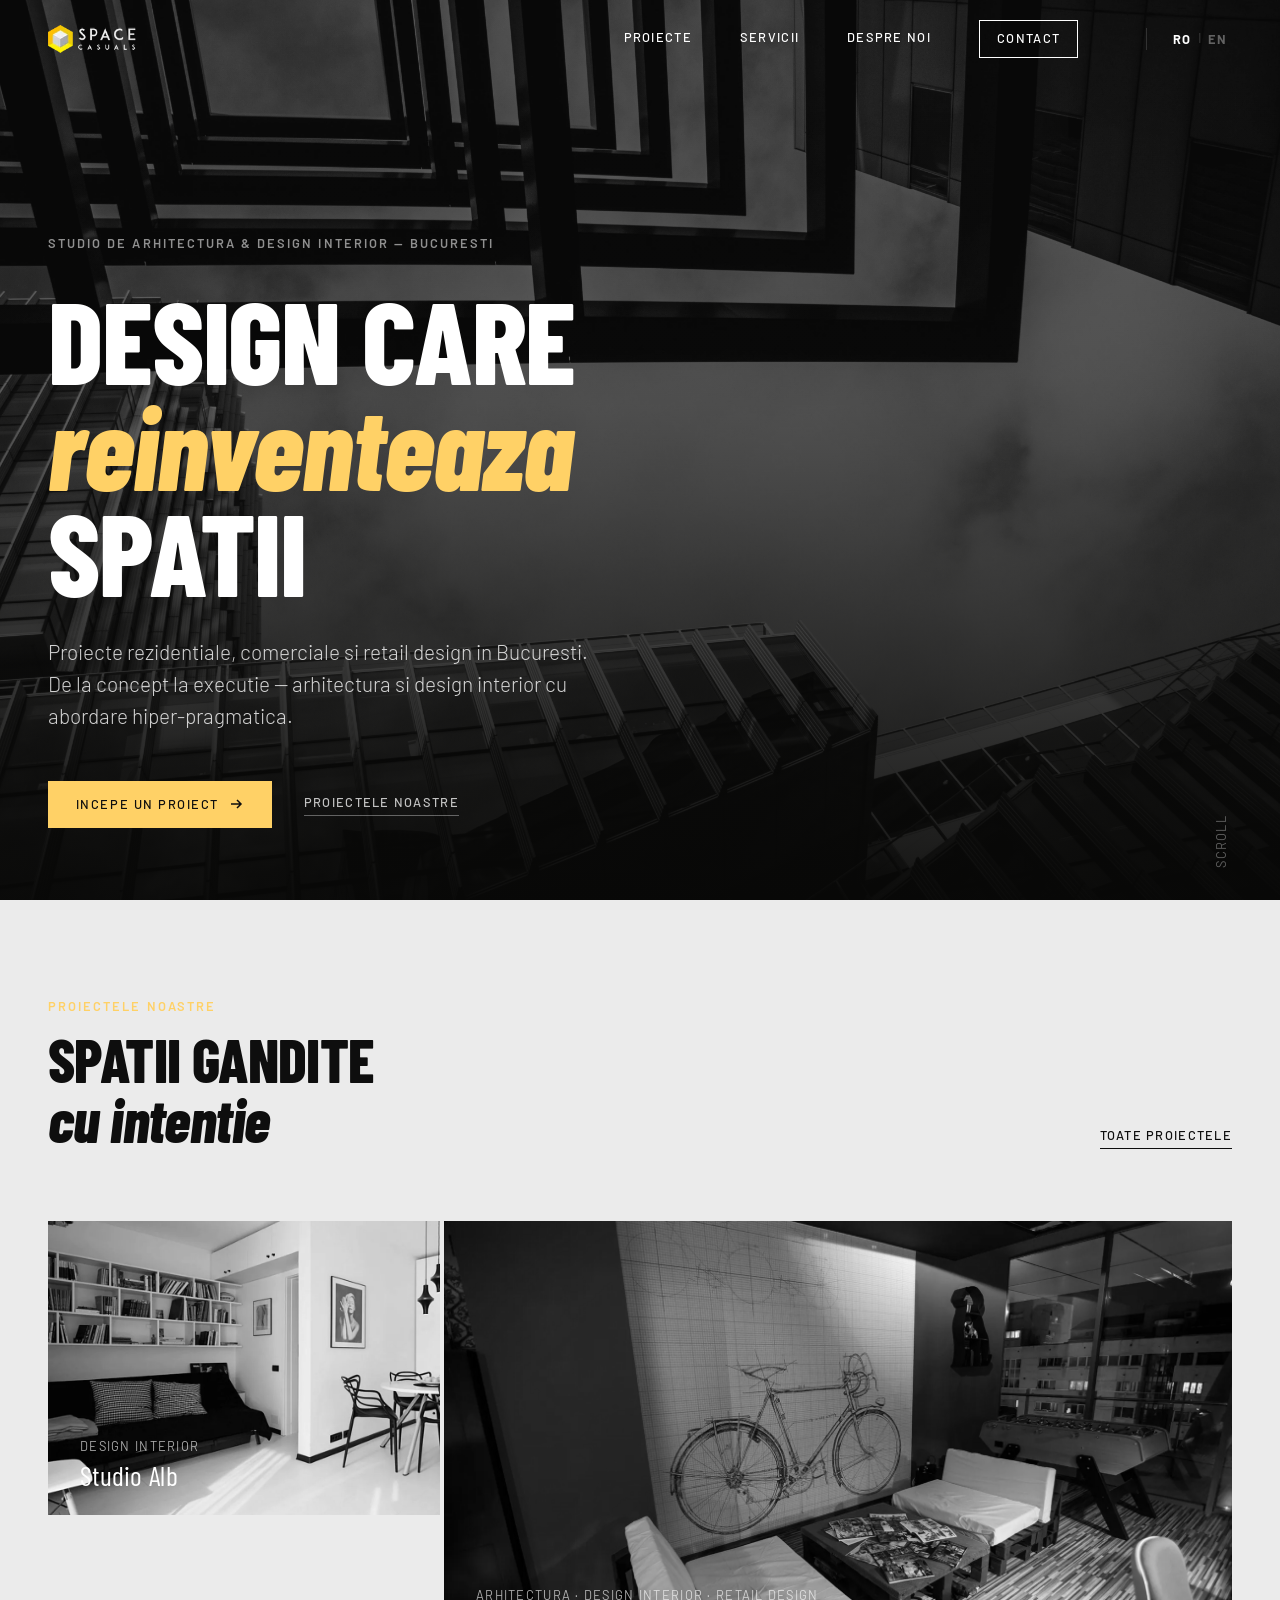
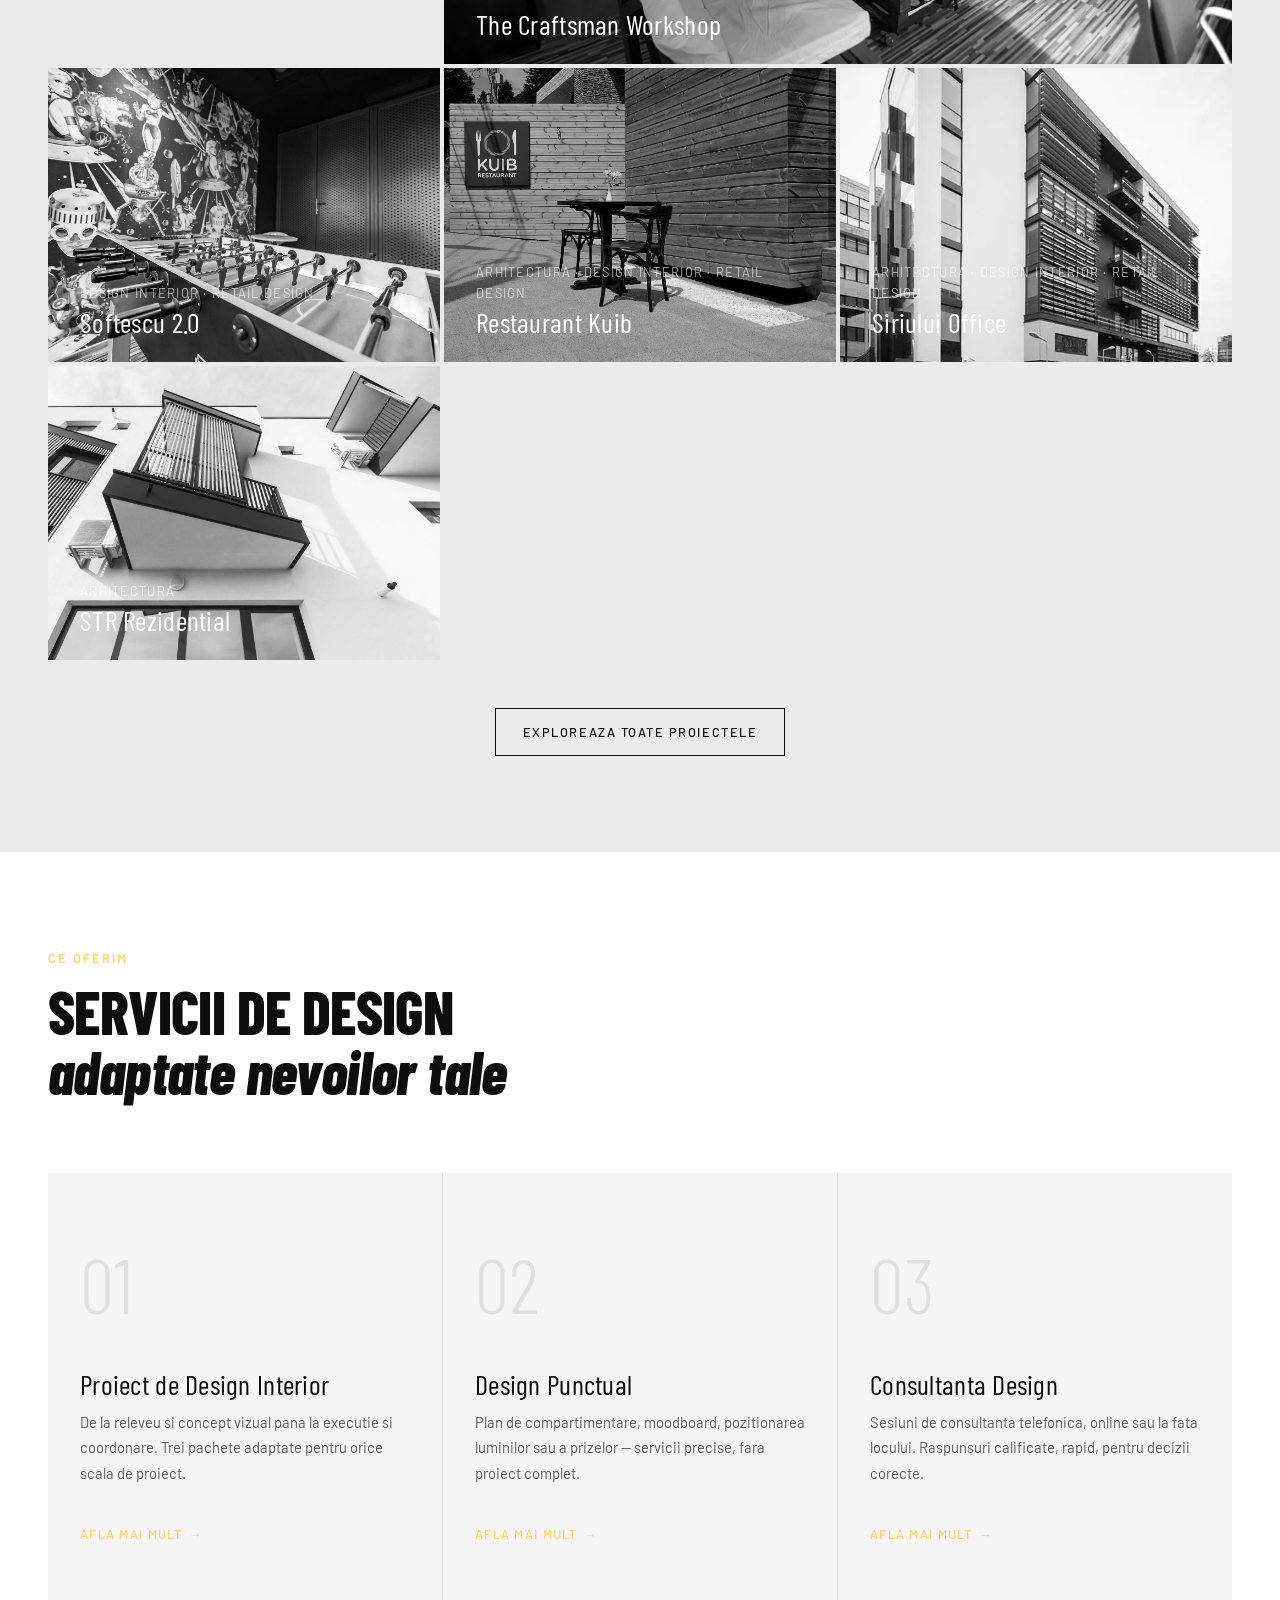
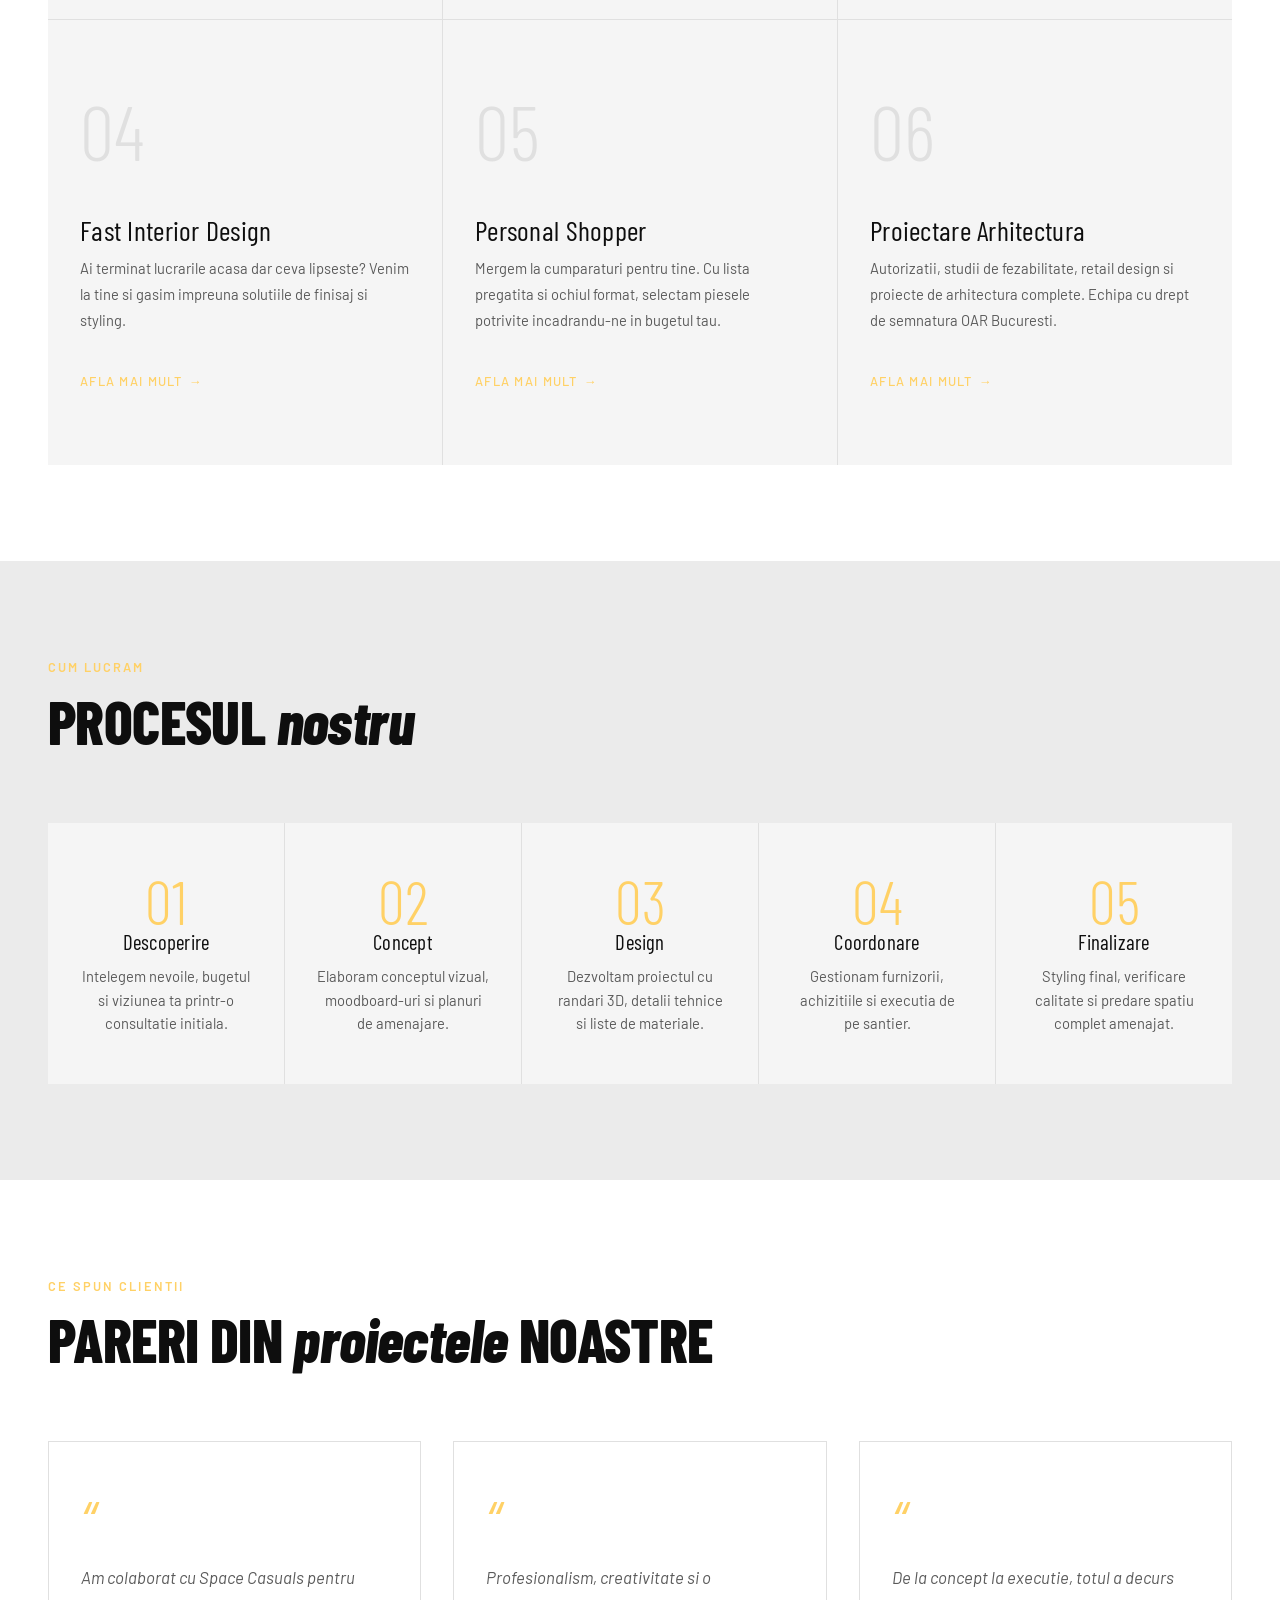
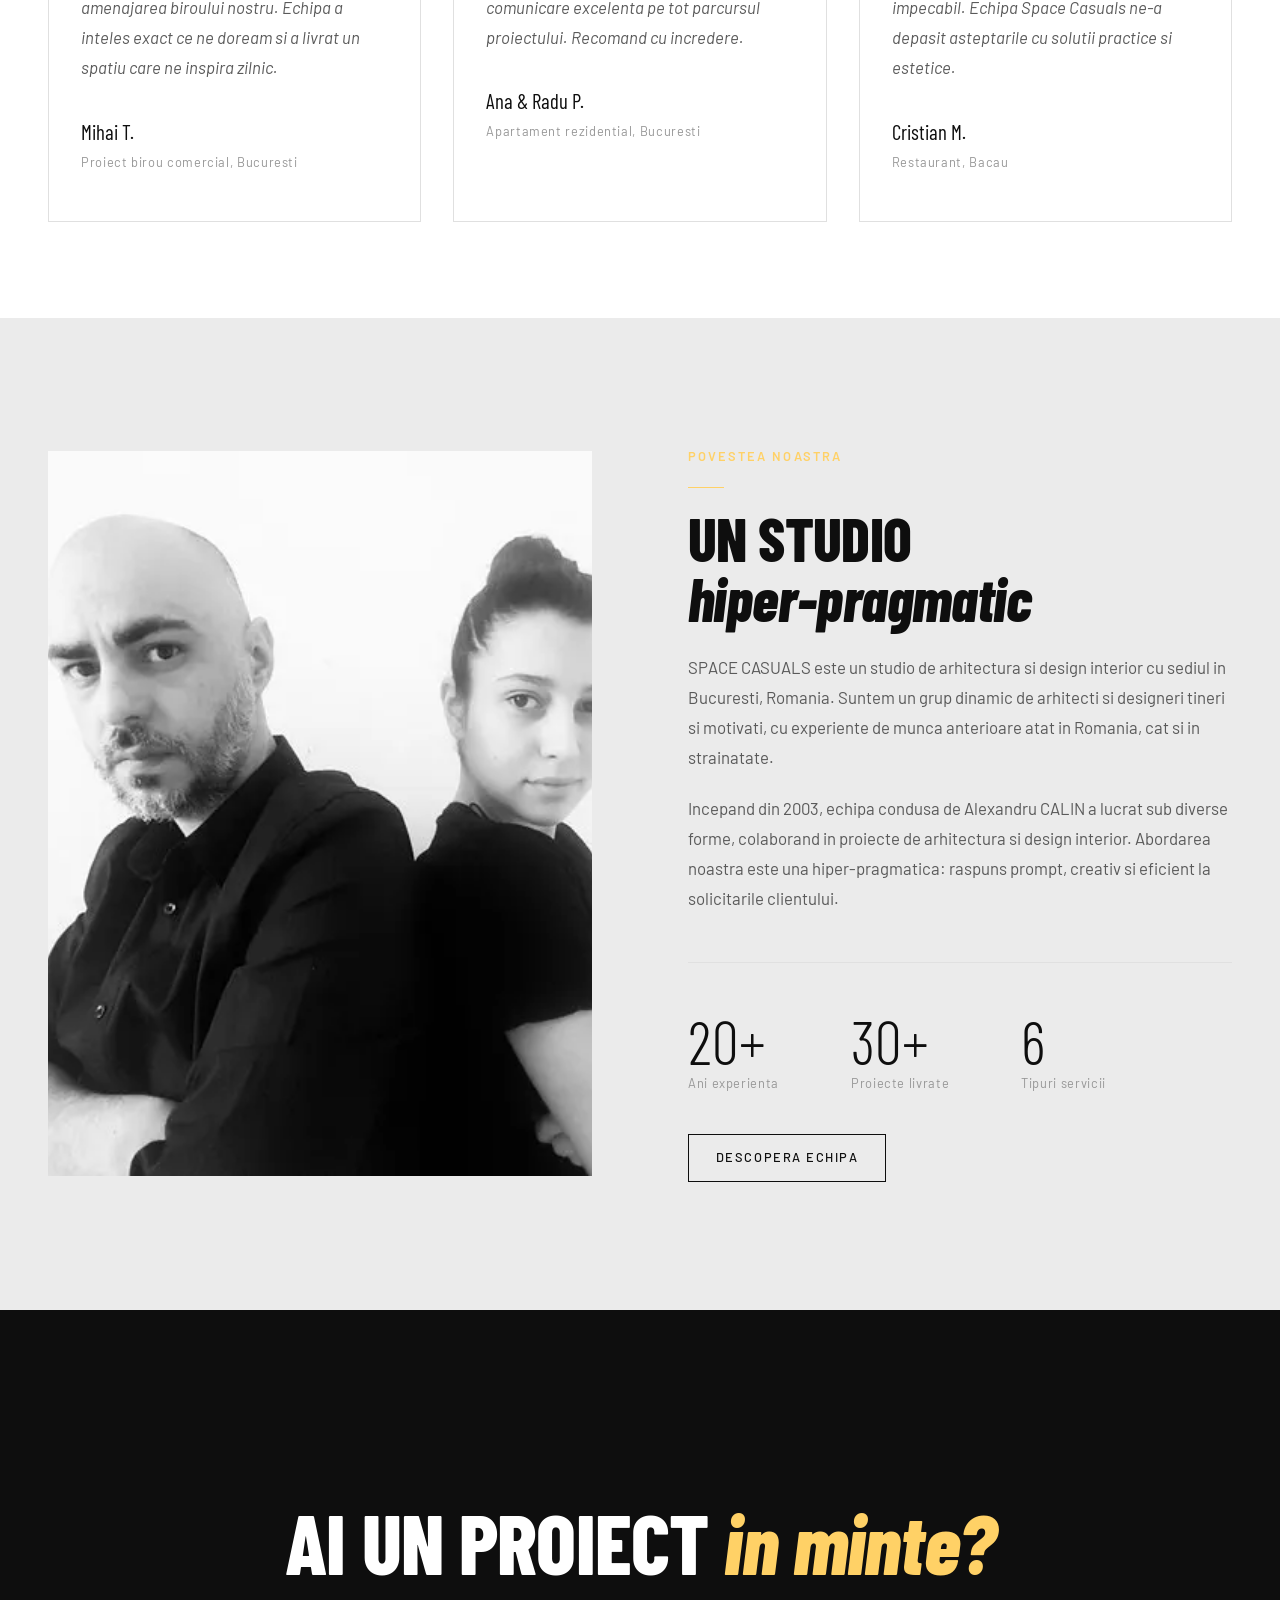
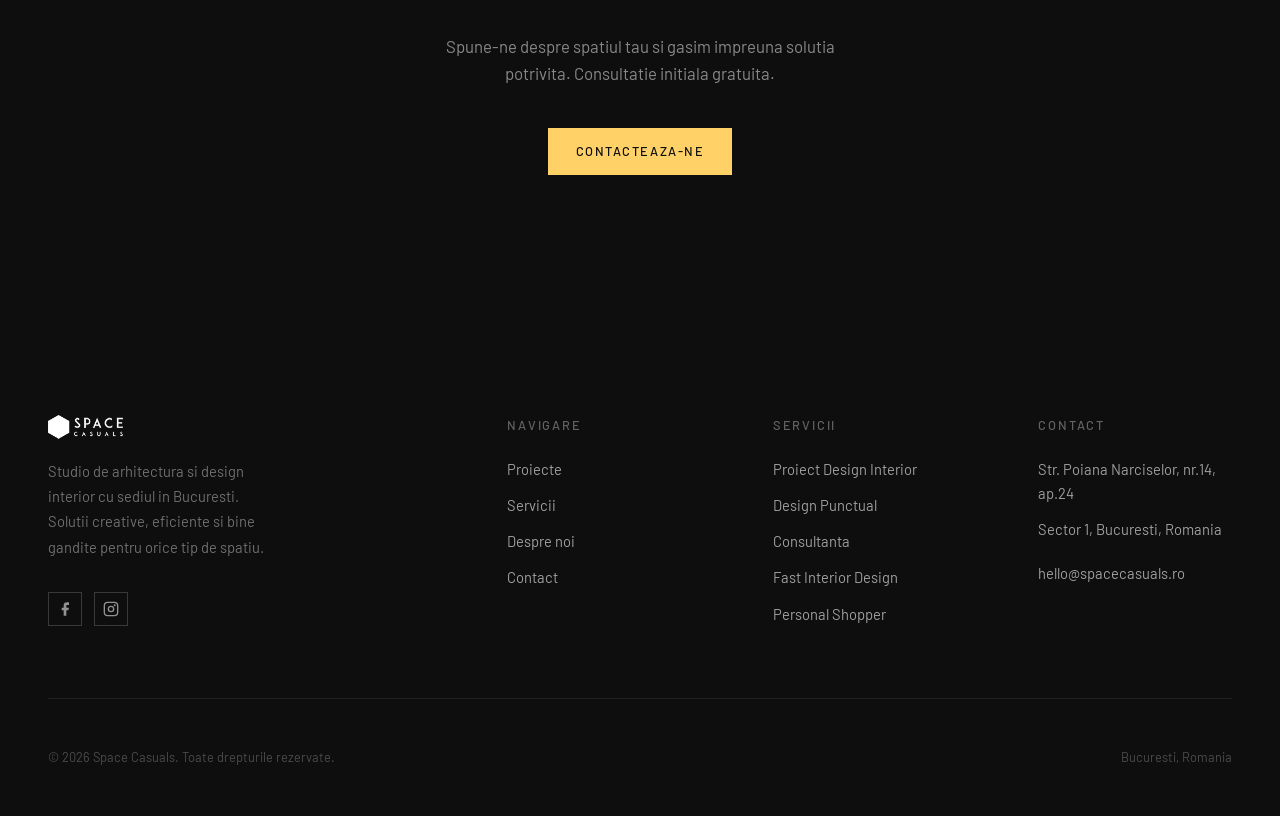
<file: index.html>
<!DOCTYPE html>
<html lang="ro">
<head>
  <meta charset="UTF-8" />
  <meta name="viewport" content="width=device-width, initial-scale=1.0" />
  <title>Space Casuals — Studio de Arhitectura & Design Interior, Bucuresti</title>
  <meta name="description" content="Space Casuals este un studio de arhitectura si design interior din Bucuresti. Proiecte rezidentiale, comerciale si retail — de la concept la executie." />
  <link rel="icon" href="assets/images/shared/favicon.webp" />
  <link rel="preconnect" href="https://fonts.googleapis.com" />
  <link rel="preconnect" href="https://fonts.gstatic.com" crossorigin />
  <link rel="stylesheet" href="css/style.css" />
  <script>(function(){var l=localStorage.getItem('sc-lang');if(l==='en')document.documentElement.setAttribute('lang','en');})();</script>

  <!-- SEO: canonical & hreflang -->
  <link rel="canonical" href="https://spacecasuals.ro/" />
  <link rel="alternate" hreflang="ro" href="https://spacecasuals.ro/" />
  <link rel="alternate" hreflang="en" href="https://spacecasuals.ro/" />
  <link rel="alternate" hreflang="x-default" href="https://spacecasuals.ro/" />

  <!-- SEO: Open Graph -->
  <meta property="og:type"        content="website" />
  <meta property="og:url"         content="https://spacecasuals.ro/" />
  <meta property="og:title"       content="Space Casuals — Studio de Arhitectura & Design Interior, Bucuresti" />
  <meta property="og:description" content="Space Casuals este un studio de arhitectura si design interior din Bucuresti. Proiecte rezidentiale, comerciale si retail — de la concept la executie." />
  <meta property="og:image"       content="https://spacecasuals.ro/assets/images/hero-interior.webp" />
  <meta property="og:site_name"   content="Space Casuals" />
  <meta property="og:locale"      content="ro_RO" />

  <!-- SEO: Twitter Card -->
  <meta name="twitter:card"        content="summary_large_image" />
  <meta name="twitter:site"        content="@CasualsSpace" />
  <meta name="twitter:title"       content="Space Casuals — Studio de Arhitectura & Design Interior, Bucuresti" />
  <meta name="twitter:description" content="Space Casuals este un studio de arhitectura si design interior din Bucuresti. Proiecte rezidentiale, comerciale si retail — de la concept la executie." />
  <meta name="twitter:image"       content="https://spacecasuals.ro/assets/images/hero-interior.webp" />

  <!-- SEO: JSON-LD -->
  <script type="application/ld+json">
{
  "@context": "https://schema.org",
  "@type": "ProfessionalService",
  "name": "Space Casuals",
  "description": "Studio de arhitectura si design interior din Bucuresti, Romania. Proiecte rezidentiale, comerciale si retail — de la concept la executie.",
  "url": "https://spacecasuals.ro",
  "email": "hello@spacecasuals.ro",
  "address": {
    "@type": "PostalAddress",
    "streetAddress": "Str. Poiana Narciselor, nr.14, ap.24",
    "addressLocality": "Bucuresti",
    "postalCode": "010000",
    "addressCountry": "RO"
  },
  "geo": {
    "@type": "GeoCoordinates",
    "latitude": 44.4268,
    "longitude": 26.1025
  },
  "openingHours": "Mo-Fr 09:00-18:00",
  "sameAs": [
    "https://www.facebook.com/SPACE-Casuals-322028561666826/",
    "https://www.instagram.com/spacecasuals/"
  ],
  "priceRange": "$$",
  "areaServed": {
    "@type": "City",
    "name": "Bucuresti"
  },
  "image": "https://spacecasuals.ro/assets/images/hero-interior.webp",
  "foundingDate": "2003",
  "numberOfEmployees": "4",
  "knowsAbout": ["Architecture", "Interior Design", "Retail Design"]
}
  </script>
</head>
<body>

<nav class="nav on-dark" role="navigation" aria-label="Navigation">
  <div class="nav__inner">
    <a href="index.html" class="nav__logo" aria-label="Space Casuals — Acasa">
      <img src="assets/images/shared/logo-header.webp" class="nav__logo-img nav__logo--dark" alt="Space Casuals" />
      <img src="assets/images/shared/logo-footer.webp" class="nav__logo-img nav__logo--light" alt="Space Casuals" />
    </a>
    <div class="nav__links">
      <a href="portfolio/index.html" class="nav__link"><span class="lang-ro">Proiecte</span><span class="lang-en">Projects</span></a>
      <a href="services/index.html" class="nav__link"><span class="lang-ro">Servicii</span><span class="lang-en">Services</span></a>
      <a href="about/index.html" class="nav__link"><span class="lang-ro">Despre noi</span><span class="lang-en">About</span></a>
      <a href="contact/index.html" class="nav__cta">Contact</a>
      <div class="nav__lang">
        <button class="lang-btn active" data-lang="ro">RO</button>
        <span class="nav__lang-sep">|</span>
        <button class="lang-btn" data-lang="en">EN</button>
      </div>
    </div>
    <button class="nav__burger" aria-label="Menu" aria-expanded="false"><span></span><span></span><span></span></button>
  </div>
</nav>

<div class="nav-mobile" role="dialog" aria-modal="true" aria-label="Mobile navigation">
  <nav class="nav-mobile__links">
    <a href="portfolio/index.html" class="nav-mobile__link"><span class="lang-ro">Proiecte</span><span class="lang-en">Projects</span></a>
    <a href="services/index.html" class="nav-mobile__link"><span class="lang-ro">Servicii</span><span class="lang-en">Services</span></a>
    <a href="about/index.html" class="nav-mobile__link"><span class="lang-ro">Despre noi</span><span class="lang-en">About</span></a>
    <a href="contact/index.html" class="nav-mobile__link">Contact</a>
  </nav>
  <div class="nav-mobile__lang">
    <button class="lang-btn active" data-lang="ro">RO</button>
    <span class="nav__lang-sep">/</span>
    <button class="lang-btn" data-lang="en">EN</button>
  </div>
  <div class="nav-mobile__footer">
    <p>Str. Poiana Narciselor, nr.14, ap.24<br><span class="lang-ro">Sector 1, Bucuresti</span><span class="lang-en">Sector 1, Bucharest</span></p>
    <p style="margin-top:0.5em"></p>
    <p style="margin-top:0.25em"><a href="mailto:hello@spacecasuals.ro">hello@spacecasuals.ro</a></p>
  </div>
</div>

<main>

<section class="hero" aria-label="Hero">
  <img class="hero__bg" src="assets/images/hero-interior.webp" alt="Proiect de design interior realizat de Space Casuals in Bucuresti" loading="eager" width="1920" height="1080" />
  <div class="hero__overlay" aria-hidden="true"></div>
  <div class="hero__inner">
    <span class="label label--white hero__eyebrow">
      <span class="lang-ro">Studio de Arhitectura &amp; Design Interior &mdash; Bucuresti</span>
      <span class="lang-en">Architecture &amp; Interior Design Studio &mdash; Bucharest</span>
    </span>
    <h1 class="hero__title">
      <span class="lang-ro">Design care <em>reinventeaza</em> spatii</span>
      <span class="lang-en">Design that <em>reinvents</em> spaces</span>
    </h1>
    <p class="hero__sub">
      <span class="lang-ro">Proiecte rezidentiale, comerciale si retail design in Bucuresti. De la concept la executie — arhitectura si design interior cu abordare hiper-pragmatica.</span>
      <span class="lang-en">Residential, commercial and retail design projects in Bucharest. From concept to execution — architecture and interior design with a hyper-pragmatic approach.</span>
    </p>
    <div class="hero__cta-row">
      <a href="contact/index.html" class="btn btn--accent">
        <span class="lang-ro">Incepe un proiect</span><span class="lang-en">Start a project</span>
        <svg viewBox="0 0 16 16" fill="none" stroke="currentColor" stroke-width="1.5"><path d="M3 8h10M9 4l4 4-4 4"/></svg>
      </a>
      <a href="portfolio/index.html" class="t-link t-link--white">
        <span class="lang-ro">Proiectele noastre</span><span class="lang-en">Our projects</span>
      </a>
    </div>
  </div>
  <span class="hero__scroll-hint" aria-hidden="true">Scroll</span>
</section>


<section class="section section--alt" aria-labelledby="portfolio-heading">
  <div class="container--wide">
    <div class="section__header section__header--row reveal">
      <div>
        <span class="label section__eyebrow"><span class="lang-ro">Proiectele noastre</span><span class="lang-en">Our projects</span></span>
        <h2 id="portfolio-heading" class="section__title">
          <span class="lang-ro">Spatii gandite<br><em>cu intentie</em></span>
          <span class="lang-en">Spaces designed<br><em>with intention</em></span>
        </h2>
      </div>
      <a href="portfolio/index.html" class="t-link"><span class="lang-ro">Toate proiectele</span><span class="lang-en">All projects</span></a>
    </div>

    <div class="portfolio-grid">
      <a class="p-card reveal" href="portfolio/studio-alb/index.html" data-cat="design-interior">
        <img class="p-card__img" src="portfolio/studio-alb/images/studio-alb-02.webp" alt="Studio Alb — apartament minimalist cu pereti albi si lemn natural, design interior Bucuresti" loading="lazy" width="800" height="600" />
        <div class="p-card__overlay" aria-hidden="true"></div>
        <div class="p-card__info">
          <p class="p-card__cat"><span class="lang-ro">Design Interior</span><span class="lang-en">Interior Design</span></p>
          <h3 class="p-card__title">Studio Alb</h3>
        </div>
      </a>
      <a class="p-card p-card--wide reveal reveal-delay-1" href="portfolio/the-craftsman-workshop/index.html" data-cat="arhitectura design-interior retail-design">
        <img class="p-card__img" src="portfolio/the-craftsman-workshop/images/craftsman-workshop-02.webp" alt="The Craftsman Workshop — spatiu de birouri cu materiale brute si design industrial" loading="lazy" width="1200" height="675" />
        <div class="p-card__overlay" aria-hidden="true"></div>
        <div class="p-card__info">
          <p class="p-card__cat"><span class="lang-ro">Arhitectura &middot; Design Interior &middot; Retail Design</span><span class="lang-en">Architecture &middot; Interior Design &middot; Retail Design</span></p>
          <h3 class="p-card__title">The Craftsman Workshop</h3>
        </div>
      </a>
      <a class="p-card reveal reveal-delay-1" href="portfolio/softescu-2-0/index.html" data-cat="design-interior retail-design">
        <img class="p-card__img" src="portfolio/softescu-2-0/images/softescu-office-03.webp" alt="Softescu 2.0 — birou IT modern cu zone de relaxare si spatii deschise" loading="lazy" width="800" height="600" />
        <div class="p-card__overlay" aria-hidden="true"></div>
        <div class="p-card__info">
          <p class="p-card__cat"><span class="lang-ro">Design Interior &middot; Retail Design</span><span class="lang-en">Interior Design &middot; Retail Design</span></p>
          <h3 class="p-card__title">Softescu 2.0</h3>
        </div>
      </a>
      <a class="p-card reveal reveal-delay-2" href="portfolio/kuib/index.html" data-cat="arhitectura design-interior retail-design">
        <img class="p-card__img" src="portfolio/kuib/images/kuib-restaurant-04.webp" alt="Restaurant Kuib — design interior restaurant cu atmosfera calda si materiale naturale" loading="lazy" width="800" height="600" />
        <div class="p-card__overlay" aria-hidden="true"></div>
        <div class="p-card__info">
          <p class="p-card__cat"><span class="lang-ro">Arhitectura &middot; Design Interior &middot; Retail Design</span><span class="lang-en">Architecture &middot; Interior Design &middot; Retail Design</span></p>
          <h3 class="p-card__title">Restaurant Kuib</h3>
        </div>
      </a>
      <a class="p-card reveal reveal-delay-1" href="portfolio/siriului-office/index.html" data-cat="arhitectura design-interior retail-design">
        <img class="p-card__img" src="portfolio/siriului-office/images/siriului-office-01.webp" alt="Siriului Office — spatiu de birouri contemporan cu iluminat natural generos" loading="lazy" width="800" height="600" />
        <div class="p-card__overlay" aria-hidden="true"></div>
        <div class="p-card__info">
          <p class="p-card__cat"><span class="lang-ro">Arhitectura &middot; Design Interior &middot; Retail Design</span><span class="lang-en">Architecture &middot; Interior Design &middot; Retail Design</span></p>
          <h3 class="p-card__title">Siriului Office</h3>
        </div>
      </a>
      <a class="p-card reveal reveal-delay-2" href="portfolio/str-rezidential/index.html" data-cat="arhitectura">
        <img class="p-card__img" src="portfolio/str-rezidential/images/str-rezidential-04.webp" alt="STR Rezidential — proiect de arhitectura rezidentiala cu fatada moderna" loading="lazy" width="800" height="600" />
        <div class="p-card__overlay" aria-hidden="true"></div>
        <div class="p-card__info">
          <p class="p-card__cat"><span class="lang-ro">Arhitectura</span><span class="lang-en">Architecture</span></p>
          <h3 class="p-card__title">STR Rezidential</h3>
        </div>
      </a>
    </div>

    <div style="text-align:center;margin-top:var(--sp-lg);" class="reveal">
      <a href="portfolio/index.html" class="btn btn--outline">
        <span class="lang-ro">Exploreaza toate proiectele</span><span class="lang-en">Explore all projects</span>
      </a>
    </div>
  </div>
</section>

<section class="section section--white" aria-labelledby="services-heading">
  <div class="container--wide">
    <div class="section__header reveal">
      <span class="label section__eyebrow"><span class="lang-ro">Ce oferim</span><span class="lang-en">What we offer</span></span>
      <h2 id="services-heading" class="section__title">
        <span class="lang-ro">Servicii de design<br><em>adaptate nevoilor tale</em></span>
        <span class="lang-en">Design services<br><em>tailored to your needs</em></span>
      </h2>
    </div>
    <div class="services-grid">
      <article class="s-card reveal">
        <span class="s-card__num" aria-hidden="true">01</span>
        <h3 class="s-card__title"><span class="lang-ro">Proiect de Design Interior</span><span class="lang-en">Interior Design Project</span></h3>
        <p class="s-card__desc"><span class="lang-ro">De la releveu si concept vizual pana la executie si coordonare. Trei pachete adaptate pentru orice scala de proiect.</span><span class="lang-en">From survey to visual concept through to execution and coordination. Three packages for any project scale.</span></p>
        <a href="services/index.html#proiect" class="s-card__arrow"><span class="lang-ro">Afla mai mult</span><span class="lang-en">Learn more</span> &rarr;</a>
      </article>
      <article class="s-card reveal reveal-delay-1">
        <span class="s-card__num" aria-hidden="true">02</span>
        <h3 class="s-card__title"><span class="lang-ro">Design Punctual</span><span class="lang-en">Spot Design</span></h3>
        <p class="s-card__desc"><span class="lang-ro">Plan de compartimentare, moodboard, pozitionarea luminilor sau a prizelor &mdash; servicii precise, fara proiect complet.</span><span class="lang-en">Floor plans, moodboards, lighting or outlet positioning &mdash; precise services without a full project.</span></p>
        <a href="services/index.html#punctual" class="s-card__arrow"><span class="lang-ro">Afla mai mult</span><span class="lang-en">Learn more</span> &rarr;</a>
      </article>
      <article class="s-card reveal reveal-delay-2">
        <span class="s-card__num" aria-hidden="true">03</span>
        <h3 class="s-card__title"><span class="lang-ro">Consultanta Design</span><span class="lang-en">Design Consultation</span></h3>
        <p class="s-card__desc"><span class="lang-ro">Sesiuni de consultanta telefonica, online sau la fata locului. Raspunsuri calificate, rapid, pentru decizii corecte.</span><span class="lang-en">Phone, online or on-site consultation sessions. Qualified answers, quickly, for sound decisions.</span></p>
        <a href="services/index.html#consultanta" class="s-card__arrow"><span class="lang-ro">Afla mai mult</span><span class="lang-en">Learn more</span> &rarr;</a>
      </article>
      <article class="s-card reveal reveal-delay-1">
        <span class="s-card__num" aria-hidden="true">04</span>
        <h3 class="s-card__title">Fast Interior Design</h3>
        <p class="s-card__desc"><span class="lang-ro">Ai terminat lucrarile acasa dar ceva lipseste? Venim la tine si gasim impreuna solutiile de finisaj si styling.</span><span class="lang-en">Works are done but something feels missing? We come to you and find the finishing and styling solutions.</span></p>
        <a href="services/index.html#fast" class="s-card__arrow"><span class="lang-ro">Afla mai mult</span><span class="lang-en">Learn more</span> &rarr;</a>
      </article>
      <article class="s-card reveal reveal-delay-2">
        <span class="s-card__num" aria-hidden="true">05</span>
        <h3 class="s-card__title">Personal Shopper</h3>
        <p class="s-card__desc"><span class="lang-ro">Mergem la cumparaturi pentru tine. Cu lista pregatita si ochiul format, selectam piesele potrivite incadrandu-ne in bugetul tau.</span><span class="lang-en">We shop for you. With a prepared list and a trained eye, we select the right pieces within your budget.</span></p>
        <a href="services/index.html#shopper" class="s-card__arrow"><span class="lang-ro">Afla mai mult</span><span class="lang-en">Learn more</span> &rarr;</a>
      </article>
      <article class="s-card reveal reveal-delay-3">
        <span class="s-card__num" aria-hidden="true">06</span>
        <h3 class="s-card__title"><span class="lang-ro">Proiectare Arhitectura</span><span class="lang-en">Architecture Design</span></h3>
        <p class="s-card__desc"><span class="lang-ro">Autorizatii, studii de fezabilitate, retail design si proiecte de arhitectura complete. Echipa cu drept de semnatura OAR Bucuresti.</span><span class="lang-en">Permits, feasibility studies, retail design and complete architecture projects. Team registered with OAR Bucharest.</span></p>
        <a href="services/index.html" class="s-card__arrow"><span class="lang-ro">Afla mai mult</span><span class="lang-en">Learn more</span> &rarr;</a>
      </article>
    </div>
  </div>
</section>

<!-- Process / How we work -->
<section class="section section--alt" aria-labelledby="process-heading">
  <div class="container--wide">
    <div class="section__header reveal">
      <span class="label section__eyebrow"><span class="lang-ro">Cum lucram</span><span class="lang-en">How we work</span></span>
      <h2 id="process-heading" class="section__title">
        <span class="lang-ro">Procesul <em>nostru</em></span>
        <span class="lang-en">Our <em>process</em></span>
      </h2>
    </div>
    <div class="process-grid reveal reveal-delay-1">
      <div class="process-step">
        <span class="process-step__num">01</span>
        <h3 class="process-step__title"><span class="lang-ro">Descoperire</span><span class="lang-en">Discovery</span></h3>
        <p class="process-step__desc"><span class="lang-ro">Intelegem nevoile, bugetul si viziunea ta printr-o consultatie initiala.</span><span class="lang-en">We understand your needs, budget and vision through an initial consultation.</span></p>
      </div>
      <div class="process-step">
        <span class="process-step__num">02</span>
        <h3 class="process-step__title"><span class="lang-ro">Concept</span><span class="lang-en">Concept</span></h3>
        <p class="process-step__desc"><span class="lang-ro">Elaboram conceptul vizual, moodboard-uri si planuri de amenajare.</span><span class="lang-en">We develop the visual concept, moodboards and layout plans.</span></p>
      </div>
      <div class="process-step">
        <span class="process-step__num">03</span>
        <h3 class="process-step__title"><span class="lang-ro">Design</span><span class="lang-en">Design</span></h3>
        <p class="process-step__desc"><span class="lang-ro">Dezvoltam proiectul cu randari 3D, detalii tehnice si liste de materiale.</span><span class="lang-en">We develop the project with 3D renders, technical details and material lists.</span></p>
      </div>
      <div class="process-step">
        <span class="process-step__num">04</span>
        <h3 class="process-step__title"><span class="lang-ro">Coordonare</span><span class="lang-en">Coordination</span></h3>
        <p class="process-step__desc"><span class="lang-ro">Gestionam furnizorii, achizitiile si executia de pe santier.</span><span class="lang-en">We manage suppliers, procurement and on-site execution.</span></p>
      </div>
      <div class="process-step">
        <span class="process-step__num">05</span>
        <h3 class="process-step__title"><span class="lang-ro">Finalizare</span><span class="lang-en">Completion</span></h3>
        <p class="process-step__desc"><span class="lang-ro">Styling final, verificare calitate si predare spatiu complet amenajat.</span><span class="lang-en">Final styling, quality check and handover of the fully designed space.</span></p>
      </div>
    </div>
  </div>
</section>

<!-- Testimonials -->
<section class="section section--white" aria-labelledby="testimonials-heading">
  <div class="container--wide">
    <div class="section__header reveal">
      <span class="label section__eyebrow"><span class="lang-ro">Ce spun clientii</span><span class="lang-en">What clients say</span></span>
      <h2 id="testimonials-heading" class="section__title">
        <span class="lang-ro">Pareri din <em>proiectele</em> noastre</span>
        <span class="lang-en">Feedback from <em>our projects</em></span>
      </h2>
    </div>
    <div class="testimonial-grid">
      <article class="testimonial reveal">
        <p class="testimonial__quote">
          <span class="lang-ro">Am colaborat cu Space Casuals pentru amenajarea biroului nostru. Echipa a inteles exact ce ne doream si a livrat un spatiu care ne inspira zilnic.</span>
          <span class="lang-en">We worked with Space Casuals on our office fit-out. The team understood exactly what we wanted and delivered a space that inspires us daily.</span>
        </p>
        <p class="testimonial__author">Mihai T.</p>
        <p class="testimonial__project"><span class="lang-ro">Proiect birou comercial, Bucuresti</span><span class="lang-en">Commercial office project, Bucharest</span></p>
      </article>
      <article class="testimonial reveal reveal-delay-1">
        <p class="testimonial__quote">
          <span class="lang-ro">Profesionalism, creativitate si o comunicare excelenta pe tot parcursul proiectului. Recomand cu incredere.</span>
          <span class="lang-en">Professionalism, creativity and excellent communication throughout the project. Highly recommended.</span>
        </p>
        <p class="testimonial__author">Ana & Radu P.</p>
        <p class="testimonial__project"><span class="lang-ro">Apartament rezidential, Bucuresti</span><span class="lang-en">Residential apartment, Bucharest</span></p>
      </article>
      <article class="testimonial reveal reveal-delay-2">
        <p class="testimonial__quote">
          <span class="lang-ro">De la concept la executie, totul a decurs impecabil. Echipa Space Casuals ne-a depasit asteptarile cu solutii practice si estetice.</span>
          <span class="lang-en">From concept to execution, everything went flawlessly. The Space Casuals team exceeded our expectations with practical and aesthetic solutions.</span>
        </p>
        <p class="testimonial__author">Cristian M.</p>
        <p class="testimonial__project"><span class="lang-ro">Restaurant, Bacau</span><span class="lang-en">Restaurant, Bacau</span></p>
      </article>
    </div>
  </div>
</section>

<section class="section section--alt" aria-labelledby="about-heading">
  <div class="container--wide">
    <div class="about-split">
      <div class="reveal">
        <img class="about-img" src="about/images/team.webp" alt="Echipa Space Casuals in studio — arhitecti si designeri din Bucuresti" loading="lazy" width="800" height="1067" />
      </div>
      <div class="about-text reveal reveal-delay-1">
        <span class="label section__eyebrow"><span class="lang-ro">Povestea noastra</span><span class="lang-en">Our story</span></span>
        <div class="divider divider--sm"></div>
        <h2 id="about-heading" class="section__title">
          <span class="lang-ro">Un studio<br><em>hiper-pragmatic</em></span>
          <span class="lang-en">A<br><em>hyper-pragmatic</em> studio</span>
        </h2>
        <p style="margin-top:1.5rem">
          <span class="lang-ro">SPACE CASUALS este un studio de arhitectura si design interior cu sediul in Bucuresti, Romania. Suntem un grup dinamic de arhitecti si designeri tineri si motivati, cu experiente de munca anterioare atat in Romania, cat si in strainatate.</span>
          <span class="lang-en">SPACE CASUALS is an architecture and interior design studio based in Bucharest, Romania. We are a dynamic group of young, motivated architects and designers with work experience both in Romania and abroad.</span>
        </p>
        <p>
          <span class="lang-ro">Incepand din 2003, echipa condusa de Alexandru CALIN a lucrat sub diverse forme, colaborand in proiecte de arhitectura si design interior. Abordarea noastra este una hiper-pragmatica: raspuns prompt, creativ si eficient la solicitarile clientului.</span>
          <span class="lang-en">Since 2003, the team led by Alexandru CALIN has collaborated on architecture and interior design projects. Our approach is hyper-pragmatic: prompt, creative and efficient responses to each client's needs.</span>
        </p>
        <div class="about-stats">
          <div><div class="stat__num">20+</div><div class="stat__label"><span class="lang-ro">Ani experienta</span><span class="lang-en">Years experience</span></div></div>
          <div><div class="stat__num">30+</div><div class="stat__label"><span class="lang-ro">Proiecte livrate</span><span class="lang-en">Projects delivered</span></div></div>
          <div><div class="stat__num">6</div><div class="stat__label"><span class="lang-ro">Tipuri servicii</span><span class="lang-en">Service types</span></div></div>
        </div>
        <a href="about/index.html" class="btn btn--outline" style="margin-top:2.5rem">
          <span class="lang-ro">Descopera echipa</span><span class="lang-en">Meet the team</span>
        </a>
      </div>
    </div>
  </div>
</section>


<section class="cta-band" aria-labelledby="cta-heading">
  <div class="container--narrow" style="text-align:center;">
    <span class="label label--white reveal"><span class="lang-ro">Hai sa colaboram</span><span class="lang-en">Let's work together</span></span>
    <h2 id="cta-heading" class="cta-band__title reveal reveal-delay-1">
      <span class="lang-ro">Ai un proiect <em>in minte?</em></span>
      <span class="lang-en">Have a project <em>in mind?</em></span>
    </h2>
    <p style="color:rgba(255,255,255,0.5);max-width:44ch;margin:0 auto 2.5rem;font-size:var(--fs-base);" class="reveal reveal-delay-2">
      <span class="lang-ro">Spune-ne despre spatiul tau si gasim impreuna solutia potrivita. Consultatie initiala gratuita.</span>
      <span class="lang-en">Tell us about your space and we'll find the right solution together. Free initial consultation.</span>
    </p>
    <a href="contact/index.html" class="btn btn--accent reveal reveal-delay-3">
      <span class="lang-ro">Contacteaza-ne</span><span class="lang-en">Get in touch</span>
    </a>
  </div>
</section>

</main>

<footer class="footer" role="contentinfo">
  <div class="container--wide">
    <div class="footer__grid">
      <div>
        <img class="footer__logo" src="assets/images/shared/logo-footer.webp" alt="Space Casuals" />
        <p class="footer__tagline"><span class="lang-ro">Studio de arhitectura si design interior cu sediul in Bucuresti. Solutii creative, eficiente si bine gandite pentru orice tip de spatiu.</span><span class="lang-en">Architecture and interior design studio based in Bucharest. Creative, efficient and well-thought solutions for any type of space.</span></p>
        <div class="footer__social">
          <a href="https://www.facebook.com/SPACE-Casuals-322028561666826/" class="footer__soc" target="_blank" rel="noopener" aria-label="Facebook">
            <svg viewBox="0 0 24 24" xmlns="http://www.w3.org/2000/svg"><path d="M18 2h-3a5 5 0 00-5 5v3H7v4h3v8h4v-8h3l1-4h-4V7a1 1 0 011-1h3z"/></svg>
          </a>
          <a href="https://www.instagram.com/spacecasuals/" class="footer__soc" target="_blank" rel="noopener" aria-label="Instagram">
            <svg viewBox="0 0 24 24" xmlns="http://www.w3.org/2000/svg"><rect x="2" y="2" width="20" height="20" rx="5" ry="5" fill="none" stroke="currentColor" stroke-width="2"/><circle cx="12" cy="12" r="4" fill="none" stroke="currentColor" stroke-width="2"/><circle cx="17.5" cy="6.5" r="1.5" fill="currentColor"/></svg>
          </a>
        </div>
      </div>
      <div>
        <p class="footer__heading"><span class="lang-ro">Navigare</span><span class="lang-en">Navigation</span></p>
        <nav class="footer__links" aria-label="Footer navigation">
          <a href="portfolio/index.html" class="footer__link"><span class="lang-ro">Proiecte</span><span class="lang-en">Projects</span></a>
          <a href="services/index.html" class="footer__link"><span class="lang-ro">Servicii</span><span class="lang-en">Services</span></a>
          <a href="about/index.html" class="footer__link"><span class="lang-ro">Despre noi</span><span class="lang-en">About</span></a>
          <a href="contact/index.html" class="footer__link">Contact</a>
        </nav>
      </div>
      <div>
        <p class="footer__heading"><span class="lang-ro">Servicii</span><span class="lang-en">Services</span></p>
        <nav class="footer__links" aria-label="Footer services">
          <a href="services/index.html#proiect" class="footer__link"><span class="lang-ro">Proiect Design Interior</span><span class="lang-en">Interior Design Project</span></a>
          <a href="services/index.html#punctual" class="footer__link"><span class="lang-ro">Design Punctual</span><span class="lang-en">Spot Design</span></a>
          <a href="services/index.html#consultanta" class="footer__link"><span class="lang-ro">Consultanta</span><span class="lang-en">Consultation</span></a>
          <a href="services/index.html#fast" class="footer__link">Fast Interior Design</a>
          <a href="services/index.html#shopper" class="footer__link">Personal Shopper</a>
        </nav>
      </div>
      <div>
        <p class="footer__heading">Contact</p>
        <div class="footer__links">
          <span class="footer__link">Str. Poiana Narciselor, nr.14, ap.24</span>
          <span class="footer__link"><span class="lang-ro">Sector 1, Bucuresti, Romania</span><span class="lang-en">Sector 1, Bucharest, Romania</span></span>
          <a href="mailto:hello@spacecasuals.ro" class="footer__link" style="margin-top:0.5rem">hello@spacecasuals.ro</a>
        </div>
      </div>
    </div>
    <div class="footer__bottom">
      <span><span class="lang-ro">&copy; 2026 Space Casuals. Toate drepturile rezervate.</span><span class="lang-en">&copy; 2026 Space Casuals. All rights reserved.</span></span>
      <span><span class="lang-ro">Bucuresti, Romania</span><span class="lang-en">Bucharest, Romania</span></span>
    </div>
  </div>
</footer>

<script src="js/main.js" defer></script>
</body>
</html>
</file>
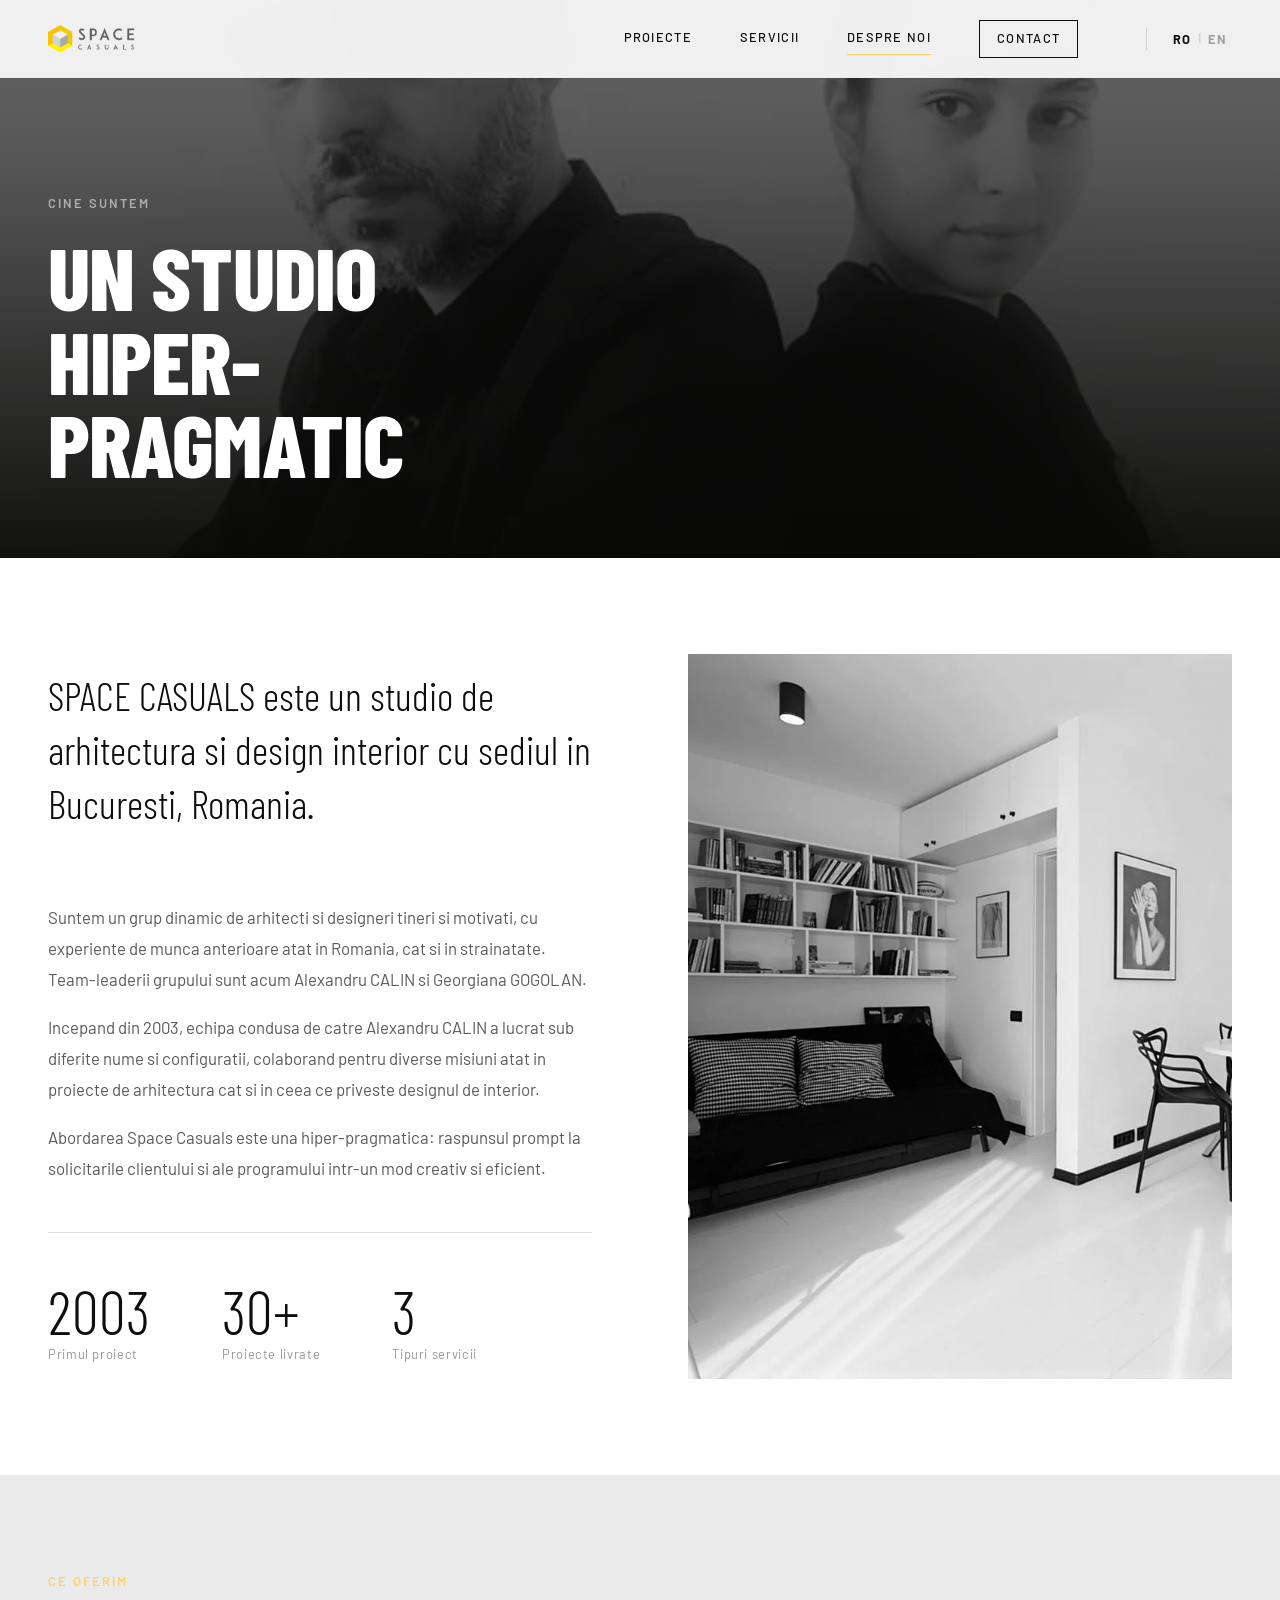
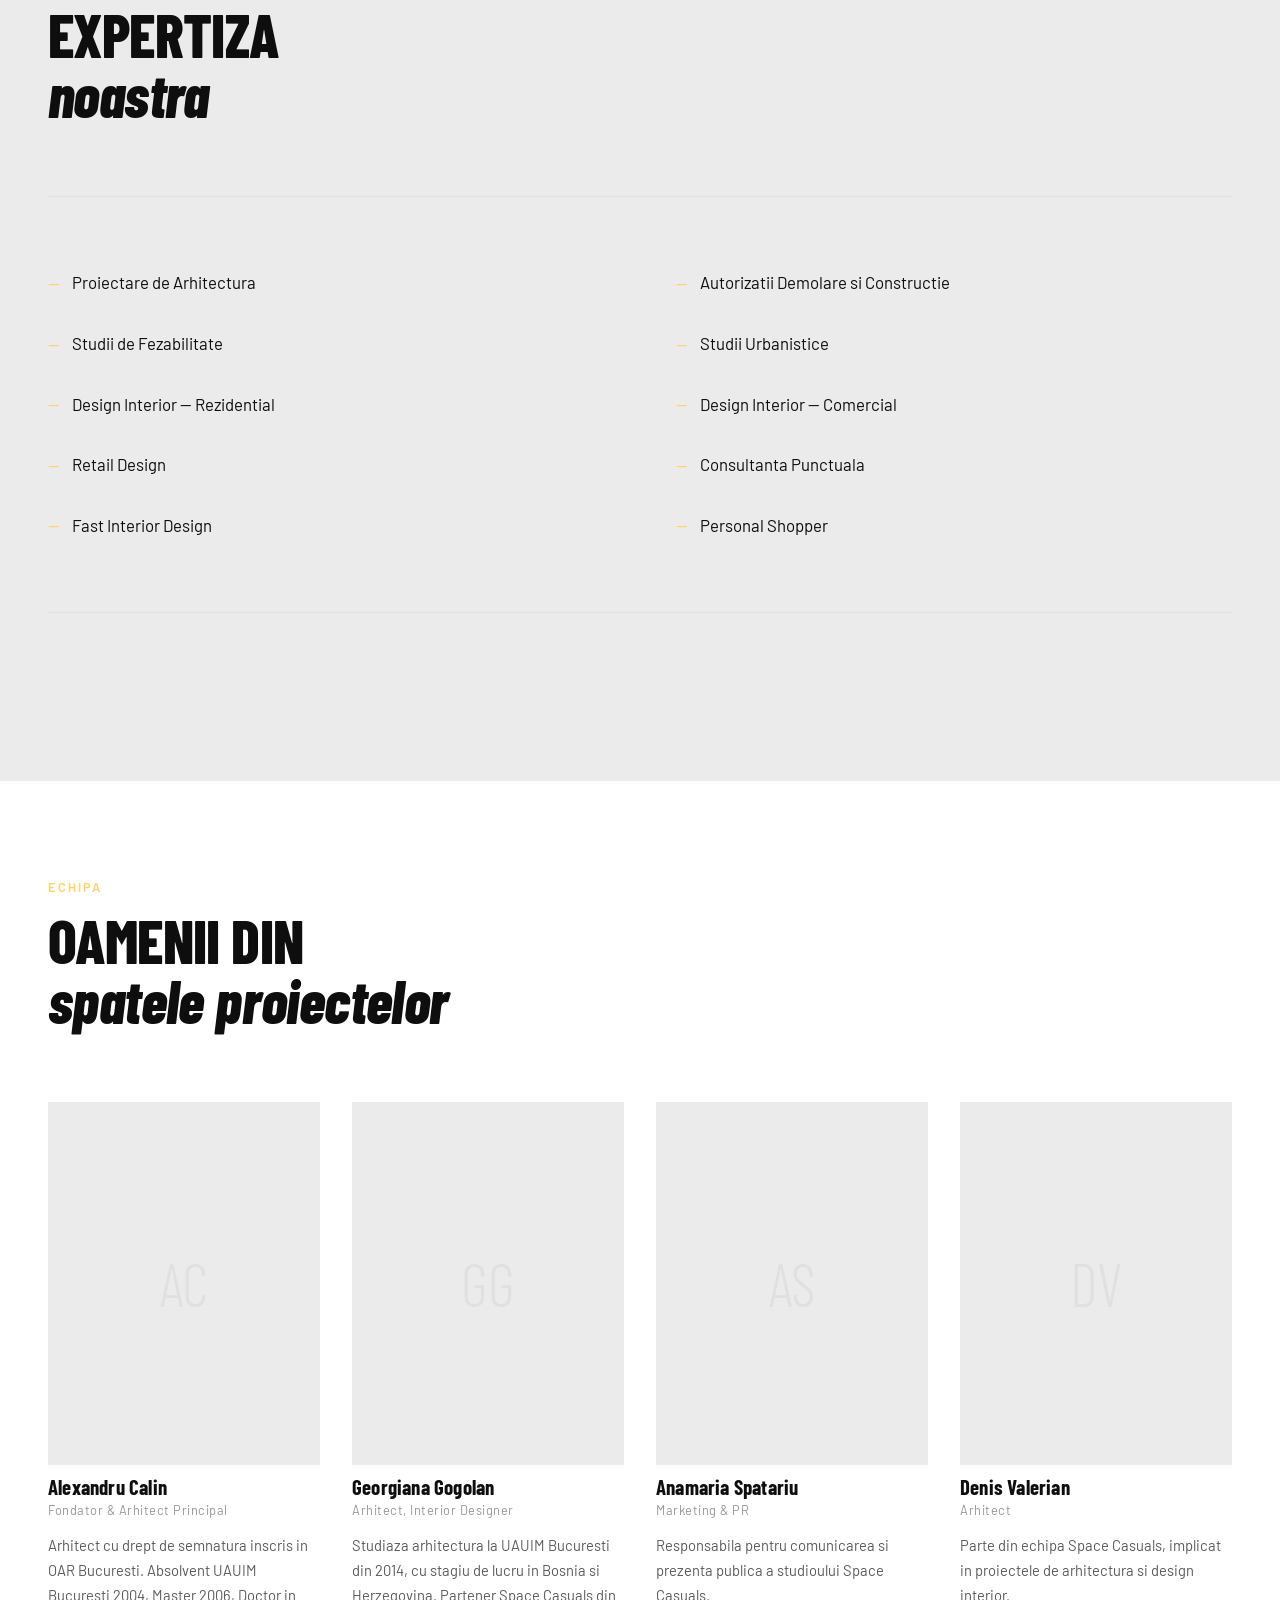
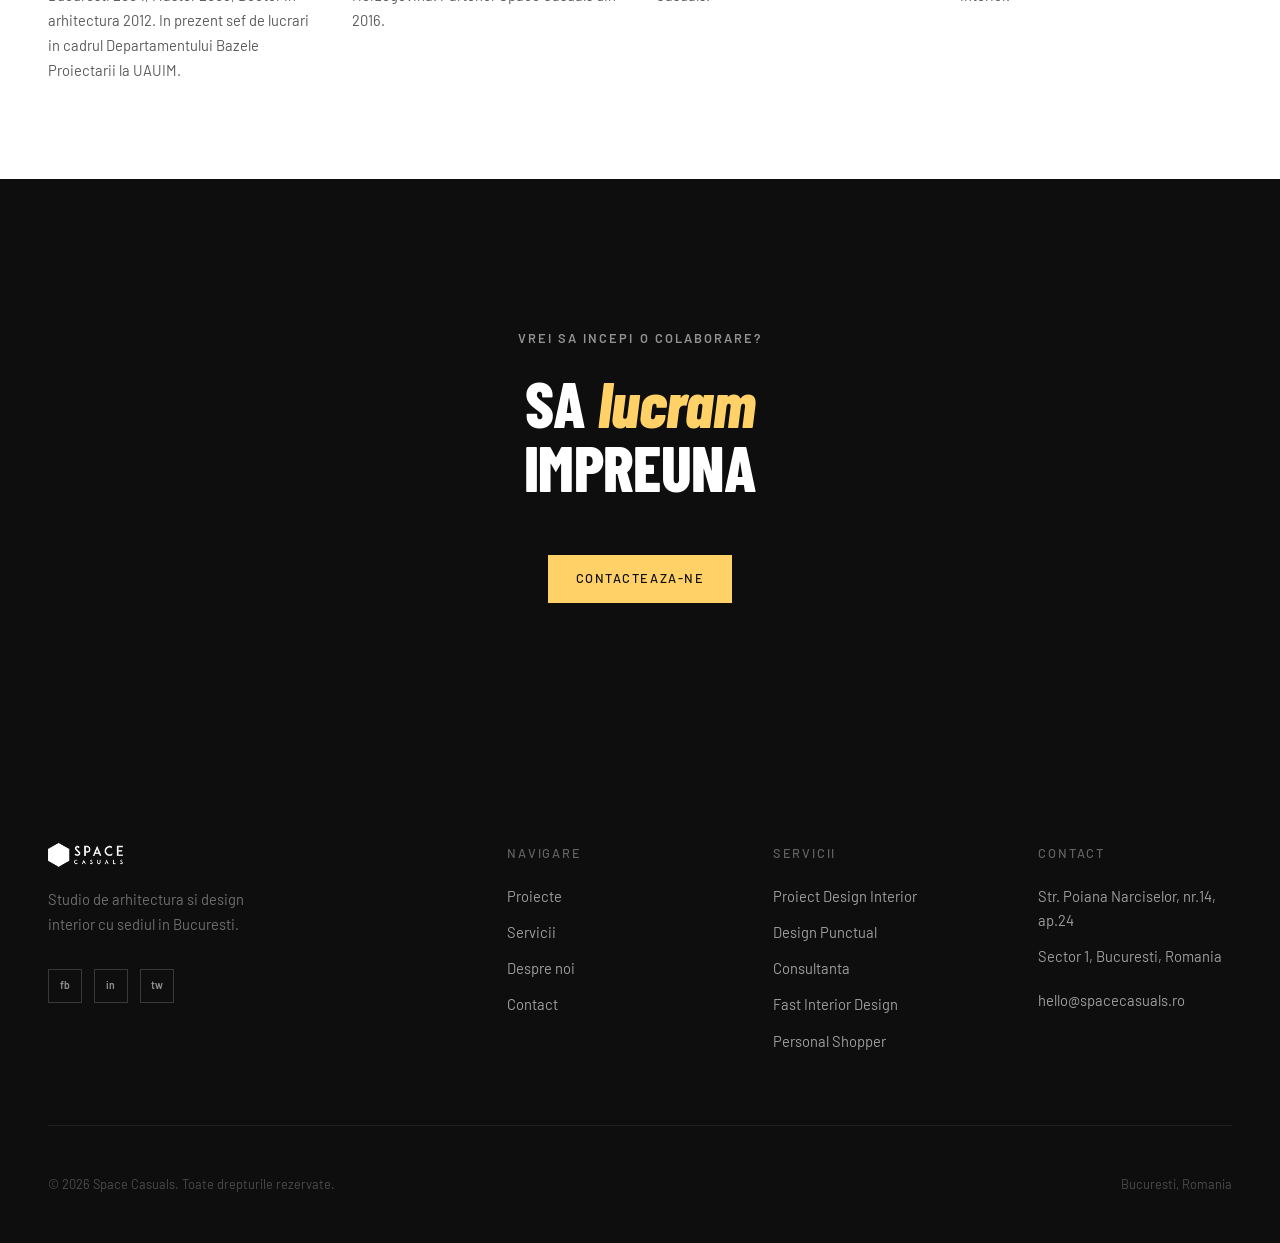
<file: about/index.html>
<!DOCTYPE html>
<html lang="ro">
<head>
  <meta charset="UTF-8" />
  <meta name="viewport" content="width=device-width, initial-scale=1.0" />
  <title>Despre Noi — Echipa Space Casuals Studio Design Interior</title>
  <meta name="description" content="Echipa Space Casuals: Alexandru Calin si Georgiana Gogolan, arhitecti si designeri de interior din Bucuresti, Romania. Peste 20 de ani experienta." />
  <link rel="icon" href="../assets/images/shared/favicon.webp" />
  <link rel="preconnect" href="https://fonts.googleapis.com" />
  <link rel="preconnect" href="https://fonts.gstatic.com" crossorigin />
  <link rel="stylesheet" href="../css/style.css" />
  <script>(function(){var l=localStorage.getItem('sc-lang');if(l==='en')document.documentElement.setAttribute('lang','en');})();</script>

  <!-- SEO: canonical -->
  <link rel="canonical" href="https://spacecasuals.ro/about/" />
  <link rel="alternate" hreflang="ro" href="https://spacecasuals.ro/about/" />
  <link rel="alternate" hreflang="en" href="https://spacecasuals.ro/about/" />
  <link rel="alternate" hreflang="x-default" href="https://spacecasuals.ro/about/" />

  <!-- SEO: Open Graph -->
  <meta property="og:type"        content="website" />
  <meta property="og:url"         content="https://spacecasuals.ro/about/" />
  <meta property="og:title"       content="About Us — Space Casuals Interior Design Studio" />
  <meta property="og:description" content="Meet the Space Casuals team: Alexandru Calin and Georgiana Gogolan, architects and interior designers based in Bucharest, Romania." />
  <meta property="og:image"       content="https://spacecasuals.ro/about/images/team.webp" />
  <meta property="og:site_name"   content="Space Casuals" />
  <meta property="og:locale"      content="ro_RO" />

  <!-- SEO: Twitter Card -->
  <meta name="twitter:card"        content="summary_large_image" />
  <meta name="twitter:site"        content="@CasualsSpace" />
  <meta name="twitter:title"       content="About Us — Space Casuals Interior Design Studio" />
  <meta name="twitter:description" content="Meet the Space Casuals team: Alexandru Calin and Georgiana Gogolan, architects and interior designers based in Bucharest, Romania." />
  <meta name="twitter:image"       content="https://spacecasuals.ro/about/images/team.webp" />

  <!-- SEO: JSON-LD -->
  <script type="application/ld+json">
[
  {
    "@context": "https://schema.org",
    "@type": "BreadcrumbList",
    "itemListElement": [
      {
        "@type": "ListItem",
        "position": 1,
        "name": "Home",
        "item": "https://spacecasuals.ro/"
      },
      {
        "@type": "ListItem",
        "position": 2,
        "name": "About",
        "item": "https://spacecasuals.ro/about/"
      }
    ]
  },
  {
    "@context": "https://schema.org",
    "@type": "WebPage",
    "name": "About Us — Space Casuals Interior Design Studio",
    "description": "Meet the Space Casuals team: Alexandru Calin and Georgiana Gogolan, architects and interior designers based in Bucharest, Romania.",
    "url": "https://spacecasuals.ro/about/",
    "image": "https://spacecasuals.ro/about/images/team.webp",
    "publisher": {
      "@type": "Organization",
      "name": "Space Casuals",
      "url": "https://spacecasuals.ro",
      "logo": {
        "@type": "ImageObject",
        "url": "https://spacecasuals.ro/assets/images/shared/logo-header.webp"
      }
    }
  }
]
  </script>
</head>
<body>

<nav class="nav" role="navigation" aria-label="Navigation">
  <div class="nav__inner">
    <a href="../index.html" class="nav__logo" aria-label="Space Casuals">
      <img src="../assets/images/shared/logo-header.webp" class="nav__logo-img nav__logo--dark" alt="Space Casuals" />
      <img src="../assets/images/shared/logo-footer.webp" class="nav__logo-img nav__logo--light" alt="Space Casuals" />
    </a>
    <div class="nav__links">
      <a href="../portfolio/index.html" class="nav__link"><span class="lang-ro">Proiecte</span><span class="lang-en">Projects</span></a>
      <a href="../services/index.html" class="nav__link"><span class="lang-ro">Servicii</span><span class="lang-en">Services</span></a>
      <a href="../about/index.html" class="nav__link active"><span class="lang-ro">Despre noi</span><span class="lang-en">About</span></a>
      <a href="../contact/index.html" class="nav__cta">Contact</a>
      <div class="nav__lang">
        <button class="lang-btn active" data-lang="ro">RO</button>
        <span class="nav__lang-sep">|</span>
        <button class="lang-btn" data-lang="en">EN</button>
      </div>
    </div>
    <button class="nav__burger" aria-label="Menu" aria-expanded="false"><span></span><span></span><span></span></button>
  </div>
</nav>

<div class="nav-mobile" role="dialog" aria-modal="true" aria-label="Mobile navigation">
  <nav class="nav-mobile__links">
    <a href="../portfolio/index.html" class="nav-mobile__link"><span class="lang-ro">Proiecte</span><span class="lang-en">Projects</span></a>
    <a href="../services/index.html" class="nav-mobile__link"><span class="lang-ro">Servicii</span><span class="lang-en">Services</span></a>
    <a href="../about/index.html" class="nav-mobile__link"><span class="lang-ro">Despre noi</span><span class="lang-en">About</span></a>
    <a href="../contact/index.html" class="nav-mobile__link">Contact</a>
  </nav>
  <div class="nav-mobile__lang">
    <button class="lang-btn active" data-lang="ro">RO</button>
    <span class="nav__lang-sep">/</span>
    <button class="lang-btn" data-lang="en">EN</button>
  </div>
  <div class="nav-mobile__footer">
    <p>Str. Poiana Narciselor, nr.14 &middot; Sector 1, Bucuresti</p>
    <p style="margin-top:0.5em"><a href="mailto:hello@spacecasuals.ro">hello@spacecasuals.ro</a></p>
  </div>
</div>

<header class="page-hero" role="banner">
  <img class="page-hero__bg" src="images/team.webp" alt="Echipa Space Casuals" />
  <div class="page-hero__overlay"></div>
  <div class="page-hero__inner container--wide">
    <span class="label label--white"><span class="lang-ro">Cine suntem</span><span class="lang-en">Who we are</span></span>
    <h1 class="page-hero__title">
      <span class="lang-ro">Un studio<br>hiper-pragmatic</span>
      <span class="lang-en">A hyper-pragmatic<br>studio</span>
    </h1>
  </div>
</header>

<section class="section section--white">
  <div class="container--wide">
    <div class="about-split">
      <div class="reveal">
        <p class="about-lead">
          <span class="lang-ro">SPACE CASUALS este un studio de arhitectura si design interior cu sediul in Bucuresti, Romania.</span>
          <span class="lang-en">SPACE CASUALS is an architecture and interior design studio based in Bucharest, Romania.</span>
        </p>
        <div class="about-body">
          <p>
            <span class="lang-ro">Suntem un grup dinamic de arhitecti si designeri tineri si motivati, cu experiente de munca anterioare atat in Romania, cat si in strainatate. Team-leaderii grupului sunt acum Alexandru CALIN si Georgiana GOGOLAN.</span>
            <span class="lang-en">We are a dynamic group of young, motivated architects and designers with previous work experience both in Romania and abroad. The team is currently led by Alexandru CALIN and Georgiana GOGOLAN.</span>
          </p>
          <p>
            <span class="lang-ro">Incepand din 2003, echipa condusa de catre Alexandru CALIN a lucrat sub diferite nume si configuratii, colaborand pentru diverse misiuni atat in proiecte de arhitectura cat si in ceea ce priveste designul de interior.</span>
            <span class="lang-en">Since 2003, the team led by Alexandru CALIN has worked under various names and configurations, collaborating on both architecture and interior design projects.</span>
          </p>
          <p>
            <span class="lang-ro">Abordarea Space Casuals este una hiper-pragmatica: raspunsul prompt la solicitarile clientului si ale programului intr-un mod creativ si eficient.</span>
            <span class="lang-en">Space Casuals' approach is hyper-pragmatic: prompt, creative and efficient responses to each client's needs.</span>
          </p>
        </div>
        <div class="about-stats">
          <div>
            <div class="stat__num">2003</div>
            <div class="stat__label"><span class="lang-ro">Primul proiect</span><span class="lang-en">First project</span></div>
          </div>
          <div>
            <div class="stat__num">30+</div>
            <div class="stat__label"><span class="lang-ro">Proiecte livrate</span><span class="lang-en">Projects delivered</span></div>
          </div>
          <div>
            <div class="stat__num">3</div>
            <div class="stat__label"><span class="lang-ro">Tipuri servicii</span><span class="lang-en">Service types</span></div>
          </div>
        </div>
      </div>
      <div class="reveal reveal-delay-1">
        <img class="about-img" src="../portfolio/studio-alb/images/studio-alb-02.webp" alt="Studio Space Casuals" />
      </div>
    </div>
  </div>
</section>

<section class="section section--alt">
  <div class="container--wide">
    <div class="section__header reveal">
      <span class="label section__eyebrow"><span class="lang-ro">Ce oferim</span><span class="lang-en">What we offer</span></span>
      <h2 class="section__title">
        <span class="lang-ro">Expertiza<br><em>noastra</em></span>
        <span class="lang-en">Our<br><em>expertise</em></span>
      </h2>
    </div>
    <div class="services-offered reveal reveal-delay-1">
      <div class="svc-item"><span class="lang-ro">Proiectare de Arhitectura</span><span class="lang-en">Architecture Design</span></div>
      <div class="svc-item"><span class="lang-ro">Autorizatii Demolare si Constructie</span><span class="lang-en">Demolition &amp; Construction Permits</span></div>
      <div class="svc-item"><span class="lang-ro">Studii de Fezabilitate</span><span class="lang-en">Feasibility Studies</span></div>
      <div class="svc-item"><span class="lang-ro">Studii Urbanistice</span><span class="lang-en">Urban Planning Studies</span></div>
      <div class="svc-item"><span class="lang-ro">Design Interior — Rezidential</span><span class="lang-en">Interior Design — Residential</span></div>
      <div class="svc-item"><span class="lang-ro">Design Interior — Comercial</span><span class="lang-en">Interior Design — Commercial</span></div>
      <div class="svc-item">Retail Design</div>
      <div class="svc-item"><span class="lang-ro">Consultanta Punctuala</span><span class="lang-en">Spot Consultation</span></div>
      <div class="svc-item">Fast Interior Design</div>
      <div class="svc-item">Personal Shopper</div>
    </div>
  </div>
</section>

<section class="section section--white">
  <div class="container--wide">
    <div class="section__header reveal">
      <span class="label section__eyebrow"><span class="lang-ro">Echipa</span><span class="lang-en">Team</span></span>
      <h2 class="section__title">
        <span class="lang-ro">Oamenii din<br><em>spatele proiectelor</em></span>
        <span class="lang-en">The people<br><em>behind the projects</em></span>
      </h2>
    </div>
    <div class="team-grid">
      <article class="team-card reveal">
        <div class="team-card__photo" style="background:var(--c-alt);display:flex;align-items:center;justify-content:center;">
          <span style="font-family:var(--font-display);font-size:var(--fs-3xl);font-weight:300;color:var(--c-light);">AC</span>
        </div>
        <h3 class="team-card__name">Alexandru Calin</h3>
        <p class="team-card__role"><span class="lang-ro">Fondator &amp; Arhitect Principal</span><span class="lang-en">Founder &amp; Lead Architect</span></p>
        <p style="font-size:var(--fs-sm);color:var(--c-gray);margin-top:0.75rem;line-height:1.7;">
          <span class="lang-ro">Arhitect cu drept de semnatura inscris in OAR Bucuresti. Absolvent UAUIM Bucuresti 2004, Master 2006, Doctor in arhitectura 2012. In prezent sef de lucrari in cadrul Departamentului Bazele Proiectarii la UAUIM.</span>
          <span class="lang-en">Licensed architect registered with OAR Bucharest. Graduate of UAUIM Bucharest 2004, Master's 2006, PhD in Architecture 2012. Currently a lecturer in the Design Fundamentals Department at UAUIM.</span>
        </p>
      </article>
      <article class="team-card reveal reveal-delay-1">
        <div class="team-card__photo" style="background:var(--c-alt);display:flex;align-items:center;justify-content:center;">
          <span style="font-family:var(--font-display);font-size:var(--fs-3xl);font-weight:300;color:var(--c-light);">GG</span>
        </div>
        <h3 class="team-card__name">Georgiana Gogolan</h3>
        <p class="team-card__role"><span class="lang-ro">Arhitect, Interior Designer</span><span class="lang-en">Architect, Interior Designer</span></p>
        <p style="font-size:var(--fs-sm);color:var(--c-gray);margin-top:0.75rem;line-height:1.7;">
          <span class="lang-ro">Studiaza arhitectura la UAUIM Bucuresti din 2014, cu stagiu de lucru in Bosnia si Herzegovina. Partener Space Casuals din 2016.</span>
          <span class="lang-en">Studying architecture at UAUIM Bucharest since 2014, with a placement in Bosnia and Herzegovina. Space Casuals partner since 2016.</span>
        </p>
      </article>
      <article class="team-card reveal reveal-delay-2">
        <div class="team-card__photo" style="background:var(--c-alt);display:flex;align-items:center;justify-content:center;">
          <span style="font-family:var(--font-display);font-size:var(--fs-3xl);font-weight:300;color:var(--c-light);">AS</span>
        </div>
        <h3 class="team-card__name">Anamaria Spatariu</h3>
        <p class="team-card__role">Marketing &amp; PR</p>
        <p style="font-size:var(--fs-sm);color:var(--c-gray);margin-top:0.75rem;line-height:1.7;">
          <span class="lang-ro">Responsabila pentru comunicarea si prezenta publica a studioului Space Casuals.</span>
          <span class="lang-en">Responsible for the communications and public presence of Space Casuals studio.</span>
        </p>
      </article>
      <article class="team-card reveal reveal-delay-3">
        <div class="team-card__photo" style="background:var(--c-alt);display:flex;align-items:center;justify-content:center;">
          <span style="font-family:var(--font-display);font-size:var(--fs-3xl);font-weight:300;color:var(--c-light);">DV</span>
        </div>
        <h3 class="team-card__name">Denis Valerian</h3>
        <p class="team-card__role"><span class="lang-ro">Arhitect</span><span class="lang-en">Architect</span></p>
        <p style="font-size:var(--fs-sm);color:var(--c-gray);margin-top:0.75rem;line-height:1.7;">
          <span class="lang-ro">Parte din echipa Space Casuals, implicat in proiectele de arhitectura si design interior.</span>
          <span class="lang-en">Part of the Space Casuals team, involved in the studio's architecture and interior design projects.</span>
        </p>
      </article>
    </div>
  </div>
</section>

<section class="cta-band">
  <div class="container--narrow" style="text-align:center;">
    <span class="label label--white"><span class="lang-ro">Vrei sa incepi o colaborare?</span><span class="lang-en">Ready to start a collaboration?</span></span>
    <h2 class="cta-band__title" style="font-size:clamp(2.4rem,5vw,4.5rem);">
      <span class="lang-ro">Sa <em>lucram</em><br>impreuna</span>
      <span class="lang-en">Let's <em>work</em><br>together</span>
    </h2>
    <a href="../contact/index.html" class="btn btn--accent" style="margin-top:0.5rem">
      <span class="lang-ro">Contacteaza-ne</span><span class="lang-en">Get in touch</span>
    </a>
  </div>
</section>

<footer class="footer" role="contentinfo">
  <div class="container--wide">
    <div class="footer__grid">
      <div>
        <img class="footer__logo" src="../assets/images/shared/logo-footer.webp" alt="Space Casuals" />
        <p class="footer__tagline"><span class="lang-ro">Studio de arhitectura si design interior cu sediul in Bucuresti.</span><span class="lang-en">Architecture and interior design studio based in Bucharest.</span></p>
        <div class="footer__social">
          <a href="https://www.facebook.com/SPACE-Casuals-322028561666826/" class="footer__soc" target="_blank" rel="noopener">fb</a>
          <a href="https://www.instagram.com/spacecasuals/" class="footer__soc" target="_blank" rel="noopener">in</a>
          <a href="https://twitter.com/CasualsSpace" class="footer__soc" target="_blank" rel="noopener">tw</a>
        </div>
      </div>
      <div>
        <p class="footer__heading"><span class="lang-ro">Navigare</span><span class="lang-en">Navigation</span></p>
        <nav class="footer__links">
          <a href="../portfolio/index.html" class="footer__link"><span class="lang-ro">Proiecte</span><span class="lang-en">Projects</span></a>
          <a href="../services/index.html" class="footer__link"><span class="lang-ro">Servicii</span><span class="lang-en">Services</span></a>
          <a href="../about/index.html" class="footer__link"><span class="lang-ro">Despre noi</span><span class="lang-en">About</span></a>
          <a href="../contact/index.html" class="footer__link">Contact</a>
        </nav>
      </div>
      <div>
        <p class="footer__heading"><span class="lang-ro">Servicii</span><span class="lang-en">Services</span></p>
        <nav class="footer__links">
          <a href="../services/index.html#proiect" class="footer__link"><span class="lang-ro">Proiect Design Interior</span><span class="lang-en">Interior Design Project</span></a>
          <a href="../services/index.html#punctual" class="footer__link"><span class="lang-ro">Design Punctual</span><span class="lang-en">Spot Design</span></a>
          <a href="../services/index.html#consultanta" class="footer__link"><span class="lang-ro">Consultanta</span><span class="lang-en">Consultation</span></a>
          <a href="../services/index.html#fast" class="footer__link">Fast Interior Design</a>
          <a href="../services/index.html#shopper" class="footer__link">Personal Shopper</a>
        </nav>
      </div>
      <div>
        <p class="footer__heading">Contact</p>
        <div class="footer__links">
          <span class="footer__link">Str. Poiana Narciselor, nr.14, ap.24</span>
          <span class="footer__link"><span class="lang-ro">Sector 1, Bucuresti, Romania</span><span class="lang-en">Sector 1, Bucharest, Romania</span></span>
          <a href="mailto:hello@spacecasuals.ro" class="footer__link" style="margin-top:0.5rem">hello@spacecasuals.ro</a>
        </div>
      </div>
    </div>
    <div class="footer__bottom">
      <span><span class="lang-ro">&copy; 2026 Space Casuals. Toate drepturile rezervate.</span><span class="lang-en">&copy; 2026 Space Casuals. All rights reserved.</span></span>
      <span><span class="lang-ro">Bucuresti, Romania</span><span class="lang-en">Bucharest, Romania</span></span>
    </div>
  </div>
</footer>

<script src="../js/main.js" defer></script>
</body>
</html>
</file>
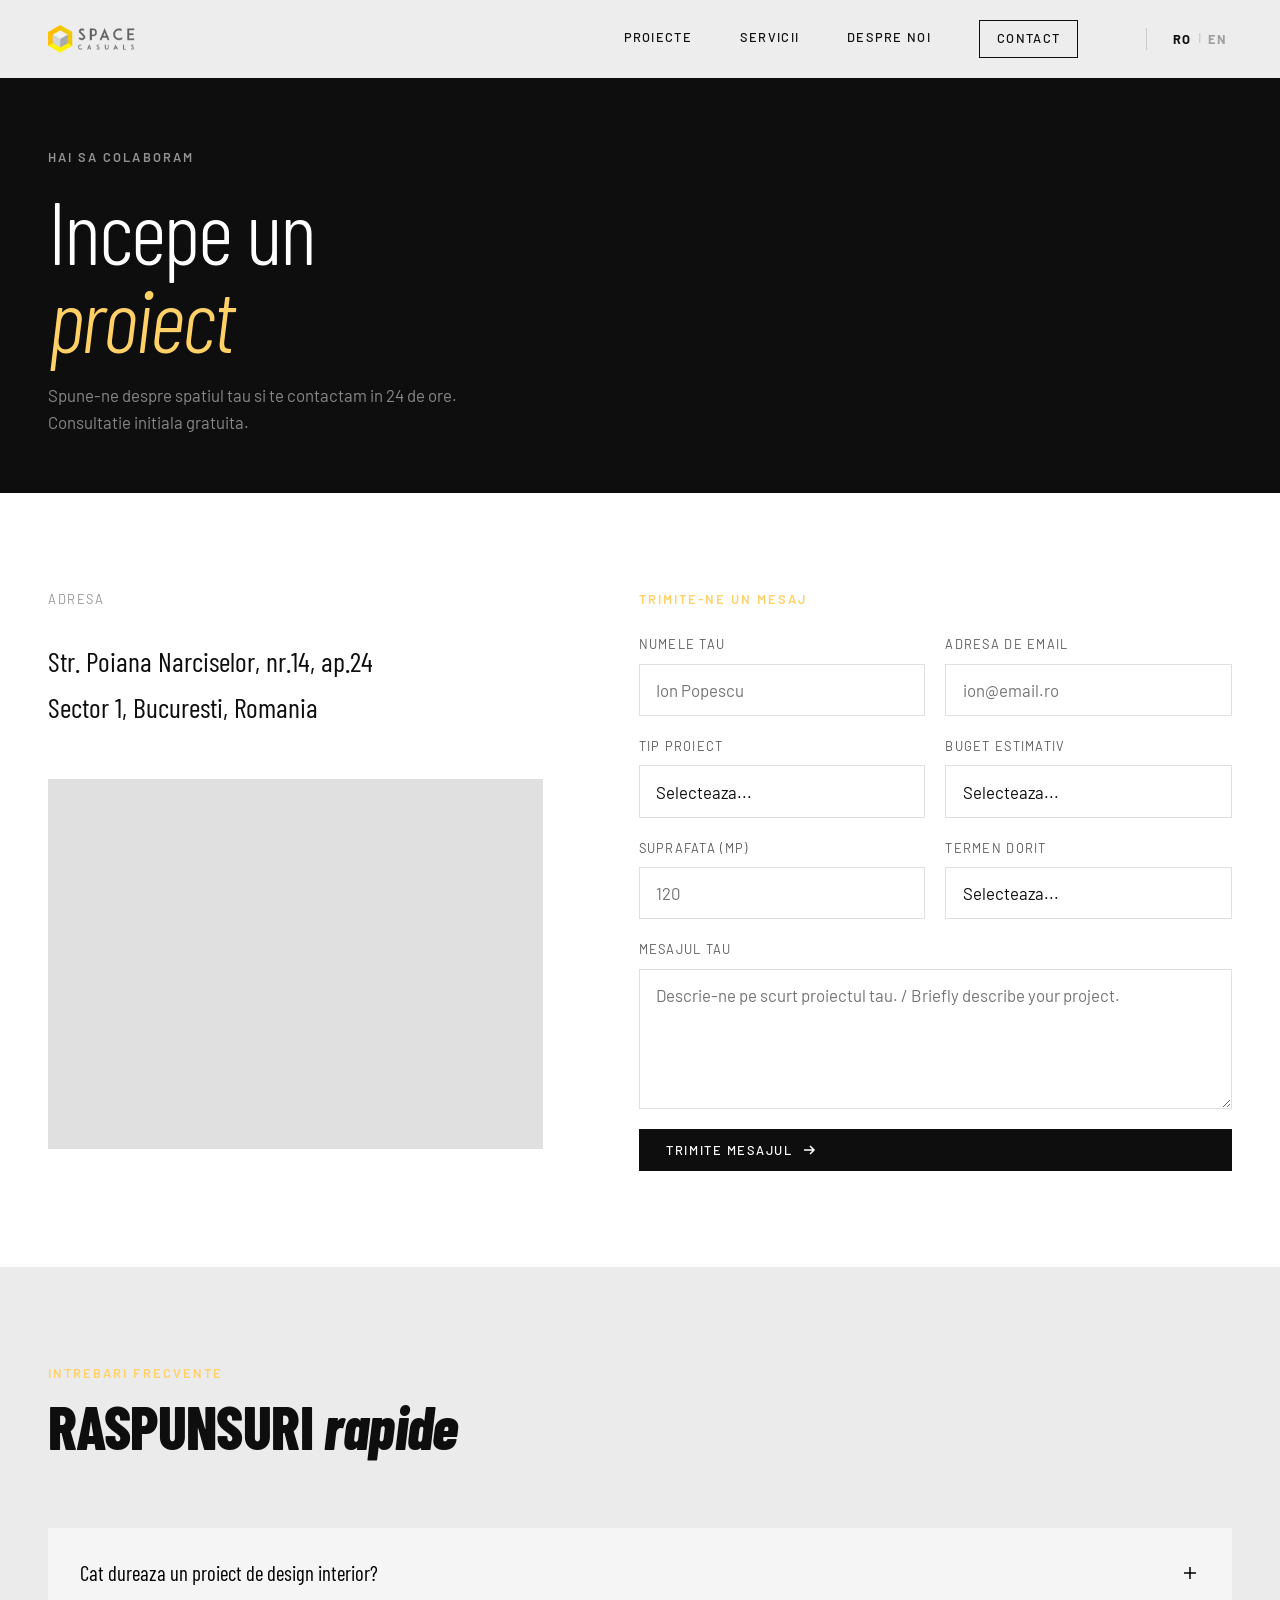
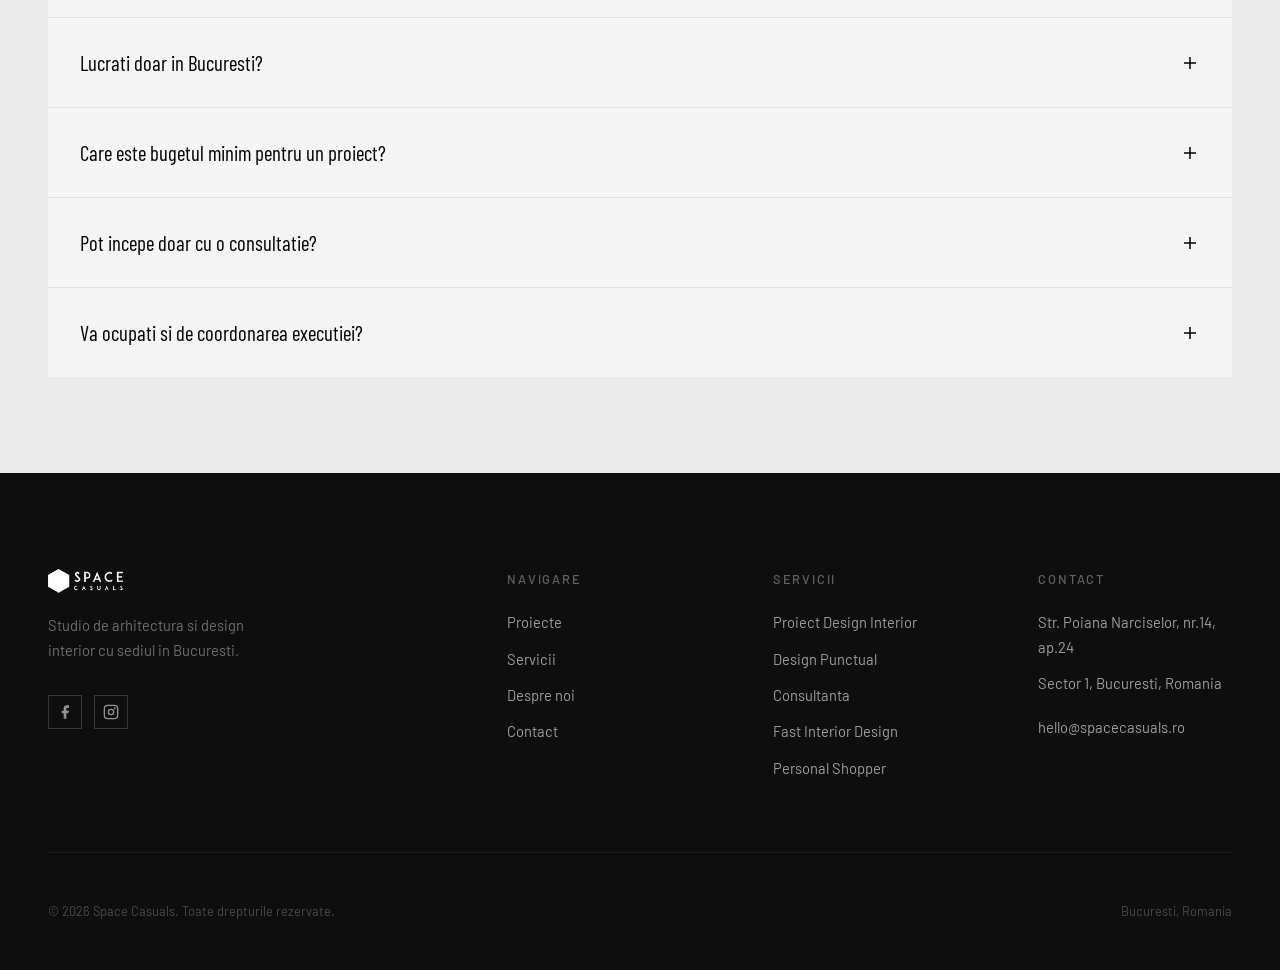
<file: contact/index.html>
<!DOCTYPE html>
<html lang="ro">
<head>
  <meta charset="UTF-8" />
  <meta name="viewport" content="width=device-width, initial-scale=1.0" />
  <title>Contact — Space Casuals Studio Design Interior Bucuresti</title>
  <meta name="description" content="Contacteaza Space Casuals pentru proiectul tau de design interior sau arhitectura. Str. Poiana Narciselor 14, Sector 1, Bucuresti. Consultatie initiala gratuita." />
  <link rel="icon" href="../assets/images/shared/favicon.webp" />
  <link rel="preconnect" href="https://fonts.googleapis.com" />
  <link rel="preconnect" href="https://fonts.gstatic.com" crossorigin />
  <link rel="stylesheet" href="../css/style.css" />
  <script>(function(){var l=localStorage.getItem('sc-lang');if(l==='en')document.documentElement.setAttribute('lang','en');})();</script>

  <link rel="canonical" href="https://spacecasuals.ro/contact/" />
  <link rel="alternate" hreflang="ro" href="https://spacecasuals.ro/contact/" />
  <link rel="alternate" hreflang="en" href="https://spacecasuals.ro/contact/" />
  <link rel="alternate" hreflang="x-default" href="https://spacecasuals.ro/contact/" />

  <meta property="og:type" content="website" />
  <meta property="og:url" content="https://spacecasuals.ro/contact/" />
  <meta property="og:title" content="Contact — Space Casuals Studio Design Interior Bucuresti" />
  <meta property="og:description" content="Contacteaza Space Casuals pentru proiectul tau de design interior sau arhitectura." />
  <meta property="og:image" content="https://spacecasuals.ro/assets/images/hero-interior.webp" />
  <meta property="og:site_name" content="Space Casuals" />
  <meta property="og:locale" content="ro_RO" />

  <meta name="twitter:card" content="summary_large_image" />
  <meta name="twitter:title" content="Contact — Space Casuals Studio Design Interior Bucuresti" />
  <meta name="twitter:description" content="Contacteaza Space Casuals pentru proiectul tau de design interior sau arhitectura." />
  <meta name="twitter:image" content="https://spacecasuals.ro/assets/images/hero-interior.webp" />

  <script type="application/ld+json">
[
  {
    "@context": "https://schema.org",
    "@type": "BreadcrumbList",
    "itemListElement": [
      {"@type": "ListItem", "position": 1, "name": "Home", "item": "https://spacecasuals.ro/"},
      {"@type": "ListItem", "position": 2, "name": "Contact", "item": "https://spacecasuals.ro/contact/"}
    ]
  },
  {
    "@context": "https://schema.org",
    "@type": "FAQPage",
    "mainEntity": [
      {"@type": "Question", "name": "Cat dureaza un proiect de design interior?", "acceptedAnswer": {"@type": "Answer", "text": "Un proiect complet dureaza intre 2 si 6 luni, in functie de complexitate si dimensiunea spatiului. Consultantele si serviciile punctuale pot fi livrate in 1-2 saptamani."}},
      {"@type": "Question", "name": "Lucrati doar in Bucuresti?", "acceptedAnswer": {"@type": "Answer", "text": "Sediul nostru este in Bucuresti, dar acceptam proiecte in toata Romania. Pentru proiectele din afara Bucurestiului, adaptam procesul de lucru cu vizite periodice pe santier."}},
      {"@type": "Question", "name": "Care este bugetul minim pentru un proiect?", "acceptedAnswer": {"@type": "Answer", "text": "Nu avem un buget minim fix. Ofertam personalizat in functie de tipul proiectului, suprafata si complexitate. Consultanta initiala este gratuita."}},
      {"@type": "Question", "name": "Pot incepe doar cu o consultatie?", "acceptedAnswer": {"@type": "Answer", "text": "Da, absolut. Oferim consultante telefonice, online sau la fata locului. Este modalitatea ideala de a incepe daca nu esti sigur ce serviciu ti se potriveste."}},
      {"@type": "Question", "name": "Va ocupati si de coordonarea executiei?", "acceptedAnswer": {"@type": "Answer", "text": "Da, in pachetele Casual si Premium gestionam intreaga executie: furnizori, achizitii, coordonare santier si styling final."}}
    ]
  }
]
  </script>
</head>
<body>

<nav class="nav" role="navigation" aria-label="Navigation">
  <div class="nav__inner">
    <a href="../index.html" class="nav__logo" aria-label="Space Casuals — Acasa">
      <img src="../assets/images/shared/logo-header.webp" class="nav__logo-img nav__logo--dark" alt="Space Casuals" />
      <img src="../assets/images/shared/logo-footer.webp" class="nav__logo-img nav__logo--light" alt="Space Casuals" />
    </a>
    <div class="nav__links">
      <a href="../portfolio/index.html" class="nav__link"><span class="lang-ro">Proiecte</span><span class="lang-en">Projects</span></a>
      <a href="../services/index.html" class="nav__link"><span class="lang-ro">Servicii</span><span class="lang-en">Services</span></a>
      <a href="../about/index.html" class="nav__link"><span class="lang-ro">Despre noi</span><span class="lang-en">About</span></a>
      <a href="../contact/index.html" class="nav__cta">Contact</a>
      <div class="nav__lang">
        <button class="lang-btn active" data-lang="ro">RO</button>
        <span class="nav__lang-sep">|</span>
        <button class="lang-btn" data-lang="en">EN</button>
      </div>
    </div>
    <button class="nav__burger" aria-label="Menu" aria-expanded="false"><span></span><span></span><span></span></button>
  </div>
</nav>

<div class="nav-mobile" role="dialog" aria-modal="true" aria-label="Mobile navigation">
  <nav class="nav-mobile__links">
    <a href="../portfolio/index.html" class="nav-mobile__link"><span class="lang-ro">Proiecte</span><span class="lang-en">Projects</span></a>
    <a href="../services/index.html" class="nav-mobile__link"><span class="lang-ro">Servicii</span><span class="lang-en">Services</span></a>
    <a href="../about/index.html" class="nav-mobile__link"><span class="lang-ro">Despre noi</span><span class="lang-en">About</span></a>
    <a href="../contact/index.html" class="nav-mobile__link">Contact</a>
  </nav>
  <div class="nav-mobile__lang">
    <button class="lang-btn active" data-lang="ro">RO</button>
    <span class="nav__lang-sep">/</span>
    <button class="lang-btn" data-lang="en">EN</button>
  </div>
  <div class="nav-mobile__footer">
    <p>Str. Poiana Narciselor, nr.14 &middot; Sector 1, Bucuresti</p>
    <p style="margin-top:0.5em"></p>
    <p style="margin-top:0.25em"><a href="mailto:hello@spacecasuals.ro">hello@spacecasuals.ro</a></p>
  </div>
</div>

<main>

<header style="background:var(--c-dark);color:var(--c-white);padding:calc(var(--nav-h) + 4rem) 0 3.5rem;">
  <div class="container--wide">
    <span class="label label--white reveal"><span class="lang-ro">Hai sa colaboram</span><span class="lang-en">Let's collaborate</span></span>
    <h1 style="font-size:var(--fs-4xl);font-weight:300;letter-spacing:-0.03em;margin-top:1rem;line-height:1;" class="reveal reveal-delay-1">
      <span class="lang-ro">Incepe un<br><em style="font-style:italic;color:var(--c-accent-lt);">proiect</em></span>
      <span class="lang-en">Start a<br><em style="font-style:italic;color:var(--c-accent-lt);">project</em></span>
    </h1>
    <p style="color:rgba(255,255,255,0.5);margin-top:1.25rem;max-width:48ch;font-size:var(--fs-base);" class="reveal reveal-delay-2">
      <span class="lang-ro">Spune-ne despre spatiul tau si te contactam in 24 de ore. Consultatie initiala gratuita.</span>
      <span class="lang-en">Tell us about your space and we'll get back to you within 24 hours. Free initial consultation.</span>
    </p>
  </div>
</header>

<section class="section section--white">
  <div class="container--wide">
    <div class="contact-grid">
      <aside>
        <div class="contact-info__entry reveal">
          <p class="contact-info__lbl"><span class="lang-ro">Adresa</span><span class="lang-en">Address</span></p>
          <p class="contact-info__val">Str. Poiana Narciselor, nr.14, ap.24<br><span class="lang-ro">Sector 1, Bucuresti, Romania</span><span class="lang-en">Sector 1, Bucharest, Romania</span></p>
        </div>
        
        <div class="contact-map reveal reveal-delay-3">
          <iframe src="https://www.google.com/maps/embed?pb=!1m18!1m12!1m3!1d2848.5!2d26.1025!3d44.4268!2m3!1f0!2f0!3f0!3m2!1i1024!2i768!4f13.1!3m3!1m2!1s0x0%3A0x0!2zNDTCsDI1JzM2LjUiTiAyNsKwMDYnMDkuMCJF!5e0!3m2!1sro!2sro!4v1" width="100%" height="100%" style="border:0;" allowfullscreen="" loading="lazy" referrerpolicy="no-referrer-when-downgrade" title="Locatie Space Casuals pe harta"></iframe>
        </div>
      </aside>

      <div class="reveal reveal-delay-1">
        <span class="label" style="margin-bottom:1.5rem;display:block;">
          <span class="lang-ro">Trimite-ne un mesaj</span><span class="lang-en">Send us a message</span>
        </span>
        <form class="form" data-action="https://formspree.io/f/xpznqwjd" novalidate>
          <div class="form__row">
            <div class="form__grp">
              <label class="form__lbl" for="name"><span class="lang-ro">Numele tau</span><span class="lang-en">Your name</span></label>
              <input class="form__input" type="text" id="name" name="name" placeholder="Ion Popescu" required />
            </div>
            <div class="form__grp">
              <label class="form__lbl" for="email"><span class="lang-ro">Adresa de email</span><span class="lang-en">Email address</span></label>
              <input class="form__input" type="email" id="email" name="email" placeholder="ion@email.ro" required />
            </div>
          </div>
          <div class="form__row">
            <div class="form__grp">
              <label class="form__lbl" for="project-type"><span class="lang-ro">Tip proiect</span><span class="lang-en">Project type</span></label>
              <select class="form__select" id="project-type" name="project_type">
                <option value=""><span class="lang-ro">Selecteaza...</span></option>
                <option value="residential">Rezidential / Residential</option>
                <option value="commercial">Comercial / Commercial</option>
                <option value="office">Birou / Office</option>
                <option value="retail">Retail Design</option>
                <option value="consultation">Consultanta / Consultation</option>
                <option value="other">Altele / Other</option>
              </select>
            </div>
            <div class="form__grp">
              <label class="form__lbl" for="budget"><span class="lang-ro">Buget estimativ</span><span class="lang-en">Estimated budget</span></label>
              <select class="form__select" id="budget" name="budget">
                <option value=""><span class="lang-ro">Selecteaza...</span></option>
                <option value="under-5k">&lt; 5.000 EUR</option>
                <option value="5k-15k">5.000 – 15.000 EUR</option>
                <option value="15k-30k">15.000 – 30.000 EUR</option>
                <option value="30k-50k">30.000 – 50.000 EUR</option>
                <option value="over-50k">&gt; 50.000 EUR</option>
              </select>
            </div>
          </div>
          <div class="form__row">
            <div class="form__grp">
              <label class="form__lbl" for="area"><span class="lang-ro">Suprafata (mp)</span><span class="lang-en">Area (sqm)</span></label>
              <input class="form__input" type="text" id="area" name="area" placeholder="120" />
            </div>
            <div class="form__grp">
              <label class="form__lbl" for="timeline"><span class="lang-ro">Termen dorit</span><span class="lang-en">Desired timeline</span></label>
              <select class="form__select" id="timeline" name="timeline">
                <option value=""><span class="lang-ro">Selecteaza...</span></option>
                <option value="1-2months">1–2 luni / months</option>
                <option value="3-4months">3–4 luni / months</option>
                <option value="6months">6+ luni / months</option>
                <option value="flexible">Flexibil / Flexible</option>
              </select>
            </div>
          </div>
          <div class="form__grp">
            <label class="form__lbl" for="message"><span class="lang-ro">Mesajul tau</span><span class="lang-en">Your message</span></label>
            <textarea class="form__textarea" id="message" name="message" placeholder="Descrie-ne pe scurt proiectul tau. / Briefly describe your project." rows="5" required></textarea>
          </div>
          <button type="submit" class="btn btn--primary">
            <span class="lang-ro">Trimite mesajul</span><span class="lang-en">Send message</span>
            <svg viewBox="0 0 16 16" fill="none" stroke="currentColor" stroke-width="1.5"><path d="M3 8h10M9 4l4 4-4 4"/></svg>
          </button>
          <div class="form__status"></div>
        </form>
      </div>
    </div>
  </div>
</section>

<!-- FAQ Section -->
<section class="section section--alt" aria-labelledby="faq-heading">
  <div class="container--wide">
    <div class="section__header reveal">
      <span class="label section__eyebrow"><span class="lang-ro">Intrebari frecvente</span><span class="lang-en">Frequently asked questions</span></span>
      <h2 id="faq-heading" class="section__title">
        <span class="lang-ro">Raspunsuri <em>rapide</em></span>
        <span class="lang-en">Quick <em>answers</em></span>
      </h2>
    </div>
    <div class="faq-list reveal reveal-delay-1">
      <div class="faq-item">
        <button class="faq-item__q" aria-expanded="false">
          <span><span class="lang-ro">Cat dureaza un proiect de design interior?</span><span class="lang-en">How long does an interior design project take?</span></span>
          <svg class="faq-item__icon" viewBox="0 0 20 20" fill="none" stroke="currentColor" stroke-width="1.5"><path d="M10 4v12M4 10h12"/></svg>
        </button>
        <div class="faq-item__a">
          <p><span class="lang-ro">Un proiect complet dureaza intre 2 si 6 luni, in functie de complexitate si dimensiunea spatiului. Consultantele si serviciile punctuale pot fi livrate in 1-2 saptamani.</span><span class="lang-en">A full project takes between 2 and 6 months, depending on complexity and space size. Consultations and spot services can be delivered in 1-2 weeks.</span></p>
        </div>
      </div>
      <div class="faq-item">
        <button class="faq-item__q" aria-expanded="false">
          <span><span class="lang-ro">Lucrati doar in Bucuresti?</span><span class="lang-en">Do you only work in Bucharest?</span></span>
          <svg class="faq-item__icon" viewBox="0 0 20 20" fill="none" stroke="currentColor" stroke-width="1.5"><path d="M10 4v12M4 10h12"/></svg>
        </button>
        <div class="faq-item__a">
          <p><span class="lang-ro">Sediul nostru este in Bucuresti, dar acceptam proiecte in toata Romania. Pentru proiectele din afara Bucurestiului, adaptam procesul de lucru cu vizite periodice pe santier.</span><span class="lang-en">Our office is in Bucharest, but we accept projects across Romania. For projects outside Bucharest, we adapt our workflow with periodic site visits.</span></p>
        </div>
      </div>
      <div class="faq-item">
        <button class="faq-item__q" aria-expanded="false">
          <span><span class="lang-ro">Care este bugetul minim pentru un proiect?</span><span class="lang-en">What is the minimum budget for a project?</span></span>
          <svg class="faq-item__icon" viewBox="0 0 20 20" fill="none" stroke="currentColor" stroke-width="1.5"><path d="M10 4v12M4 10h12"/></svg>
        </button>
        <div class="faq-item__a">
          <p><span class="lang-ro">Nu avem un buget minim fix. Ofertam personalizat in functie de tipul proiectului, suprafata si complexitate. Consultanta initiala este gratuita.</span><span class="lang-en">We don't have a fixed minimum budget. We provide custom quotes based on project type, area and complexity. The initial consultation is free.</span></p>
        </div>
      </div>
      <div class="faq-item">
        <button class="faq-item__q" aria-expanded="false">
          <span><span class="lang-ro">Pot incepe doar cu o consultatie?</span><span class="lang-en">Can I start with just a consultation?</span></span>
          <svg class="faq-item__icon" viewBox="0 0 20 20" fill="none" stroke="currentColor" stroke-width="1.5"><path d="M10 4v12M4 10h12"/></svg>
        </button>
        <div class="faq-item__a">
          <p><span class="lang-ro">Da, absolut. Oferim consultante telefonice, online sau la fata locului. Este modalitatea ideala de a incepe daca nu esti sigur ce serviciu ti se potriveste.</span><span class="lang-en">Yes, absolutely. We offer phone, online or on-site consultations. It's the ideal way to start if you're not sure which service suits you.</span></p>
        </div>
      </div>
      <div class="faq-item">
        <button class="faq-item__q" aria-expanded="false">
          <span><span class="lang-ro">Va ocupati si de coordonarea executiei?</span><span class="lang-en">Do you handle execution coordination?</span></span>
          <svg class="faq-item__icon" viewBox="0 0 20 20" fill="none" stroke="currentColor" stroke-width="1.5"><path d="M10 4v12M4 10h12"/></svg>
        </button>
        <div class="faq-item__a">
          <p><span class="lang-ro">Da, in pachetele Casual si Premium gestionam intreaga executie: furnizori, achizitii, coordonare santier si styling final.</span><span class="lang-en">Yes, in the Casual and Premium packages we manage the entire execution: suppliers, procurement, site coordination and final styling.</span></p>
        </div>
      </div>
    </div>
  </div>
</section>

</main>

<footer class="footer" role="contentinfo">
  <div class="container--wide">
    <div class="footer__grid">
      <div>
        <img class="footer__logo" src="../assets/images/shared/logo-footer.webp" alt="Space Casuals" />
        <p class="footer__tagline"><span class="lang-ro">Studio de arhitectura si design interior cu sediul in Bucuresti.</span><span class="lang-en">Architecture and interior design studio based in Bucharest.</span></p>
        <div class="footer__social">
          <a href="https://www.facebook.com/SPACE-Casuals-322028561666826/" class="footer__soc" target="_blank" rel="noopener" aria-label="Facebook">
            <svg viewBox="0 0 24 24"><path d="M18 2h-3a5 5 0 00-5 5v3H7v4h3v8h4v-8h3l1-4h-4V7a1 1 0 011-1h3z"/></svg>
          </a>
          <a href="https://www.instagram.com/spacecasuals/" class="footer__soc" target="_blank" rel="noopener" aria-label="Instagram">
            <svg viewBox="0 0 24 24"><rect x="2" y="2" width="20" height="20" rx="5" ry="5" fill="none" stroke="currentColor" stroke-width="2"/><circle cx="12" cy="12" r="4" fill="none" stroke="currentColor" stroke-width="2"/><circle cx="17.5" cy="6.5" r="1.5" fill="currentColor"/></svg>
          </a>
        </div>
      </div>
      <div>
        <p class="footer__heading"><span class="lang-ro">Navigare</span><span class="lang-en">Navigation</span></p>
        <nav class="footer__links" aria-label="Footer navigation">
          <a href="../portfolio/index.html" class="footer__link"><span class="lang-ro">Proiecte</span><span class="lang-en">Projects</span></a>
          <a href="../services/index.html" class="footer__link"><span class="lang-ro">Servicii</span><span class="lang-en">Services</span></a>
          <a href="../about/index.html" class="footer__link"><span class="lang-ro">Despre noi</span><span class="lang-en">About</span></a>
          <a href="../contact/index.html" class="footer__link">Contact</a>
        </nav>
      </div>
      <div>
        <p class="footer__heading"><span class="lang-ro">Servicii</span><span class="lang-en">Services</span></p>
        <nav class="footer__links" aria-label="Footer services">
          <a href="../services/index.html#proiect" class="footer__link"><span class="lang-ro">Proiect Design Interior</span><span class="lang-en">Interior Design Project</span></a>
          <a href="../services/index.html#punctual" class="footer__link"><span class="lang-ro">Design Punctual</span><span class="lang-en">Spot Design</span></a>
          <a href="../services/index.html#consultanta" class="footer__link"><span class="lang-ro">Consultanta</span><span class="lang-en">Consultation</span></a>
          <a href="../services/index.html#fast" class="footer__link">Fast Interior Design</a>
          <a href="../services/index.html#shopper" class="footer__link">Personal Shopper</a>
        </nav>
      </div>
      <div>
        <p class="footer__heading">Contact</p>
        <div class="footer__links">
          <span class="footer__link">Str. Poiana Narciselor, nr.14, ap.24</span>
          <span class="footer__link"><span class="lang-ro">Sector 1, Bucuresti, Romania</span><span class="lang-en">Sector 1, Bucharest, Romania</span></span>
          <a href="mailto:hello@spacecasuals.ro" class="footer__link" style="margin-top:0.5rem">hello@spacecasuals.ro</a>
        </div>
      </div>
    </div>
    <div class="footer__bottom">
      <span><span class="lang-ro">&copy; 2026 Space Casuals. Toate drepturile rezervate.</span><span class="lang-en">&copy; 2026 Space Casuals. All rights reserved.</span></span>
      <span><span class="lang-ro">Bucuresti, Romania</span><span class="lang-en">Bucharest, Romania</span></span>
    </div>
  </div>
</footer>

<script src="../js/main.js" defer></script>
</body>
</html>
</file>
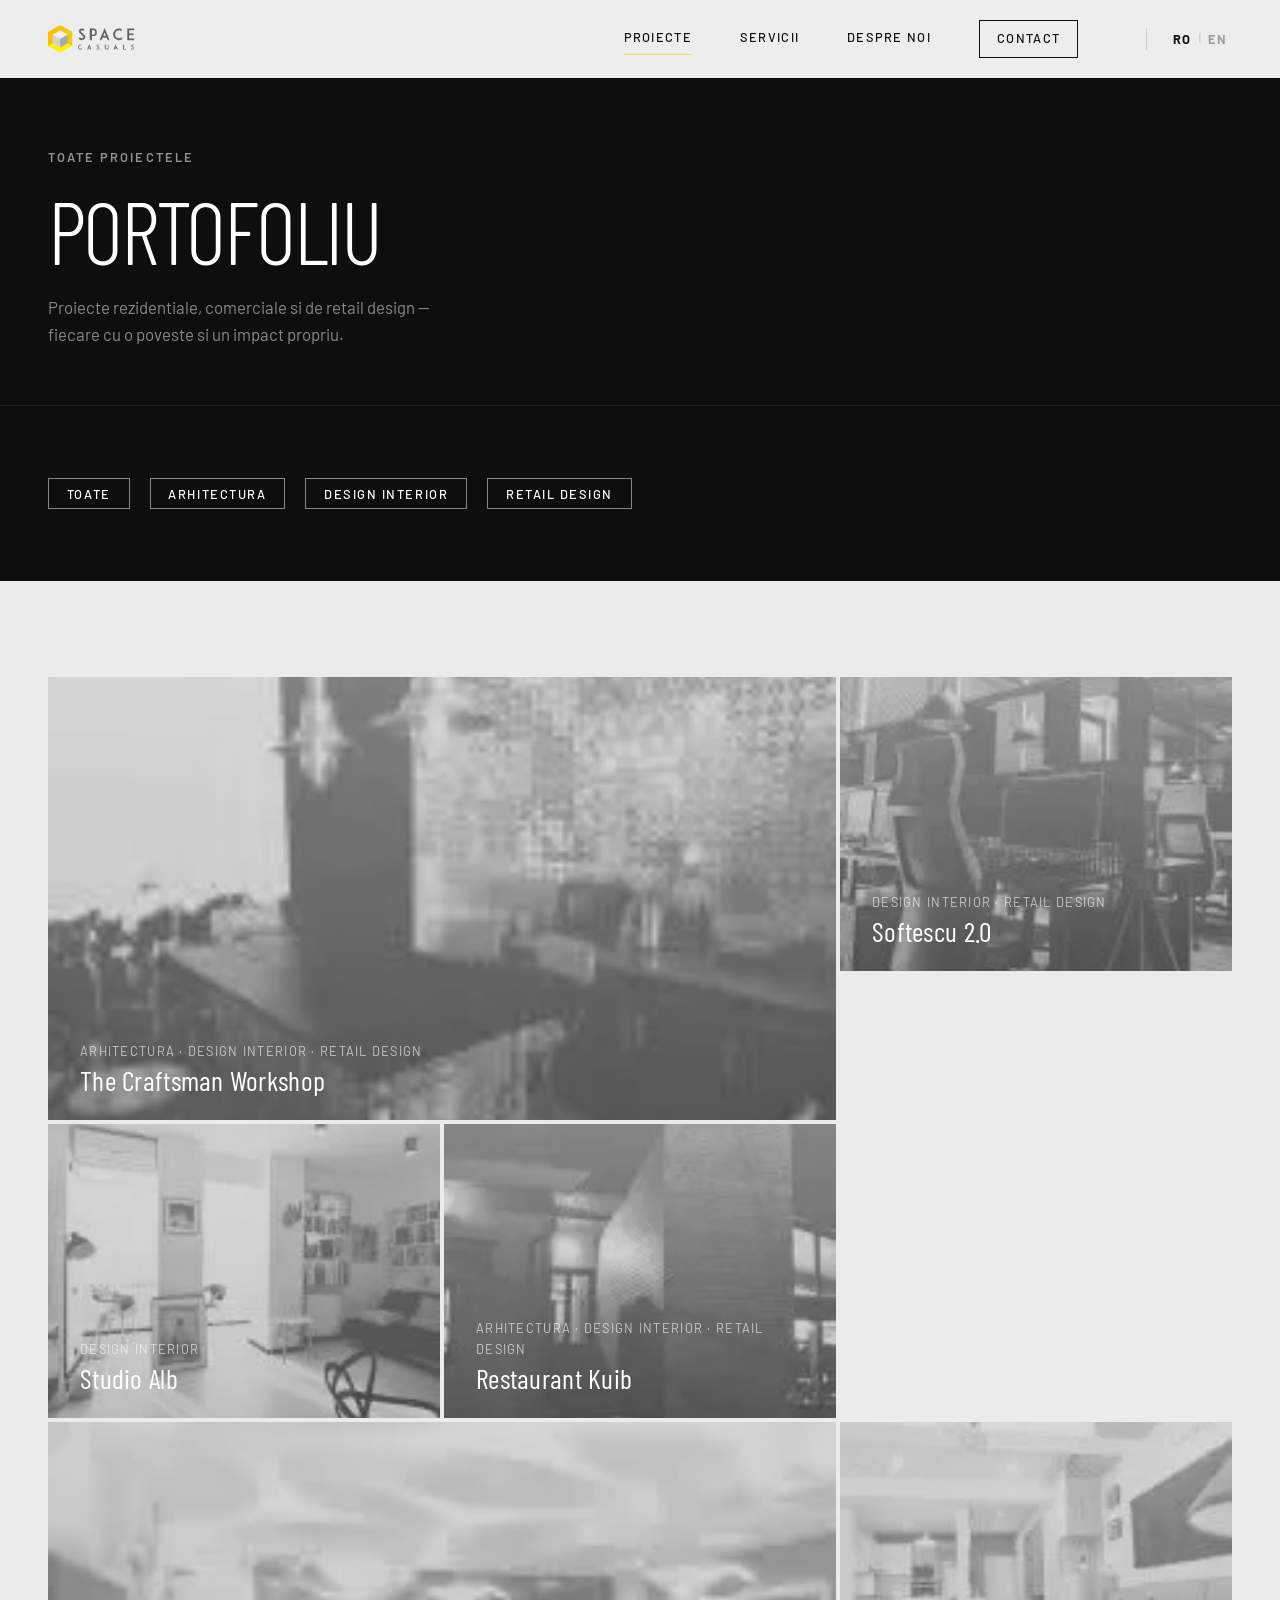
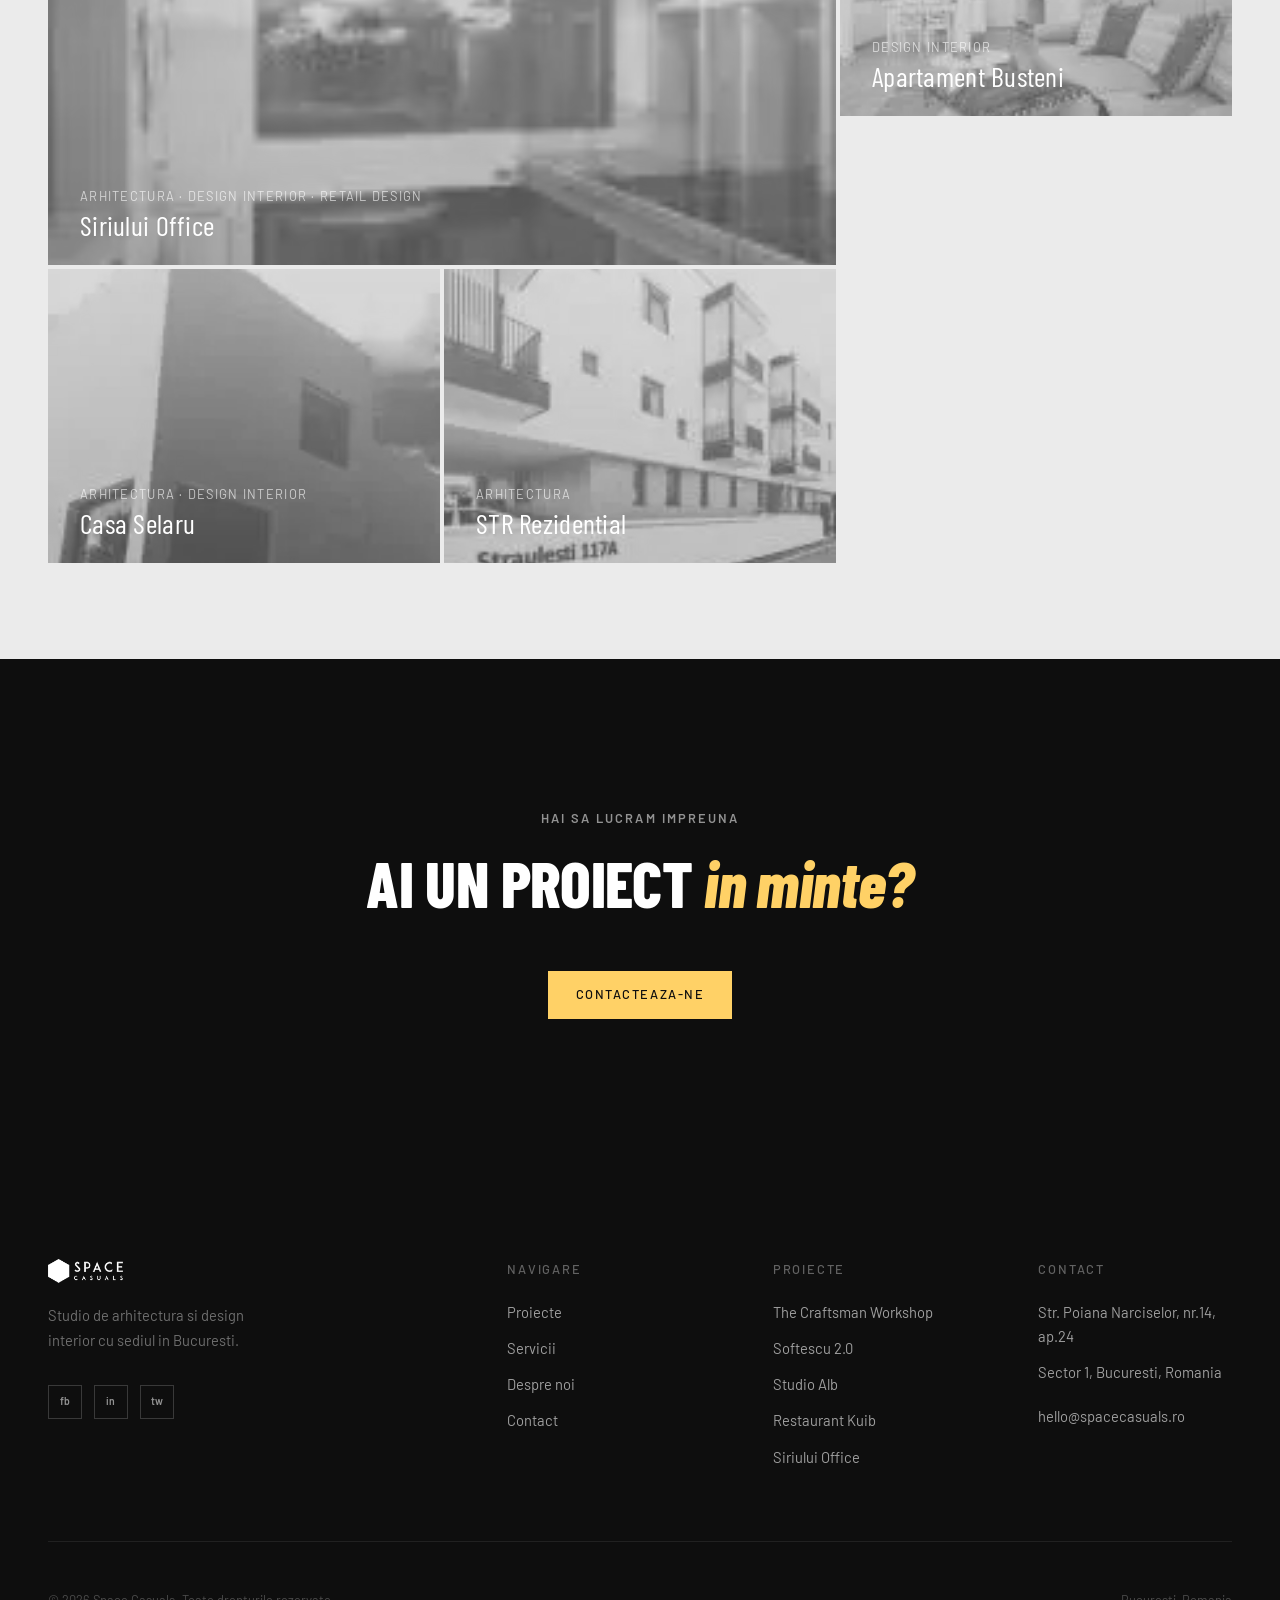
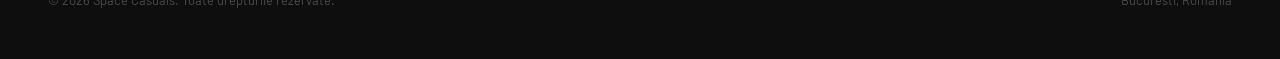
<file: portfolio/index.html>
<!DOCTYPE html>
<html lang="ro">
<head>
  <meta charset="UTF-8" />
  <meta name="viewport" content="width=device-width, initial-scale=1.0" />
  <title>Portofoliu — Proiecte Design Interior & Arhitectura | Space Casuals</title>
  <meta name="description" content="Portofoliu Space Casuals: proiecte de design interior si arhitectura in Bucuresti — rezidential, comercial, restaurante si birouri." />
  <link rel="icon" href="../assets/images/shared/favicon.webp" />
  <link rel="preconnect" href="https://fonts.googleapis.com" />
  <link rel="preconnect" href="https://fonts.gstatic.com" crossorigin />
  <link rel="stylesheet" href="../css/style.css" />
  <script>(function(){var l=localStorage.getItem('sc-lang');if(l==='en')document.documentElement.setAttribute('lang','en');})();</script>

  <!-- SEO: canonical -->
  <link rel="canonical" href="https://spacecasuals.ro/portfolio/" />
  <link rel="alternate" hreflang="ro" href="https://spacecasuals.ro/portfolio/" />
  <link rel="alternate" hreflang="en" href="https://spacecasuals.ro/portfolio/" />
  <link rel="alternate" hreflang="x-default" href="https://spacecasuals.ro/portfolio/" />

  <!-- SEO: Open Graph -->
  <meta property="og:type"        content="website" />
  <meta property="og:url"         content="https://spacecasuals.ro/portfolio/" />
  <meta property="og:title"       content="Portfolio — Interior Design & Architecture Projects | Space Casuals" />
  <meta property="og:description" content="Explore Space Casuals' portfolio of interior design and architecture projects in Bucharest: residential, commercial, restaurants and offices." />
  <meta property="og:image"       content="https://spacecasuals.ro/portfolio/the-craftsman-workshop/images/craftsman-workshop-thumb.webp" />
  <meta property="og:site_name"   content="Space Casuals" />
  <meta property="og:locale"      content="ro_RO" />

  <!-- SEO: Twitter Card -->
  <meta name="twitter:card"        content="summary_large_image" />
  <meta name="twitter:site"        content="@CasualsSpace" />
  <meta name="twitter:title"       content="Portfolio — Interior Design & Architecture Projects | Space Casuals" />
  <meta name="twitter:description" content="Explore Space Casuals' portfolio of interior design and architecture projects in Bucharest: residential, commercial, restaurants and offices." />
  <meta name="twitter:image"       content="https://spacecasuals.ro/portfolio/the-craftsman-workshop/images/craftsman-workshop-thumb.webp" />

  <!-- SEO: JSON-LD -->
  <script type="application/ld+json">
[
  {
    "@context": "https://schema.org",
    "@type": "BreadcrumbList",
    "itemListElement": [
      {
        "@type": "ListItem",
        "position": 1,
        "name": "Home",
        "item": "https://spacecasuals.ro/"
      },
      {
        "@type": "ListItem",
        "position": 2,
        "name": "Portfolio",
        "item": "https://spacecasuals.ro/portfolio/"
      }
    ]
  },
  {
    "@context": "https://schema.org",
    "@type": "WebPage",
    "name": "Portfolio — Interior Design & Architecture Projects | Space Casuals",
    "description": "Explore Space Casuals' portfolio of interior design and architecture projects in Bucharest: residential, commercial, restaurants and offices.",
    "url": "https://spacecasuals.ro/portfolio/",
    "image": "https://spacecasuals.ro/portfolio/the-craftsman-workshop/images/craftsman-workshop-thumb.webp",
    "publisher": {
      "@type": "Organization",
      "name": "Space Casuals",
      "url": "https://spacecasuals.ro",
      "logo": {
        "@type": "ImageObject",
        "url": "https://spacecasuals.ro/assets/images/shared/logo-header.webp"
      }
    }
  }
]
  </script>
</head>
<body>

<nav class="nav" role="navigation" aria-label="Navigation">
  <div class="nav__inner">
    <a href="../index.html" class="nav__logo" aria-label="Space Casuals">
      <img src="../assets/images/shared/logo-header.webp" class="nav__logo-img nav__logo--dark" alt="Space Casuals" />
      <img src="../assets/images/shared/logo-footer.webp" class="nav__logo-img nav__logo--light" alt="Space Casuals" />
    </a>
    <div class="nav__links">
      <a href="../portfolio/index.html" class="nav__link active"><span class="lang-ro">Proiecte</span><span class="lang-en">Projects</span></a>
      <a href="../services/index.html" class="nav__link"><span class="lang-ro">Servicii</span><span class="lang-en">Services</span></a>
      <a href="../about/index.html" class="nav__link"><span class="lang-ro">Despre noi</span><span class="lang-en">About</span></a>
      <a href="../contact/index.html" class="nav__cta">Contact</a>
      <div class="nav__lang">
        <button class="lang-btn active" data-lang="ro">RO</button>
        <span class="nav__lang-sep">|</span>
        <button class="lang-btn" data-lang="en">EN</button>
      </div>
    </div>
    <button class="nav__burger" aria-label="Menu" aria-expanded="false"><span></span><span></span><span></span></button>
  </div>
</nav>

<div class="nav-mobile" role="dialog" aria-modal="true" aria-label="Mobile navigation">
  <nav class="nav-mobile__links">
    <a href="../portfolio/index.html" class="nav-mobile__link"><span class="lang-ro">Proiecte</span><span class="lang-en">Projects</span></a>
    <a href="../services/index.html" class="nav-mobile__link"><span class="lang-ro">Servicii</span><span class="lang-en">Services</span></a>
    <a href="../about/index.html" class="nav-mobile__link"><span class="lang-ro">Despre noi</span><span class="lang-en">About</span></a>
    <a href="../contact/index.html" class="nav-mobile__link">Contact</a>
  </nav>
  <div class="nav-mobile__lang">
    <button class="lang-btn active" data-lang="ro">RO</button>
    <span class="nav__lang-sep">/</span>
    <button class="lang-btn" data-lang="en">EN</button>
  </div>
  <div class="nav-mobile__footer">
    <p>Str. Poiana Narciselor, nr.14 &middot; Sector 1, Bucuresti</p>
    <p style="margin-top:0.5em"><a href="mailto:hello@spacecasuals.ro">hello@spacecasuals.ro</a></p>
  </div>
</div>

<header class="page-hero--simple" style="background:var(--c-dark);color:var(--c-white);padding:calc(var(--nav-h) + 4rem) 0 3.5rem;">
  <div class="container--wide">
    <span class="label label--white reveal"><span class="lang-ro">Toate proiectele</span><span class="lang-en">All projects</span></span>
    <h1 class="page-hero__title reveal reveal-delay-1" style="font-size:var(--fs-4xl);font-weight:300;letter-spacing:-0.03em;margin-top:1rem;line-height:1;">
      <span class="lang-ro">Portofoliu</span><span class="lang-en">Portfolio</span>
    </h1>
    <p style="color:rgba(255,255,255,0.5);margin-top:1.25rem;font-size:var(--fs-base);max-width:48ch;" class="reveal reveal-delay-2">
      <span class="lang-ro">Proiecte rezidentiale, comerciale si de retail design — fiecare cu o poveste si un impact propriu.</span>
      <span class="lang-en">Residential, commercial and retail design projects — each with its own story and impact.</span>
    </p>
  </div>
</header>

<section class="section--sm" style="background:var(--c-dark);border-top:1px solid rgba(255,255,255,0.08);">
  <div class="container--wide">
    <div style="display:flex;gap:var(--sp-sm);flex-wrap:wrap;">
      <button class="btn btn--outline-white active" data-filter="all" style="padding:0.5em 1.4em;font-size:var(--fs-xs);"><span class="lang-ro">Toate</span><span class="lang-en">All</span></button>
      <button class="btn btn--outline-white" data-filter="arhitectura" style="padding:0.5em 1.4em;font-size:var(--fs-xs);"><span class="lang-ro">Arhitectura</span><span class="lang-en">Architecture</span></button>
      <button class="btn btn--outline-white" data-filter="design-interior" style="padding:0.5em 1.4em;font-size:var(--fs-xs);"><span class="lang-ro">Design Interior</span><span class="lang-en">Interior Design</span></button>
      <button class="btn btn--outline-white" data-filter="retail-design" style="padding:0.5em 1.4em;font-size:var(--fs-xs);">Retail Design</button>
    </div>
  </div>
</section>

<main class="section section--alt">
  <div class="container--wide">
    <div class="portfolio-grid">
      <a class="p-card p-card--wide reveal" href="../portfolio/the-craftsman-workshop/index.html" data-cat="arhitectura design-interior retail-design">
        <img class="p-card__img" src="the-craftsman-workshop/images/craftsman-workshop-thumb.webp" alt="The Craftsman Workshop" loading="lazy" />
        <div class="p-card__overlay"></div>
        <div class="p-card__info">
          <p class="p-card__cat"><span class="lang-ro">Arhitectura &middot; Design Interior &middot; Retail Design</span><span class="lang-en">Architecture &middot; Interior Design &middot; Retail Design</span></p>
          <h2 class="p-card__title">The Craftsman Workshop</h2>
        </div>
      </a>
      <a class="p-card reveal reveal-delay-1" href="../portfolio/softescu-2-0/index.html" data-cat="design-interior retail-design">
        <img class="p-card__img" src="softescu-2-0/images/softescu-thumb.webp" alt="Softescu 2.0" loading="lazy" />
        <div class="p-card__overlay"></div>
        <div class="p-card__info">
          <p class="p-card__cat"><span class="lang-ro">Design Interior &middot; Retail Design</span><span class="lang-en">Interior Design &middot; Retail Design</span></p>
          <h2 class="p-card__title">Softescu 2.0</h2>
        </div>
      </a>
      <a class="p-card reveal reveal-delay-2" href="../portfolio/studio-alb/index.html" data-cat="design-interior">
        <img class="p-card__img" src="studio-alb/images/studio-alb-thumb.webp" alt="Studio Alb" loading="lazy" />
        <div class="p-card__overlay"></div>
        <div class="p-card__info">
          <p class="p-card__cat"><span class="lang-ro">Design Interior</span><span class="lang-en">Interior Design</span></p>
          <h2 class="p-card__title">Studio Alb</h2>
        </div>
      </a>
      <a class="p-card reveal" href="../portfolio/kuib/index.html" data-cat="arhitectura design-interior retail-design">
        <img class="p-card__img" src="kuib/images/kuib-thumb.webp" alt="Restaurant Kuib" loading="lazy" />
        <div class="p-card__overlay"></div>
        <div class="p-card__info">
          <p class="p-card__cat"><span class="lang-ro">Arhitectura &middot; Design Interior &middot; Retail Design</span><span class="lang-en">Architecture &middot; Interior Design &middot; Retail Design</span></p>
          <h2 class="p-card__title">Restaurant Kuib</h2>
        </div>
      </a>
      <a class="p-card p-card--wide reveal reveal-delay-1" href="../portfolio/siriului-office/index.html" data-cat="arhitectura design-interior retail-design">
        <img class="p-card__img" src="siriului-office/images/siriului-office-thumb.webp" alt="Siriului Office" loading="lazy" />
        <div class="p-card__overlay"></div>
        <div class="p-card__info">
          <p class="p-card__cat"><span class="lang-ro">Arhitectura &middot; Design Interior &middot; Retail Design</span><span class="lang-en">Architecture &middot; Interior Design &middot; Retail Design</span></p>
          <h2 class="p-card__title">Siriului Office</h2>
        </div>
      </a>
      <a class="p-card reveal reveal-delay-1" href="../portfolio/apartament-busteni/index.html" data-cat="design-interior">
        <img class="p-card__img" src="apartament-busteni/images/apartament-busteni-thumb.webp" alt="Apartament Busteni" loading="lazy" />
        <div class="p-card__overlay"></div>
        <div class="p-card__info">
          <p class="p-card__cat"><span class="lang-ro">Design Interior</span><span class="lang-en">Interior Design</span></p>
          <h2 class="p-card__title">Apartament Busteni</h2>
        </div>
      </a>
      <a class="p-card reveal reveal-delay-2" href="../portfolio/casa-selaru/index.html" data-cat="arhitectura design-interior">
        <img class="p-card__img" src="casa-selaru/images/casa-selaru-thumb.webp" alt="Casa Selaru" loading="lazy" />
        <div class="p-card__overlay"></div>
        <div class="p-card__info">
          <p class="p-card__cat"><span class="lang-ro">Arhitectura &middot; Design Interior</span><span class="lang-en">Architecture &middot; Interior Design</span></p>
          <h2 class="p-card__title">Casa Selaru</h2>
        </div>
      </a>
      <a class="p-card reveal reveal-delay-3" href="../portfolio/str-rezidential/index.html" data-cat="arhitectura">
        <img class="p-card__img" src="str-rezidential/images/str-rezidential-thumb.webp" alt="STR Rezidential" loading="lazy" />
        <div class="p-card__overlay"></div>
        <div class="p-card__info">
          <p class="p-card__cat"><span class="lang-ro">Arhitectura</span><span class="lang-en">Architecture</span></p>
          <h2 class="p-card__title">STR Rezidential</h2>
        </div>
      </a>
    </div>
  </div>
</main>

<section class="cta-band">
  <div class="container--narrow" style="text-align:center;">
    <span class="label label--white"><span class="lang-ro">Hai sa lucram impreuna</span><span class="lang-en">Let's work together</span></span>
    <h2 class="cta-band__title" style="font-size:clamp(2.4rem,5vw,4.5rem);">
      <span class="lang-ro">Ai un proiect <em>in minte?</em></span>
      <span class="lang-en">Have a project <em>in mind?</em></span>
    </h2>
    <a href="../contact/index.html" class="btn btn--accent" style="margin-top:0.5rem">
      <span class="lang-ro">Contacteaza-ne</span><span class="lang-en">Get in touch</span>
    </a>
  </div>
</section>

<footer class="footer" role="contentinfo">
  <div class="container--wide">
    <div class="footer__grid">
      <div>
        <img class="footer__logo" src="../assets/images/shared/logo-footer.webp" alt="Space Casuals" />
        <p class="footer__tagline"><span class="lang-ro">Studio de arhitectura si design interior cu sediul in Bucuresti.</span><span class="lang-en">Architecture and interior design studio based in Bucharest.</span></p>
        <div class="footer__social">
          <a href="https://www.facebook.com/SPACE-Casuals-322028561666826/" class="footer__soc" target="_blank" rel="noopener">fb</a>
          <a href="https://www.instagram.com/spacecasuals/" class="footer__soc" target="_blank" rel="noopener">in</a>
          <a href="https://twitter.com/CasualsSpace" class="footer__soc" target="_blank" rel="noopener">tw</a>
        </div>
      </div>
      <div>
        <p class="footer__heading"><span class="lang-ro">Navigare</span><span class="lang-en">Navigation</span></p>
        <nav class="footer__links">
          <a href="../portfolio/index.html" class="footer__link"><span class="lang-ro">Proiecte</span><span class="lang-en">Projects</span></a>
          <a href="../services/index.html" class="footer__link"><span class="lang-ro">Servicii</span><span class="lang-en">Services</span></a>
          <a href="../about/index.html" class="footer__link"><span class="lang-ro">Despre noi</span><span class="lang-en">About</span></a>
          <a href="../contact/index.html" class="footer__link">Contact</a>
        </nav>
      </div>
      <div>
        <p class="footer__heading"><span class="lang-ro">Proiecte</span><span class="lang-en">Projects</span></p>
        <nav class="footer__links">
          <a href="../portfolio/the-craftsman-workshop/index.html" class="footer__link">The Craftsman Workshop</a>
          <a href="../portfolio/softescu-2-0/index.html" class="footer__link">Softescu 2.0</a>
          <a href="../portfolio/studio-alb/index.html" class="footer__link">Studio Alb</a>
          <a href="../portfolio/kuib/index.html" class="footer__link">Restaurant Kuib</a>
          <a href="../portfolio/siriului-office/index.html" class="footer__link">Siriului Office</a>
        </nav>
      </div>
      <div>
        <p class="footer__heading">Contact</p>
        <div class="footer__links">
          <span class="footer__link">Str. Poiana Narciselor, nr.14, ap.24</span>
          <span class="footer__link"><span class="lang-ro">Sector 1, Bucuresti, Romania</span><span class="lang-en">Sector 1, Bucharest, Romania</span></span>
          <a href="mailto:hello@spacecasuals.ro" class="footer__link" style="margin-top:0.5rem">hello@spacecasuals.ro</a>
        </div>
      </div>
    </div>
    <div class="footer__bottom">
      <span><span class="lang-ro">&copy; 2026 Space Casuals. Toate drepturile rezervate.</span><span class="lang-en">&copy; 2026 Space Casuals. All rights reserved.</span></span>
      <span><span class="lang-ro">Bucuresti, Romania</span><span class="lang-en">Bucharest, Romania</span></span>
    </div>
  </div>
</footer>

<script src="../js/main.js" defer></script>
</body>
</html>
</file>
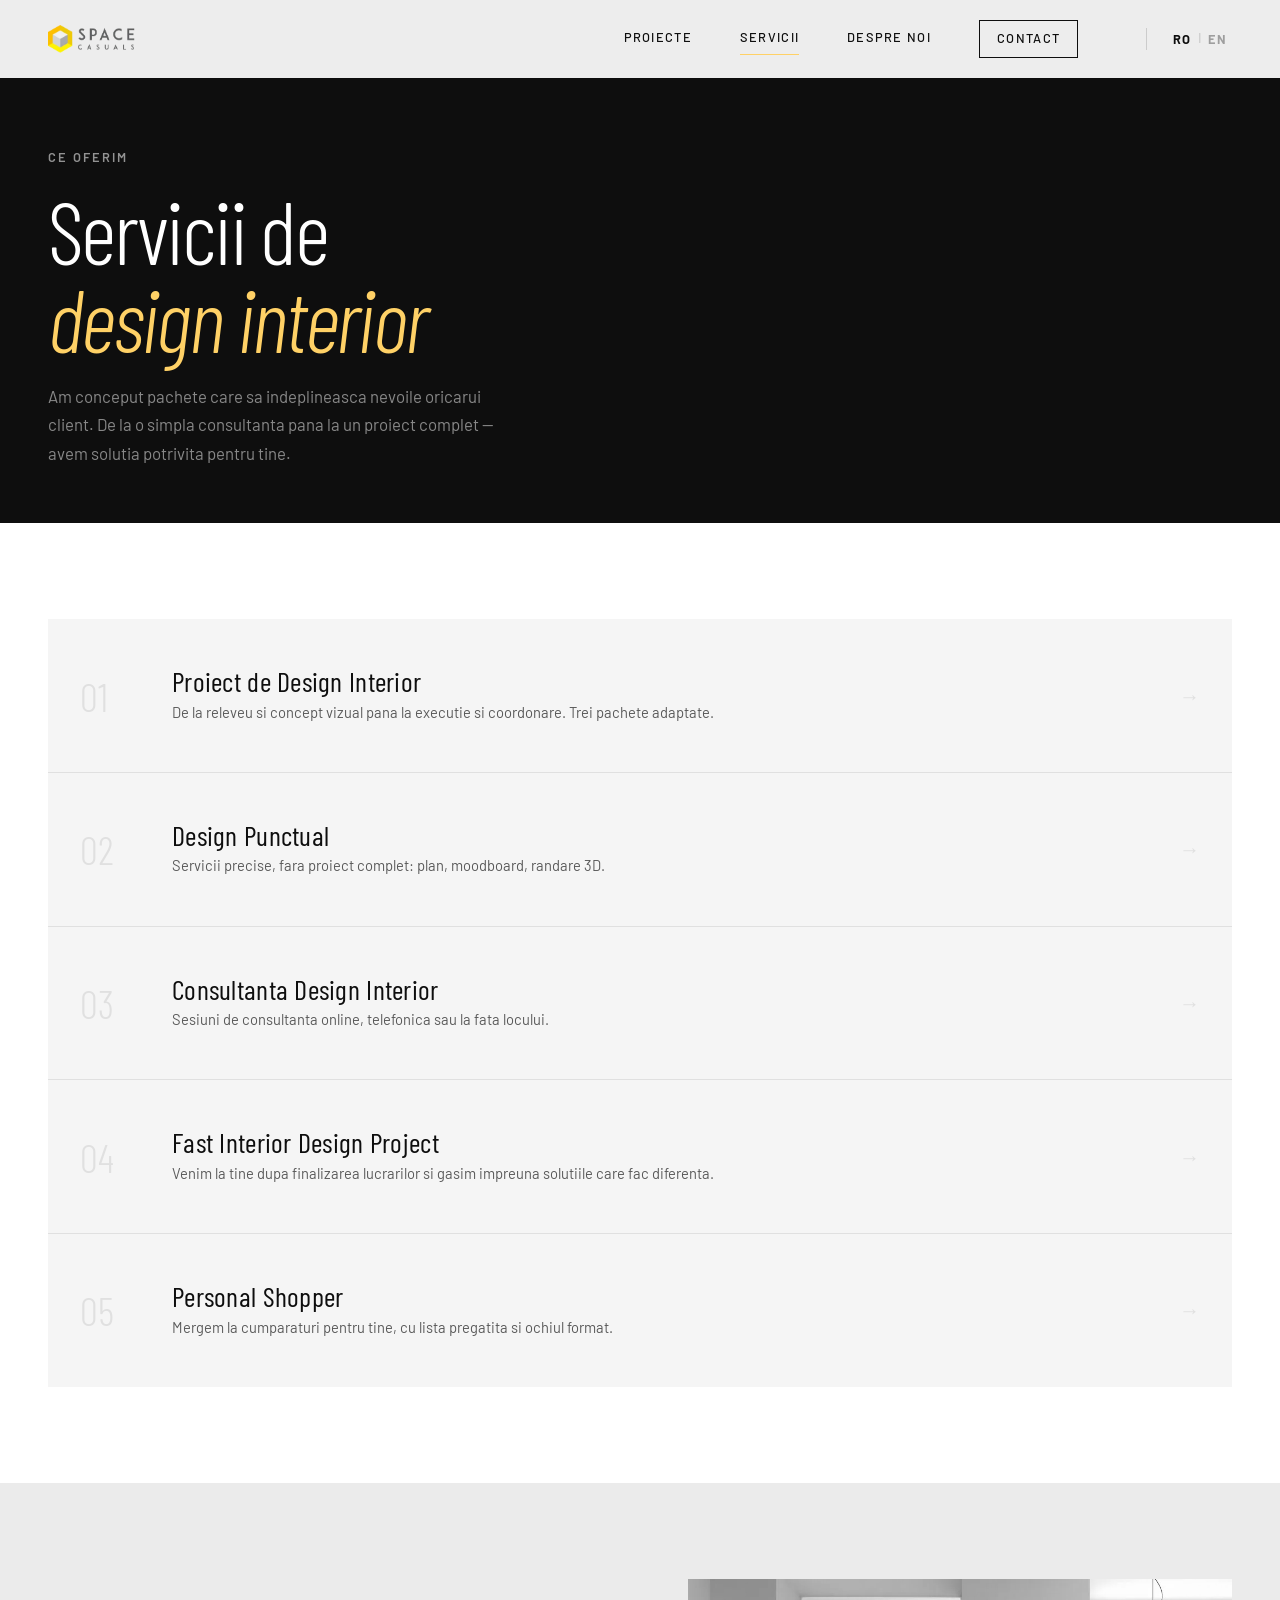
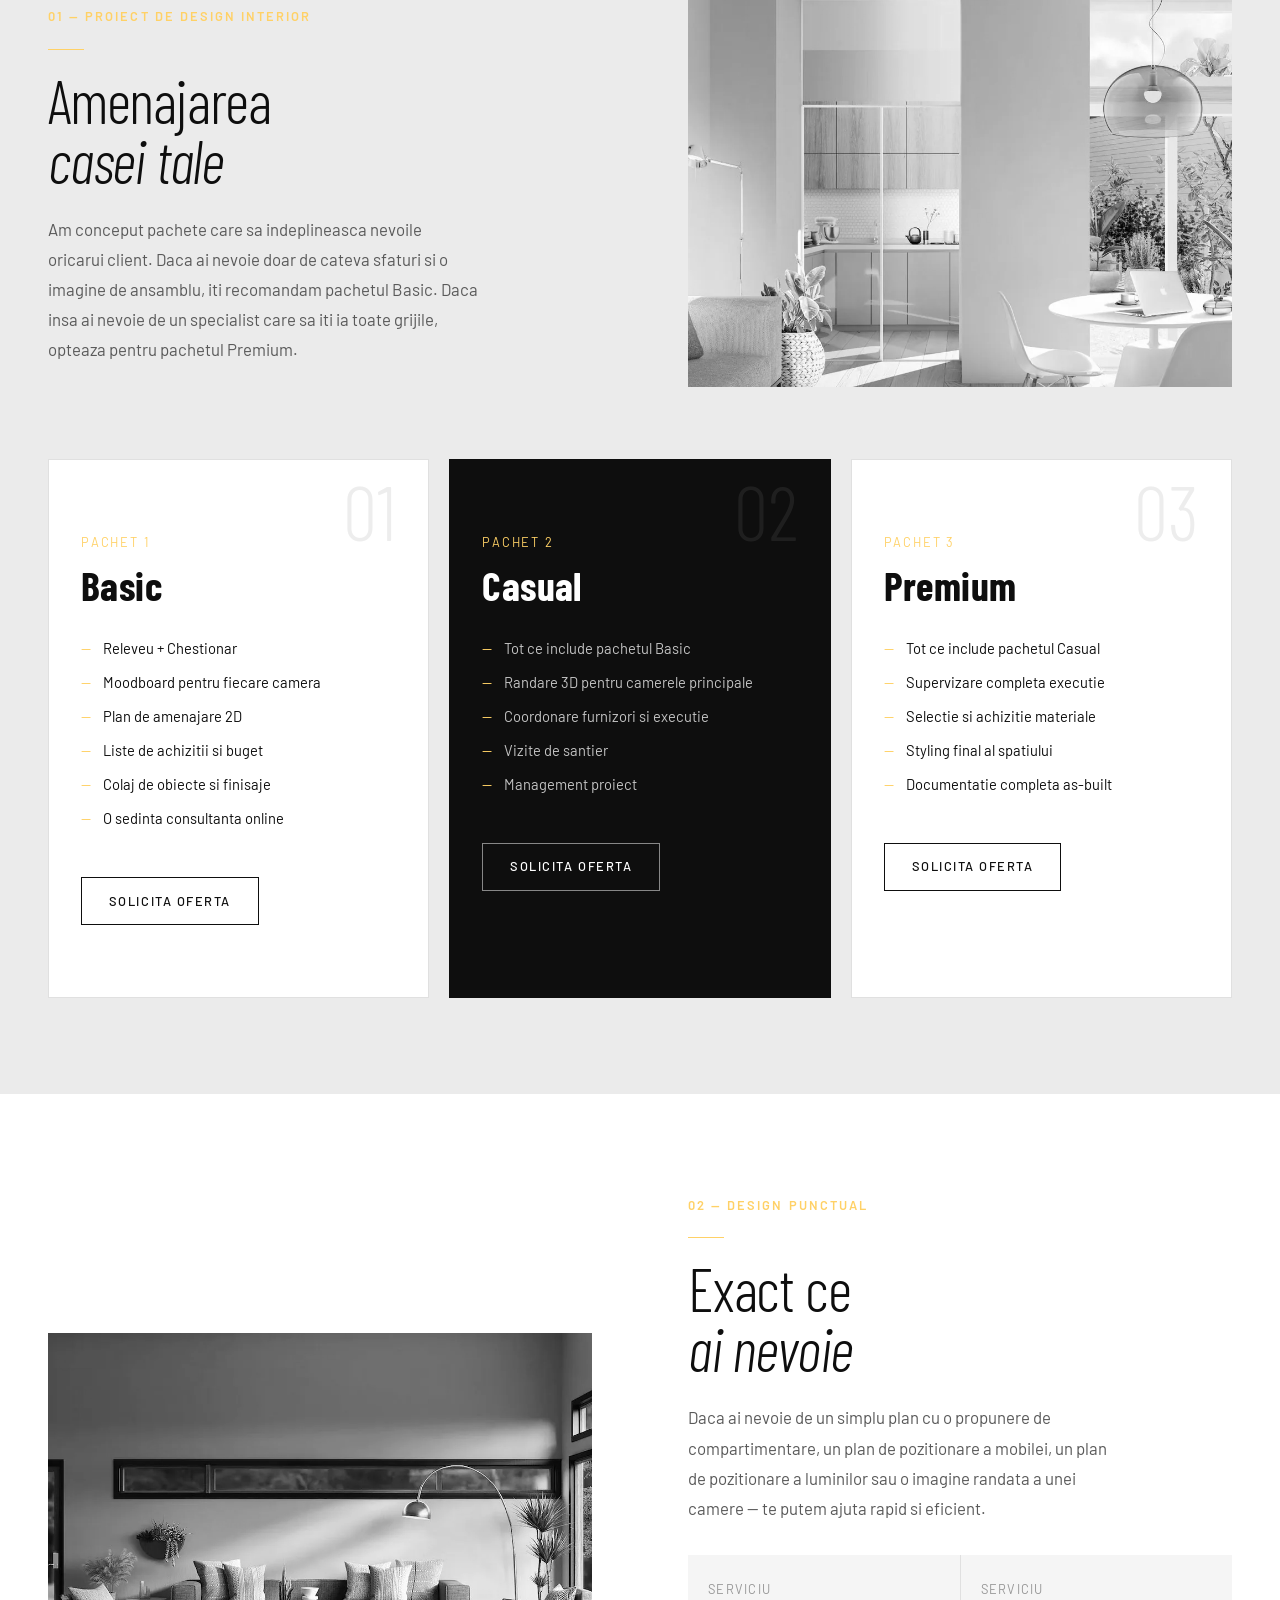
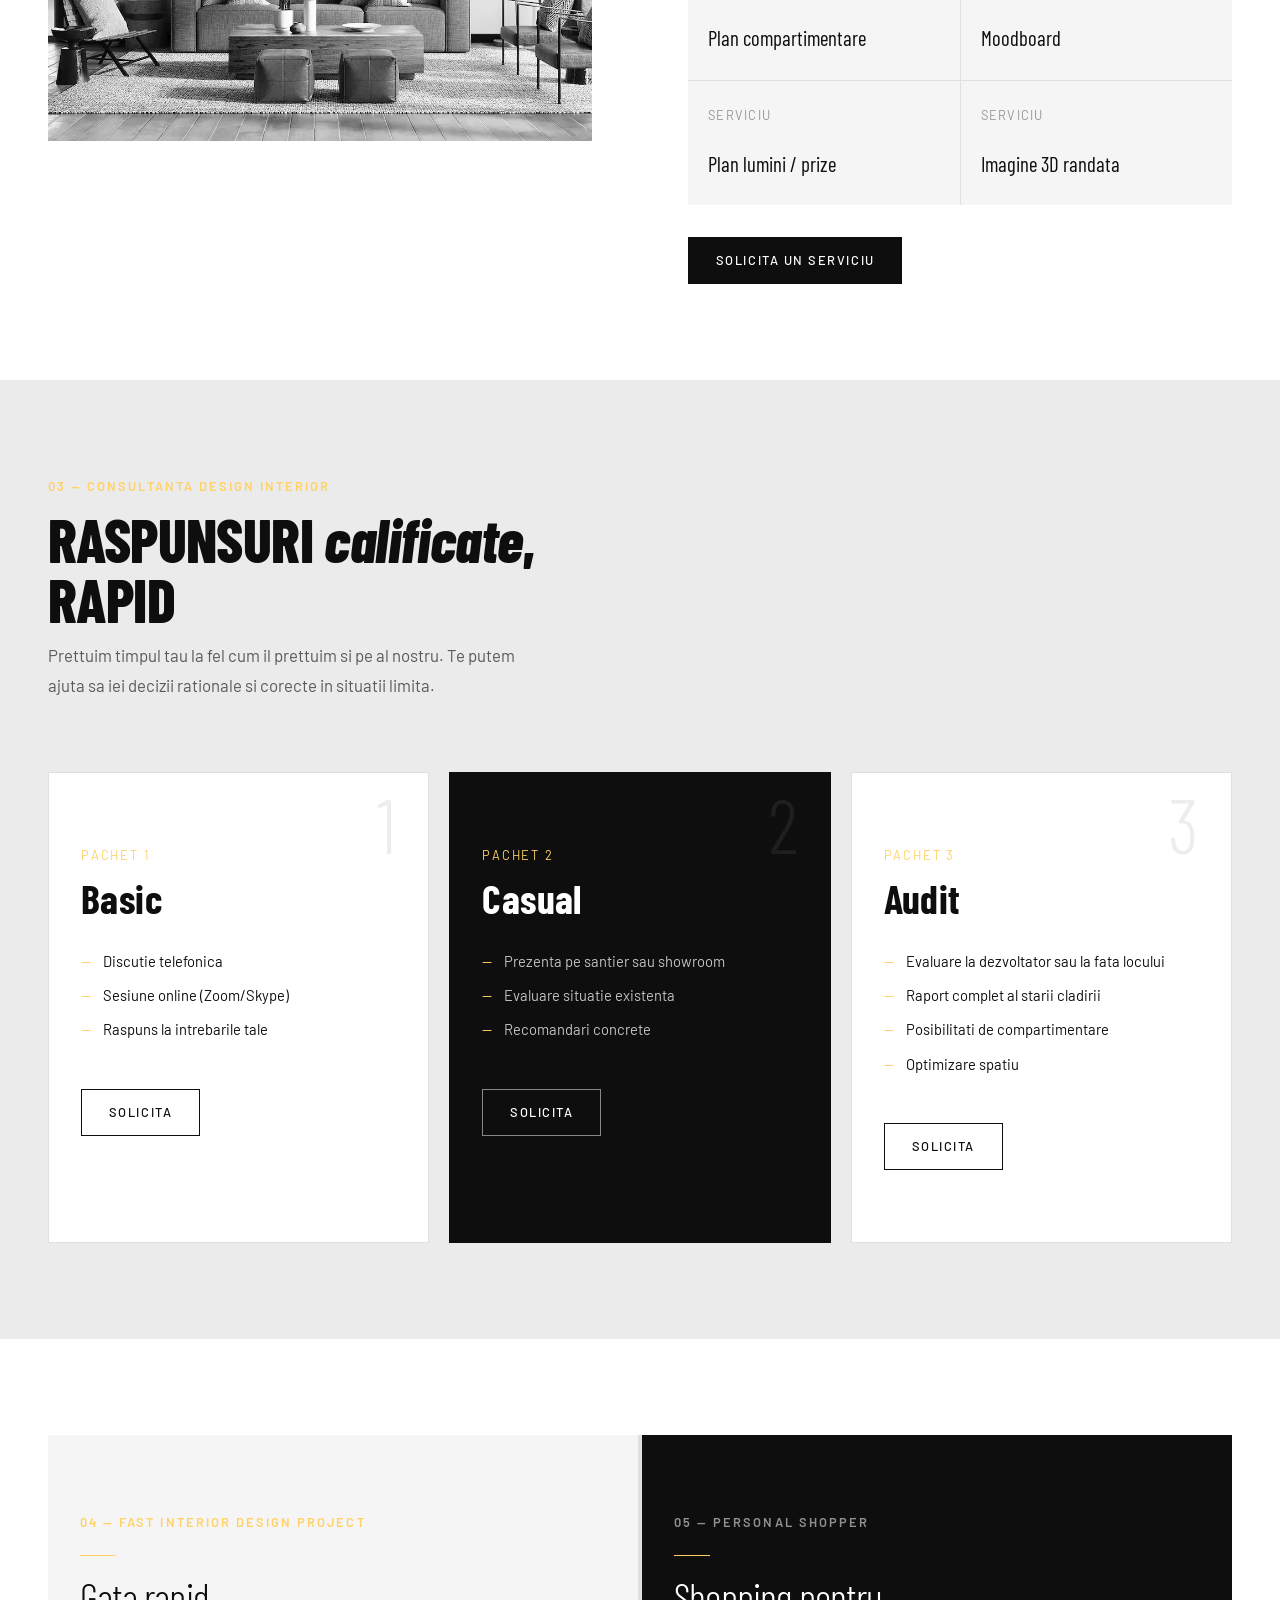
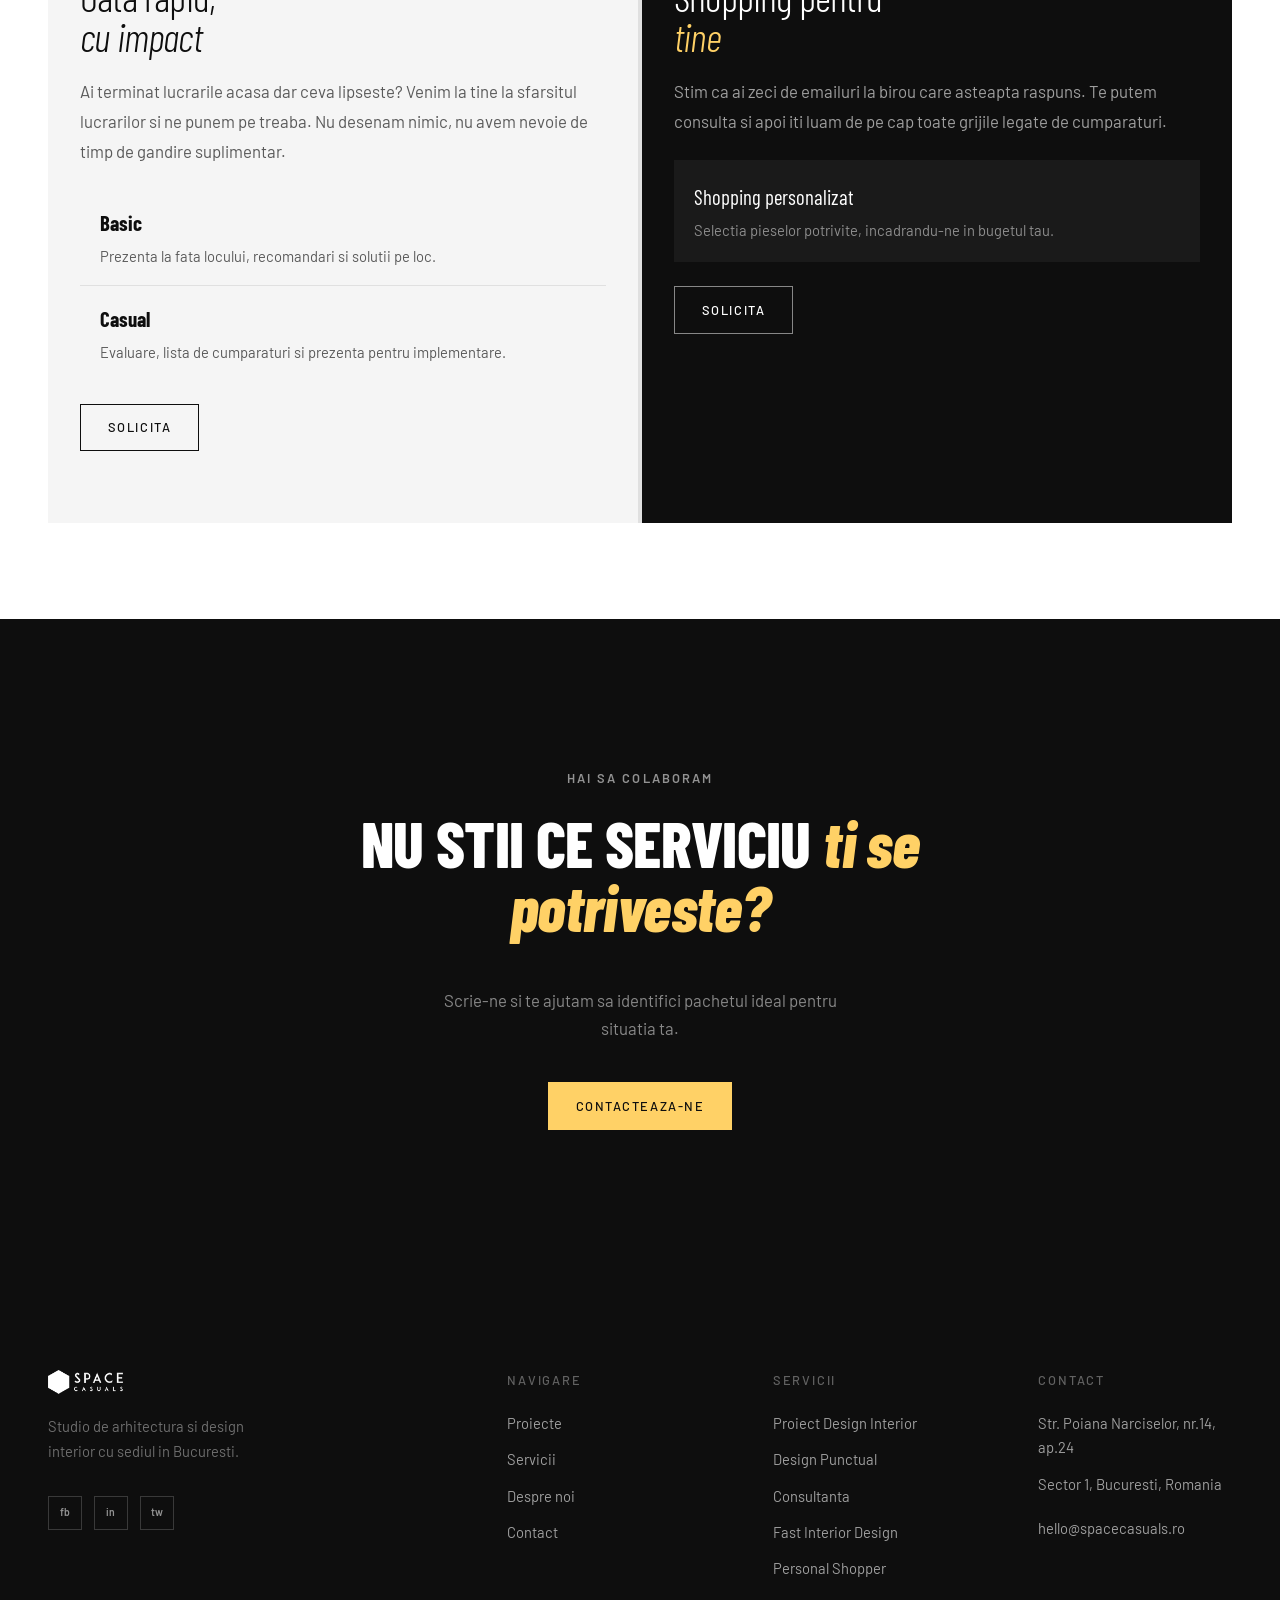
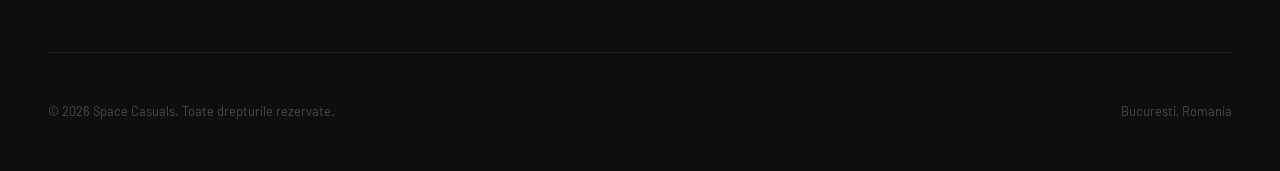
<file: services/index.html>
<!DOCTYPE html>
<html lang="ro">
<head>
  <meta charset="UTF-8" />
  <meta name="viewport" content="width=device-width, initial-scale=1.0" />
  <title>Servicii Design Interior — Space Casuals Bucuresti</title>
  <meta name="description" content="Servicii de design interior Space Casuals: proiect complet (Basic, Casual, Premium), design punctual, consultanta, fast interior design si personal shopping." />
  <link rel="icon" href="../assets/images/shared/favicon.webp" />
  <link rel="preconnect" href="https://fonts.googleapis.com" />
  <link rel="preconnect" href="https://fonts.gstatic.com" crossorigin />
  <link rel="stylesheet" href="../css/style.css" />
  <script>(function(){var l=localStorage.getItem('sc-lang');if(l==='en')document.documentElement.setAttribute('lang','en');})();</script>

  <!-- SEO: canonical -->
  <link rel="canonical" href="https://spacecasuals.ro/services/" />
  <link rel="alternate" hreflang="ro" href="https://spacecasuals.ro/services/" />
  <link rel="alternate" hreflang="en" href="https://spacecasuals.ro/services/" />
  <link rel="alternate" hreflang="x-default" href="https://spacecasuals.ro/services/" />

  <!-- SEO: Open Graph -->
  <meta property="og:type"        content="website" />
  <meta property="og:url"         content="https://spacecasuals.ro/services/" />
  <meta property="og:title"       content="Interior Design Services — Space Casuals Bucharest" />
  <meta property="og:description" content="Interior design services by Space Casuals: full design project (Basic, Casual, Premium), spot design, consultation, fast interior design and personal shopping." />
  <meta property="og:image"       content="https://spacecasuals.ro/services/images/serviciu-proiect-design-01.webp" />
  <meta property="og:site_name"   content="Space Casuals" />
  <meta property="og:locale"      content="ro_RO" />

  <!-- SEO: Twitter Card -->
  <meta name="twitter:card"        content="summary_large_image" />
  <meta name="twitter:site"        content="@CasualsSpace" />
  <meta name="twitter:title"       content="Interior Design Services — Space Casuals Bucharest" />
  <meta name="twitter:description" content="Interior design services by Space Casuals: full design project (Basic, Casual, Premium), spot design, consultation, fast interior design and personal shopping." />
  <meta name="twitter:image"       content="https://spacecasuals.ro/services/images/serviciu-proiect-design-01.webp" />

  <!-- SEO: JSON-LD -->
  <script type="application/ld+json">
[
  {
    "@context": "https://schema.org",
    "@type": "BreadcrumbList",
    "itemListElement": [
      {
        "@type": "ListItem",
        "position": 1,
        "name": "Home",
        "item": "https://spacecasuals.ro/"
      },
      {
        "@type": "ListItem",
        "position": 2,
        "name": "Services",
        "item": "https://spacecasuals.ro/services/"
      }
    ]
  },
  {
    "@context": "https://schema.org",
    "@type": "WebPage",
    "name": "Interior Design Services — Space Casuals Bucharest",
    "description": "Interior design services by Space Casuals: full design project (Basic, Casual, Premium), spot design, consultation, fast interior design and personal shopping.",
    "url": "https://spacecasuals.ro/services/",
    "image": "https://spacecasuals.ro/services/images/serviciu-proiect-design-01.webp",
    "publisher": {
      "@type": "Organization",
      "name": "Space Casuals",
      "url": "https://spacecasuals.ro",
      "logo": {
        "@type": "ImageObject",
        "url": "https://spacecasuals.ro/assets/images/shared/logo-header.webp"
      }
    }
  }
]
  </script>
</head>
<body>

<nav class="nav" role="navigation" aria-label="Navigation">
  <div class="nav__inner">
    <a href="../index.html" class="nav__logo" aria-label="Space Casuals">
      <img src="../assets/images/shared/logo-header.webp" class="nav__logo-img nav__logo--dark" alt="Space Casuals" />
      <img src="../assets/images/shared/logo-footer.webp" class="nav__logo-img nav__logo--light" alt="Space Casuals" />
    </a>
    <div class="nav__links">
      <a href="../portfolio/index.html" class="nav__link"><span class="lang-ro">Proiecte</span><span class="lang-en">Projects</span></a>
      <a href="../services/index.html" class="nav__link active"><span class="lang-ro">Servicii</span><span class="lang-en">Services</span></a>
      <a href="../about/index.html" class="nav__link"><span class="lang-ro">Despre noi</span><span class="lang-en">About</span></a>
      <a href="../contact/index.html" class="nav__cta">Contact</a>
      <div class="nav__lang">
        <button class="lang-btn active" data-lang="ro">RO</button>
        <span class="nav__lang-sep">|</span>
        <button class="lang-btn" data-lang="en">EN</button>
      </div>
    </div>
    <button class="nav__burger" aria-label="Menu" aria-expanded="false"><span></span><span></span><span></span></button>
  </div>
</nav>

<div class="nav-mobile" role="dialog" aria-modal="true" aria-label="Mobile navigation">
  <nav class="nav-mobile__links">
    <a href="../portfolio/index.html" class="nav-mobile__link"><span class="lang-ro">Proiecte</span><span class="lang-en">Projects</span></a>
    <a href="../services/index.html" class="nav-mobile__link"><span class="lang-ro">Servicii</span><span class="lang-en">Services</span></a>
    <a href="../about/index.html" class="nav-mobile__link"><span class="lang-ro">Despre noi</span><span class="lang-en">About</span></a>
    <a href="../contact/index.html" class="nav-mobile__link">Contact</a>
  </nav>
  <div class="nav-mobile__lang">
    <button class="lang-btn active" data-lang="ro">RO</button>
    <span class="nav__lang-sep">/</span>
    <button class="lang-btn" data-lang="en">EN</button>
  </div>
  <div class="nav-mobile__footer">
    <p>Str. Poiana Narciselor, nr.14 &middot; Sector 1, Bucuresti</p>
    <p style="margin-top:0.5em"><a href="mailto:hello@spacecasuals.ro">hello@spacecasuals.ro</a></p>
  </div>
</div>

<header style="background:var(--c-dark);color:var(--c-white);padding:calc(var(--nav-h) + 4rem) 0 3.5rem;">
  <div class="container--wide">
    <span class="label label--white reveal"><span class="lang-ro">Ce oferim</span><span class="lang-en">What we offer</span></span>
    <h1 style="font-size:var(--fs-4xl);font-weight:300;letter-spacing:-0.03em;margin-top:1rem;line-height:1;" class="reveal reveal-delay-1">
      <span class="lang-ro">Servicii de<br><em style="color:var(--c-accent-lt);">design interior</em></span>
      <span class="lang-en">Interior<br><em style="color:var(--c-accent-lt);">design services</em></span>
    </h1>
    <p style="color:rgba(255,255,255,0.5);margin-top:1.25rem;max-width:50ch;font-size:var(--fs-base);line-height:1.7;" class="reveal reveal-delay-2">
      <span class="lang-ro">Am conceput pachete care sa indeplineasca nevoile oricarui client. De la o simpla consultanta pana la un proiect complet — avem solutia potrivita pentru tine.</span>
      <span class="lang-en">We have designed packages to meet every client's needs. From a simple consultation to a full project — we have the right solution for you.</span>
    </p>
  </div>
</header>

<section class="section section--white">
  <div class="container--wide">
    <div class="services-list reveal">
      <a id="proiect" href="#proiect" class="serv-item" style="text-decoration:none;color:inherit;">
        <span class="serv-item__num">01</span>
        <div>
          <h2 class="serv-item__title"><span class="lang-ro">Proiect de Design Interior</span><span class="lang-en">Interior Design Project</span></h2>
          <p class="serv-item__desc"><span class="lang-ro">De la releveu si concept vizual pana la executie si coordonare. Trei pachete adaptate.</span><span class="lang-en">From survey and visual concept through to execution and coordination. Three tailored packages.</span></p>
        </div>
        <span class="serv-item__arrow">&rarr;</span>
      </a>
      <a id="punctual" href="#punctual" class="serv-item" style="text-decoration:none;color:inherit;">
        <span class="serv-item__num">02</span>
        <div>
          <h2 class="serv-item__title"><span class="lang-ro">Design Punctual</span><span class="lang-en">Spot Design</span></h2>
          <p class="serv-item__desc"><span class="lang-ro">Servicii precise, fara proiect complet: plan, moodboard, randare 3D.</span><span class="lang-en">Precise services without a full project: floor plan, moodboard, 3D render.</span></p>
        </div>
        <span class="serv-item__arrow">&rarr;</span>
      </a>
      <a id="consultanta" href="#consultanta" class="serv-item" style="text-decoration:none;color:inherit;">
        <span class="serv-item__num">03</span>
        <div>
          <h2 class="serv-item__title"><span class="lang-ro">Consultanta Design Interior</span><span class="lang-en">Interior Design Consultation</span></h2>
          <p class="serv-item__desc"><span class="lang-ro">Sesiuni de consultanta online, telefonica sau la fata locului.</span><span class="lang-en">Online, phone or on-site consultation sessions.</span></p>
        </div>
        <span class="serv-item__arrow">&rarr;</span>
      </a>
      <a id="fast" href="#fast" class="serv-item" style="text-decoration:none;color:inherit;">
        <span class="serv-item__num">04</span>
        <div>
          <h2 class="serv-item__title">Fast Interior Design Project</h2>
          <p class="serv-item__desc"><span class="lang-ro">Venim la tine dupa finalizarea lucrarilor si gasim impreuna solutiile care fac diferenta.</span><span class="lang-en">We come to you after works are done and find together the solutions that make the difference.</span></p>
        </div>
        <span class="serv-item__arrow">&rarr;</span>
      </a>
      <a id="shopper" href="#shopper" class="serv-item" style="text-decoration:none;color:inherit;">
        <span class="serv-item__num">05</span>
        <div>
          <h2 class="serv-item__title">Personal Shopper</h2>
          <p class="serv-item__desc"><span class="lang-ro">Mergem la cumparaturi pentru tine, cu lista pregatita si ochiul format.</span><span class="lang-en">We shop for you, with a prepared list and a trained eye.</span></p>
        </div>
        <span class="serv-item__arrow">&rarr;</span>
      </a>
    </div>
  </div>
</section>

<section class="section section--alt" id="proiect-detail">
  <div class="container--wide">
    <div class="services-hero-grid">
      <div class="reveal">
        <span class="label"><span class="lang-ro">01 — Proiect de Design Interior</span><span class="lang-en">01 — Interior Design Project</span></span>
        <div class="divider divider--sm"></div>
        <h2 style="font-size:var(--fs-3xl);font-weight:300;letter-spacing:-0.02em;margin-bottom:1.5rem;">
          <span class="lang-ro">Amenajarea<br><em>casei tale</em></span>
          <span class="lang-en">Designing<br><em>your home</em></span>
        </h2>
        <p style="color:var(--c-gray);line-height:1.8;max-width:48ch;">
          <span class="lang-ro">Am conceput pachete care sa indeplineasca nevoile oricarui client. Daca ai nevoie doar de cateva sfaturi si o imagine de ansamblu, iti recomandam pachetul Basic. Daca insa ai nevoie de un specialist care sa iti ia toate grijile, opteaza pentru pachetul Premium.</span>
          <span class="lang-en">We've designed packages to meet every client's needs. If you only need a few tips and an overview, we recommend the Basic package. If you want a specialist to handle everything, choose the Premium package.</span>
        </p>
      </div>
      <div class="reveal reveal-delay-1">
        <img src="images/serviciu-proiect-design-01.webp" alt="Proiect design interior" style="width:100%;aspect-ratio:4/3;object-fit:cover;" />
      </div>
    </div>
    <div class="pkg-grid reveal">
      <div class="pkg">
        <span class="pkg__ghost">01</span>
        <p class="pkg__tier"><span class="lang-ro">Pachet 1</span><span class="lang-en">Package 1</span></p>
        <h3 class="pkg__name">Basic</h3>
        <ul class="pkg__features">
          <li class="pkg__feat"><span class="lang-ro">Releveu + Chestionar</span><span class="lang-en">Survey + Questionnaire</span></li>
          <li class="pkg__feat"><span class="lang-ro">Moodboard pentru fiecare camera</span><span class="lang-en">Moodboard for each room</span></li>
          <li class="pkg__feat"><span class="lang-ro">Plan de amenajare 2D</span><span class="lang-en">2D floor plan</span></li>
          <li class="pkg__feat"><span class="lang-ro">Liste de achizitii si buget</span><span class="lang-en">Shopping lists and budget</span></li>
          <li class="pkg__feat"><span class="lang-ro">Colaj de obiecte si finisaje</span><span class="lang-en">Objects and finishes collage</span></li>
          <li class="pkg__feat"><span class="lang-ro">O sedinta consultanta online</span><span class="lang-en">One online consultation session</span></li>
        </ul>
        <div class="pkg__cta"><a href="../contact/index.html" class="btn btn--outline"><span class="lang-ro">Solicita oferta</span><span class="lang-en">Request a quote</span></a></div>
      </div>
      <div class="pkg pkg--featured">
        <span class="pkg__ghost">02</span>
        <p class="pkg__tier"><span class="lang-ro">Pachet 2</span><span class="lang-en">Package 2</span></p>
        <h3 class="pkg__name">Casual</h3>
        <ul class="pkg__features">
          <li class="pkg__feat"><span class="lang-ro">Tot ce include pachetul Basic</span><span class="lang-en">Everything in Basic</span></li>
          <li class="pkg__feat"><span class="lang-ro">Randare 3D pentru camerele principale</span><span class="lang-en">3D renders for main rooms</span></li>
          <li class="pkg__feat"><span class="lang-ro">Coordonare furnizori si executie</span><span class="lang-en">Supplier and execution coordination</span></li>
          <li class="pkg__feat"><span class="lang-ro">Vizite de santier</span><span class="lang-en">Site visits</span></li>
          <li class="pkg__feat"><span class="lang-ro">Management proiect</span><span class="lang-en">Project management</span></li>
        </ul>
        <div class="pkg__cta"><a href="../contact/index.html" class="btn btn--outline-white"><span class="lang-ro">Solicita oferta</span><span class="lang-en">Request a quote</span></a></div>
      </div>
      <div class="pkg">
        <span class="pkg__ghost">03</span>
        <p class="pkg__tier"><span class="lang-ro">Pachet 3</span><span class="lang-en">Package 3</span></p>
        <h3 class="pkg__name">Premium</h3>
        <ul class="pkg__features">
          <li class="pkg__feat"><span class="lang-ro">Tot ce include pachetul Casual</span><span class="lang-en">Everything in Casual</span></li>
          <li class="pkg__feat"><span class="lang-ro">Supervizare completa executie</span><span class="lang-en">Full execution supervision</span></li>
          <li class="pkg__feat"><span class="lang-ro">Selectie si achizitie materiale</span><span class="lang-en">Material selection and procurement</span></li>
          <li class="pkg__feat"><span class="lang-ro">Styling final al spatiului</span><span class="lang-en">Final space styling</span></li>
          <li class="pkg__feat"><span class="lang-ro">Documentatie completa as-built</span><span class="lang-en">Full as-built documentation</span></li>
        </ul>
        <div class="pkg__cta"><a href="../contact/index.html" class="btn btn--outline"><span class="lang-ro">Solicita oferta</span><span class="lang-en">Request a quote</span></a></div>
      </div>
    </div>
  </div>
</section>

<section class="section section--white" id="punctual-detail">
  <div class="container--wide">
    <div class="services-hero-grid" style="direction:rtl;">
      <div style="direction:ltr;" class="reveal">
        <span class="label"><span class="lang-ro">02 — Design Punctual</span><span class="lang-en">02 — Spot Design</span></span>
        <div class="divider divider--sm"></div>
        <h2 style="font-size:var(--fs-3xl);font-weight:300;letter-spacing:-0.02em;margin-bottom:1.5rem;">
          <span class="lang-ro">Exact ce<br><em>ai nevoie</em></span>
          <span class="lang-en">Exactly<br><em>what you need</em></span>
        </h2>
        <p style="color:var(--c-gray);line-height:1.8;max-width:48ch;">
          <span class="lang-ro">Daca ai nevoie de un simplu plan cu o propunere de compartimentare, un plan de pozitionare a mobilei, un plan de pozitionare a luminilor sau o imagine randata a unei camere — te putem ajuta rapid si eficient.</span>
          <span class="lang-en">If you need a simple floor plan with a layout proposal, a furniture placement plan, a lighting plan or a rendered image of a room — we can help you quickly and efficiently.</span>
        </p>
        <div style="display:grid;grid-template-columns:1fr 1fr;gap:1px;background:var(--c-light);margin-top:2rem;">
          <div style="background:var(--c-bg);padding:1.5rem 1.25rem;"><p style="font-size:var(--fs-xs);color:var(--c-mid);letter-spacing:0.1em;text-transform:uppercase;margin-bottom:0.4em;"><span class="lang-ro">Serviciu</span><span class="lang-en">Service</span></p><p style="font-family:var(--font-display);font-size:var(--fs-lg);"><span class="lang-ro">Plan compartimentare</span><span class="lang-en">Floor plan</span></p></div>
          <div style="background:var(--c-bg);padding:1.5rem 1.25rem;"><p style="font-size:var(--fs-xs);color:var(--c-mid);letter-spacing:0.1em;text-transform:uppercase;margin-bottom:0.4em;"><span class="lang-ro">Serviciu</span><span class="lang-en">Service</span></p><p style="font-family:var(--font-display);font-size:var(--fs-lg);">Moodboard</p></div>
          <div style="background:var(--c-bg);padding:1.5rem 1.25rem;"><p style="font-size:var(--fs-xs);color:var(--c-mid);letter-spacing:0.1em;text-transform:uppercase;margin-bottom:0.4em;"><span class="lang-ro">Serviciu</span><span class="lang-en">Service</span></p><p style="font-family:var(--font-display);font-size:var(--fs-lg);"><span class="lang-ro">Plan lumini / prize</span><span class="lang-en">Lighting / outlet plan</span></p></div>
          <div style="background:var(--c-bg);padding:1.5rem 1.25rem;"><p style="font-size:var(--fs-xs);color:var(--c-mid);letter-spacing:0.1em;text-transform:uppercase;margin-bottom:0.4em;"><span class="lang-ro">Serviciu</span><span class="lang-en">Service</span></p><p style="font-family:var(--font-display);font-size:var(--fs-lg);"><span class="lang-ro">Imagine 3D randata</span><span class="lang-en">3D render</span></p></div>
        </div>
        <div style="margin-top:2rem;"><a href="../contact/index.html" class="btn btn--primary"><span class="lang-ro">Solicita un serviciu</span><span class="lang-en">Request a service</span></a></div>
      </div>
      <div style="direction:ltr;" class="reveal reveal-delay-1">
        <img src="images/serviciu-design-punctual-01.webp" alt="Design punctual" style="width:100%;aspect-ratio:4/3;object-fit:cover;" />
      </div>
    </div>
  </div>
</section>

<section class="section section--alt" id="consultanta-detail">
  <div class="container--wide">
    <div class="section__header reveal">
      <span class="label section__eyebrow"><span class="lang-ro">03 — Consultanta Design Interior</span><span class="lang-en">03 — Interior Design Consultation</span></span>
      <h2 class="section__title">
        <span class="lang-ro">Raspunsuri <em>calificate</em>,<br>rapid</span>
        <span class="lang-en"><em>Qualified</em> answers,<br>quickly</span>
      </h2>
      <p class="section__desc">
        <span class="lang-ro">Prettuim timpul tau la fel cum il prettuim si pe al nostru. Te putem ajuta sa iei decizii rationale si corecte in situatii limita.</span>
        <span class="lang-en">We value your time as much as our own. We can help you make rational and sound decisions in critical situations.</span>
      </p>
    </div>
    <div class="pkg-grid reveal">
      <div class="pkg">
        <span class="pkg__ghost">1</span>
        <p class="pkg__tier"><span class="lang-ro">Pachet 1</span><span class="lang-en">Package 1</span></p>
        <h3 class="pkg__name">Basic</h3>
        <ul class="pkg__features">
          <li class="pkg__feat"><span class="lang-ro">Discutie telefonica</span><span class="lang-en">Phone call</span></li>
          <li class="pkg__feat"><span class="lang-ro">Sesiune online (Zoom/Skype)</span><span class="lang-en">Online session (Zoom/Skype)</span></li>
          <li class="pkg__feat"><span class="lang-ro">Raspuns la intrebarile tale</span><span class="lang-en">Answers to your questions</span></li>
        </ul>
        <div class="pkg__cta"><a href="../contact/index.html" class="btn btn--outline"><span class="lang-ro">Solicita</span><span class="lang-en">Request</span></a></div>
      </div>
      <div class="pkg pkg--featured">
        <span class="pkg__ghost">2</span>
        <p class="pkg__tier"><span class="lang-ro">Pachet 2</span><span class="lang-en">Package 2</span></p>
        <h3 class="pkg__name">Casual</h3>
        <ul class="pkg__features">
          <li class="pkg__feat"><span class="lang-ro">Prezenta pe santier sau showroom</span><span class="lang-en">On-site or showroom presence</span></li>
          <li class="pkg__feat"><span class="lang-ro">Evaluare situatie existenta</span><span class="lang-en">Assessment of existing situation</span></li>
          <li class="pkg__feat"><span class="lang-ro">Recomandari concrete</span><span class="lang-en">Concrete recommendations</span></li>
        </ul>
        <div class="pkg__cta"><a href="../contact/index.html" class="btn btn--outline-white"><span class="lang-ro">Solicita</span><span class="lang-en">Request</span></a></div>
      </div>
      <div class="pkg">
        <span class="pkg__ghost">3</span>
        <p class="pkg__tier"><span class="lang-ro">Pachet 3</span><span class="lang-en">Package 3</span></p>
        <h3 class="pkg__name">Audit</h3>
        <ul class="pkg__features">
          <li class="pkg__feat"><span class="lang-ro">Evaluare la dezvoltator sau la fata locului</span><span class="lang-en">Evaluation at developer or on-site</span></li>
          <li class="pkg__feat"><span class="lang-ro">Raport complet al starii cladirii</span><span class="lang-en">Full building condition report</span></li>
          <li class="pkg__feat"><span class="lang-ro">Posibilitati de compartimentare</span><span class="lang-en">Layout possibilities</span></li>
          <li class="pkg__feat"><span class="lang-ro">Optimizare spatiu</span><span class="lang-en">Space optimisation</span></li>
        </ul>
        <div class="pkg__cta"><a href="../contact/index.html" class="btn btn--outline"><span class="lang-ro">Solicita</span><span class="lang-en">Request</span></a></div>
      </div>
    </div>
  </div>
</section>

<section class="section section--white">
  <div class="container--wide">
    <div style="display:grid;grid-template-columns:1fr 1fr;gap:4px;background:var(--c-light);" class="reveal">
      <div id="fast-detail" style="background:var(--c-bg);padding:var(--sp-xl) var(--sp-md);">
        <span class="label"><span class="lang-ro">04 — Fast Interior Design Project</span><span class="lang-en">04 — Fast Interior Design Project</span></span>
        <div class="divider divider--sm"></div>
        <h2 style="font-size:var(--fs-2xl);font-weight:300;letter-spacing:-0.02em;margin-bottom:1.25rem;">
          <span class="lang-ro">Gata rapid,<br><em>cu impact</em></span>
          <span class="lang-en">Done fast,<br><em>with impact</em></span>
        </h2>
        <p style="color:var(--c-gray);line-height:1.8;margin-bottom:1.5rem;">
          <span class="lang-ro">Ai terminat lucrarile acasa dar ceva lipseste? Venim la tine la sfarsitul lucrarilor si ne punem pe treaba. Nu desenam nimic, nu avem nevoie de timp de gandire suplimentar.</span>
          <span class="lang-en">Works are done at home but something's missing? We come to you at the end of the works and get to it. No drawings, no extra thinking time needed.</span>
        </p>
        <div style="display:flex;flex-direction:column;gap:1px;background:var(--c-light);margin-bottom:1.5rem;">
          <div style="background:var(--c-bg);padding:1rem 1.25rem;"><strong style="font-family:var(--font-display);font-size:var(--fs-lg);">Basic</strong><p style="font-size:var(--fs-sm);color:var(--c-gray);margin-top:0.25em;"><span class="lang-ro">Prezenta la fata locului, recomandari si solutii pe loc.</span><span class="lang-en">On-site presence, recommendations and on-the-spot solutions.</span></p></div>
          <div style="background:var(--c-bg);padding:1rem 1.25rem;"><strong style="font-family:var(--font-display);font-size:var(--fs-lg);">Casual</strong><p style="font-size:var(--fs-sm);color:var(--c-gray);margin-top:0.25em;"><span class="lang-ro">Evaluare, lista de cumparaturi si prezenta pentru implementare.</span><span class="lang-en">Assessment, shopping list and on-site presence for implementation.</span></p></div>
        </div>
        <a href="../contact/index.html" class="btn btn--outline"><span class="lang-ro">Solicita</span><span class="lang-en">Request</span></a>
      </div>
      <div id="shopper-detail" style="background:var(--c-dark);color:var(--c-white);padding:var(--sp-xl) var(--sp-md);">
        <span class="label label--white">05 — Personal Shopper</span>
        <div class="divider divider--sm"></div>
        <h2 style="font-size:var(--fs-2xl);font-weight:300;letter-spacing:-0.02em;margin-bottom:1.25rem;">
          <span class="lang-ro">Shopping pentru<br><em style="color:var(--c-accent-lt);">tine</em></span>
          <span class="lang-en">Shopping<br><em style="color:var(--c-accent-lt);">for you</em></span>
        </h2>
        <p style="color:rgba(255,255,255,0.6);line-height:1.8;margin-bottom:1.5rem;">
          <span class="lang-ro">Stim ca ai zeci de emailuri la birou care asteapta raspuns. Te putem consulta si apoi iti luam de pe cap toate grijile legate de cumparaturi.</span>
          <span class="lang-en">We know you have dozens of emails waiting. We consult you and then take all the shopping worries off your hands.</span>
        </p>
        <div style="background:rgba(255,255,255,0.05);padding:1.25rem;margin-bottom:1.5rem;">
          <p style="font-family:var(--font-display);font-size:var(--fs-lg);"><span class="lang-ro">Shopping personalizat</span><span class="lang-en">Personalised shopping</span></p>
          <p style="font-size:var(--fs-sm);color:rgba(255,255,255,0.5);margin-top:0.25em;"><span class="lang-ro">Selectia pieselor potrivite, incadrandu-ne in bugetul tau.</span><span class="lang-en">Selection of the right pieces, within your budget.</span></p>
        </div>
        <a href="../contact/index.html" class="btn btn--outline-white"><span class="lang-ro">Solicita</span><span class="lang-en">Request</span></a>
      </div>
    </div>
  </div>
</section>

<section class="cta-band">
  <div class="container--narrow" style="text-align:center;">
    <span class="label label--white"><span class="lang-ro">Hai sa colaboram</span><span class="lang-en">Let's collaborate</span></span>
    <h2 class="cta-band__title" style="font-size:clamp(2.4rem,5vw,4.5rem);">
      <span class="lang-ro">Nu stii ce serviciu <em>ti se potriveste?</em></span>
      <span class="lang-en">Not sure which service <em>is right for you?</em></span>
    </h2>
    <p style="color:rgba(255,255,255,0.5);max-width:44ch;margin:0 auto 2.5rem;font-size:var(--fs-base);">
      <span class="lang-ro">Scrie-ne si te ajutam sa identifici pachetul ideal pentru situatia ta.</span>
      <span class="lang-en">Write to us and we'll help you identify the ideal package for your situation.</span>
    </p>
    <a href="../contact/index.html" class="btn btn--accent"><span class="lang-ro">Contacteaza-ne</span><span class="lang-en">Get in touch</span></a>
  </div>
</section>

<footer class="footer" role="contentinfo">
  <div class="container--wide">
    <div class="footer__grid">
      <div>
        <img class="footer__logo" src="../assets/images/shared/logo-footer.webp" alt="Space Casuals" />
        <p class="footer__tagline"><span class="lang-ro">Studio de arhitectura si design interior cu sediul in Bucuresti.</span><span class="lang-en">Architecture and interior design studio based in Bucharest.</span></p>
        <div class="footer__social">
          <a href="https://www.facebook.com/SPACE-Casuals-322028561666826/" class="footer__soc" target="_blank" rel="noopener">fb</a>
          <a href="https://www.instagram.com/spacecasuals/" class="footer__soc" target="_blank" rel="noopener">in</a>
          <a href="https://twitter.com/CasualsSpace" class="footer__soc" target="_blank" rel="noopener">tw</a>
        </div>
      </div>
      <div>
        <p class="footer__heading"><span class="lang-ro">Navigare</span><span class="lang-en">Navigation</span></p>
        <nav class="footer__links">
          <a href="../portfolio/index.html" class="footer__link"><span class="lang-ro">Proiecte</span><span class="lang-en">Projects</span></a>
          <a href="../services/index.html" class="footer__link"><span class="lang-ro">Servicii</span><span class="lang-en">Services</span></a>
          <a href="../about/index.html" class="footer__link"><span class="lang-ro">Despre noi</span><span class="lang-en">About</span></a>
          <a href="../contact/index.html" class="footer__link">Contact</a>
        </nav>
      </div>
      <div>
        <p class="footer__heading"><span class="lang-ro">Servicii</span><span class="lang-en">Services</span></p>
        <nav class="footer__links">
          <a href="#proiect" class="footer__link"><span class="lang-ro">Proiect Design Interior</span><span class="lang-en">Interior Design Project</span></a>
          <a href="#punctual" class="footer__link"><span class="lang-ro">Design Punctual</span><span class="lang-en">Spot Design</span></a>
          <a href="#consultanta" class="footer__link"><span class="lang-ro">Consultanta</span><span class="lang-en">Consultation</span></a>
          <a href="#fast" class="footer__link">Fast Interior Design</a>
          <a href="#shopper" class="footer__link">Personal Shopper</a>
        </nav>
      </div>
      <div>
        <p class="footer__heading">Contact</p>
        <div class="footer__links">
          <span class="footer__link">Str. Poiana Narciselor, nr.14, ap.24</span>
          <span class="footer__link"><span class="lang-ro">Sector 1, Bucuresti, Romania</span><span class="lang-en">Sector 1, Bucharest, Romania</span></span>
          <a href="mailto:hello@spacecasuals.ro" class="footer__link" style="margin-top:0.5rem">hello@spacecasuals.ro</a>
        </div>
      </div>
    </div>
    <div class="footer__bottom">
      <span><span class="lang-ro">&copy; 2026 Space Casuals. Toate drepturile rezervate.</span><span class="lang-en">&copy; 2026 Space Casuals. All rights reserved.</span></span>
      <span><span class="lang-ro">Bucuresti, Romania</span><span class="lang-en">Bucharest, Romania</span></span>
    </div>
  </div>
</footer>

<script src="../js/main.js" defer></script>
</body>
</html>
</file>
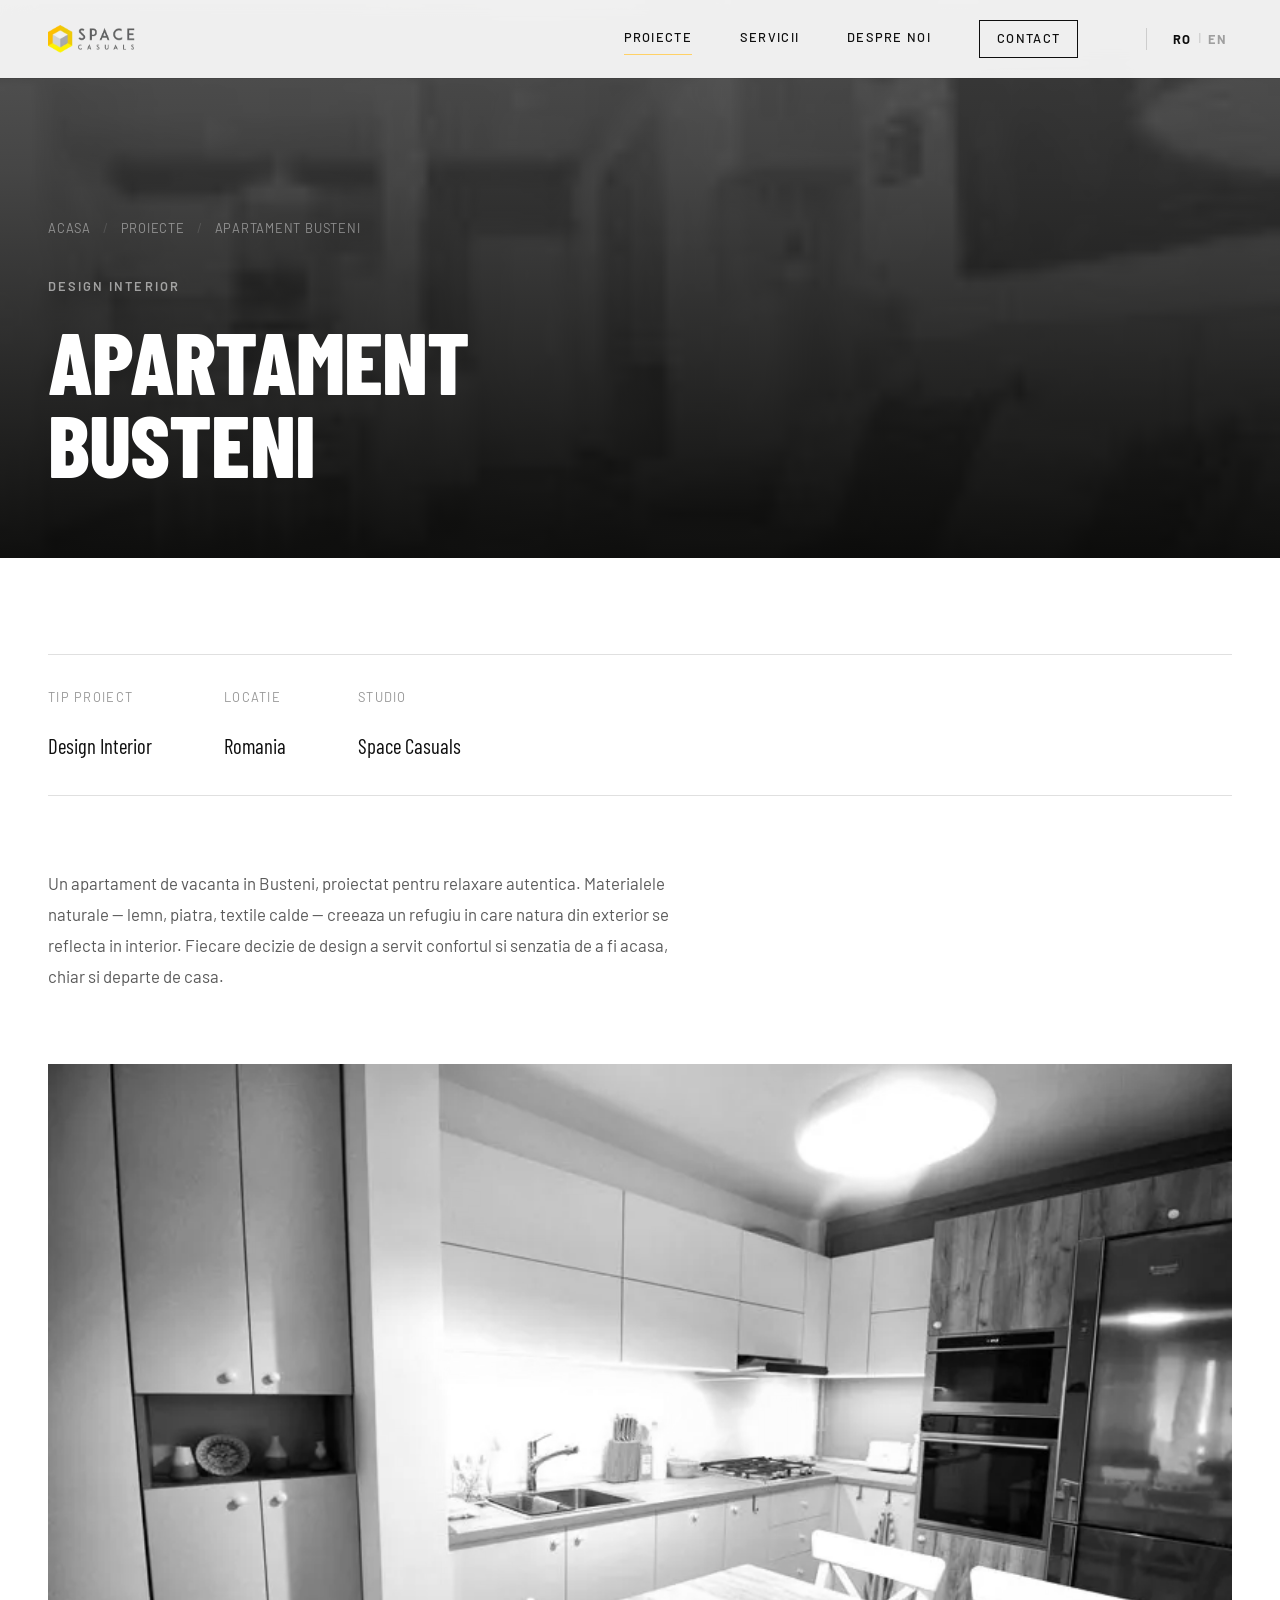
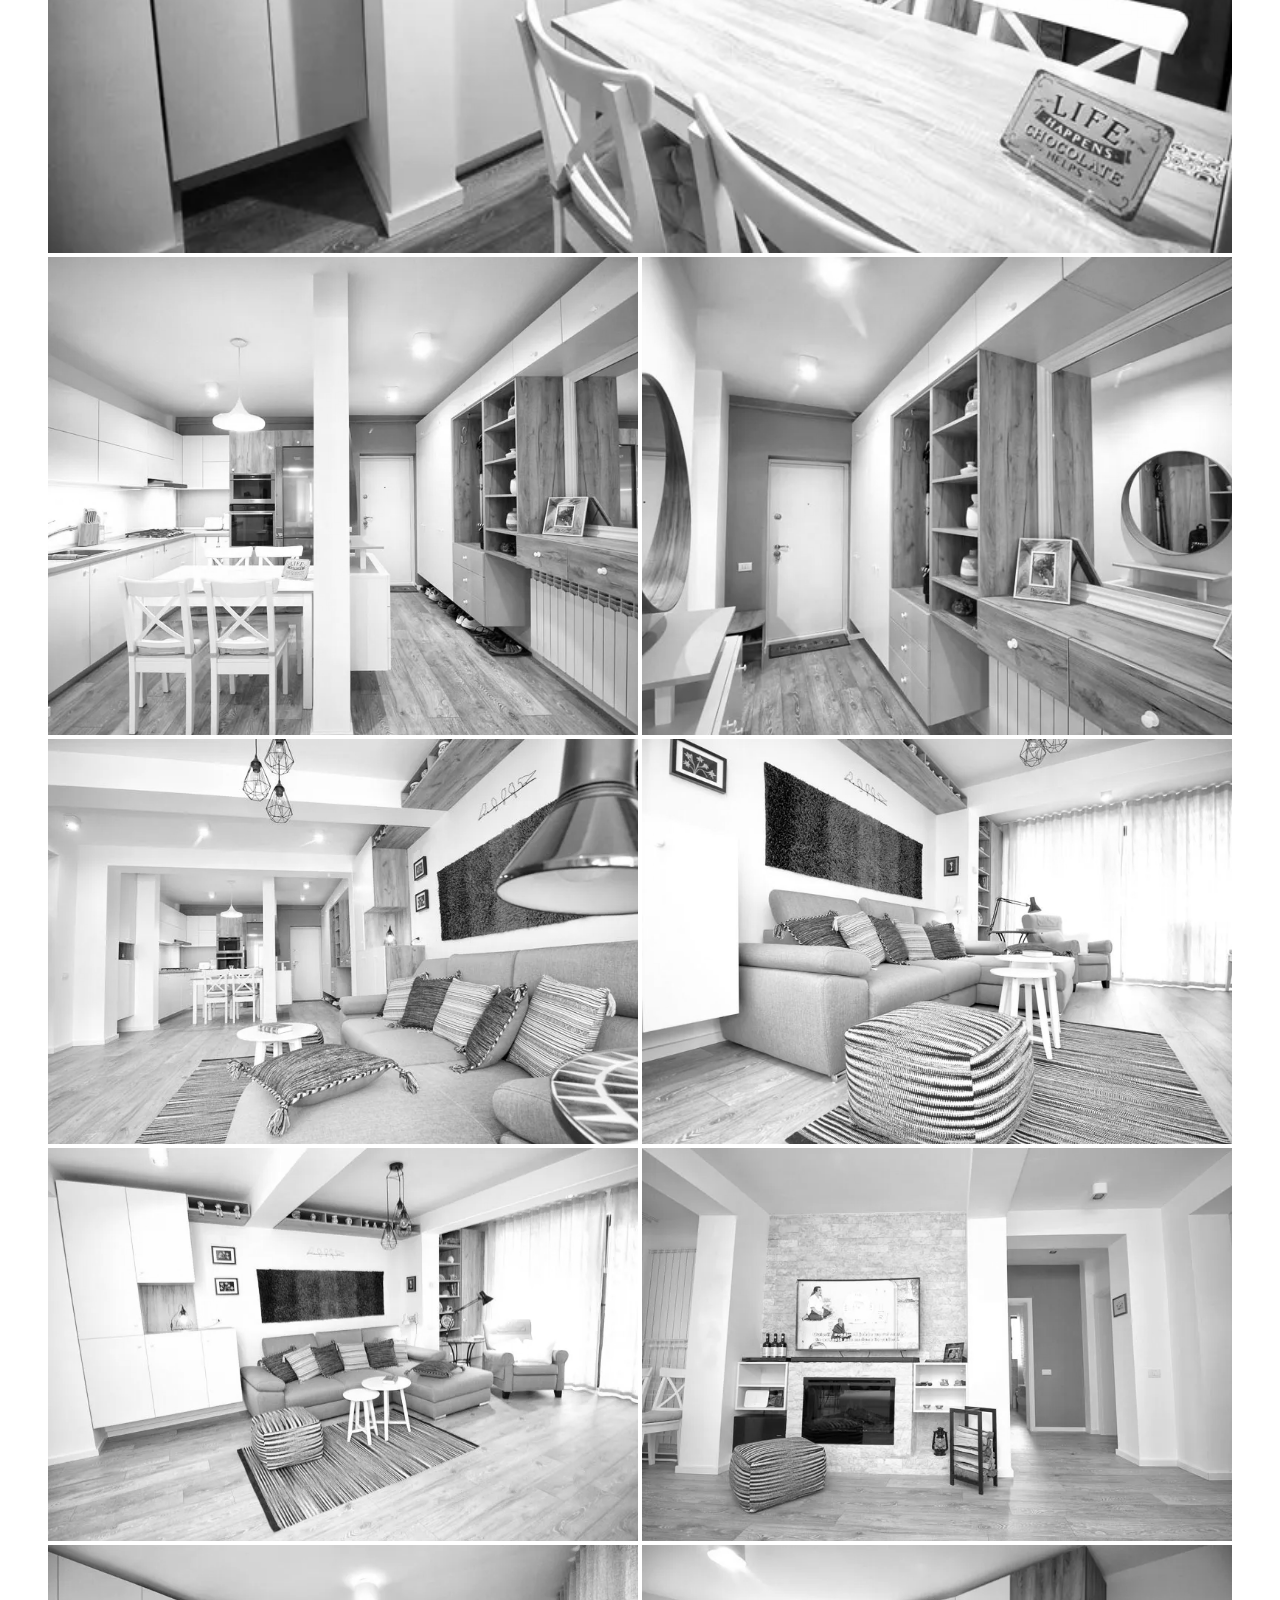
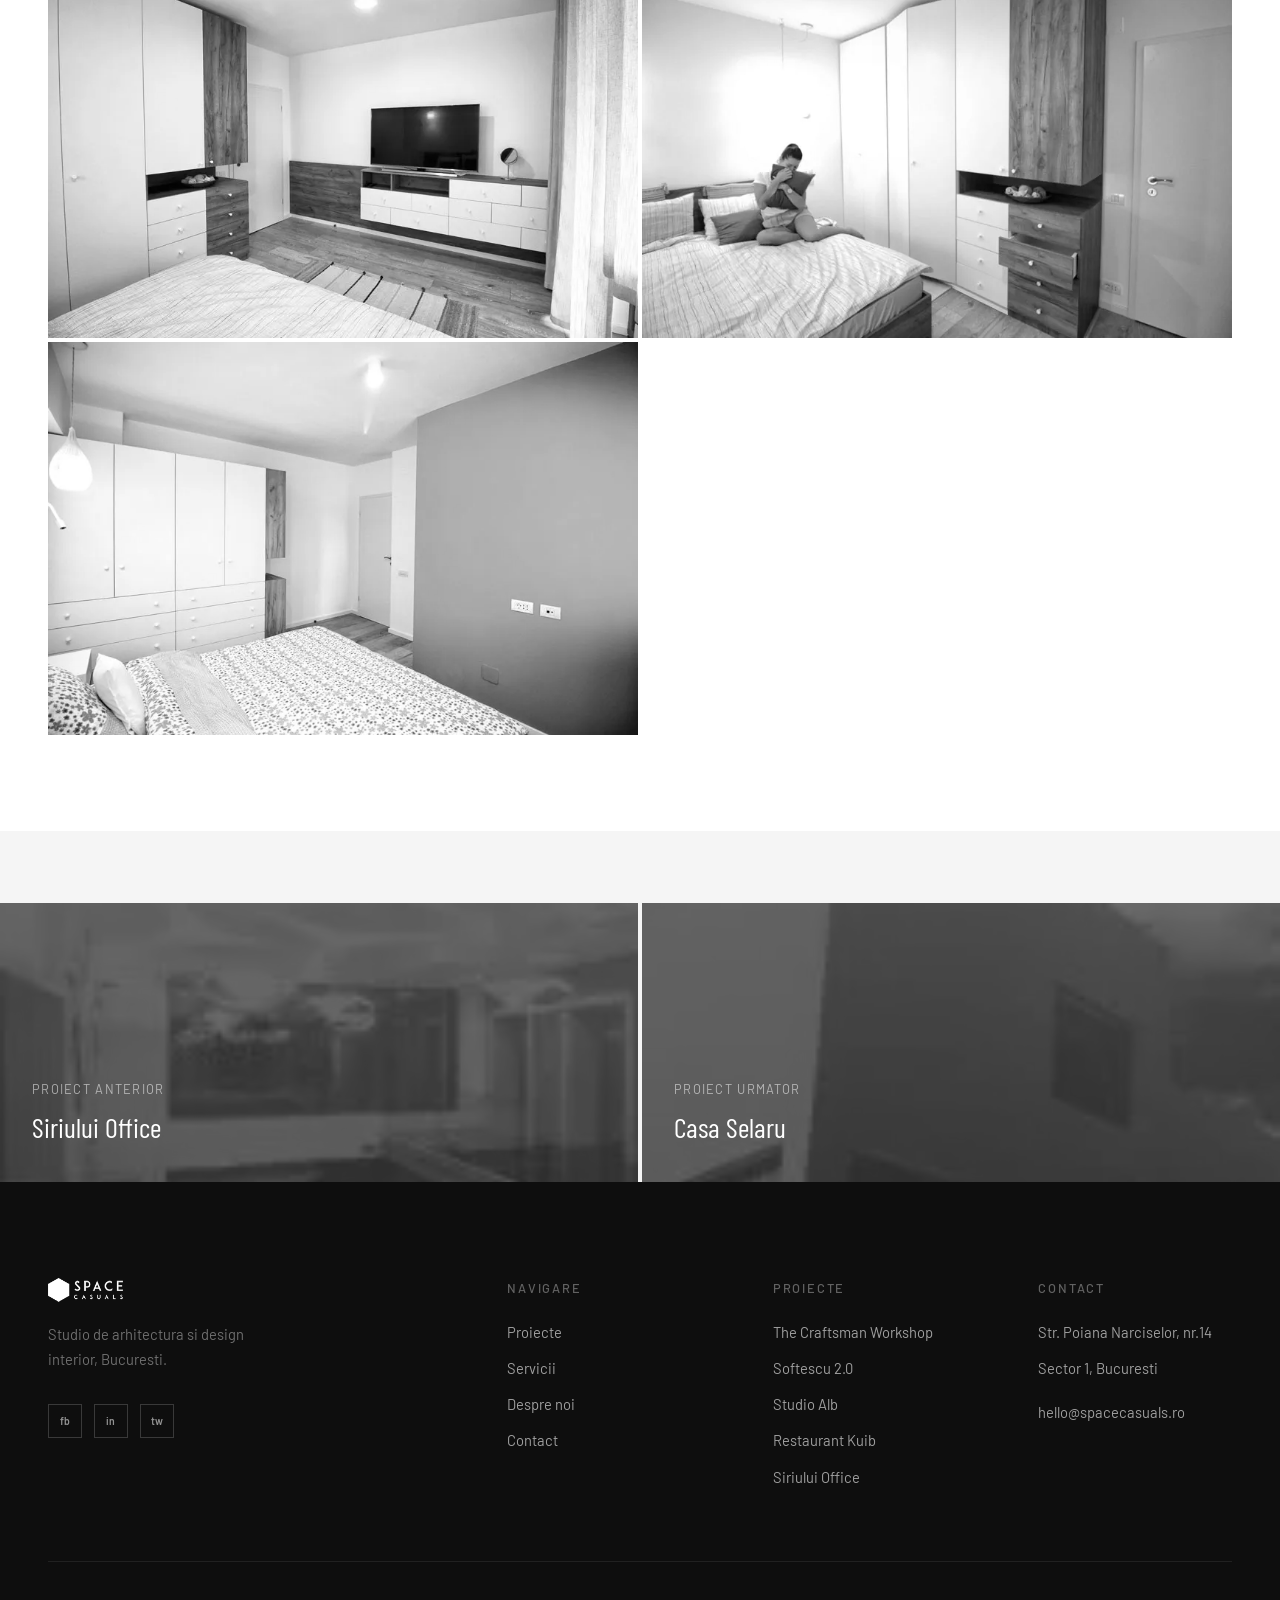
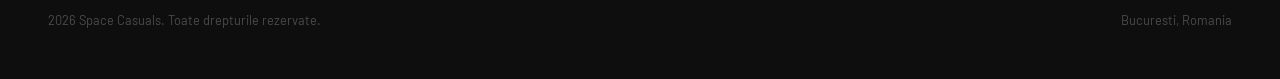
<file: portfolio/apartament-busteni/index.html>
<!DOCTYPE html>
<html lang="ro">
<head>
  <meta charset="UTF-8" />
  <meta name="viewport" content="width=device-width, initial-scale=1.0" />
  <title>Apartament Busteni — Mountain Apartment Interior Design | Space Casuals</title>
  <meta name="description" content="Apartament Busteni: a mountain apartment interior design project by Space Casuals — cosy atmosphere, wood accents and scenic views." />
  <link rel="icon" href="../../assets/images/shared/favicon.webp" />
  <link rel="preconnect" href="https://fonts.googleapis.com" />
  <link rel="preconnect" href="https://fonts.gstatic.com" crossorigin />
  <link rel="stylesheet" href="../../css/style.css" />
<script>(function(){var l=localStorage.getItem('sc-lang');if(l==='en')document.documentElement.setAttribute('lang','en');})();</script>

  <!-- SEO: canonical -->
  <link rel="canonical" href="https://spacecasuals.ro/portfolio/apartament-busteni/" />

  <!-- SEO: Open Graph -->
  <meta property="og:type"        content="article" />
  <meta property="og:url"         content="https://spacecasuals.ro/portfolio/apartament-busteni/" />
  <meta property="og:title"       content="Apartament Busteni — Mountain Apartment Interior Design | Space Casuals" />
  <meta property="og:description" content="Apartament Busteni: a mountain apartment interior design project by Space Casuals — cosy atmosphere, wood accents and scenic views." />
  <meta property="og:image"       content="https://spacecasuals.ro/portfolio/apartament-busteni/images/apartament-busteni-01.webp" />
  <meta property="og:site_name"   content="Space Casuals" />
  <meta property="og:locale"      content="ro_RO" />

  <!-- SEO: Twitter Card -->
  <meta name="twitter:card"        content="summary_large_image" />
  <meta name="twitter:site"        content="@CasualsSpace" />
  <meta name="twitter:title"       content="Apartament Busteni — Mountain Apartment Interior Design | Space Casuals" />
  <meta name="twitter:description" content="Apartament Busteni: a mountain apartment interior design project by Space Casuals — cosy atmosphere, wood accents and scenic views." />
  <meta name="twitter:image"       content="https://spacecasuals.ro/portfolio/apartament-busteni/images/apartament-busteni-01.webp" />

  <!-- SEO: JSON-LD -->
  <script type="application/ld+json">
[
  {
    "@context": "https://schema.org",
    "@type": "BreadcrumbList",
    "itemListElement": [
      {
        "@type": "ListItem",
        "position": 1,
        "name": "Home",
        "item": "https://spacecasuals.ro/"
      },
      {
        "@type": "ListItem",
        "position": 2,
        "name": "Portfolio",
        "item": "https://spacecasuals.ro/portfolio/"
      },
      {
        "@type": "ListItem",
        "position": 3,
        "name": "Apartament Busteni",
        "item": "https://spacecasuals.ro/portfolio/apartament-busteni/"
      }
    ]
  },
  {
    "@context": "https://schema.org",
    "@type": "WebPage",
    "name": "Apartament Busteni — Mountain Apartment Interior Design | Space Casuals",
    "description": "Apartament Busteni: a mountain apartment interior design project by Space Casuals — cosy atmosphere, wood accents and scenic views.",
    "url": "https://spacecasuals.ro/portfolio/apartament-busteni/",
    "image": "https://spacecasuals.ro/portfolio/apartament-busteni/images/apartament-busteni-01.webp",
    "publisher": {
      "@type": "Organization",
      "name": "Space Casuals",
      "url": "https://spacecasuals.ro",
      "logo": {
        "@type": "ImageObject",
        "url": "https://spacecasuals.ro/assets/images/shared/logo-header.webp"
      }
    }
  }
]
  </script>
</head>
<body>

<nav class="nav" role="navigation">
  <div class="nav__inner">
    <a href="../../index.html" class="nav__logo">
      <img src="../../assets/images/shared/logo-header.webp" class="nav__logo-img nav__logo--dark" alt="Space Casuals" />
      <img src="../../assets/images/shared/logo-footer.webp" class="nav__logo-img nav__logo--light" alt="Space Casuals" />
    </a>
    <div class="nav__links">
      <a href="../../portfolio/index.html" class="nav__link active"><span class="lang-ro">Proiecte</span><span class="lang-en">Projects</span></a>
      <a href="../../services/index.html" class="nav__link"><span class="lang-ro">Servicii</span><span class="lang-en">Services</span></a>
      <a href="../../about/index.html" class="nav__link"><span class="lang-ro">Despre noi</span><span class="lang-en">About</span></a>
      <a href="../../contact/index.html" class="nav__cta">Contact</a>
      <div class="nav__lang">
        <button class="lang-btn active" data-lang="ro">RO</button>
        <span class="nav__lang-sep">|</span>
        <button class="lang-btn" data-lang="en">EN</button>
      </div>
    </div>
    <button class="nav__burger" aria-label="Meniu"><span></span><span></span><span></span></button>
  </div>
</nav>
<div class="nav-mobile">
  <nav class="nav-mobile__links">
    <a href="../../portfolio/index.html" class="nav-mobile__link"><span class="lang-ro">Proiecte</span><span class="lang-en">Projects</span></a>
    <a href="../../services/index.html" class="nav-mobile__link"><span class="lang-ro">Servicii</span><span class="lang-en">Services</span></a>
    <a href="../../about/index.html" class="nav-mobile__link"><span class="lang-ro">Despre noi</span><span class="lang-en">About</span></a>
    <a href="../../contact/index.html" class="nav-mobile__link">Contact</a>
  </nav>
  <div class="nav-mobile__lang">
    <button class="lang-btn active" data-lang="ro">RO</button>
    <span class="nav__lang-sep">/</span>
    <button class="lang-btn" data-lang="en">EN</button>
  </div>
  <div class="nav-mobile__footer"><p>Str. Poiana Narciselor, nr.14 · Sector 1, Bucuresti</p><p style="margin-top:0.5em"><a href="mailto:hello@spacecasuals.ro">hello@spacecasuals.ro</a></p></div>
</div>

<header class="page-hero" role="banner">
  <img class="page-hero__bg" src="images/apartament-busteni-thumb.webp" alt="Apartament Busteni" />
  <div class="page-hero__overlay"></div>
  <div class="page-hero__inner container--wide">
    <nav aria-label="Breadcrumb" class="breadcrumb"><a href="../../index.html">Acasa</a><span class="breadcrumb__sep">/</span><a href="../../portfolio/index.html">Proiecte</a><span class="breadcrumb__sep">/</span><span>Apartament Busteni</span></nav>
    <span class="label label--white">Design Interior</span>
    <h1 class="page-hero__title">Apartament Busteni</h1>
  </div>
</header>

<main class="section section--white">
  <div class="container--wide">
    <div class="project-meta reveal">
      <div class="project-meta__item"><p class="project-meta__label">Tip proiect</p><p class="project-meta__val">Design Interior</p></div>
      <div class="project-meta__item"><p class="project-meta__label">Locatie</p><p class="project-meta__val">Romania</p></div>
      <div class="project-meta__item"><p class="project-meta__label">Studio</p><p class="project-meta__val">Space Casuals</p></div>
    </div>
    <p class="project-body reveal reveal-delay-1">Un apartament de vacanta in Busteni, proiectat pentru relaxare autentica. Materialele naturale — lemn, piatra, textile calde — creeaza un refugiu in care natura din exterior se reflecta in interior. Fiecare decizie de design a servit confortul si senzatia de a fi acasa, chiar si departe de casa.</p>
    <div class="gallery">
      <div class="gallery__item gallery__item--wide"><img class="gallery__img" src="images/apartament-busteni-01.webp" alt="Apartament Busteni foto 1" loading="lazy" /></div>
      <div class="gallery__item"><img class="gallery__img" src="images/apartament-busteni-02.webp" alt="Apartament Busteni foto 2" loading="lazy" /></div>
      <div class="gallery__item"><img class="gallery__img" src="images/apartament-busteni-03.webp" alt="Apartament Busteni foto 3" loading="lazy" /></div>
      <div class="gallery__item"><img class="gallery__img" src="images/apartament-busteni-04.webp" alt="Apartament Busteni foto 4" loading="lazy" /></div>
      <div class="gallery__item"><img class="gallery__img" src="images/apartament-busteni-05.webp" alt="Apartament Busteni foto 5" loading="lazy" /></div>
      <div class="gallery__item"><img class="gallery__img" src="images/apartament-busteni-06.webp" alt="Apartament Busteni foto 6" loading="lazy" /></div>
      <div class="gallery__item"><img class="gallery__img" src="images/apartament-busteni-07.webp" alt="Apartament Busteni foto 7" loading="lazy" /></div>
      <div class="gallery__item"><img class="gallery__img" src="images/apartament-busteni-08.webp" alt="Apartament Busteni foto 8" loading="lazy" /></div>
      <div class="gallery__item"><img class="gallery__img" src="images/apartament-busteni-09.webp" alt="Apartament Busteni foto 9" loading="lazy" /></div>
      <div class="gallery__item"><img class="gallery__img" src="images/apartament-busteni-10.webp" alt="Apartament Busteni foto 10" loading="lazy" /></div>
    </div>
  </div>
</main>

<nav class="project-nav" aria-label="Proiecte adiacente">
  <a class="project-nav__item" href="../siriului-office/index.html">
    <img class="project-nav__img" src="../siriului-office/images/siriului-office-thumb.webp" alt="Siriului Office" loading="lazy" />
    <div class="project-nav__label"><span class="project-nav__dir">Proiect anterior</span><span class="project-nav__title">Siriului Office</span></div>
  </a>
  <a class="project-nav__item" href="../casa-selaru/index.html">
    <img class="project-nav__img" src="../casa-selaru/images/casa-selaru-thumb.webp" alt="Casa Selaru" loading="lazy" />
    <div class="project-nav__label"><span class="project-nav__dir">Proiect urmator</span><span class="project-nav__title">Casa Selaru</span></div>
  </a>
</nav>

<footer class="footer">
  <div class="container--wide">
    <div class="footer__grid">
      <div><img class="footer__logo" src="../../assets/images/shared/logo-footer.webp" alt="Space Casuals" /><p class="footer__tagline">Studio de arhitectura si design interior, Bucuresti.</p><div class="footer__social"><a href="https://www.facebook.com/SPACE-Casuals-322028561666826/" class="footer__soc" target="_blank" rel="noopener">fb</a><a href="https://www.instagram.com/spacecasuals/" class="footer__soc" target="_blank" rel="noopener">in</a><a href="https://twitter.com/CasualsSpace" class="footer__soc" target="_blank" rel="noopener">tw</a></div></div>
      <div><p class="footer__heading">Navigare</p><nav class="footer__links"><a href="../../portfolio/index.html" class="footer__link">Proiecte</a><a href="../../services/index.html" class="footer__link">Servicii</a><a href="../../about/index.html" class="footer__link">Despre noi</a><a href="../../contact/index.html" class="footer__link">Contact</a></nav></div>
      <div><p class="footer__heading">Proiecte</p><nav class="footer__links"><a href="../../portfolio/the-craftsman-workshop/index.html" class="footer__link">The Craftsman Workshop</a><a href="../../portfolio/softescu-2-0/index.html" class="footer__link">Softescu 2.0</a><a href="../../portfolio/studio-alb/index.html" class="footer__link">Studio Alb</a><a href="../../portfolio/kuib/index.html" class="footer__link">Restaurant Kuib</a><a href="../../portfolio/siriului-office/index.html" class="footer__link">Siriului Office</a></nav></div>
      <div><p class="footer__heading">Contact</p><div class="footer__links"><span class="footer__link">Str. Poiana Narciselor, nr.14</span><span class="footer__link">Sector 1, Bucuresti</span><a href="mailto:hello@spacecasuals.ro" class="footer__link" style="margin-top:0.5rem">hello@spacecasuals.ro</a></div></div>
    </div>
    <div class="footer__bottom"><span>2026 Space Casuals. Toate drepturile rezervate.</span><span>Bucuresti, Romania</span></div>
  </div>
</footer>

<script src="../../js/main.js" defer></script>
</body>
</html>
</file>
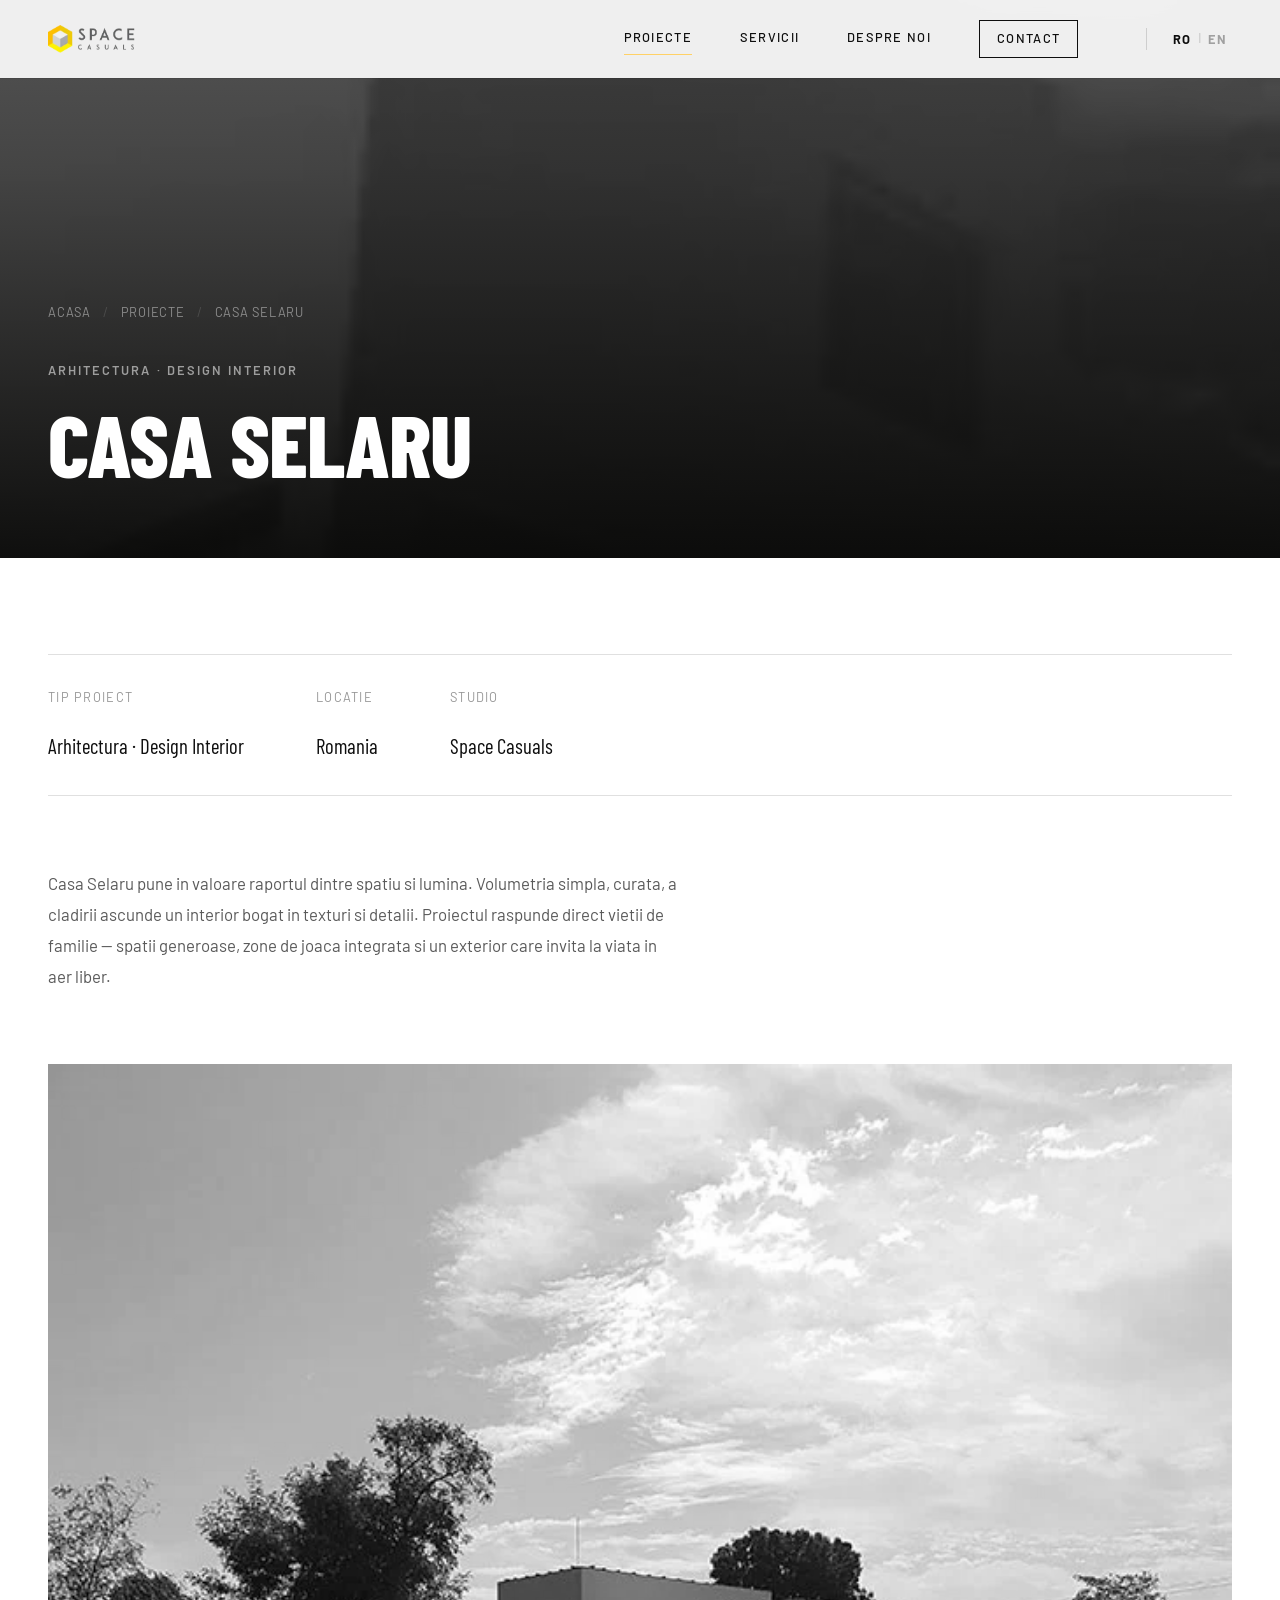
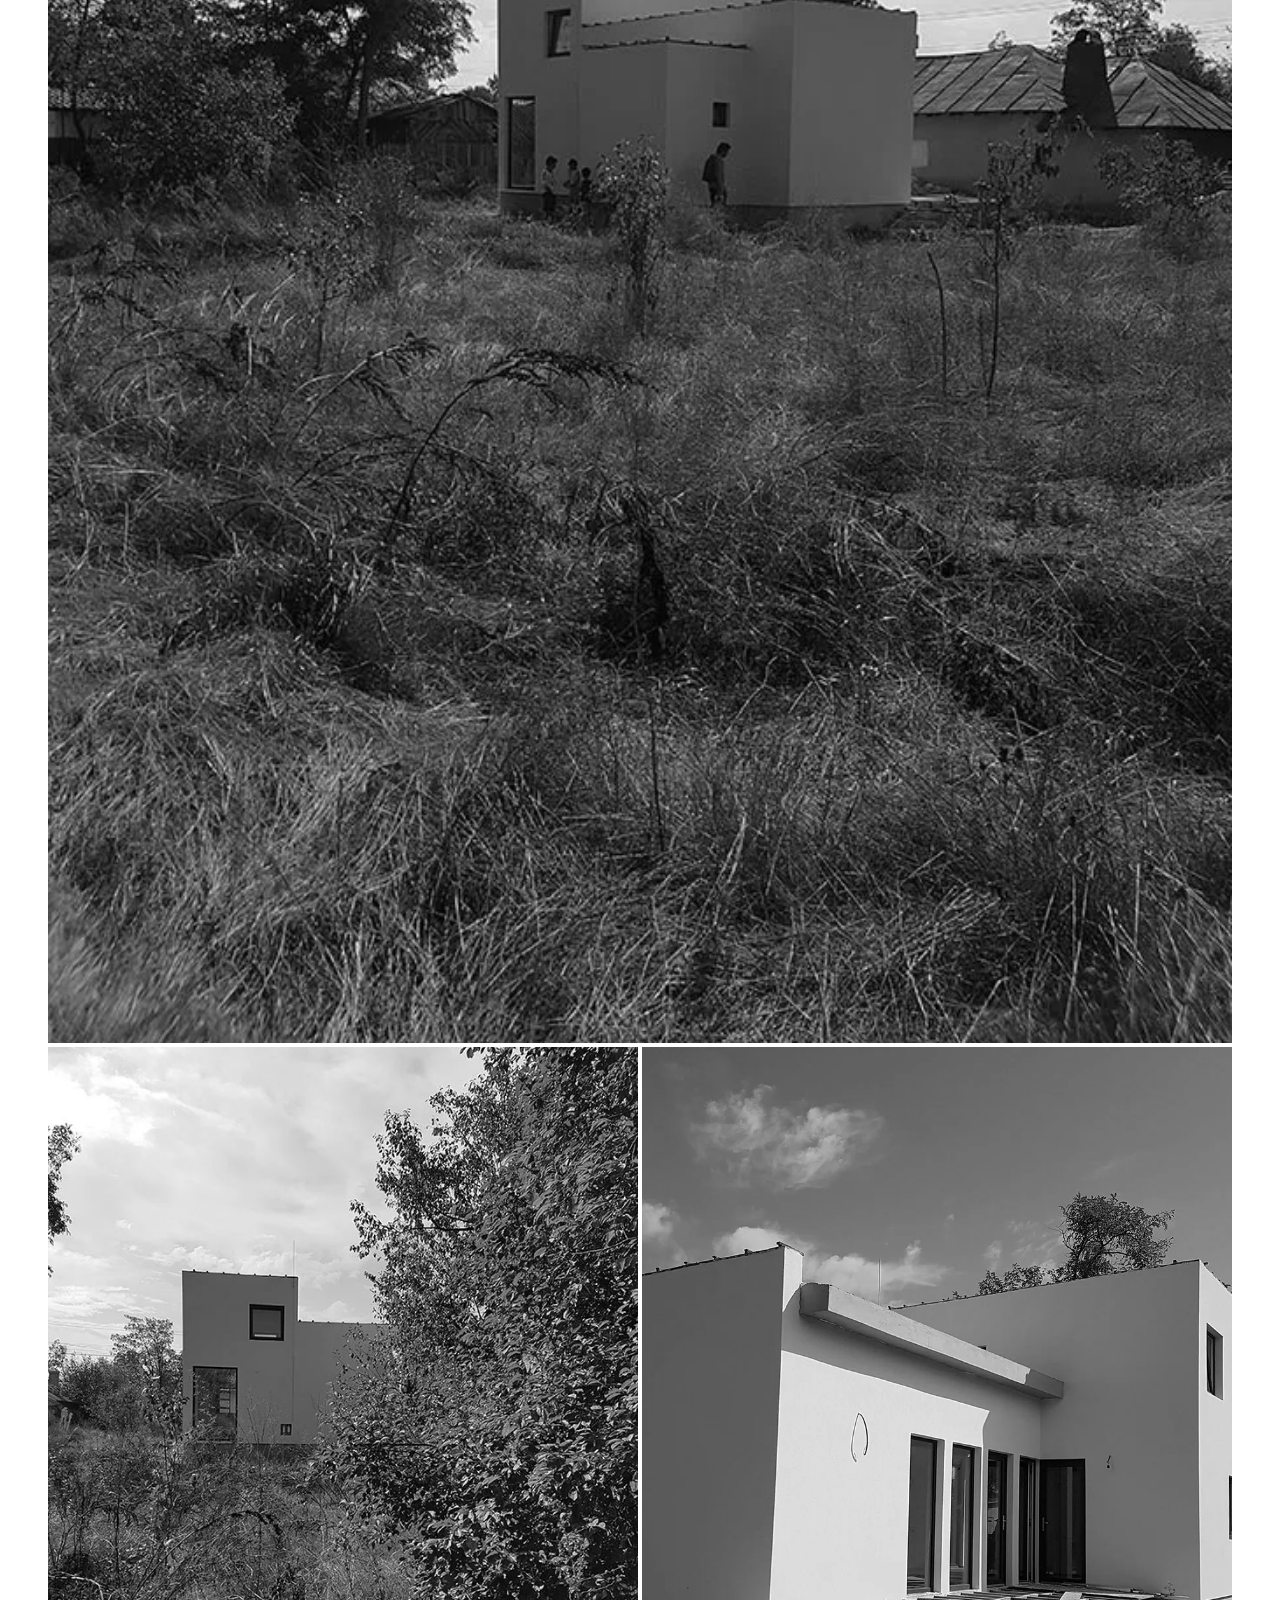
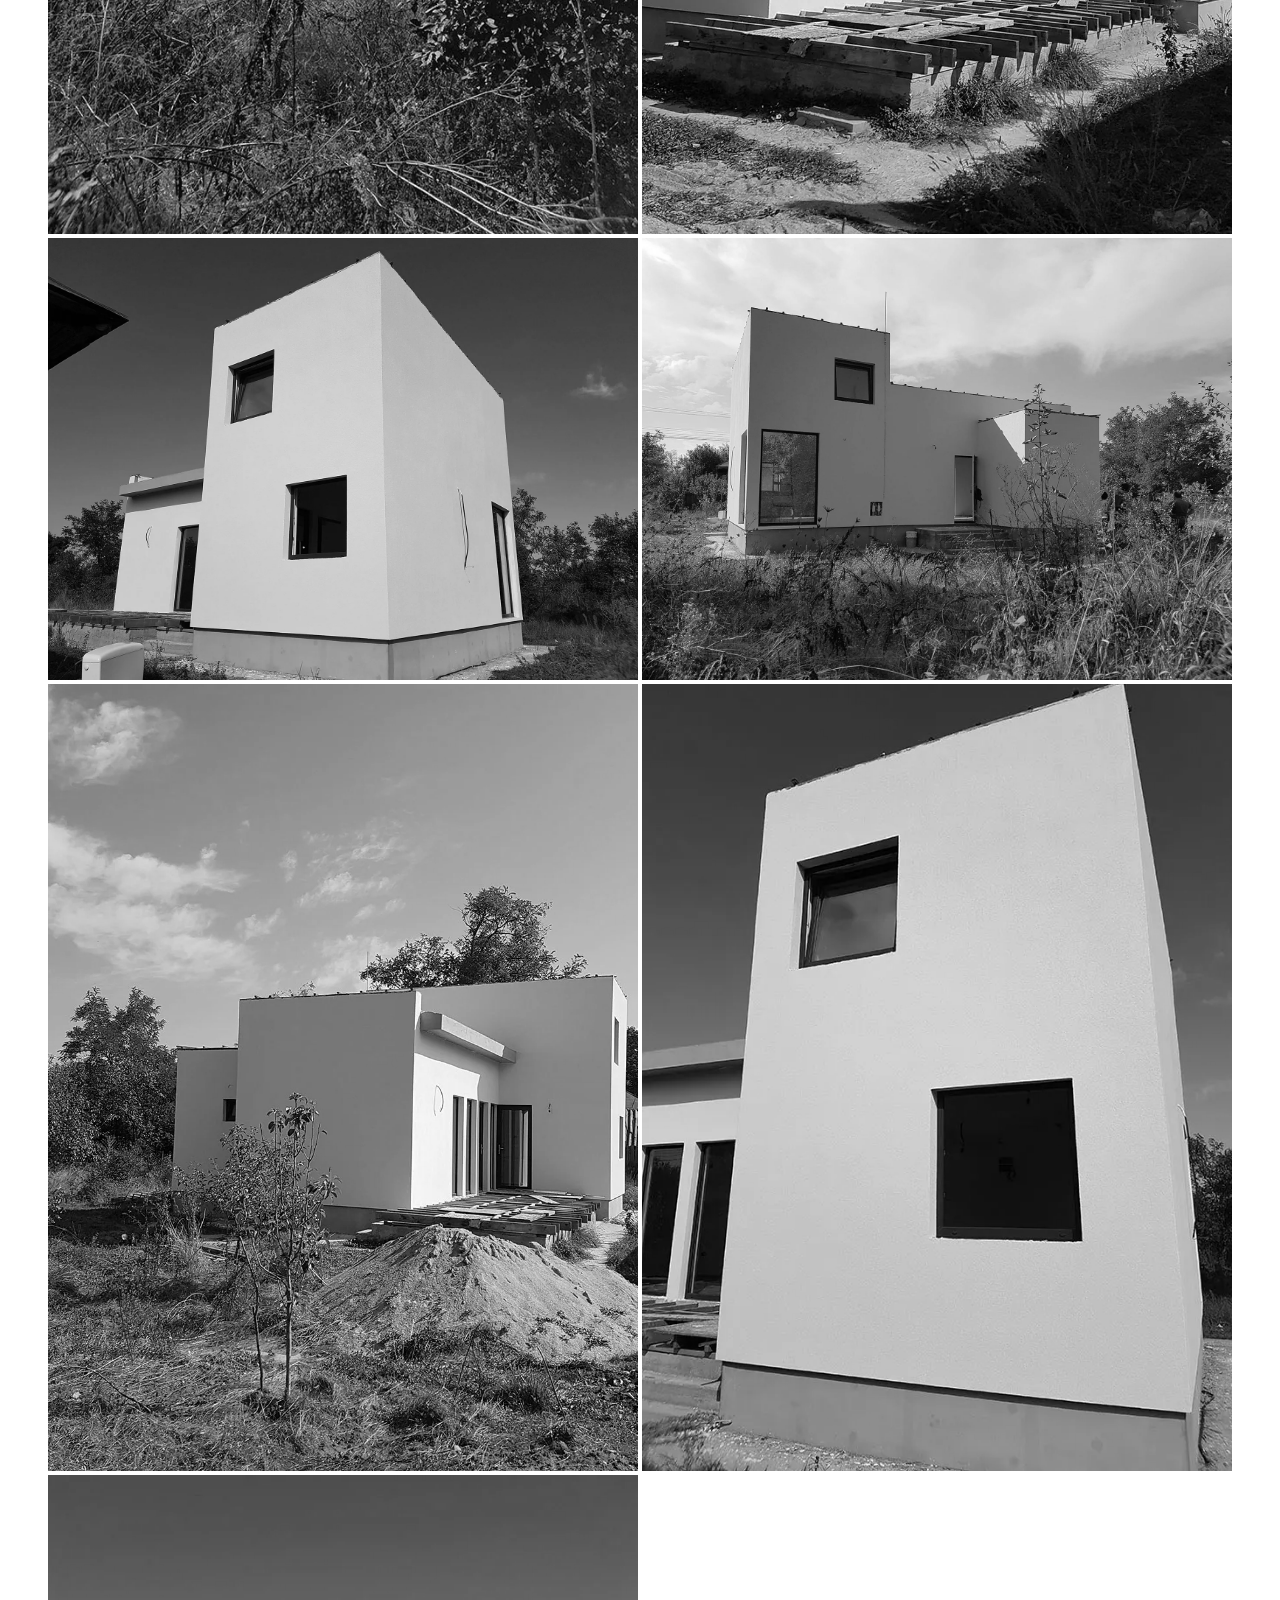
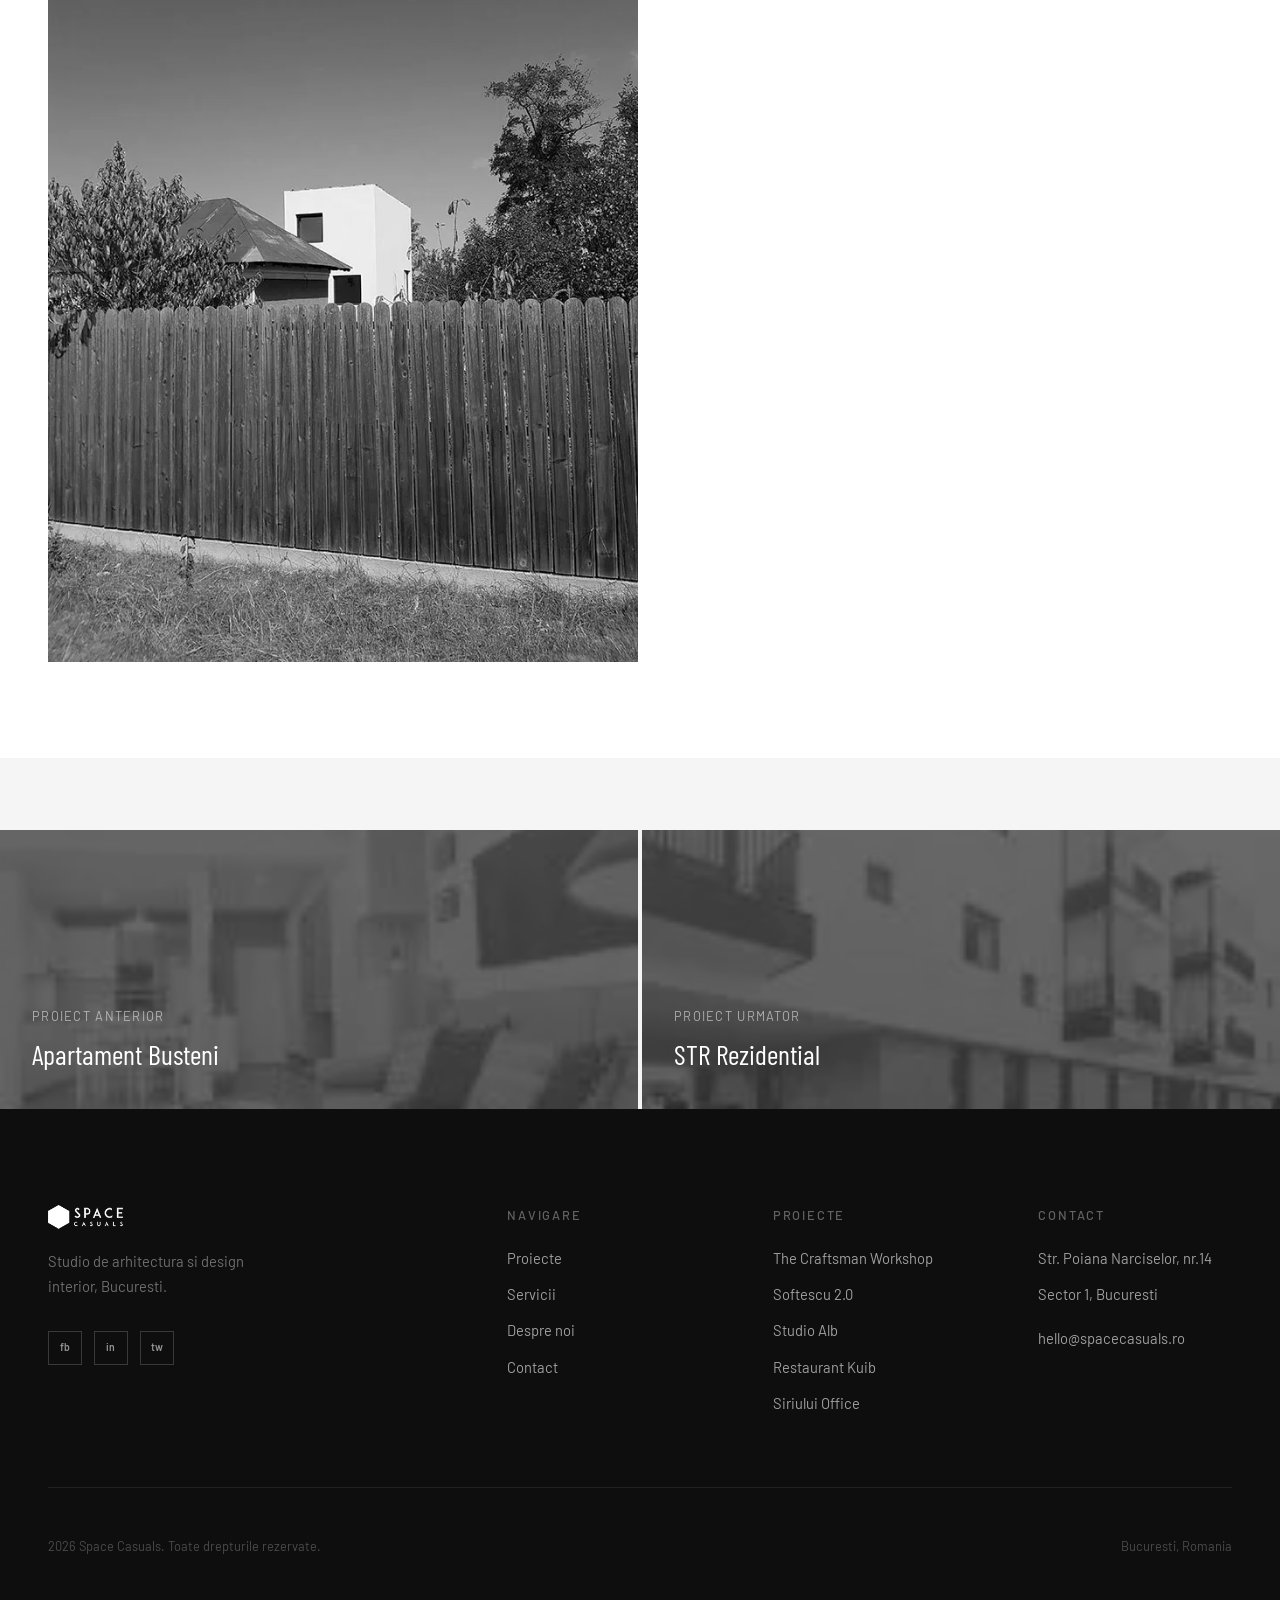
<file: portfolio/casa-selaru/index.html>
<!DOCTYPE html>
<html lang="ro">
<head>
  <meta charset="UTF-8" />
  <meta name="viewport" content="width=device-width, initial-scale=1.0" />
  <title>Casa Selaru — Residential Interior Design | Space Casuals</title>
  <meta name="description" content="Casa Selaru: a full residential interior design project by Space Casuals — thoughtful layout, custom joinery and a warm contemporary aesthetic." />
  <link rel="icon" href="../../assets/images/shared/favicon.webp" />
  <link rel="preconnect" href="https://fonts.googleapis.com" />
  <link rel="preconnect" href="https://fonts.gstatic.com" crossorigin />
  <link rel="stylesheet" href="../../css/style.css" />
<script>(function(){var l=localStorage.getItem('sc-lang');if(l==='en')document.documentElement.setAttribute('lang','en');})();</script>

  <!-- SEO: canonical -->
  <link rel="canonical" href="https://spacecasuals.ro/portfolio/casa-selaru/" />

  <!-- SEO: Open Graph -->
  <meta property="og:type"        content="article" />
  <meta property="og:url"         content="https://spacecasuals.ro/portfolio/casa-selaru/" />
  <meta property="og:title"       content="Casa Selaru — Residential Interior Design | Space Casuals" />
  <meta property="og:description" content="Casa Selaru: a full residential interior design project by Space Casuals — thoughtful layout, custom joinery and a warm contemporary aesthetic." />
  <meta property="og:image"       content="https://spacecasuals.ro/portfolio/casa-selaru/images/casa-selaru-01.webp" />
  <meta property="og:site_name"   content="Space Casuals" />
  <meta property="og:locale"      content="ro_RO" />

  <!-- SEO: Twitter Card -->
  <meta name="twitter:card"        content="summary_large_image" />
  <meta name="twitter:site"        content="@CasualsSpace" />
  <meta name="twitter:title"       content="Casa Selaru — Residential Interior Design | Space Casuals" />
  <meta name="twitter:description" content="Casa Selaru: a full residential interior design project by Space Casuals — thoughtful layout, custom joinery and a warm contemporary aesthetic." />
  <meta name="twitter:image"       content="https://spacecasuals.ro/portfolio/casa-selaru/images/casa-selaru-01.webp" />

  <!-- SEO: JSON-LD -->
  <script type="application/ld+json">
[
  {
    "@context": "https://schema.org",
    "@type": "BreadcrumbList",
    "itemListElement": [
      {
        "@type": "ListItem",
        "position": 1,
        "name": "Home",
        "item": "https://spacecasuals.ro/"
      },
      {
        "@type": "ListItem",
        "position": 2,
        "name": "Portfolio",
        "item": "https://spacecasuals.ro/portfolio/"
      },
      {
        "@type": "ListItem",
        "position": 3,
        "name": "Casa Selaru",
        "item": "https://spacecasuals.ro/portfolio/casa-selaru/"
      }
    ]
  },
  {
    "@context": "https://schema.org",
    "@type": "WebPage",
    "name": "Casa Selaru — Residential Interior Design | Space Casuals",
    "description": "Casa Selaru: a full residential interior design project by Space Casuals — thoughtful layout, custom joinery and a warm contemporary aesthetic.",
    "url": "https://spacecasuals.ro/portfolio/casa-selaru/",
    "image": "https://spacecasuals.ro/portfolio/casa-selaru/images/casa-selaru-01.webp",
    "publisher": {
      "@type": "Organization",
      "name": "Space Casuals",
      "url": "https://spacecasuals.ro",
      "logo": {
        "@type": "ImageObject",
        "url": "https://spacecasuals.ro/assets/images/shared/logo-header.webp"
      }
    }
  }
]
  </script>
</head>
<body>

<nav class="nav" role="navigation">
  <div class="nav__inner">
    <a href="../../index.html" class="nav__logo">
      <img src="../../assets/images/shared/logo-header.webp" class="nav__logo-img nav__logo--dark" alt="Space Casuals" />
      <img src="../../assets/images/shared/logo-footer.webp" class="nav__logo-img nav__logo--light" alt="Space Casuals" />
    </a>
    <div class="nav__links">
      <a href="../../portfolio/index.html" class="nav__link active"><span class="lang-ro">Proiecte</span><span class="lang-en">Projects</span></a>
      <a href="../../services/index.html" class="nav__link"><span class="lang-ro">Servicii</span><span class="lang-en">Services</span></a>
      <a href="../../about/index.html" class="nav__link"><span class="lang-ro">Despre noi</span><span class="lang-en">About</span></a>
      <a href="../../contact/index.html" class="nav__cta">Contact</a>
      <div class="nav__lang">
        <button class="lang-btn active" data-lang="ro">RO</button>
        <span class="nav__lang-sep">|</span>
        <button class="lang-btn" data-lang="en">EN</button>
      </div>
    </div>
    <button class="nav__burger" aria-label="Meniu"><span></span><span></span><span></span></button>
  </div>
</nav>
<div class="nav-mobile">
  <nav class="nav-mobile__links">
    <a href="../../portfolio/index.html" class="nav-mobile__link"><span class="lang-ro">Proiecte</span><span class="lang-en">Projects</span></a>
    <a href="../../services/index.html" class="nav-mobile__link"><span class="lang-ro">Servicii</span><span class="lang-en">Services</span></a>
    <a href="../../about/index.html" class="nav-mobile__link"><span class="lang-ro">Despre noi</span><span class="lang-en">About</span></a>
    <a href="../../contact/index.html" class="nav-mobile__link">Contact</a>
  </nav>
  <div class="nav-mobile__lang">
    <button class="lang-btn active" data-lang="ro">RO</button>
    <span class="nav__lang-sep">/</span>
    <button class="lang-btn" data-lang="en">EN</button>
  </div>
  <div class="nav-mobile__footer"><p>Str. Poiana Narciselor, nr.14 · Sector 1, Bucuresti</p><p style="margin-top:0.5em"><a href="mailto:hello@spacecasuals.ro">hello@spacecasuals.ro</a></p></div>
</div>

<header class="page-hero" role="banner">
  <img class="page-hero__bg" src="images/casa-selaru-thumb.webp" alt="Casa Selaru" />
  <div class="page-hero__overlay"></div>
  <div class="page-hero__inner container--wide">
    <nav aria-label="Breadcrumb" class="breadcrumb"><a href="../../index.html">Acasa</a><span class="breadcrumb__sep">/</span><a href="../../portfolio/index.html">Proiecte</a><span class="breadcrumb__sep">/</span><span>Casa Selaru</span></nav>
    <span class="label label--white">Arhitectura · Design Interior</span>
    <h1 class="page-hero__title">Casa Selaru</h1>
  </div>
</header>

<main class="section section--white">
  <div class="container--wide">
    <div class="project-meta reveal">
      <div class="project-meta__item"><p class="project-meta__label">Tip proiect</p><p class="project-meta__val">Arhitectura · Design Interior</p></div>
      <div class="project-meta__item"><p class="project-meta__label">Locatie</p><p class="project-meta__val">Romania</p></div>
      <div class="project-meta__item"><p class="project-meta__label">Studio</p><p class="project-meta__val">Space Casuals</p></div>
    </div>
    <p class="project-body reveal reveal-delay-1">Casa Selaru pune in valoare raportul dintre spatiu si lumina. Volumetria simpla, curata, a cladirii ascunde un interior bogat in texturi si detalii. Proiectul raspunde direct vietii de familie — spatii generoase, zone de joaca integrata si un exterior care invita la viata in aer liber.</p>
    <div class="gallery">
      <div class="gallery__item gallery__item--wide"><img class="gallery__img" src="images/casa-selaru-03.webp" alt="Casa Selaru foto 1" loading="lazy" /></div>
      <div class="gallery__item"><img class="gallery__img" src="images/casa-selaru-04.webp" alt="Casa Selaru foto 2" loading="lazy" /></div>
      <div class="gallery__item"><img class="gallery__img" src="images/casa-selaru-01.webp" alt="Casa Selaru foto 3" loading="lazy" /></div>
      <div class="gallery__item"><img class="gallery__img" src="images/casa-selaru-06.webp" alt="Casa Selaru foto 4" loading="lazy" /></div>
      <div class="gallery__item"><img class="gallery__img" src="images/casa-selaru-05.webp" alt="Casa Selaru foto 5" loading="lazy" /></div>
      <div class="gallery__item"><img class="gallery__img" src="images/casa-selaru-02.webp" alt="Casa Selaru foto 6" loading="lazy" /></div>
      <div class="gallery__item"><img class="gallery__img" src="images/casa-selaru-07.webp" alt="Casa Selaru foto 7" loading="lazy" /></div>
      <div class="gallery__item"><img class="gallery__img" src="images/casa-selaru-08.webp" alt="Casa Selaru foto 8" loading="lazy" /></div>
    </div>
  </div>
</main>

<nav class="project-nav" aria-label="Proiecte adiacente">
  <a class="project-nav__item" href="../apartament-busteni/index.html">
    <img class="project-nav__img" src="../apartament-busteni/images/apartament-busteni-thumb.webp" alt="Apartament Busteni" loading="lazy" />
    <div class="project-nav__label"><span class="project-nav__dir">Proiect anterior</span><span class="project-nav__title">Apartament Busteni</span></div>
  </a>
  <a class="project-nav__item" href="../str-rezidential/index.html">
    <img class="project-nav__img" src="../str-rezidential/images/str-rezidential-thumb.webp" alt="STR Rezidential" loading="lazy" />
    <div class="project-nav__label"><span class="project-nav__dir">Proiect urmator</span><span class="project-nav__title">STR Rezidential</span></div>
  </a>
</nav>

<footer class="footer">
  <div class="container--wide">
    <div class="footer__grid">
      <div><img class="footer__logo" src="../../assets/images/shared/logo-footer.webp" alt="Space Casuals" /><p class="footer__tagline">Studio de arhitectura si design interior, Bucuresti.</p><div class="footer__social"><a href="https://www.facebook.com/SPACE-Casuals-322028561666826/" class="footer__soc" target="_blank" rel="noopener">fb</a><a href="https://www.instagram.com/spacecasuals/" class="footer__soc" target="_blank" rel="noopener">in</a><a href="https://twitter.com/CasualsSpace" class="footer__soc" target="_blank" rel="noopener">tw</a></div></div>
      <div><p class="footer__heading">Navigare</p><nav class="footer__links"><a href="../../portfolio/index.html" class="footer__link">Proiecte</a><a href="../../services/index.html" class="footer__link">Servicii</a><a href="../../about/index.html" class="footer__link">Despre noi</a><a href="../../contact/index.html" class="footer__link">Contact</a></nav></div>
      <div><p class="footer__heading">Proiecte</p><nav class="footer__links"><a href="../../portfolio/the-craftsman-workshop/index.html" class="footer__link">The Craftsman Workshop</a><a href="../../portfolio/softescu-2-0/index.html" class="footer__link">Softescu 2.0</a><a href="../../portfolio/studio-alb/index.html" class="footer__link">Studio Alb</a><a href="../../portfolio/kuib/index.html" class="footer__link">Restaurant Kuib</a><a href="../../portfolio/siriului-office/index.html" class="footer__link">Siriului Office</a></nav></div>
      <div><p class="footer__heading">Contact</p><div class="footer__links"><span class="footer__link">Str. Poiana Narciselor, nr.14</span><span class="footer__link">Sector 1, Bucuresti</span><a href="mailto:hello@spacecasuals.ro" class="footer__link" style="margin-top:0.5rem">hello@spacecasuals.ro</a></div></div>
    </div>
    <div class="footer__bottom"><span>2026 Space Casuals. Toate drepturile rezervate.</span><span>Bucuresti, Romania</span></div>
  </div>
</footer>

<script src="../../js/main.js" defer></script>
</body>
</html>
</file>
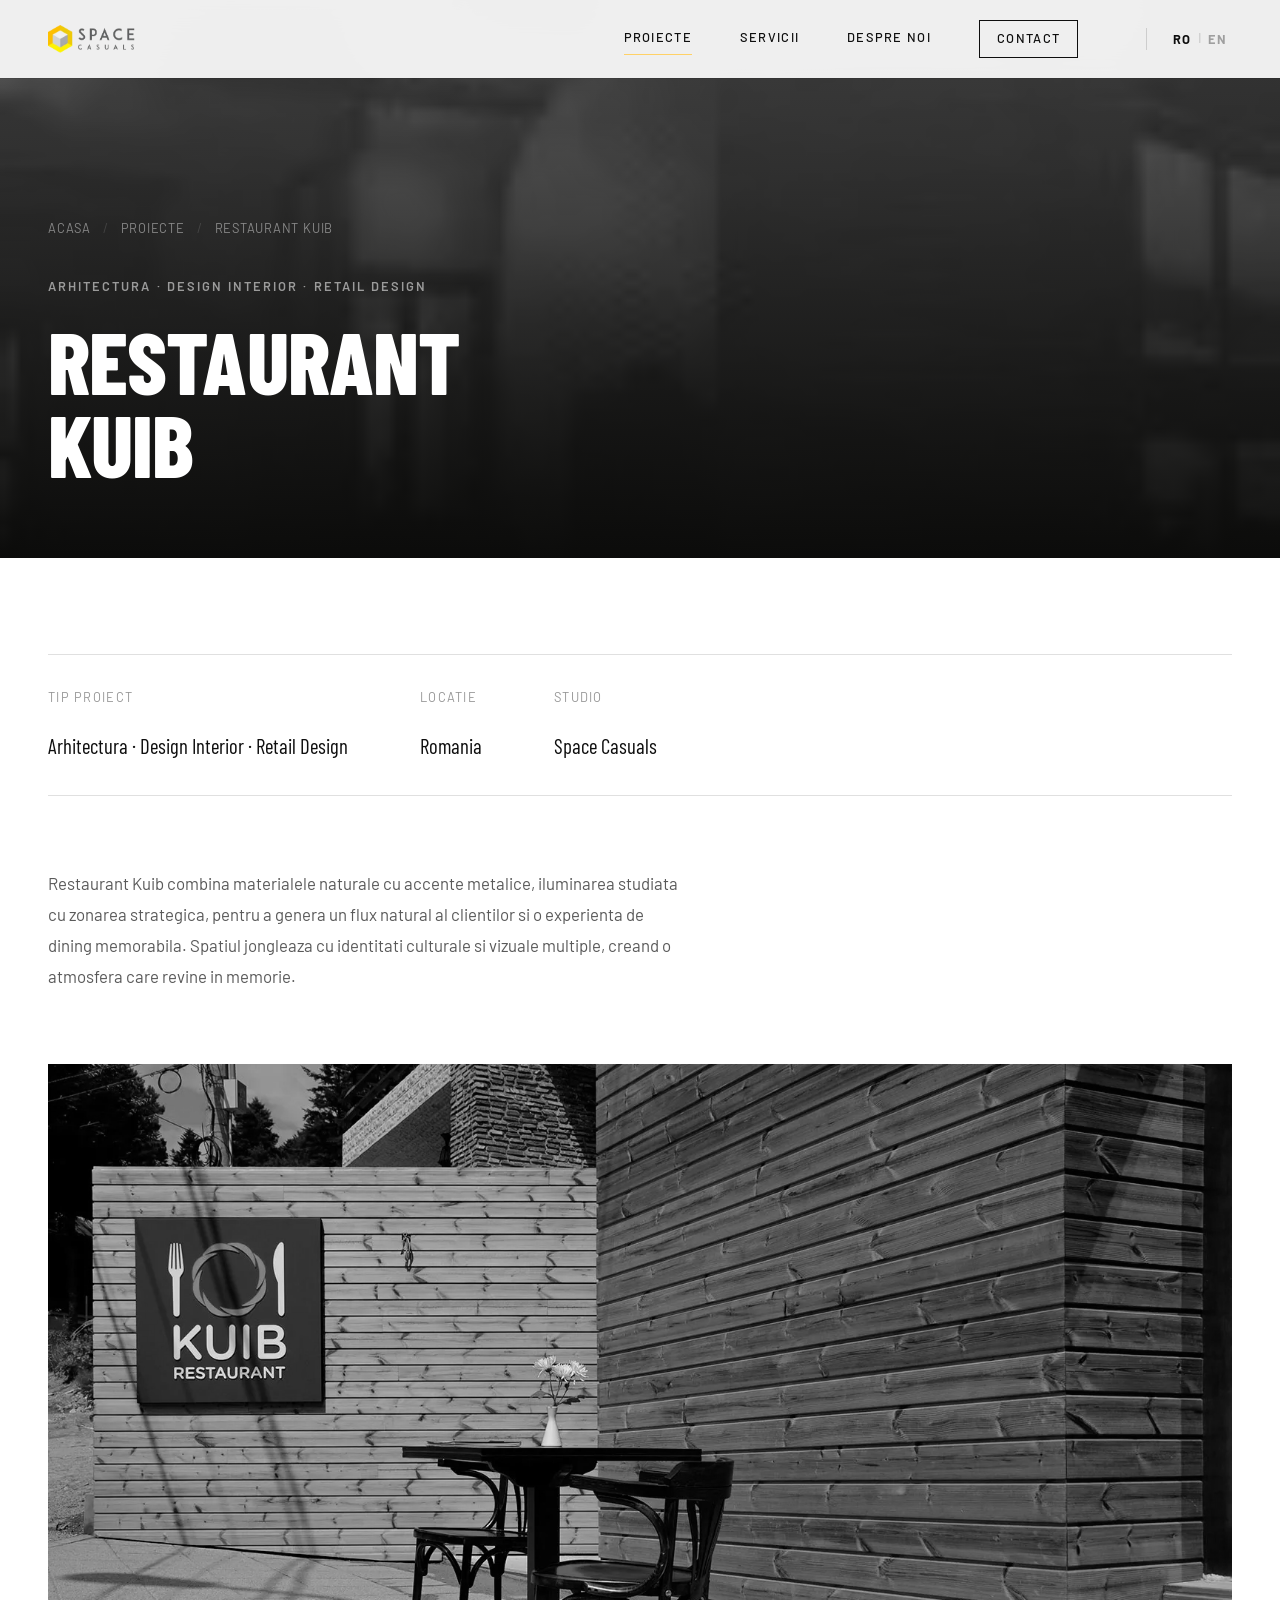
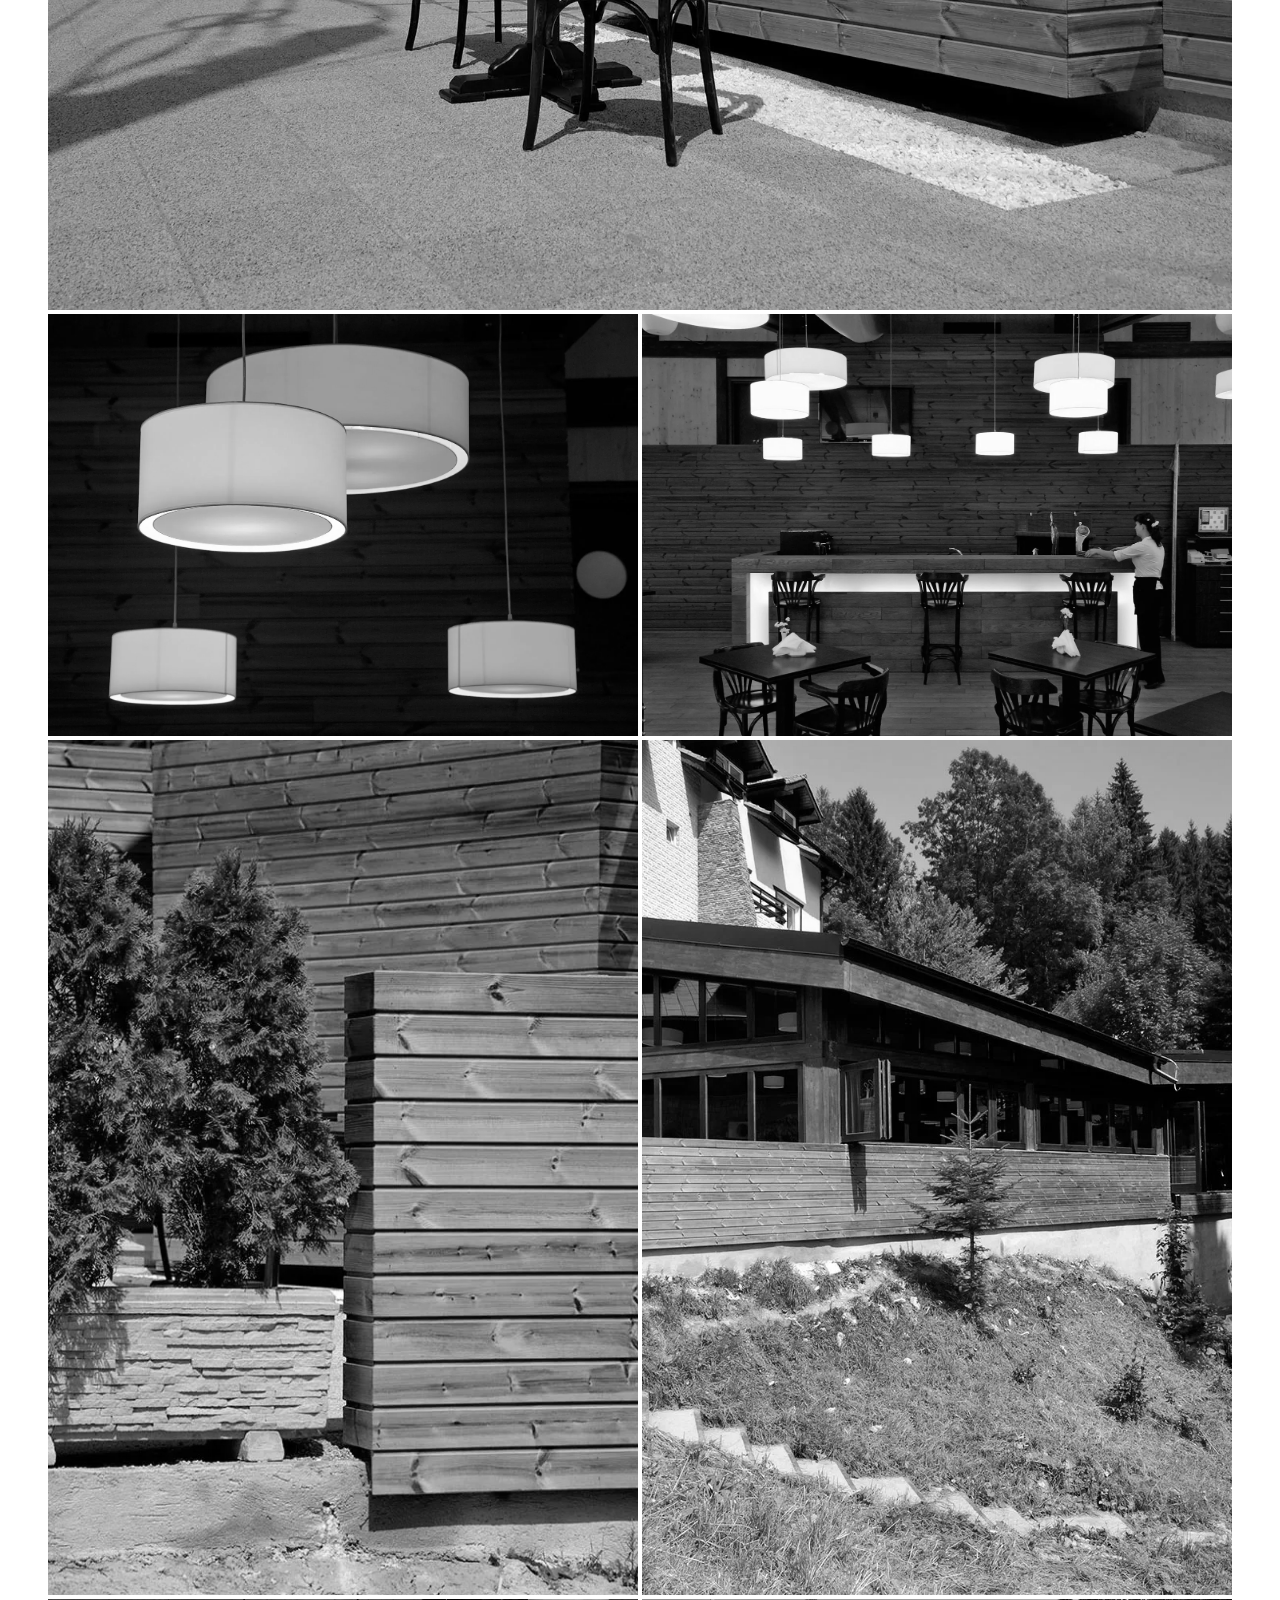
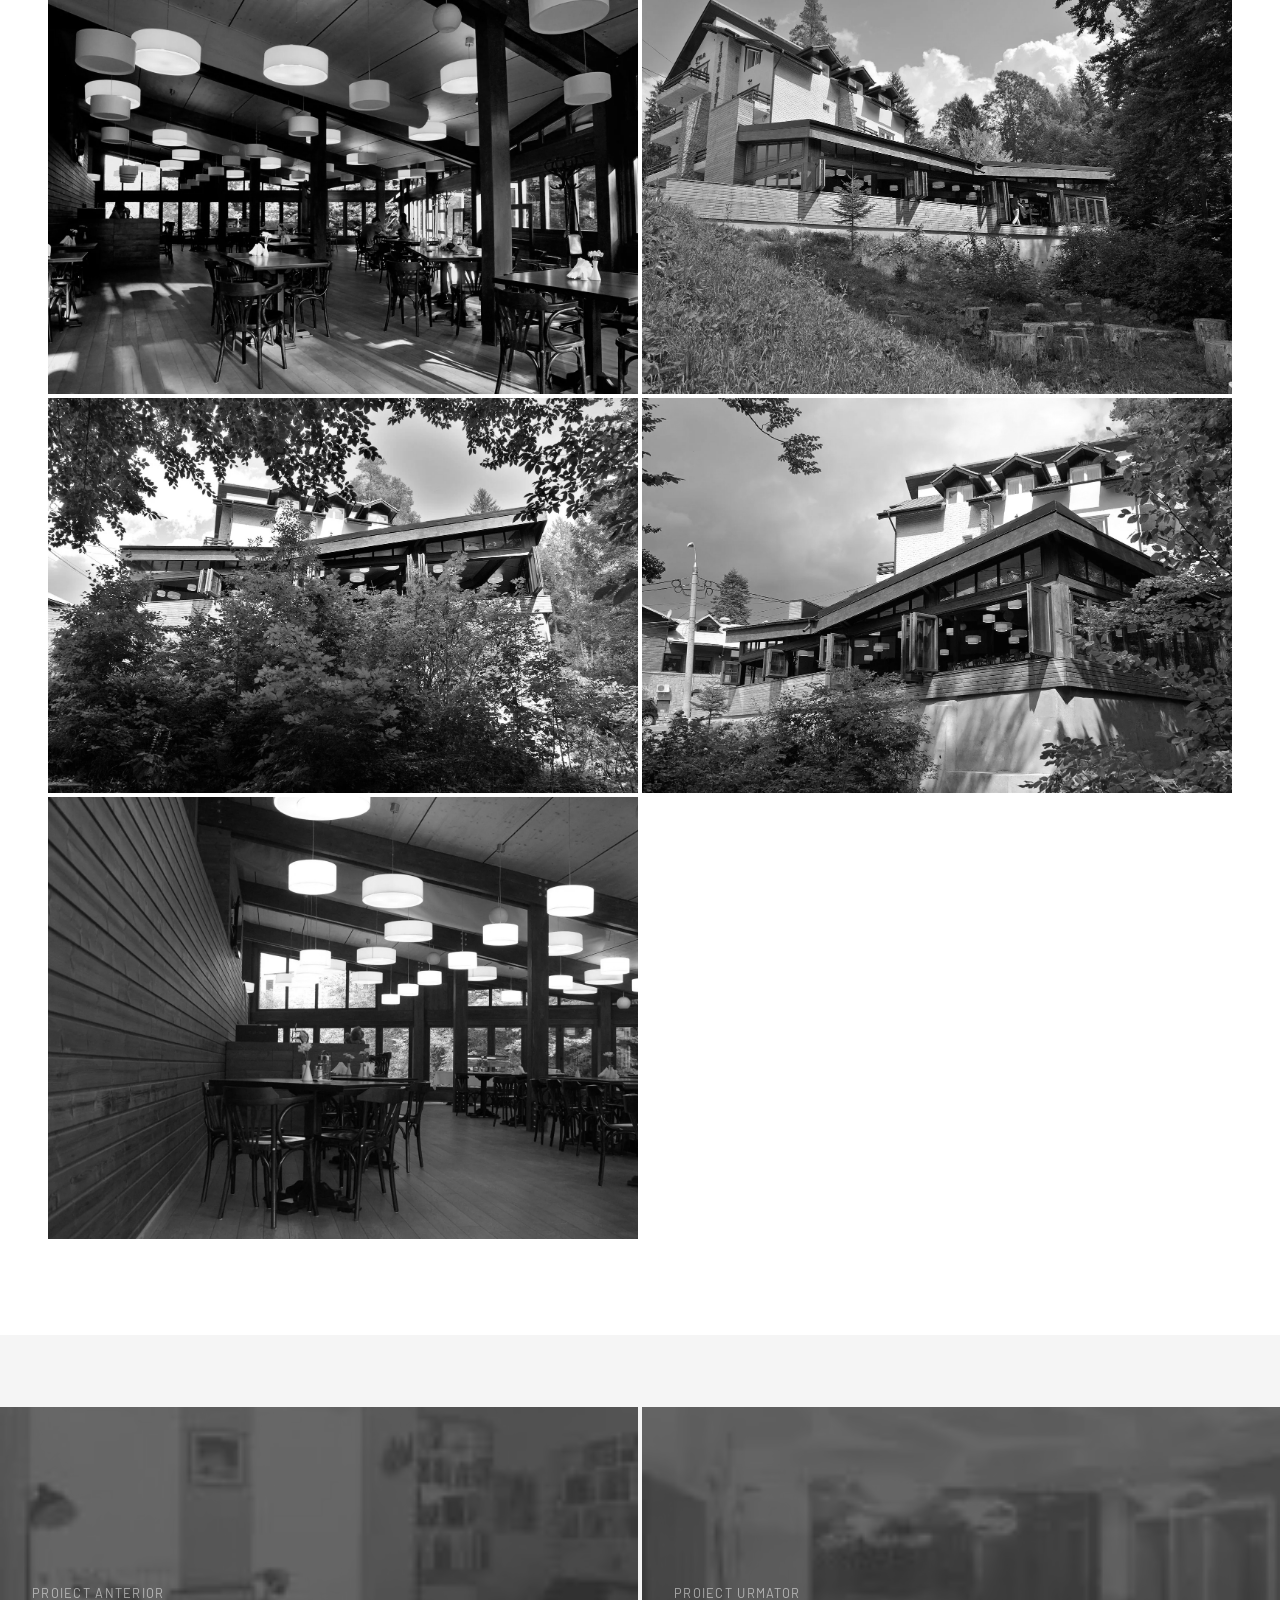
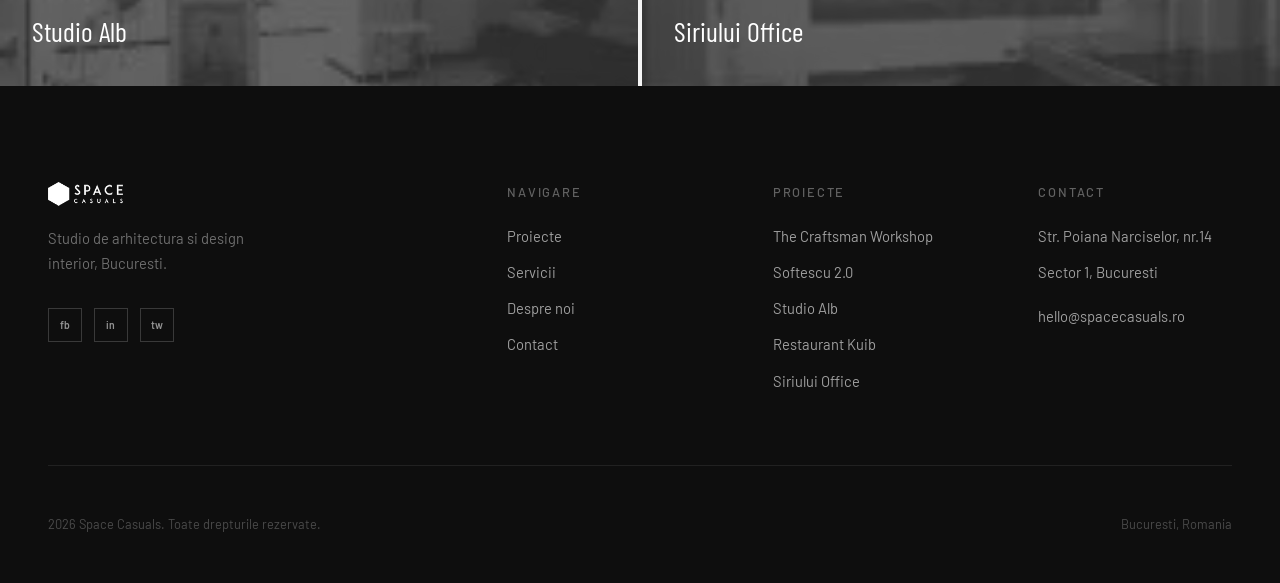
<file: portfolio/kuib/index.html>
<!DOCTYPE html>
<html lang="ro">
<head>
  <meta charset="UTF-8" />
  <meta name="viewport" content="width=device-width, initial-scale=1.0" />
  <title>Restaurant Kuib — Restaurant Interior Design | Space Casuals</title>
  <meta name="description" content="Restaurant Kuib: an atmospheric restaurant interior design project by Space Casuals combining warm tones, brick and bespoke furniture in Bucharest." />
  <link rel="icon" href="../../assets/images/shared/favicon.webp" />
  <link rel="preconnect" href="https://fonts.googleapis.com" />
  <link rel="preconnect" href="https://fonts.gstatic.com" crossorigin />
  <link rel="stylesheet" href="../../css/style.css" />
<script>(function(){var l=localStorage.getItem('sc-lang');if(l==='en')document.documentElement.setAttribute('lang','en');})();</script>

  <!-- SEO: canonical -->
  <link rel="canonical" href="https://spacecasuals.ro/portfolio/kuib/" />

  <!-- SEO: Open Graph -->
  <meta property="og:type"        content="article" />
  <meta property="og:url"         content="https://spacecasuals.ro/portfolio/kuib/" />
  <meta property="og:title"       content="Restaurant Kuib — Restaurant Interior Design | Space Casuals" />
  <meta property="og:description" content="Restaurant Kuib: an atmospheric restaurant interior design project by Space Casuals combining warm tones, brick and bespoke furniture in Bucharest." />
  <meta property="og:image"       content="https://spacecasuals.ro/portfolio/kuib/images/kuib-restaurant-01.webp" />
  <meta property="og:site_name"   content="Space Casuals" />
  <meta property="og:locale"      content="ro_RO" />

  <!-- SEO: Twitter Card -->
  <meta name="twitter:card"        content="summary_large_image" />
  <meta name="twitter:site"        content="@CasualsSpace" />
  <meta name="twitter:title"       content="Restaurant Kuib — Restaurant Interior Design | Space Casuals" />
  <meta name="twitter:description" content="Restaurant Kuib: an atmospheric restaurant interior design project by Space Casuals combining warm tones, brick and bespoke furniture in Bucharest." />
  <meta name="twitter:image"       content="https://spacecasuals.ro/portfolio/kuib/images/kuib-restaurant-01.webp" />

  <!-- SEO: JSON-LD -->
  <script type="application/ld+json">
[
  {
    "@context": "https://schema.org",
    "@type": "BreadcrumbList",
    "itemListElement": [
      {
        "@type": "ListItem",
        "position": 1,
        "name": "Home",
        "item": "https://spacecasuals.ro/"
      },
      {
        "@type": "ListItem",
        "position": 2,
        "name": "Portfolio",
        "item": "https://spacecasuals.ro/portfolio/"
      },
      {
        "@type": "ListItem",
        "position": 3,
        "name": "Restaurant Kuib",
        "item": "https://spacecasuals.ro/portfolio/kuib/"
      }
    ]
  },
  {
    "@context": "https://schema.org",
    "@type": "WebPage",
    "name": "Restaurant Kuib — Restaurant Interior Design | Space Casuals",
    "description": "Restaurant Kuib: an atmospheric restaurant interior design project by Space Casuals combining warm tones, brick and bespoke furniture in Bucharest.",
    "url": "https://spacecasuals.ro/portfolio/kuib/",
    "image": "https://spacecasuals.ro/portfolio/kuib/images/kuib-restaurant-01.webp",
    "publisher": {
      "@type": "Organization",
      "name": "Space Casuals",
      "url": "https://spacecasuals.ro",
      "logo": {
        "@type": "ImageObject",
        "url": "https://spacecasuals.ro/assets/images/shared/logo-header.webp"
      }
    }
  }
]
  </script>
</head>
<body>

<nav class="nav" role="navigation">
  <div class="nav__inner">
    <a href="../../index.html" class="nav__logo">
      <img src="../../assets/images/shared/logo-header.webp" class="nav__logo-img nav__logo--dark" alt="Space Casuals" />
      <img src="../../assets/images/shared/logo-footer.webp" class="nav__logo-img nav__logo--light" alt="Space Casuals" />
    </a>
    <div class="nav__links">
      <a href="../../portfolio/index.html" class="nav__link active"><span class="lang-ro">Proiecte</span><span class="lang-en">Projects</span></a>
      <a href="../../services/index.html" class="nav__link"><span class="lang-ro">Servicii</span><span class="lang-en">Services</span></a>
      <a href="../../about/index.html" class="nav__link"><span class="lang-ro">Despre noi</span><span class="lang-en">About</span></a>
      <a href="../../contact/index.html" class="nav__cta">Contact</a>
      <div class="nav__lang">
        <button class="lang-btn active" data-lang="ro">RO</button>
        <span class="nav__lang-sep">|</span>
        <button class="lang-btn" data-lang="en">EN</button>
      </div>
    </div>
    <button class="nav__burger" aria-label="Meniu"><span></span><span></span><span></span></button>
  </div>
</nav>
<div class="nav-mobile">
  <nav class="nav-mobile__links">
    <a href="../../portfolio/index.html" class="nav-mobile__link"><span class="lang-ro">Proiecte</span><span class="lang-en">Projects</span></a>
    <a href="../../services/index.html" class="nav-mobile__link"><span class="lang-ro">Servicii</span><span class="lang-en">Services</span></a>
    <a href="../../about/index.html" class="nav-mobile__link"><span class="lang-ro">Despre noi</span><span class="lang-en">About</span></a>
    <a href="../../contact/index.html" class="nav-mobile__link">Contact</a>
  </nav>
  <div class="nav-mobile__lang">
    <button class="lang-btn active" data-lang="ro">RO</button>
    <span class="nav__lang-sep">/</span>
    <button class="lang-btn" data-lang="en">EN</button>
  </div>
  <div class="nav-mobile__footer"><p>Str. Poiana Narciselor, nr.14 · Sector 1, Bucuresti</p><p style="margin-top:0.5em"><a href="mailto:hello@spacecasuals.ro">hello@spacecasuals.ro</a></p></div>
</div>

<header class="page-hero" role="banner">
  <img class="page-hero__bg" src="images/kuib-thumb.webp" alt="Restaurant Kuib" />
  <div class="page-hero__overlay"></div>
  <div class="page-hero__inner container--wide">
    <nav aria-label="Breadcrumb" class="breadcrumb"><a href="../../index.html">Acasa</a><span class="breadcrumb__sep">/</span><a href="../../portfolio/index.html">Proiecte</a><span class="breadcrumb__sep">/</span><span>Restaurant Kuib</span></nav>
    <span class="label label--white">Arhitectura · Design Interior · Retail Design</span>
    <h1 class="page-hero__title">Restaurant Kuib</h1>
  </div>
</header>

<main class="section section--white">
  <div class="container--wide">
    <div class="project-meta reveal">
      <div class="project-meta__item"><p class="project-meta__label">Tip proiect</p><p class="project-meta__val">Arhitectura · Design Interior · Retail Design</p></div>
      <div class="project-meta__item"><p class="project-meta__label">Locatie</p><p class="project-meta__val">Romania</p></div>
      <div class="project-meta__item"><p class="project-meta__label">Studio</p><p class="project-meta__val">Space Casuals</p></div>
    </div>
    <p class="project-body reveal reveal-delay-1">Restaurant Kuib combina materialele naturale cu accente metalice, iluminarea studiata cu zonarea strategica, pentru a genera un flux natural al clientilor si o experienta de dining memorabila. Spatiul jongleaza cu identitati culturale si vizuale multiple, creand o atmosfera care revine in memorie.</p>
    <div class="gallery">
      <div class="gallery__item gallery__item--wide"><img class="gallery__img" src="images/kuib-restaurant-04.webp" alt="Restaurant Kuib foto 1" loading="lazy" /></div>
      <div class="gallery__item"><img class="gallery__img" src="images/kuib-restaurant-01.webp" alt="Restaurant Kuib foto 2" loading="lazy" /></div>
      <div class="gallery__item"><img class="gallery__img" src="images/kuib-restaurant-02.webp" alt="Restaurant Kuib foto 3" loading="lazy" /></div>
      <div class="gallery__item"><img class="gallery__img" src="images/kuib-restaurant-06.webp" alt="Restaurant Kuib foto 4" loading="lazy" /></div>
      <div class="gallery__item"><img class="gallery__img" src="images/kuib-restaurant-03.webp" alt="Restaurant Kuib foto 5" loading="lazy" /></div>
      <div class="gallery__item"><img class="gallery__img" src="images/kuib-restaurant-05.webp" alt="Restaurant Kuib foto 6" loading="lazy" /></div>
      <div class="gallery__item"><img class="gallery__img" src="images/kuib-restaurant-07.webp" alt="Restaurant Kuib foto 7" loading="lazy" /></div>
      <div class="gallery__item"><img class="gallery__img" src="images/kuib-restaurant-08.webp" alt="Restaurant Kuib foto 8" loading="lazy" /></div>
      <div class="gallery__item"><img class="gallery__img" src="images/kuib-restaurant-09.webp" alt="Restaurant Kuib foto 9" loading="lazy" /></div>
      <div class="gallery__item"><img class="gallery__img" src="images/kuib-restaurant-10.webp" alt="Restaurant Kuib foto 10" loading="lazy" /></div>
    </div>
  </div>
</main>

<nav class="project-nav" aria-label="Proiecte adiacente">
  <a class="project-nav__item" href="../studio-alb/index.html">
    <img class="project-nav__img" src="../studio-alb/images/studio-alb-thumb.webp" alt="Studio Alb" loading="lazy" />
    <div class="project-nav__label"><span class="project-nav__dir">Proiect anterior</span><span class="project-nav__title">Studio Alb</span></div>
  </a>
  <a class="project-nav__item" href="../siriului-office/index.html">
    <img class="project-nav__img" src="../siriului-office/images/siriului-office-thumb.webp" alt="Siriului Office" loading="lazy" />
    <div class="project-nav__label"><span class="project-nav__dir">Proiect urmator</span><span class="project-nav__title">Siriului Office</span></div>
  </a>
</nav>

<footer class="footer">
  <div class="container--wide">
    <div class="footer__grid">
      <div><img class="footer__logo" src="../../assets/images/shared/logo-footer.webp" alt="Space Casuals" /><p class="footer__tagline">Studio de arhitectura si design interior, Bucuresti.</p><div class="footer__social"><a href="https://www.facebook.com/SPACE-Casuals-322028561666826/" class="footer__soc" target="_blank" rel="noopener">fb</a><a href="https://www.instagram.com/spacecasuals/" class="footer__soc" target="_blank" rel="noopener">in</a><a href="https://twitter.com/CasualsSpace" class="footer__soc" target="_blank" rel="noopener">tw</a></div></div>
      <div><p class="footer__heading">Navigare</p><nav class="footer__links"><a href="../../portfolio/index.html" class="footer__link">Proiecte</a><a href="../../services/index.html" class="footer__link">Servicii</a><a href="../../about/index.html" class="footer__link">Despre noi</a><a href="../../contact/index.html" class="footer__link">Contact</a></nav></div>
      <div><p class="footer__heading">Proiecte</p><nav class="footer__links"><a href="../../portfolio/the-craftsman-workshop/index.html" class="footer__link">The Craftsman Workshop</a><a href="../../portfolio/softescu-2-0/index.html" class="footer__link">Softescu 2.0</a><a href="../../portfolio/studio-alb/index.html" class="footer__link">Studio Alb</a><a href="../../portfolio/kuib/index.html" class="footer__link">Restaurant Kuib</a><a href="../../portfolio/siriului-office/index.html" class="footer__link">Siriului Office</a></nav></div>
      <div><p class="footer__heading">Contact</p><div class="footer__links"><span class="footer__link">Str. Poiana Narciselor, nr.14</span><span class="footer__link">Sector 1, Bucuresti</span><a href="mailto:hello@spacecasuals.ro" class="footer__link" style="margin-top:0.5rem">hello@spacecasuals.ro</a></div></div>
    </div>
    <div class="footer__bottom"><span>2026 Space Casuals. Toate drepturile rezervate.</span><span>Bucuresti, Romania</span></div>
  </div>
</footer>

<script src="../../js/main.js" defer></script>
</body>
</html>
</file>
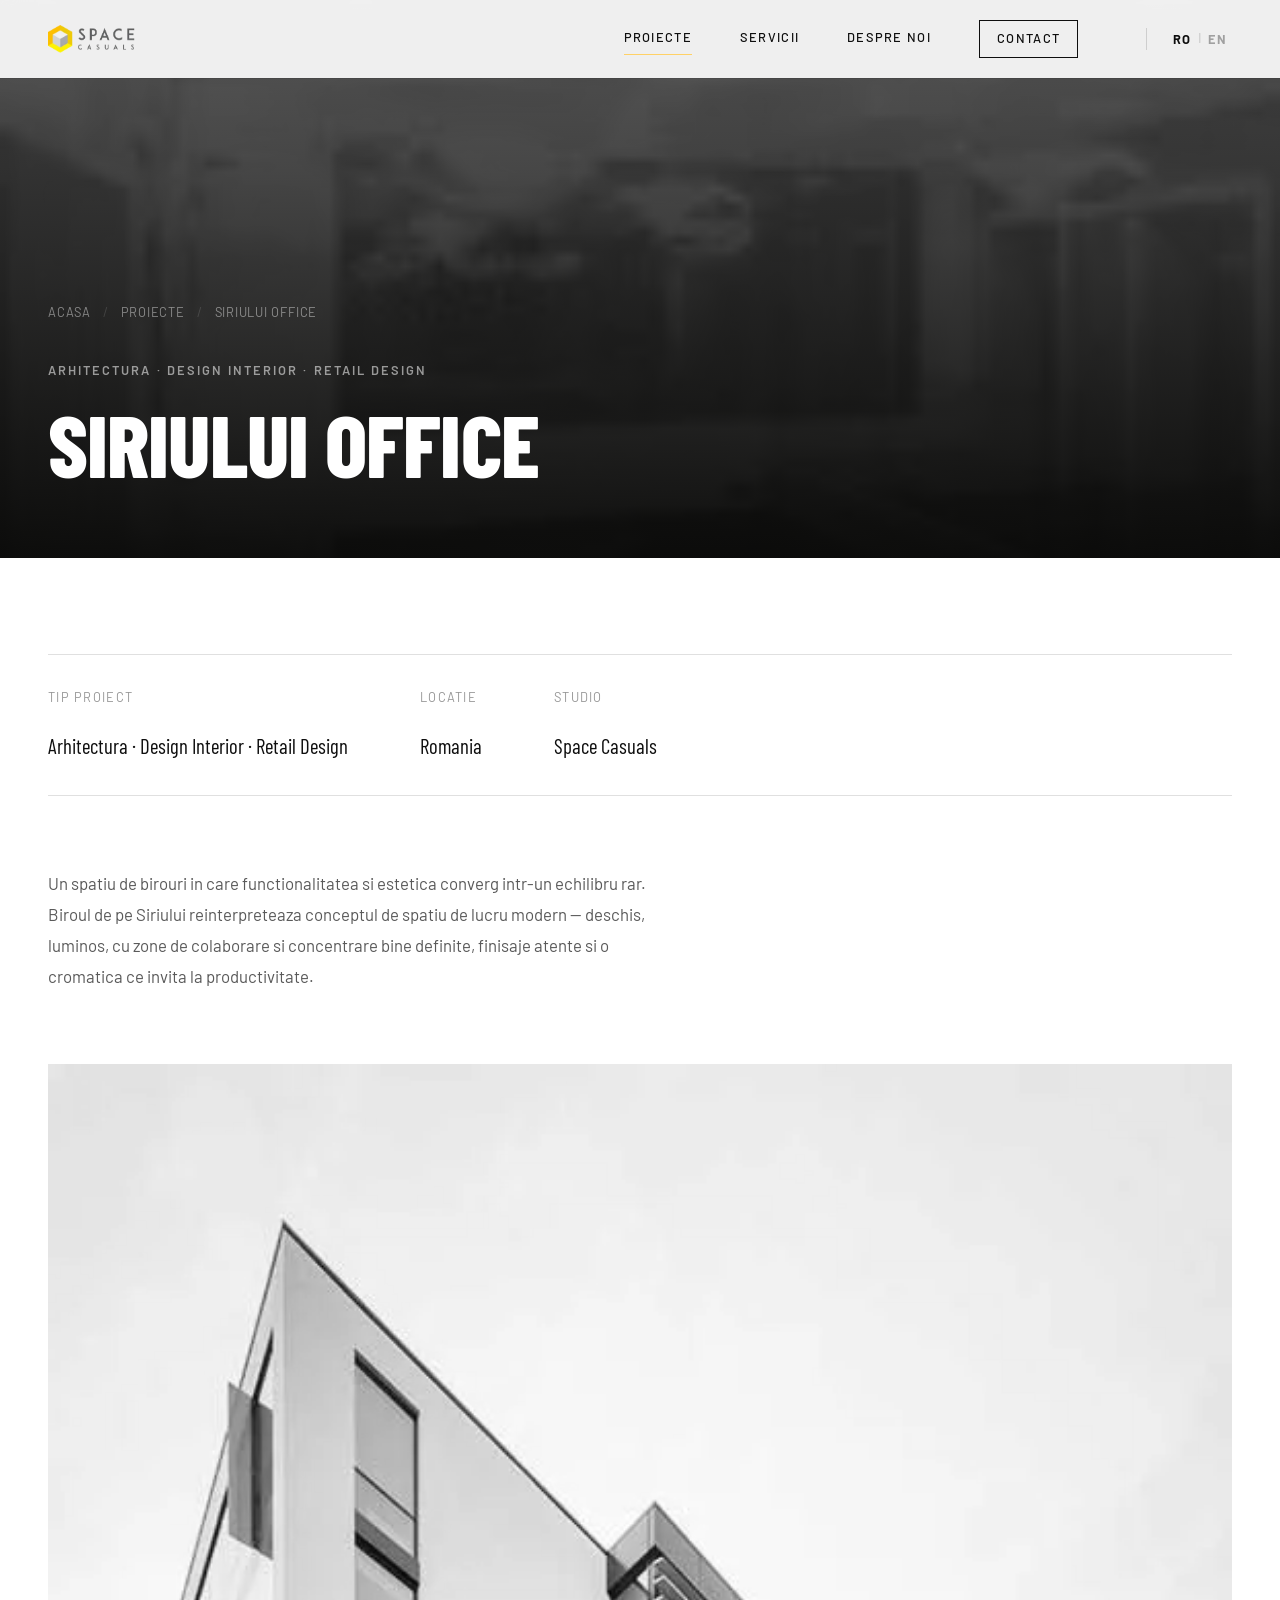
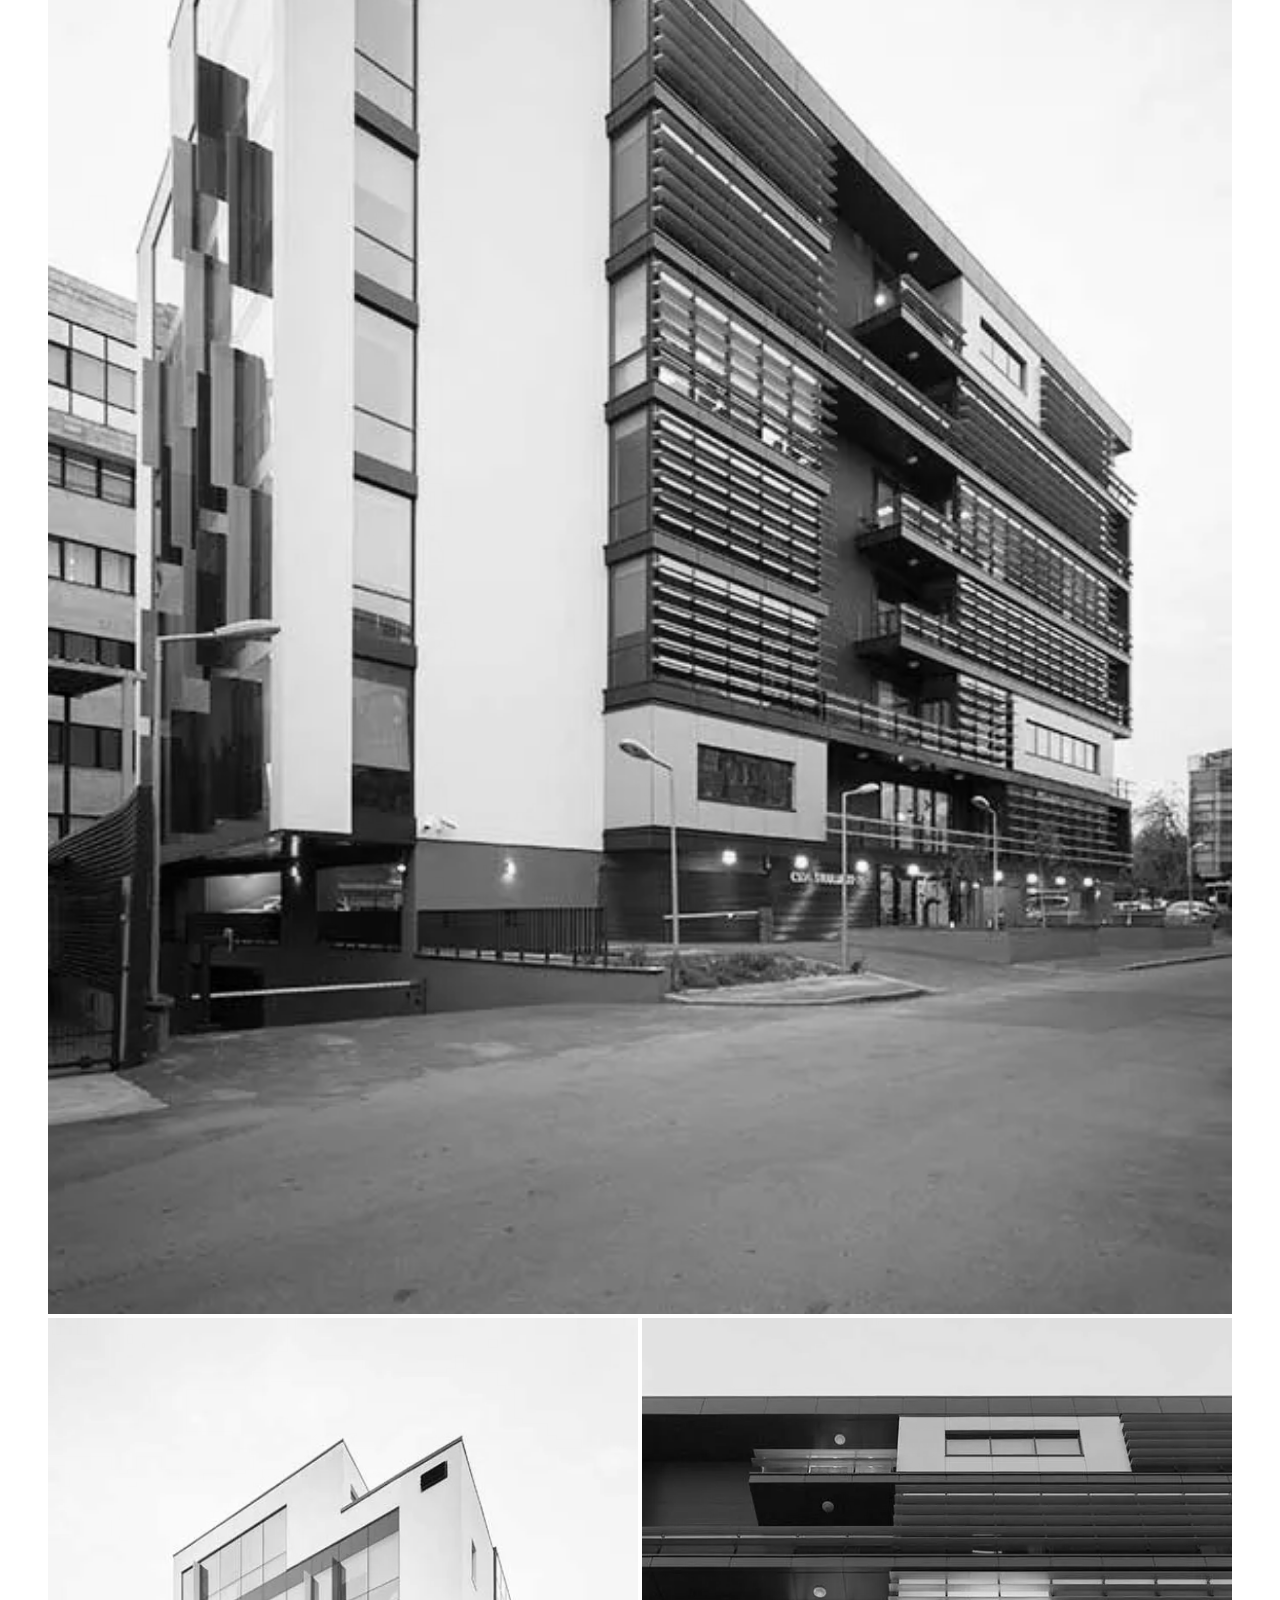
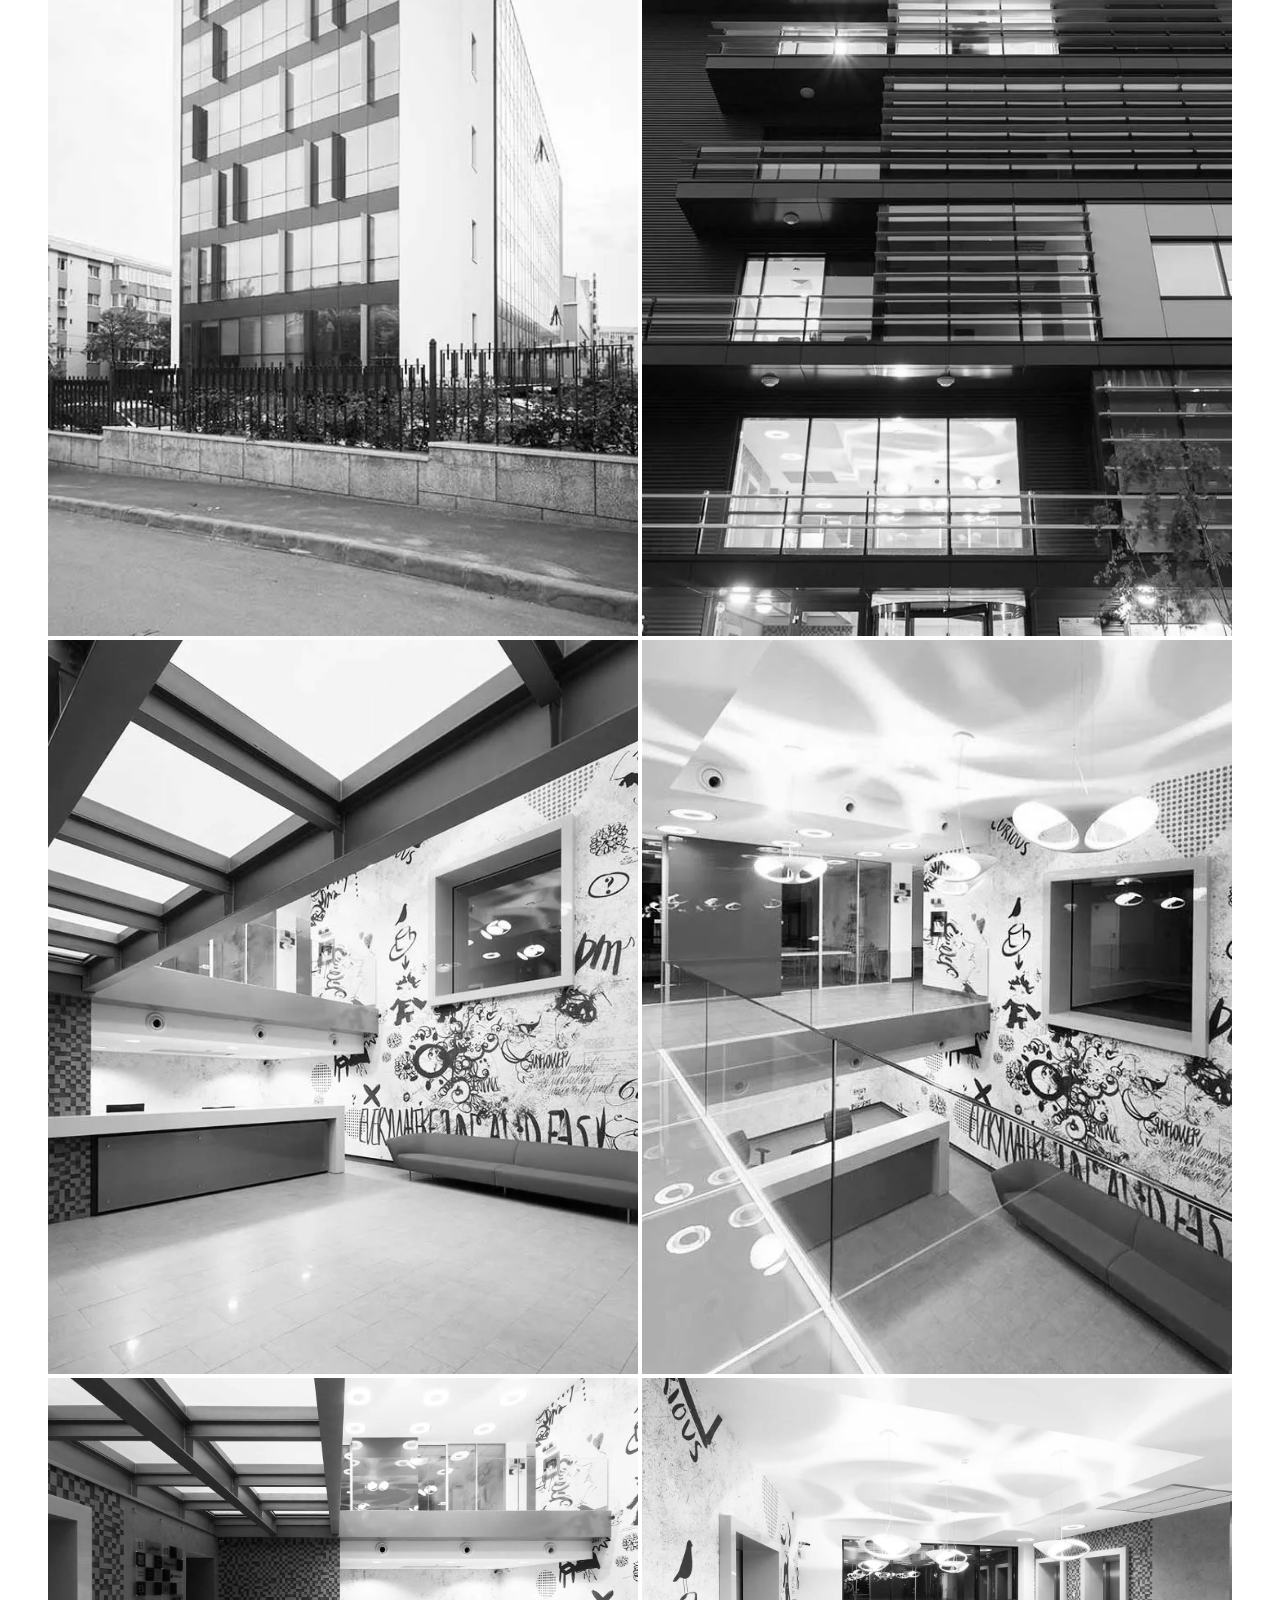
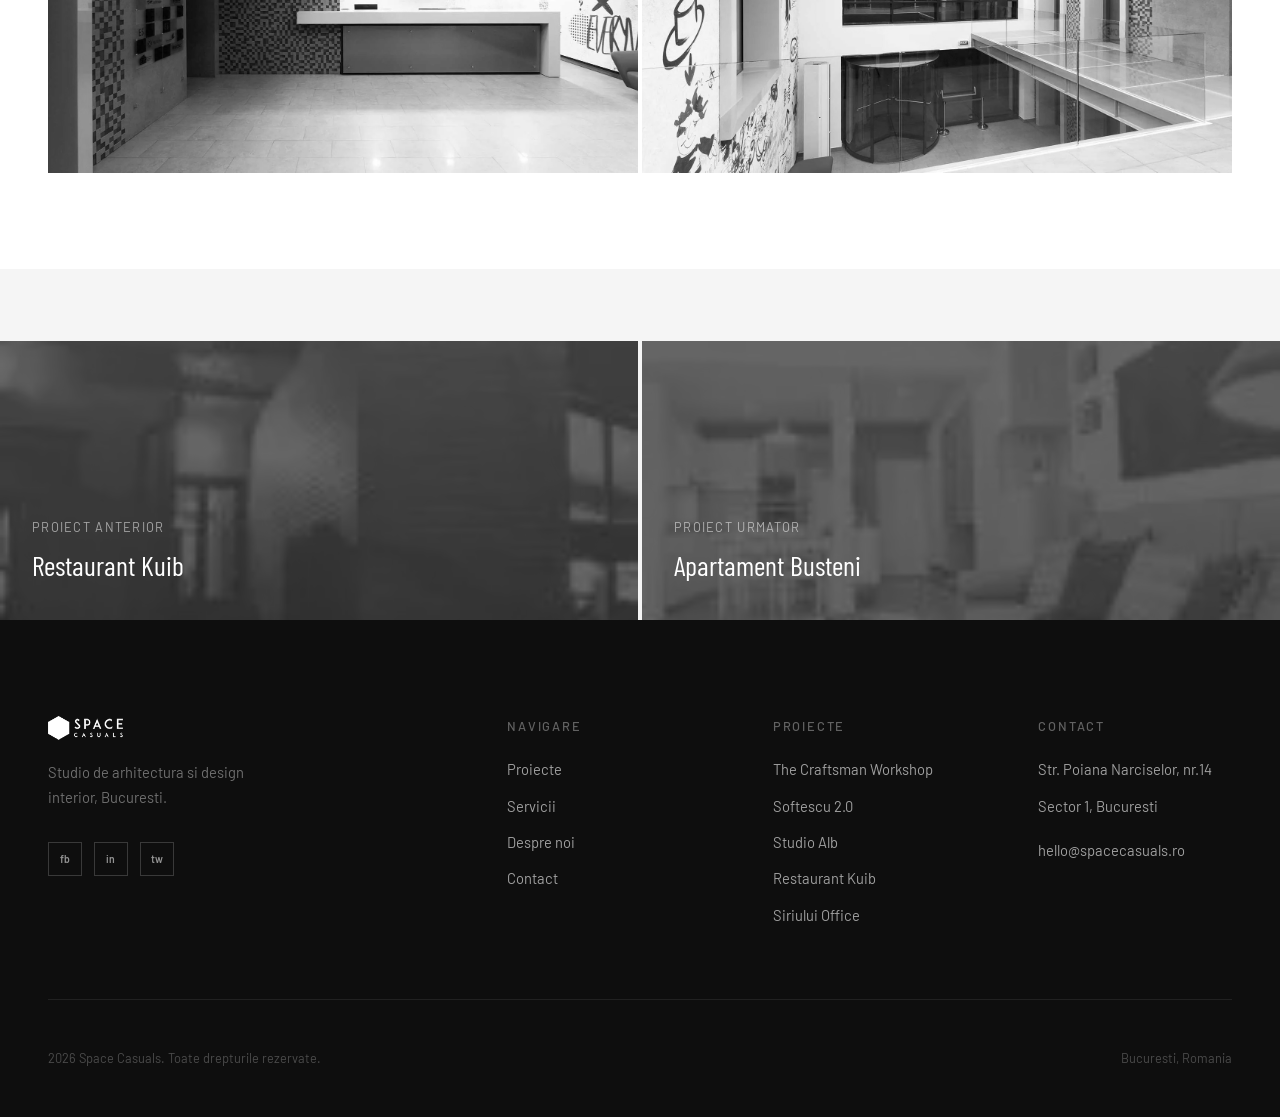
<file: portfolio/siriului-office/index.html>
<!DOCTYPE html>
<html lang="ro">
<head>
  <meta charset="UTF-8" />
  <meta name="viewport" content="width=device-width, initial-scale=1.0" />
  <title>Siriului Office — Office Architecture & Design | Space Casuals</title>
  <meta name="description" content="Siriului Office: a contemporary office architecture and interior design project by Space Casuals with flexible workspaces and natural materials." />
  <link rel="icon" href="../../assets/images/shared/favicon.webp" />
  <link rel="preconnect" href="https://fonts.googleapis.com" />
  <link rel="preconnect" href="https://fonts.gstatic.com" crossorigin />
  <link rel="stylesheet" href="../../css/style.css" />
<script>(function(){var l=localStorage.getItem('sc-lang');if(l==='en')document.documentElement.setAttribute('lang','en');})();</script>

  <!-- SEO: canonical -->
  <link rel="canonical" href="https://spacecasuals.ro/portfolio/siriului-office/" />

  <!-- SEO: Open Graph -->
  <meta property="og:type"        content="article" />
  <meta property="og:url"         content="https://spacecasuals.ro/portfolio/siriului-office/" />
  <meta property="og:title"       content="Siriului Office — Office Architecture & Design | Space Casuals" />
  <meta property="og:description" content="Siriului Office: a contemporary office architecture and interior design project by Space Casuals with flexible workspaces and natural materials." />
  <meta property="og:image"       content="https://spacecasuals.ro/portfolio/siriului-office/images/siriului-office-01.webp" />
  <meta property="og:site_name"   content="Space Casuals" />
  <meta property="og:locale"      content="ro_RO" />

  <!-- SEO: Twitter Card -->
  <meta name="twitter:card"        content="summary_large_image" />
  <meta name="twitter:site"        content="@CasualsSpace" />
  <meta name="twitter:title"       content="Siriului Office — Office Architecture & Design | Space Casuals" />
  <meta name="twitter:description" content="Siriului Office: a contemporary office architecture and interior design project by Space Casuals with flexible workspaces and natural materials." />
  <meta name="twitter:image"       content="https://spacecasuals.ro/portfolio/siriului-office/images/siriului-office-01.webp" />

  <!-- SEO: JSON-LD -->
  <script type="application/ld+json">
[
  {
    "@context": "https://schema.org",
    "@type": "BreadcrumbList",
    "itemListElement": [
      {
        "@type": "ListItem",
        "position": 1,
        "name": "Home",
        "item": "https://spacecasuals.ro/"
      },
      {
        "@type": "ListItem",
        "position": 2,
        "name": "Portfolio",
        "item": "https://spacecasuals.ro/portfolio/"
      },
      {
        "@type": "ListItem",
        "position": 3,
        "name": "Siriului Office",
        "item": "https://spacecasuals.ro/portfolio/siriului-office/"
      }
    ]
  },
  {
    "@context": "https://schema.org",
    "@type": "WebPage",
    "name": "Siriului Office — Office Architecture & Design | Space Casuals",
    "description": "Siriului Office: a contemporary office architecture and interior design project by Space Casuals with flexible workspaces and natural materials.",
    "url": "https://spacecasuals.ro/portfolio/siriului-office/",
    "image": "https://spacecasuals.ro/portfolio/siriului-office/images/siriului-office-01.webp",
    "publisher": {
      "@type": "Organization",
      "name": "Space Casuals",
      "url": "https://spacecasuals.ro",
      "logo": {
        "@type": "ImageObject",
        "url": "https://spacecasuals.ro/assets/images/shared/logo-header.webp"
      }
    }
  }
]
  </script>
</head>
<body>

<nav class="nav" role="navigation">
  <div class="nav__inner">
    <a href="../../index.html" class="nav__logo">
      <img src="../../assets/images/shared/logo-header.webp" class="nav__logo-img nav__logo--dark" alt="Space Casuals" />
      <img src="../../assets/images/shared/logo-footer.webp" class="nav__logo-img nav__logo--light" alt="Space Casuals" />
    </a>
    <div class="nav__links">
      <a href="../../portfolio/index.html" class="nav__link active"><span class="lang-ro">Proiecte</span><span class="lang-en">Projects</span></a>
      <a href="../../services/index.html" class="nav__link"><span class="lang-ro">Servicii</span><span class="lang-en">Services</span></a>
      <a href="../../about/index.html" class="nav__link"><span class="lang-ro">Despre noi</span><span class="lang-en">About</span></a>
      <a href="../../contact/index.html" class="nav__cta">Contact</a>
      <div class="nav__lang">
        <button class="lang-btn active" data-lang="ro">RO</button>
        <span class="nav__lang-sep">|</span>
        <button class="lang-btn" data-lang="en">EN</button>
      </div>
    </div>
    <button class="nav__burger" aria-label="Meniu"><span></span><span></span><span></span></button>
  </div>
</nav>
<div class="nav-mobile">
  <nav class="nav-mobile__links">
    <a href="../../portfolio/index.html" class="nav-mobile__link"><span class="lang-ro">Proiecte</span><span class="lang-en">Projects</span></a>
    <a href="../../services/index.html" class="nav-mobile__link"><span class="lang-ro">Servicii</span><span class="lang-en">Services</span></a>
    <a href="../../about/index.html" class="nav-mobile__link"><span class="lang-ro">Despre noi</span><span class="lang-en">About</span></a>
    <a href="../../contact/index.html" class="nav-mobile__link">Contact</a>
  </nav>
  <div class="nav-mobile__lang">
    <button class="lang-btn active" data-lang="ro">RO</button>
    <span class="nav__lang-sep">/</span>
    <button class="lang-btn" data-lang="en">EN</button>
  </div>
  <div class="nav-mobile__footer"><p>Str. Poiana Narciselor, nr.14 · Sector 1, Bucuresti</p><p style="margin-top:0.5em"><a href="mailto:hello@spacecasuals.ro">hello@spacecasuals.ro</a></p></div>
</div>

<header class="page-hero" role="banner">
  <img class="page-hero__bg" src="images/siriului-office-thumb.webp" alt="Siriului Office" />
  <div class="page-hero__overlay"></div>
  <div class="page-hero__inner container--wide">
    <nav aria-label="Breadcrumb" class="breadcrumb"><a href="../../index.html">Acasa</a><span class="breadcrumb__sep">/</span><a href="../../portfolio/index.html">Proiecte</a><span class="breadcrumb__sep">/</span><span>Siriului Office</span></nav>
    <span class="label label--white">Arhitectura · Design Interior · Retail Design</span>
    <h1 class="page-hero__title">Siriului Office</h1>
  </div>
</header>

<main class="section section--white">
  <div class="container--wide">
    <div class="project-meta reveal">
      <div class="project-meta__item"><p class="project-meta__label">Tip proiect</p><p class="project-meta__val">Arhitectura · Design Interior · Retail Design</p></div>
      <div class="project-meta__item"><p class="project-meta__label">Locatie</p><p class="project-meta__val">Romania</p></div>
      <div class="project-meta__item"><p class="project-meta__label">Studio</p><p class="project-meta__val">Space Casuals</p></div>
    </div>
    <p class="project-body reveal reveal-delay-1">Un spatiu de birouri in care functionalitatea si estetica converg intr-un echilibru rar. Biroul de pe Siriului reinterpreteaza conceptul de spatiu de lucru modern — deschis, luminos, cu zone de colaborare si concentrare bine definite, finisaje atente si o cromatica ce invita la productivitate.</p>
    <div class="gallery">
      <div class="gallery__item gallery__item--wide"><img class="gallery__img" src="images/siriului-office-01.webp" alt="Siriului Office foto 1" loading="lazy" /></div>
      <div class="gallery__item"><img class="gallery__img" src="images/siriului-office-02.webp" alt="Siriului Office foto 2" loading="lazy" /></div>
      <div class="gallery__item"><img class="gallery__img" src="images/siriului-office-03.webp" alt="Siriului Office foto 3" loading="lazy" /></div>
      <div class="gallery__item"><img class="gallery__img" src="images/siriului-office-04.webp" alt="Siriului Office foto 4" loading="lazy" /></div>
      <div class="gallery__item"><img class="gallery__img" src="images/siriului-office-06.webp" alt="Siriului Office foto 5" loading="lazy" /></div>
      <div class="gallery__item"><img class="gallery__img" src="images/siriului-office-05.webp" alt="Siriului Office foto 6" loading="lazy" /></div>
      <div class="gallery__item"><img class="gallery__img" src="images/siriului-office-07.webp" alt="Siriului Office foto 7" loading="lazy" /></div>
    </div>
  </div>
</main>

<nav class="project-nav" aria-label="Proiecte adiacente">
  <a class="project-nav__item" href="../kuib/index.html">
    <img class="project-nav__img" src="../kuib/images/kuib-thumb.webp" alt="Restaurant Kuib" loading="lazy" />
    <div class="project-nav__label"><span class="project-nav__dir">Proiect anterior</span><span class="project-nav__title">Restaurant Kuib</span></div>
  </a>
  <a class="project-nav__item" href="../apartament-busteni/index.html">
    <img class="project-nav__img" src="../apartament-busteni/images/apartament-busteni-thumb.webp" alt="Apartament Busteni" loading="lazy" />
    <div class="project-nav__label"><span class="project-nav__dir">Proiect urmator</span><span class="project-nav__title">Apartament Busteni</span></div>
  </a>
</nav>

<footer class="footer">
  <div class="container--wide">
    <div class="footer__grid">
      <div><img class="footer__logo" src="../../assets/images/shared/logo-footer.webp" alt="Space Casuals" /><p class="footer__tagline">Studio de arhitectura si design interior, Bucuresti.</p><div class="footer__social"><a href="https://www.facebook.com/SPACE-Casuals-322028561666826/" class="footer__soc" target="_blank" rel="noopener">fb</a><a href="https://www.instagram.com/spacecasuals/" class="footer__soc" target="_blank" rel="noopener">in</a><a href="https://twitter.com/CasualsSpace" class="footer__soc" target="_blank" rel="noopener">tw</a></div></div>
      <div><p class="footer__heading">Navigare</p><nav class="footer__links"><a href="../../portfolio/index.html" class="footer__link">Proiecte</a><a href="../../services/index.html" class="footer__link">Servicii</a><a href="../../about/index.html" class="footer__link">Despre noi</a><a href="../../contact/index.html" class="footer__link">Contact</a></nav></div>
      <div><p class="footer__heading">Proiecte</p><nav class="footer__links"><a href="../../portfolio/the-craftsman-workshop/index.html" class="footer__link">The Craftsman Workshop</a><a href="../../portfolio/softescu-2-0/index.html" class="footer__link">Softescu 2.0</a><a href="../../portfolio/studio-alb/index.html" class="footer__link">Studio Alb</a><a href="../../portfolio/kuib/index.html" class="footer__link">Restaurant Kuib</a><a href="../../portfolio/siriului-office/index.html" class="footer__link">Siriului Office</a></nav></div>
      <div><p class="footer__heading">Contact</p><div class="footer__links"><span class="footer__link">Str. Poiana Narciselor, nr.14</span><span class="footer__link">Sector 1, Bucuresti</span><a href="mailto:hello@spacecasuals.ro" class="footer__link" style="margin-top:0.5rem">hello@spacecasuals.ro</a></div></div>
    </div>
    <div class="footer__bottom"><span>2026 Space Casuals. Toate drepturile rezervate.</span><span>Bucuresti, Romania</span></div>
  </div>
</footer>

<script src="../../js/main.js" defer></script>
</body>
</html>
</file>
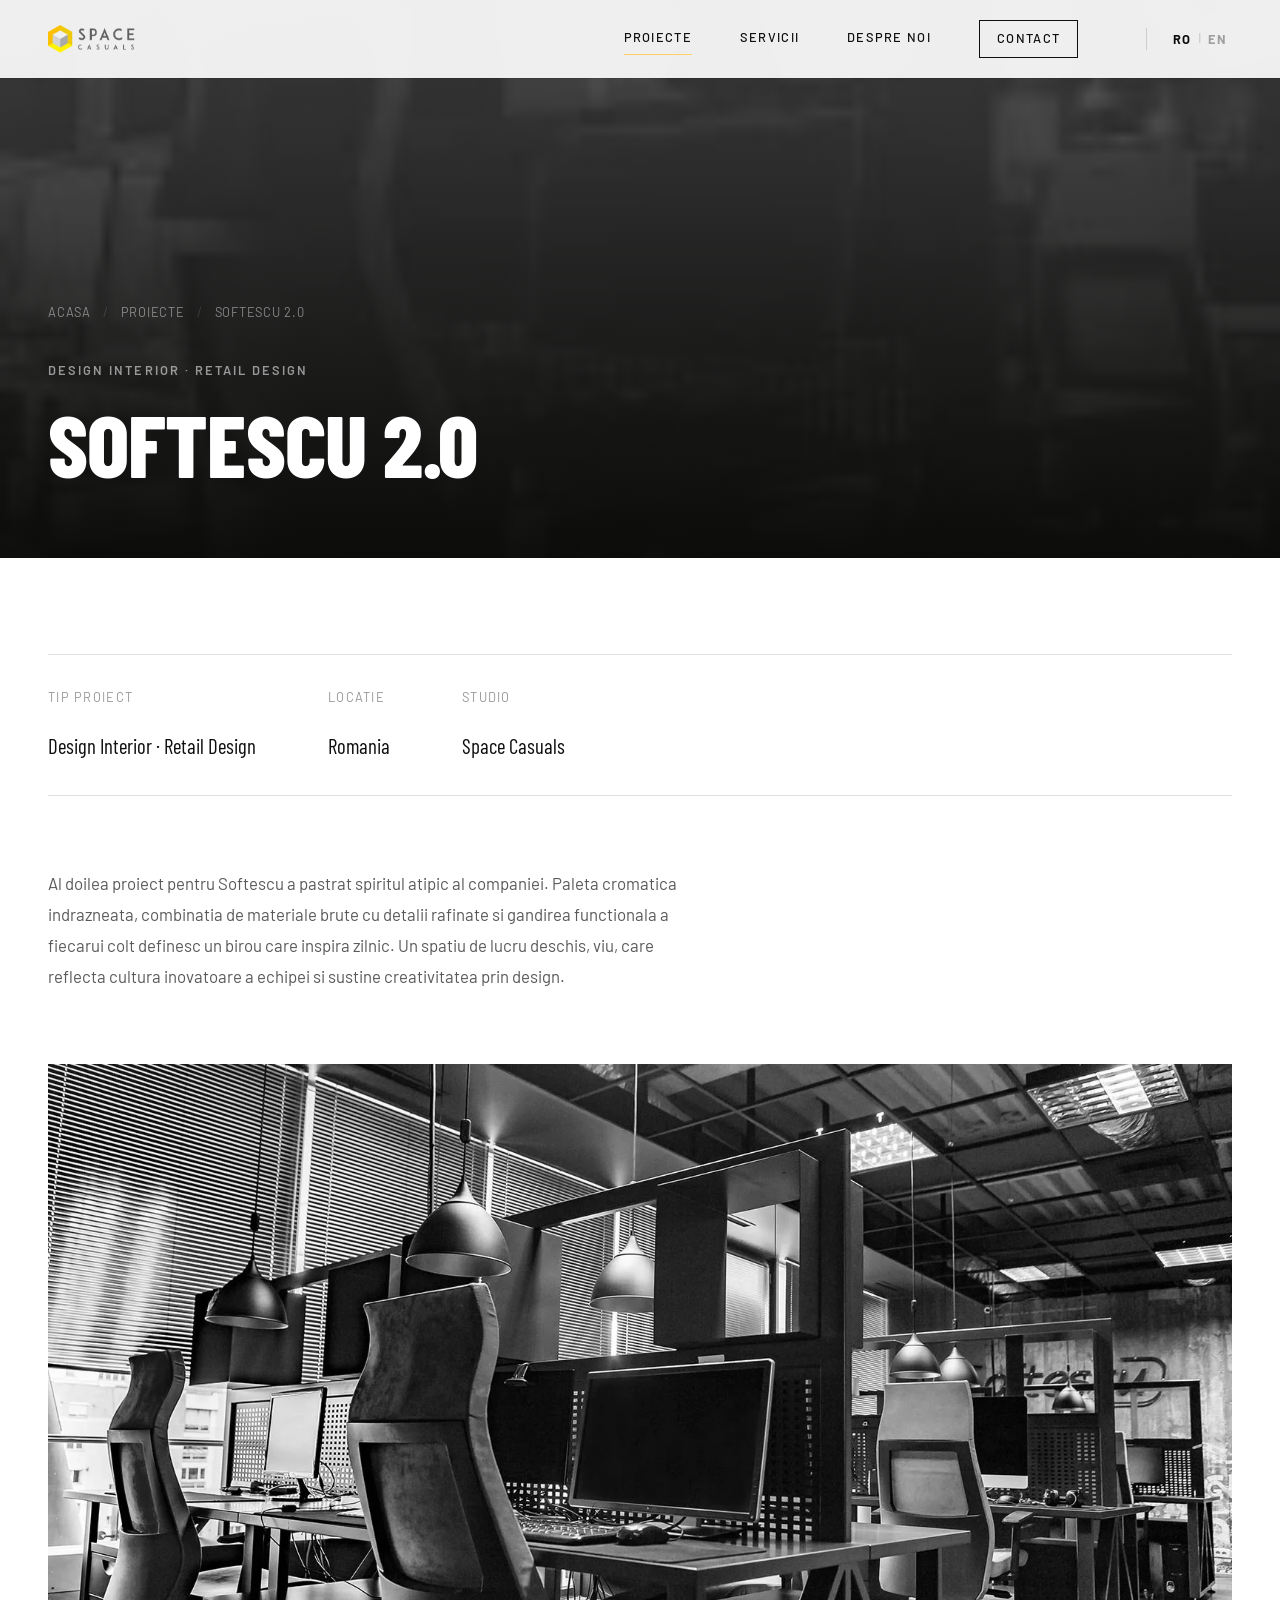
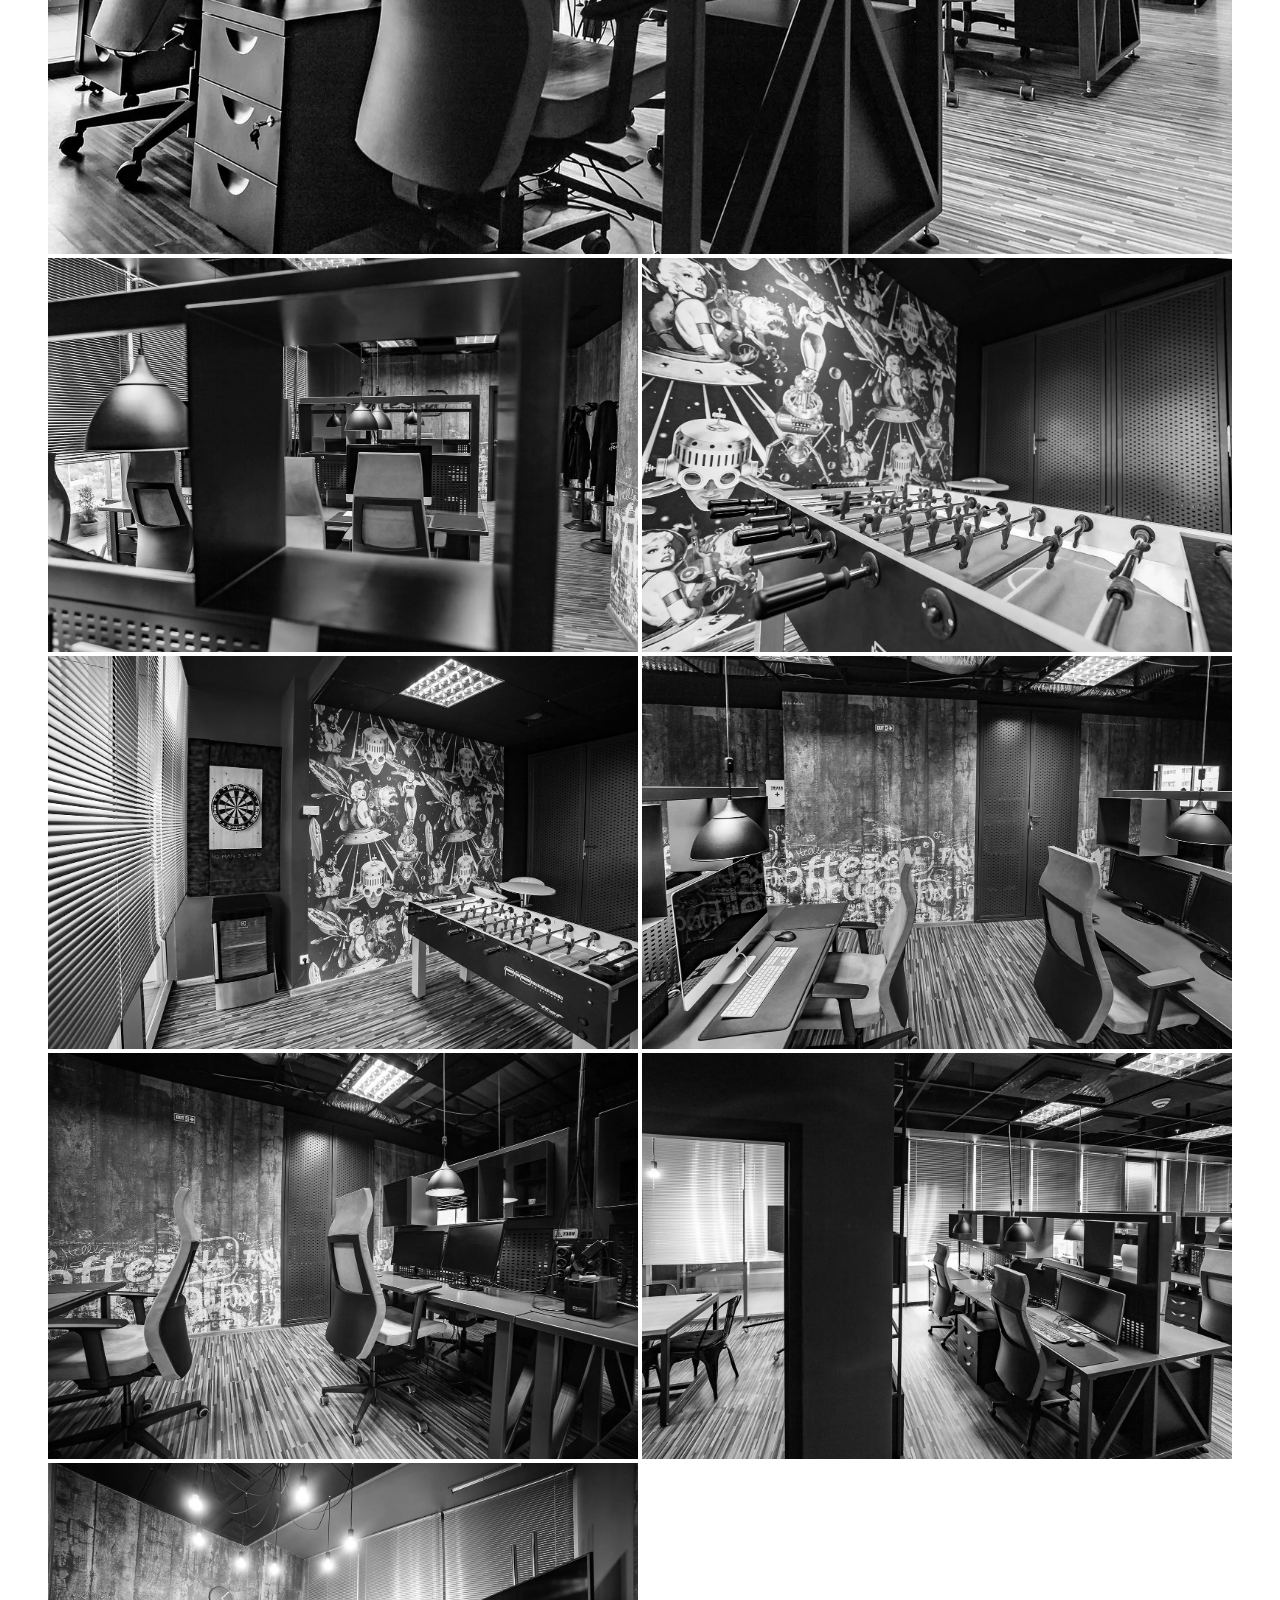
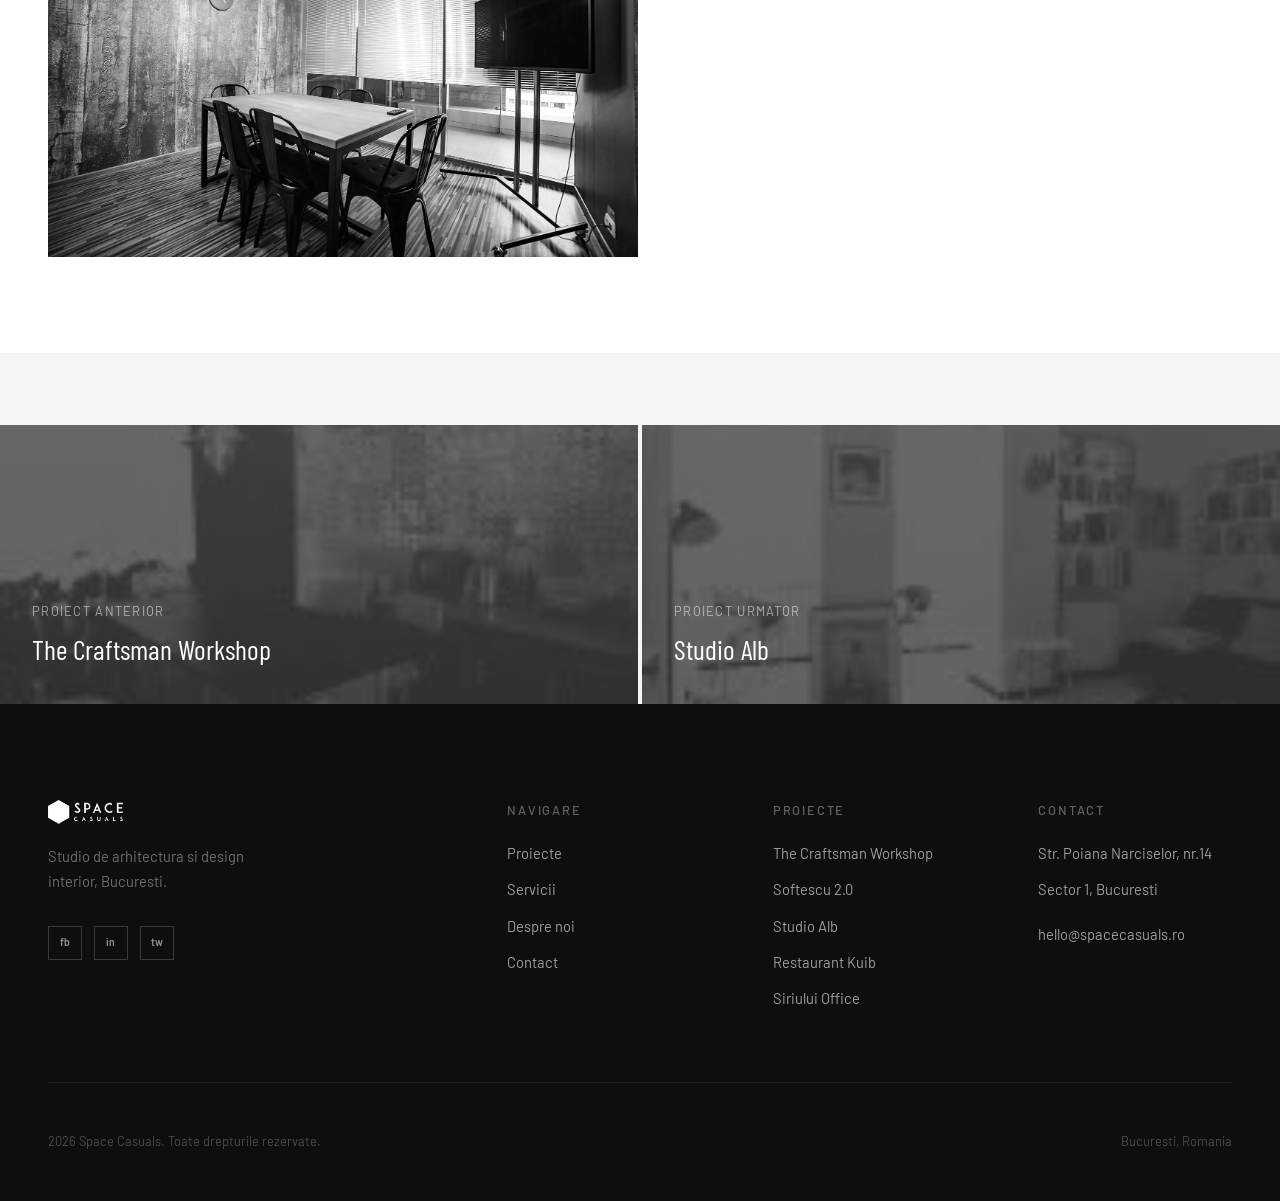
<file: portfolio/softescu-2-0/index.html>
<!DOCTYPE html>
<html lang="ro">
<head>
  <meta charset="UTF-8" />
  <meta name="viewport" content="width=device-width, initial-scale=1.0" />
  <title>Softescu 2.0 — Office Interior Design | Space Casuals</title>
  <meta name="description" content="Softescu 2.0: a modern tech-office interior design project by Space Casuals — open spaces, collaborative zones and smart ergonomic layout." />
  <link rel="icon" href="../../assets/images/shared/favicon.webp" />
  <link rel="preconnect" href="https://fonts.googleapis.com" />
  <link rel="preconnect" href="https://fonts.gstatic.com" crossorigin />
  <link rel="stylesheet" href="../../css/style.css" />
<script>(function(){var l=localStorage.getItem('sc-lang');if(l==='en')document.documentElement.setAttribute('lang','en');})();</script>

  <!-- SEO: canonical -->
  <link rel="canonical" href="https://spacecasuals.ro/portfolio/softescu-2-0/" />

  <!-- SEO: Open Graph -->
  <meta property="og:type"        content="article" />
  <meta property="og:url"         content="https://spacecasuals.ro/portfolio/softescu-2-0/" />
  <meta property="og:title"       content="Softescu 2.0 — Office Interior Design | Space Casuals" />
  <meta property="og:description" content="Softescu 2.0: a modern tech-office interior design project by Space Casuals — open spaces, collaborative zones and smart ergonomic layout." />
  <meta property="og:image"       content="https://spacecasuals.ro/portfolio/softescu-2-0/images/softescu-office-01.webp" />
  <meta property="og:site_name"   content="Space Casuals" />
  <meta property="og:locale"      content="ro_RO" />

  <!-- SEO: Twitter Card -->
  <meta name="twitter:card"        content="summary_large_image" />
  <meta name="twitter:site"        content="@CasualsSpace" />
  <meta name="twitter:title"       content="Softescu 2.0 — Office Interior Design | Space Casuals" />
  <meta name="twitter:description" content="Softescu 2.0: a modern tech-office interior design project by Space Casuals — open spaces, collaborative zones and smart ergonomic layout." />
  <meta name="twitter:image"       content="https://spacecasuals.ro/portfolio/softescu-2-0/images/softescu-office-01.webp" />

  <!-- SEO: JSON-LD -->
  <script type="application/ld+json">
[
  {
    "@context": "https://schema.org",
    "@type": "BreadcrumbList",
    "itemListElement": [
      {
        "@type": "ListItem",
        "position": 1,
        "name": "Home",
        "item": "https://spacecasuals.ro/"
      },
      {
        "@type": "ListItem",
        "position": 2,
        "name": "Portfolio",
        "item": "https://spacecasuals.ro/portfolio/"
      },
      {
        "@type": "ListItem",
        "position": 3,
        "name": "Softescu 2.0",
        "item": "https://spacecasuals.ro/portfolio/softescu-2-0/"
      }
    ]
  },
  {
    "@context": "https://schema.org",
    "@type": "WebPage",
    "name": "Softescu 2.0 — Office Interior Design | Space Casuals",
    "description": "Softescu 2.0: a modern tech-office interior design project by Space Casuals — open spaces, collaborative zones and smart ergonomic layout.",
    "url": "https://spacecasuals.ro/portfolio/softescu-2-0/",
    "image": "https://spacecasuals.ro/portfolio/softescu-2-0/images/softescu-office-01.webp",
    "publisher": {
      "@type": "Organization",
      "name": "Space Casuals",
      "url": "https://spacecasuals.ro",
      "logo": {
        "@type": "ImageObject",
        "url": "https://spacecasuals.ro/assets/images/shared/logo-header.webp"
      }
    }
  }
]
  </script>
</head>
<body>

<nav class="nav" role="navigation">
  <div class="nav__inner">
    <a href="../../index.html" class="nav__logo">
      <img src="../../assets/images/shared/logo-header.webp" class="nav__logo-img nav__logo--dark" alt="Space Casuals" />
      <img src="../../assets/images/shared/logo-footer.webp" class="nav__logo-img nav__logo--light" alt="Space Casuals" />
    </a>
    <div class="nav__links">
      <a href="../../portfolio/index.html" class="nav__link active"><span class="lang-ro">Proiecte</span><span class="lang-en">Projects</span></a>
      <a href="../../services/index.html" class="nav__link"><span class="lang-ro">Servicii</span><span class="lang-en">Services</span></a>
      <a href="../../about/index.html" class="nav__link"><span class="lang-ro">Despre noi</span><span class="lang-en">About</span></a>
      <a href="../../contact/index.html" class="nav__cta">Contact</a>
      <div class="nav__lang">
        <button class="lang-btn active" data-lang="ro">RO</button>
        <span class="nav__lang-sep">|</span>
        <button class="lang-btn" data-lang="en">EN</button>
      </div>
    </div>
    <button class="nav__burger" aria-label="Meniu"><span></span><span></span><span></span></button>
  </div>
</nav>
<div class="nav-mobile">
  <nav class="nav-mobile__links">
    <a href="../../portfolio/index.html" class="nav-mobile__link"><span class="lang-ro">Proiecte</span><span class="lang-en">Projects</span></a>
    <a href="../../services/index.html" class="nav-mobile__link"><span class="lang-ro">Servicii</span><span class="lang-en">Services</span></a>
    <a href="../../about/index.html" class="nav-mobile__link"><span class="lang-ro">Despre noi</span><span class="lang-en">About</span></a>
    <a href="../../contact/index.html" class="nav-mobile__link">Contact</a>
  </nav>
  <div class="nav-mobile__lang">
    <button class="lang-btn active" data-lang="ro">RO</button>
    <span class="nav__lang-sep">/</span>
    <button class="lang-btn" data-lang="en">EN</button>
  </div>
  <div class="nav-mobile__footer"><p>Str. Poiana Narciselor, nr.14 · Sector 1, Bucuresti</p><p style="margin-top:0.5em"><a href="mailto:hello@spacecasuals.ro">hello@spacecasuals.ro</a></p></div>
</div>

<header class="page-hero" role="banner">
  <img class="page-hero__bg" src="images/softescu-thumb.webp" alt="Softescu 2.0" />
  <div class="page-hero__overlay"></div>
  <div class="page-hero__inner container--wide">
    <nav aria-label="Breadcrumb" class="breadcrumb"><a href="../../index.html">Acasa</a><span class="breadcrumb__sep">/</span><a href="../../portfolio/index.html">Proiecte</a><span class="breadcrumb__sep">/</span><span>Softescu 2.0</span></nav>
    <span class="label label--white">Design Interior · Retail Design</span>
    <h1 class="page-hero__title">Softescu 2.0</h1>
  </div>
</header>

<main class="section section--white">
  <div class="container--wide">
    <div class="project-meta reveal">
      <div class="project-meta__item"><p class="project-meta__label">Tip proiect</p><p class="project-meta__val">Design Interior · Retail Design</p></div>
      <div class="project-meta__item"><p class="project-meta__label">Locatie</p><p class="project-meta__val">Romania</p></div>
      <div class="project-meta__item"><p class="project-meta__label">Studio</p><p class="project-meta__val">Space Casuals</p></div>
    </div>
    <p class="project-body reveal reveal-delay-1">Al doilea proiect pentru Softescu a pastrat spiritul atipic al companiei. Paleta cromatica indrazneata, combinatia de materiale brute cu detalii rafinate si gandirea functionala a fiecarui colt definesc un birou care inspira zilnic. Un spatiu de lucru deschis, viu, care reflecta cultura inovatoare a echipei si sustine creativitatea prin design.</p>
    <div class="gallery">
      <div class="gallery__item gallery__item--wide"><img class="gallery__img" src="images/softescu-office-01.webp" alt="Softescu 2.0 foto 1" loading="lazy" /></div>
      <div class="gallery__item"><img class="gallery__img" src="images/softescu-office-02.webp" alt="Softescu 2.0 foto 2" loading="lazy" /></div>
      <div class="gallery__item"><img class="gallery__img" src="images/softescu-office-03.webp" alt="Softescu 2.0 foto 3" loading="lazy" /></div>
      <div class="gallery__item"><img class="gallery__img" src="images/softescu-office-04.webp" alt="Softescu 2.0 foto 4" loading="lazy" /></div>
      <div class="gallery__item"><img class="gallery__img" src="images/softescu-office-05.webp" alt="Softescu 2.0 foto 5" loading="lazy" /></div>
      <div class="gallery__item"><img class="gallery__img" src="images/softescu-office-06.webp" alt="Softescu 2.0 foto 6" loading="lazy" /></div>
      <div class="gallery__item"><img class="gallery__img" src="images/softescu-office-07.webp" alt="Softescu 2.0 foto 7" loading="lazy" /></div>
      <div class="gallery__item"><img class="gallery__img" src="images/softescu-office-08.webp" alt="Softescu 2.0 foto 8" loading="lazy" /></div>
    </div>
  </div>
</main>

<nav class="project-nav" aria-label="Proiecte adiacente">
  <a class="project-nav__item" href="../the-craftsman-workshop/index.html">
    <img class="project-nav__img" src="../the-craftsman-workshop/images/craftsman-workshop-thumb.webp" alt="The Craftsman Workshop" loading="lazy" />
    <div class="project-nav__label"><span class="project-nav__dir">Proiect anterior</span><span class="project-nav__title">The Craftsman Workshop</span></div>
  </a>
  <a class="project-nav__item" href="../studio-alb/index.html">
    <img class="project-nav__img" src="../studio-alb/images/studio-alb-thumb.webp" alt="Studio Alb" loading="lazy" />
    <div class="project-nav__label"><span class="project-nav__dir">Proiect urmator</span><span class="project-nav__title">Studio Alb</span></div>
  </a>
</nav>

<footer class="footer">
  <div class="container--wide">
    <div class="footer__grid">
      <div><img class="footer__logo" src="../../assets/images/shared/logo-footer.webp" alt="Space Casuals" /><p class="footer__tagline">Studio de arhitectura si design interior, Bucuresti.</p><div class="footer__social"><a href="https://www.facebook.com/SPACE-Casuals-322028561666826/" class="footer__soc" target="_blank" rel="noopener">fb</a><a href="https://www.instagram.com/spacecasuals/" class="footer__soc" target="_blank" rel="noopener">in</a><a href="https://twitter.com/CasualsSpace" class="footer__soc" target="_blank" rel="noopener">tw</a></div></div>
      <div><p class="footer__heading">Navigare</p><nav class="footer__links"><a href="../../portfolio/index.html" class="footer__link">Proiecte</a><a href="../../services/index.html" class="footer__link">Servicii</a><a href="../../about/index.html" class="footer__link">Despre noi</a><a href="../../contact/index.html" class="footer__link">Contact</a></nav></div>
      <div><p class="footer__heading">Proiecte</p><nav class="footer__links"><a href="../../portfolio/the-craftsman-workshop/index.html" class="footer__link">The Craftsman Workshop</a><a href="../../portfolio/softescu-2-0/index.html" class="footer__link">Softescu 2.0</a><a href="../../portfolio/studio-alb/index.html" class="footer__link">Studio Alb</a><a href="../../portfolio/kuib/index.html" class="footer__link">Restaurant Kuib</a><a href="../../portfolio/siriului-office/index.html" class="footer__link">Siriului Office</a></nav></div>
      <div><p class="footer__heading">Contact</p><div class="footer__links"><span class="footer__link">Str. Poiana Narciselor, nr.14</span><span class="footer__link">Sector 1, Bucuresti</span><a href="mailto:hello@spacecasuals.ro" class="footer__link" style="margin-top:0.5rem">hello@spacecasuals.ro</a></div></div>
    </div>
    <div class="footer__bottom"><span>2026 Space Casuals. Toate drepturile rezervate.</span><span>Bucuresti, Romania</span></div>
  </div>
</footer>

<script src="../../js/main.js" defer></script>
</body>
</html>
</file>
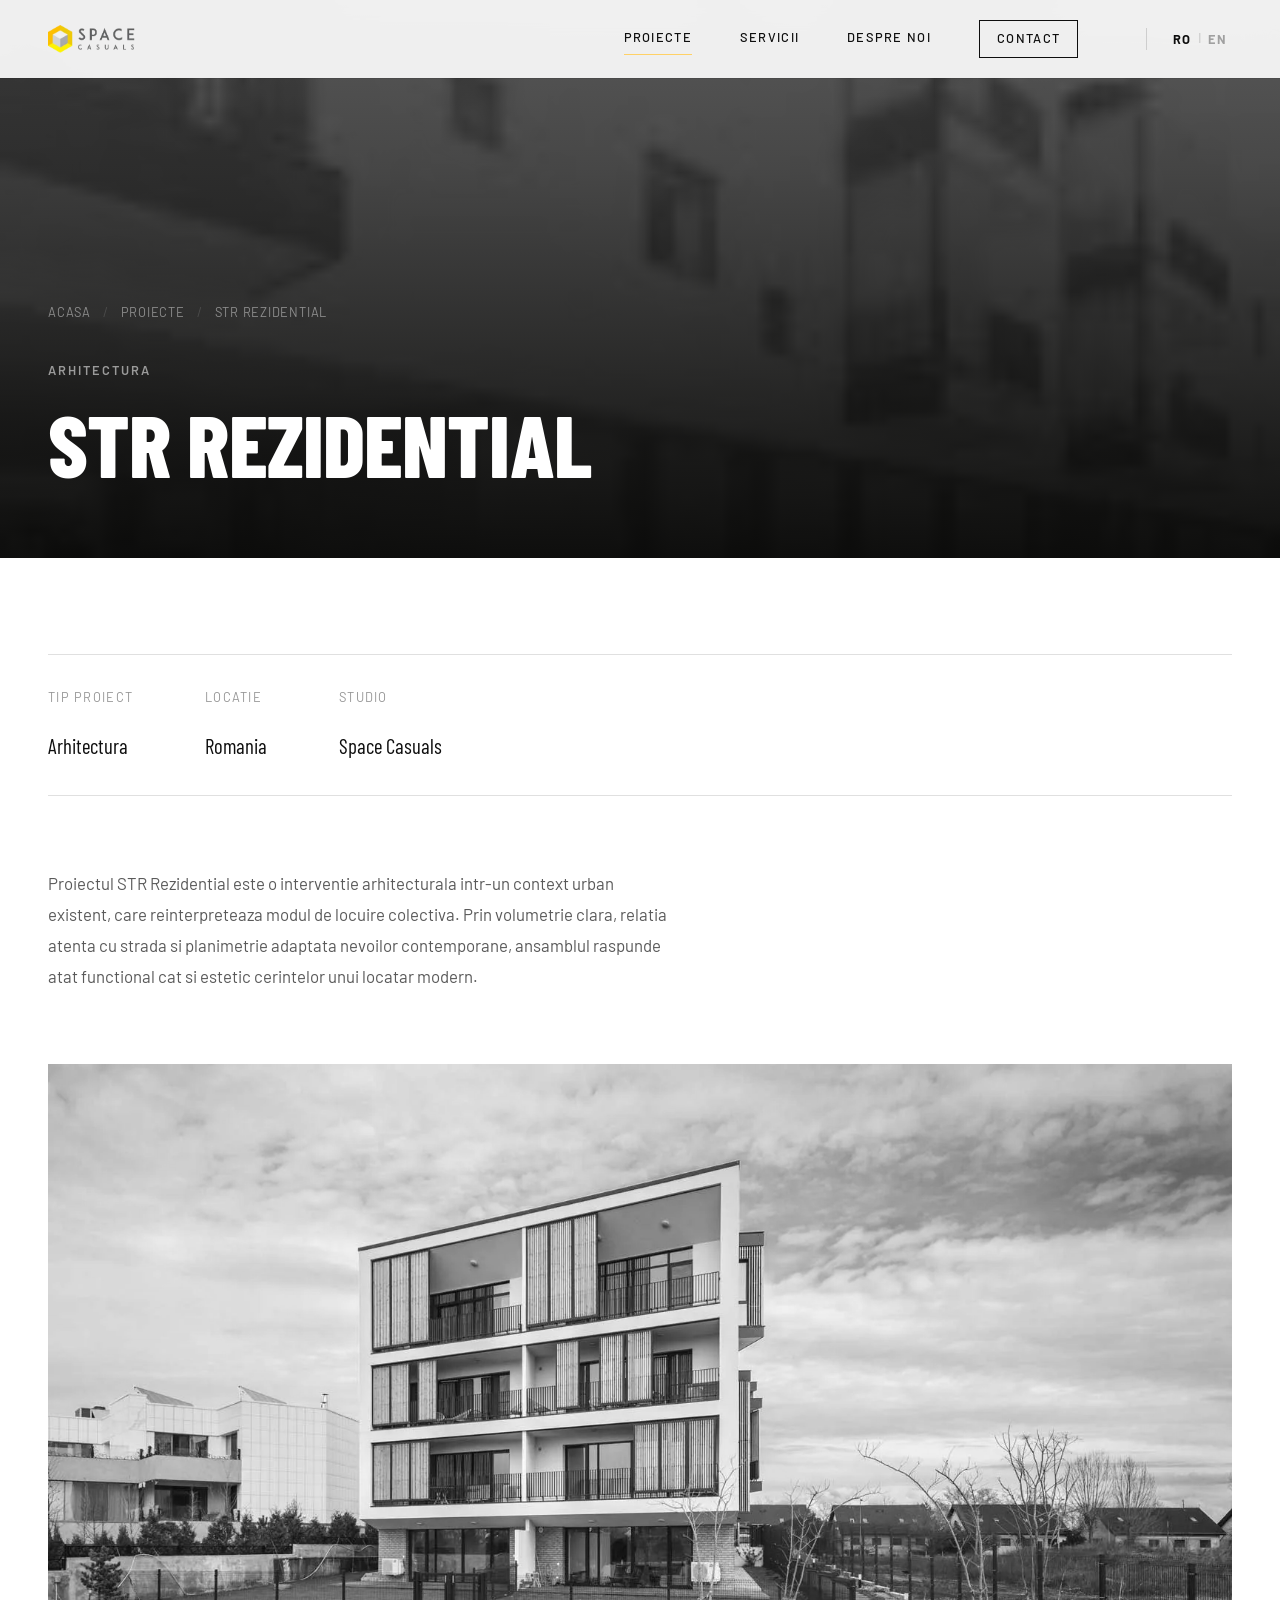
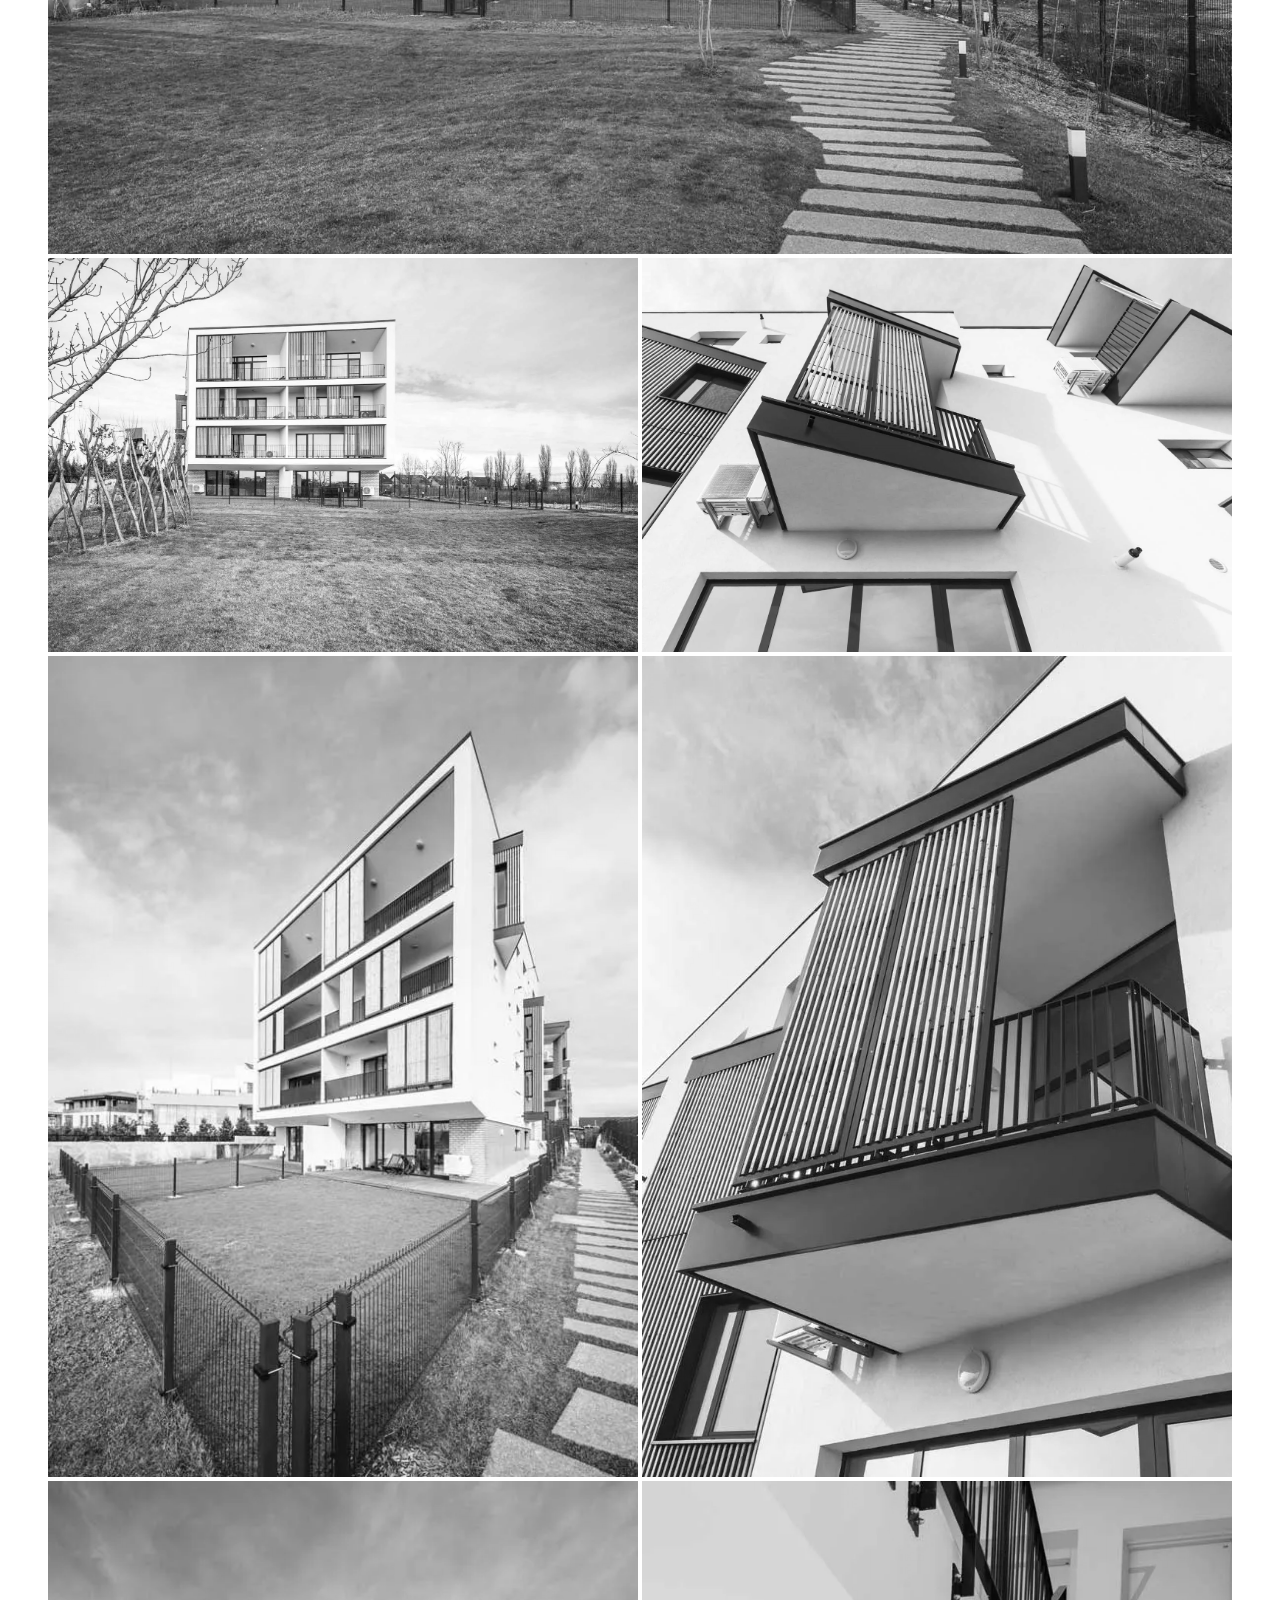
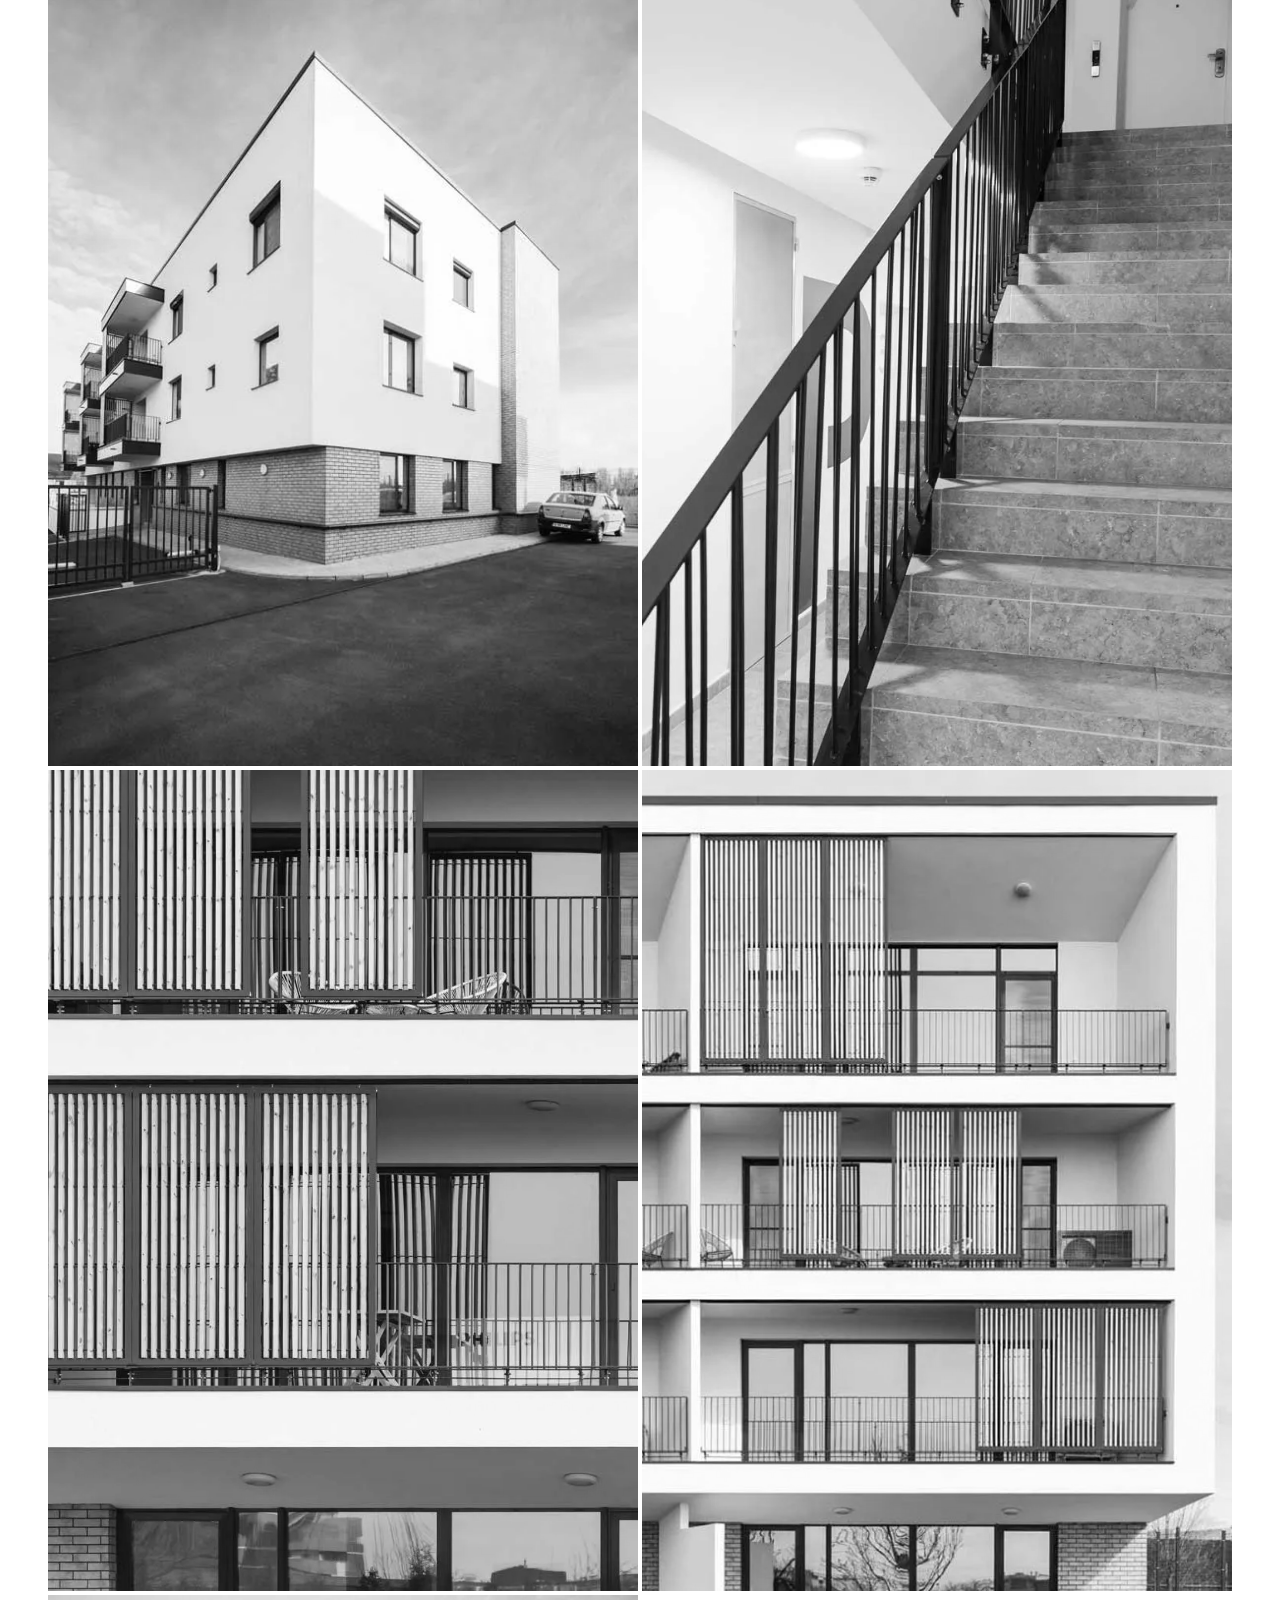
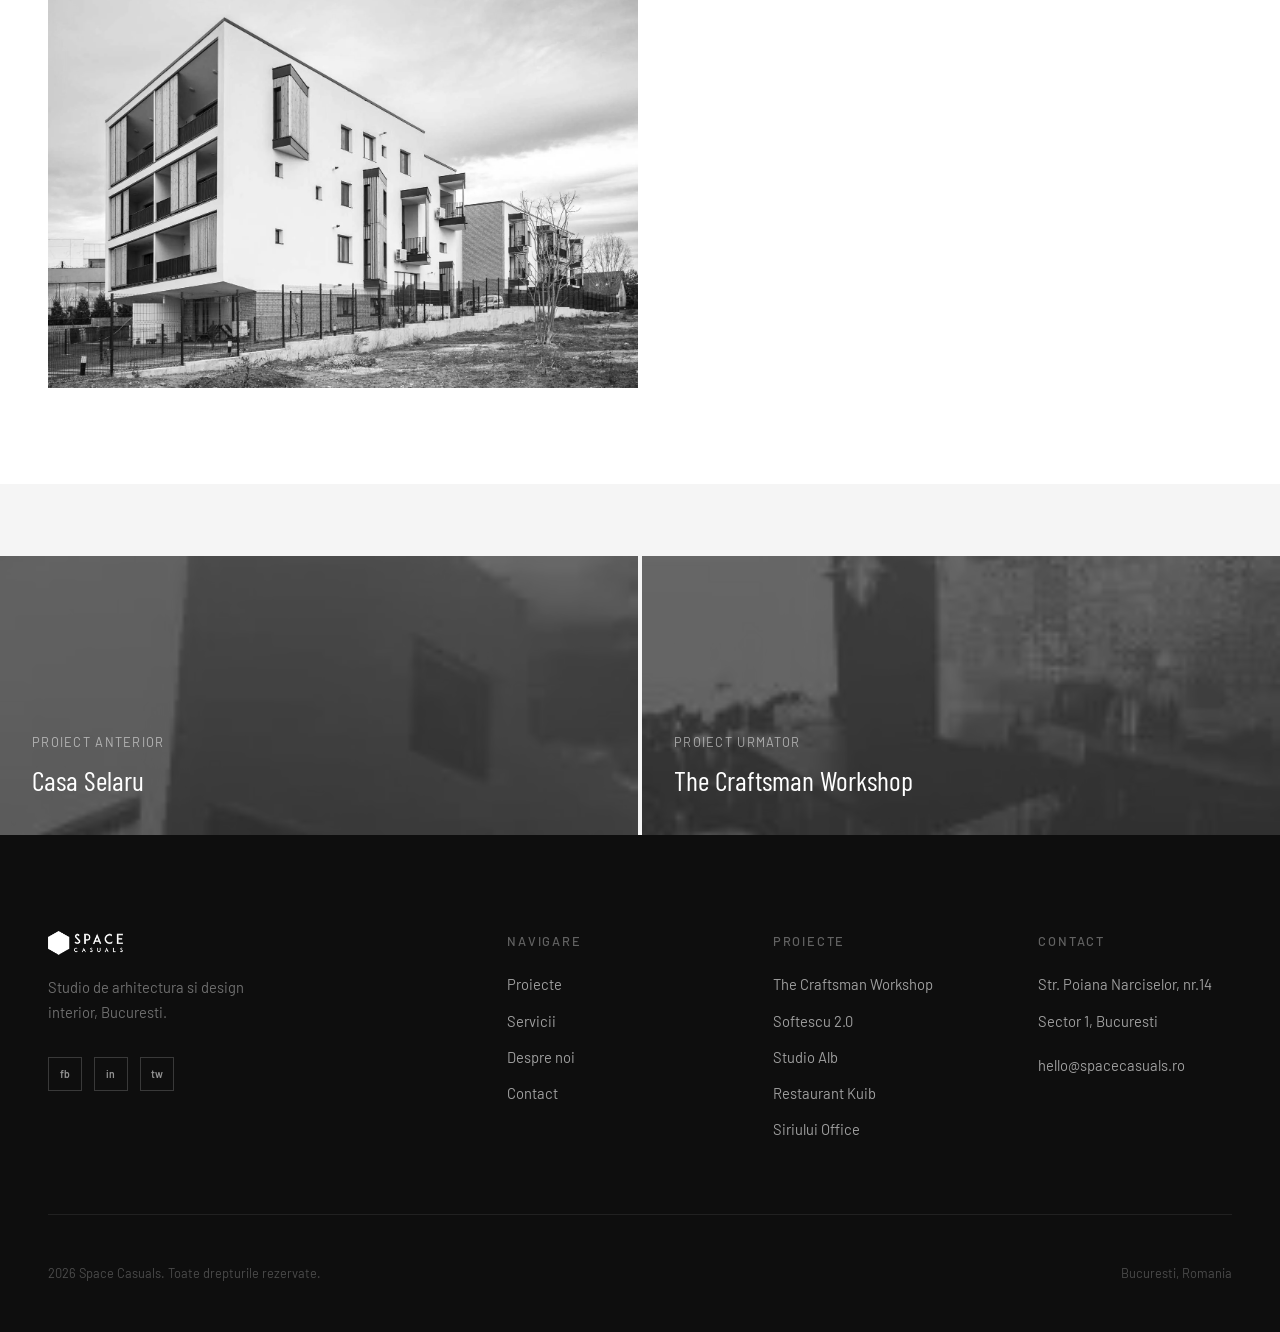
<file: portfolio/str-rezidential/index.html>
<!DOCTYPE html>
<html lang="ro">
<head>
  <meta charset="UTF-8" />
  <meta name="viewport" content="width=device-width, initial-scale=1.0" />
  <title>STR Rezidential — Residential Architecture | Space Casuals</title>
  <meta name="description" content="STR Rezidential: a residential architecture project by Space Casuals — modern facade, efficient floor plans and quality finishes." />
  <link rel="icon" href="../../assets/images/shared/favicon.webp" />
  <link rel="preconnect" href="https://fonts.googleapis.com" />
  <link rel="preconnect" href="https://fonts.gstatic.com" crossorigin />
  <link rel="stylesheet" href="../../css/style.css" />
<script>(function(){var l=localStorage.getItem('sc-lang');if(l==='en')document.documentElement.setAttribute('lang','en');})();</script>

  <!-- SEO: canonical -->
  <link rel="canonical" href="https://spacecasuals.ro/portfolio/str-rezidential/" />

  <!-- SEO: Open Graph -->
  <meta property="og:type"        content="article" />
  <meta property="og:url"         content="https://spacecasuals.ro/portfolio/str-rezidential/" />
  <meta property="og:title"       content="STR Rezidential — Residential Architecture | Space Casuals" />
  <meta property="og:description" content="STR Rezidential: a residential architecture project by Space Casuals — modern facade, efficient floor plans and quality finishes." />
  <meta property="og:image"       content="https://spacecasuals.ro/portfolio/str-rezidential/images/str-rezidential-01.webp" />
  <meta property="og:site_name"   content="Space Casuals" />
  <meta property="og:locale"      content="ro_RO" />

  <!-- SEO: Twitter Card -->
  <meta name="twitter:card"        content="summary_large_image" />
  <meta name="twitter:site"        content="@CasualsSpace" />
  <meta name="twitter:title"       content="STR Rezidential — Residential Architecture | Space Casuals" />
  <meta name="twitter:description" content="STR Rezidential: a residential architecture project by Space Casuals — modern facade, efficient floor plans and quality finishes." />
  <meta name="twitter:image"       content="https://spacecasuals.ro/portfolio/str-rezidential/images/str-rezidential-01.webp" />

  <!-- SEO: JSON-LD -->
  <script type="application/ld+json">
[
  {
    "@context": "https://schema.org",
    "@type": "BreadcrumbList",
    "itemListElement": [
      {
        "@type": "ListItem",
        "position": 1,
        "name": "Home",
        "item": "https://spacecasuals.ro/"
      },
      {
        "@type": "ListItem",
        "position": 2,
        "name": "Portfolio",
        "item": "https://spacecasuals.ro/portfolio/"
      },
      {
        "@type": "ListItem",
        "position": 3,
        "name": "STR Rezidential",
        "item": "https://spacecasuals.ro/portfolio/str-rezidential/"
      }
    ]
  },
  {
    "@context": "https://schema.org",
    "@type": "WebPage",
    "name": "STR Rezidential — Residential Architecture | Space Casuals",
    "description": "STR Rezidential: a residential architecture project by Space Casuals — modern facade, efficient floor plans and quality finishes.",
    "url": "https://spacecasuals.ro/portfolio/str-rezidential/",
    "image": "https://spacecasuals.ro/portfolio/str-rezidential/images/str-rezidential-01.webp",
    "publisher": {
      "@type": "Organization",
      "name": "Space Casuals",
      "url": "https://spacecasuals.ro",
      "logo": {
        "@type": "ImageObject",
        "url": "https://spacecasuals.ro/assets/images/shared/logo-header.webp"
      }
    }
  }
]
  </script>
</head>
<body>

<nav class="nav" role="navigation">
  <div class="nav__inner">
    <a href="../../index.html" class="nav__logo">
      <img src="../../assets/images/shared/logo-header.webp" class="nav__logo-img nav__logo--dark" alt="Space Casuals" />
      <img src="../../assets/images/shared/logo-footer.webp" class="nav__logo-img nav__logo--light" alt="Space Casuals" />
    </a>
    <div class="nav__links">
      <a href="../../portfolio/index.html" class="nav__link active"><span class="lang-ro">Proiecte</span><span class="lang-en">Projects</span></a>
      <a href="../../services/index.html" class="nav__link"><span class="lang-ro">Servicii</span><span class="lang-en">Services</span></a>
      <a href="../../about/index.html" class="nav__link"><span class="lang-ro">Despre noi</span><span class="lang-en">About</span></a>
      <a href="../../contact/index.html" class="nav__cta">Contact</a>
      <div class="nav__lang">
        <button class="lang-btn active" data-lang="ro">RO</button>
        <span class="nav__lang-sep">|</span>
        <button class="lang-btn" data-lang="en">EN</button>
      </div>
    </div>
    <button class="nav__burger" aria-label="Meniu"><span></span><span></span><span></span></button>
  </div>
</nav>
<div class="nav-mobile">
  <nav class="nav-mobile__links">
    <a href="../../portfolio/index.html" class="nav-mobile__link"><span class="lang-ro">Proiecte</span><span class="lang-en">Projects</span></a>
    <a href="../../services/index.html" class="nav-mobile__link"><span class="lang-ro">Servicii</span><span class="lang-en">Services</span></a>
    <a href="../../about/index.html" class="nav-mobile__link"><span class="lang-ro">Despre noi</span><span class="lang-en">About</span></a>
    <a href="../../contact/index.html" class="nav-mobile__link">Contact</a>
  </nav>
  <div class="nav-mobile__lang">
    <button class="lang-btn active" data-lang="ro">RO</button>
    <span class="nav__lang-sep">/</span>
    <button class="lang-btn" data-lang="en">EN</button>
  </div>
  <div class="nav-mobile__footer"><p>Str. Poiana Narciselor, nr.14 · Sector 1, Bucuresti</p><p style="margin-top:0.5em"><a href="mailto:hello@spacecasuals.ro">hello@spacecasuals.ro</a></p></div>
</div>

<header class="page-hero" role="banner">
  <img class="page-hero__bg" src="images/str-rezidential-thumb.webp" alt="STR Rezidential" />
  <div class="page-hero__overlay"></div>
  <div class="page-hero__inner container--wide">
    <nav aria-label="Breadcrumb" class="breadcrumb"><a href="../../index.html">Acasa</a><span class="breadcrumb__sep">/</span><a href="../../portfolio/index.html">Proiecte</a><span class="breadcrumb__sep">/</span><span>STR Rezidential</span></nav>
    <span class="label label--white">Arhitectura</span>
    <h1 class="page-hero__title">STR Rezidential</h1>
  </div>
</header>

<main class="section section--white">
  <div class="container--wide">
    <div class="project-meta reveal">
      <div class="project-meta__item"><p class="project-meta__label">Tip proiect</p><p class="project-meta__val">Arhitectura</p></div>
      <div class="project-meta__item"><p class="project-meta__label">Locatie</p><p class="project-meta__val">Romania</p></div>
      <div class="project-meta__item"><p class="project-meta__label">Studio</p><p class="project-meta__val">Space Casuals</p></div>
    </div>
    <p class="project-body reveal reveal-delay-1">Proiectul STR Rezidential este o interventie arhitecturala intr-un context urban existent, care reinterpreteaza modul de locuire colectiva. Prin volumetrie clara, relatia atenta cu strada si planimetrie adaptata nevoilor contemporane, ansamblul raspunde atat functional cat si estetic cerintelor unui locatar modern.</p>
    <div class="gallery">
      <div class="gallery__item gallery__item--wide"><img class="gallery__img" src="images/str-rezidential-01.webp" alt="STR Rezidential foto 1" loading="lazy" /></div>
      <div class="gallery__item"><img class="gallery__img" src="images/str-rezidential-02.webp" alt="STR Rezidential foto 2" loading="lazy" /></div>
      <div class="gallery__item"><img class="gallery__img" src="images/str-rezidential-04.webp" alt="STR Rezidential foto 3" loading="lazy" /></div>
      <div class="gallery__item"><img class="gallery__img" src="images/str-rezidential-03.webp" alt="STR Rezidential foto 4" loading="lazy" /></div>
      <div class="gallery__item"><img class="gallery__img" src="images/str-rezidential-05.webp" alt="STR Rezidential foto 5" loading="lazy" /></div>
      <div class="gallery__item"><img class="gallery__img" src="images/str-rezidential-06.webp" alt="STR Rezidential foto 6" loading="lazy" /></div>
      <div class="gallery__item"><img class="gallery__img" src="images/str-rezidential-07.webp" alt="STR Rezidential foto 7" loading="lazy" /></div>
      <div class="gallery__item"><img class="gallery__img" src="images/str-rezidential-08.webp" alt="STR Rezidential foto 8" loading="lazy" /></div>
      <div class="gallery__item"><img class="gallery__img" src="images/str-rezidential-09.webp" alt="STR Rezidential foto 9" loading="lazy" /></div>
      <div class="gallery__item"><img class="gallery__img" src="images/str-rezidential-10.webp" alt="STR Rezidential foto 10" loading="lazy" /></div>
    </div>
  </div>
</main>

<nav class="project-nav" aria-label="Proiecte adiacente">
  <a class="project-nav__item" href="../casa-selaru/index.html">
    <img class="project-nav__img" src="../casa-selaru/images/casa-selaru-thumb.webp" alt="Casa Selaru" loading="lazy" />
    <div class="project-nav__label"><span class="project-nav__dir">Proiect anterior</span><span class="project-nav__title">Casa Selaru</span></div>
  </a>
  <a class="project-nav__item" href="../the-craftsman-workshop/index.html">
    <img class="project-nav__img" src="../the-craftsman-workshop/images/craftsman-workshop-thumb.webp" alt="The Craftsman Workshop" loading="lazy" />
    <div class="project-nav__label"><span class="project-nav__dir">Proiect urmator</span><span class="project-nav__title">The Craftsman Workshop</span></div>
  </a>
</nav>

<footer class="footer">
  <div class="container--wide">
    <div class="footer__grid">
      <div><img class="footer__logo" src="../../assets/images/shared/logo-footer.webp" alt="Space Casuals" /><p class="footer__tagline">Studio de arhitectura si design interior, Bucuresti.</p><div class="footer__social"><a href="https://www.facebook.com/SPACE-Casuals-322028561666826/" class="footer__soc" target="_blank" rel="noopener">fb</a><a href="https://www.instagram.com/spacecasuals/" class="footer__soc" target="_blank" rel="noopener">in</a><a href="https://twitter.com/CasualsSpace" class="footer__soc" target="_blank" rel="noopener">tw</a></div></div>
      <div><p class="footer__heading">Navigare</p><nav class="footer__links"><a href="../../portfolio/index.html" class="footer__link">Proiecte</a><a href="../../services/index.html" class="footer__link">Servicii</a><a href="../../about/index.html" class="footer__link">Despre noi</a><a href="../../contact/index.html" class="footer__link">Contact</a></nav></div>
      <div><p class="footer__heading">Proiecte</p><nav class="footer__links"><a href="../../portfolio/the-craftsman-workshop/index.html" class="footer__link">The Craftsman Workshop</a><a href="../../portfolio/softescu-2-0/index.html" class="footer__link">Softescu 2.0</a><a href="../../portfolio/studio-alb/index.html" class="footer__link">Studio Alb</a><a href="../../portfolio/kuib/index.html" class="footer__link">Restaurant Kuib</a><a href="../../portfolio/siriului-office/index.html" class="footer__link">Siriului Office</a></nav></div>
      <div><p class="footer__heading">Contact</p><div class="footer__links"><span class="footer__link">Str. Poiana Narciselor, nr.14</span><span class="footer__link">Sector 1, Bucuresti</span><a href="mailto:hello@spacecasuals.ro" class="footer__link" style="margin-top:0.5rem">hello@spacecasuals.ro</a></div></div>
    </div>
    <div class="footer__bottom"><span>2026 Space Casuals. Toate drepturile rezervate.</span><span>Bucuresti, Romania</span></div>
  </div>
</footer>

<script src="../../js/main.js" defer></script>
</body>
</html>
</file>
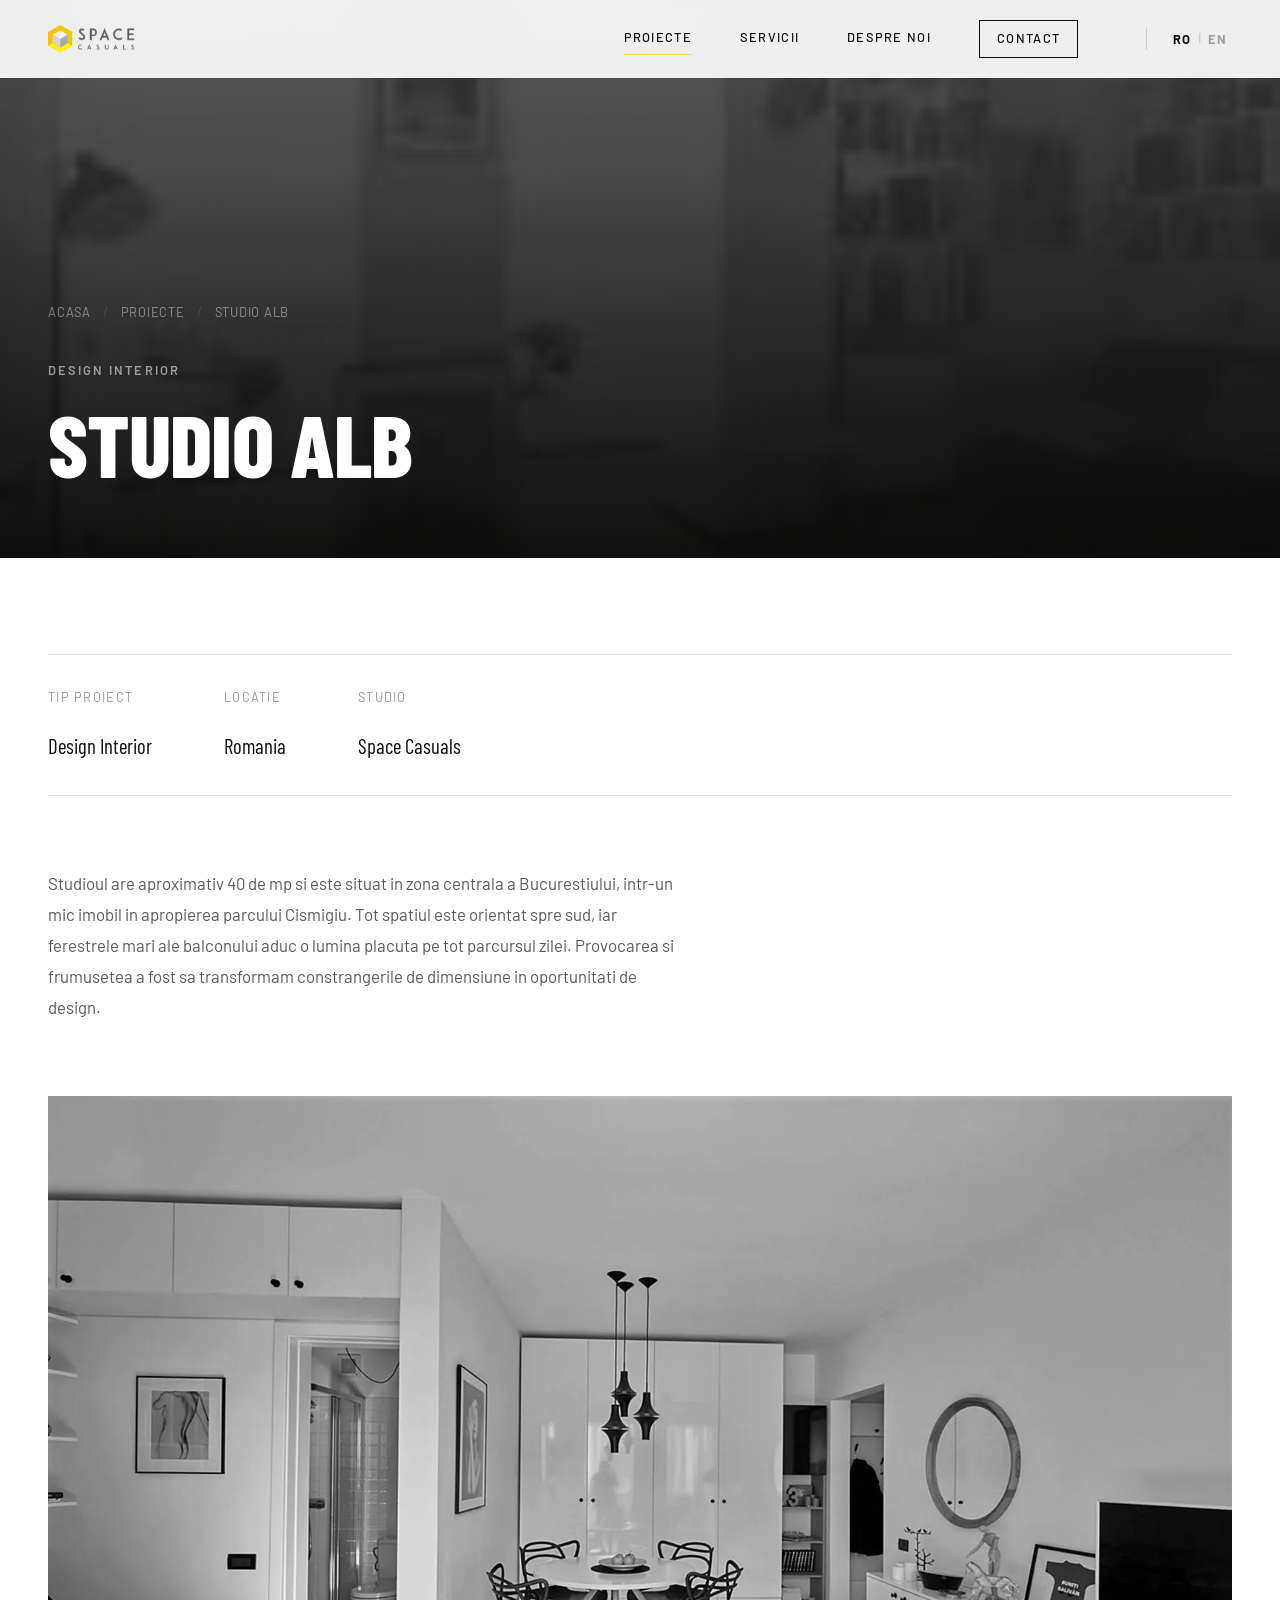
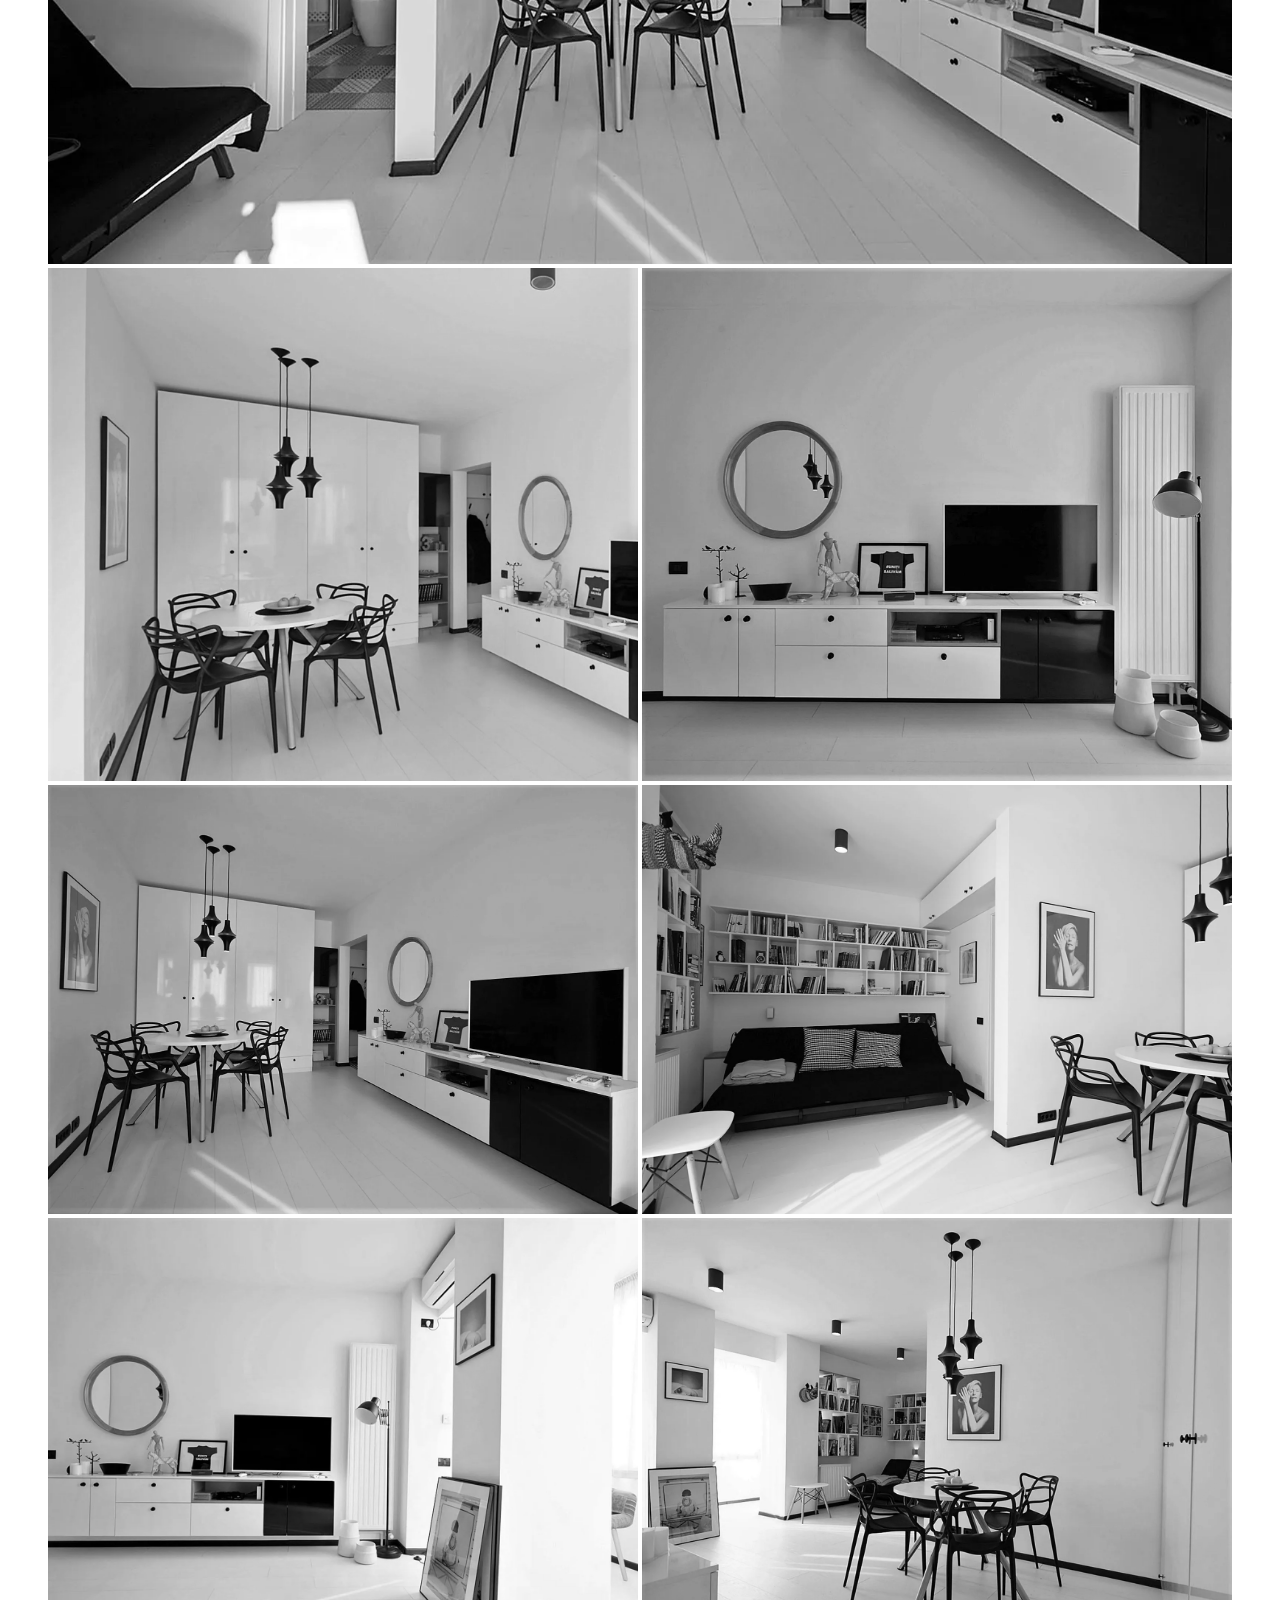
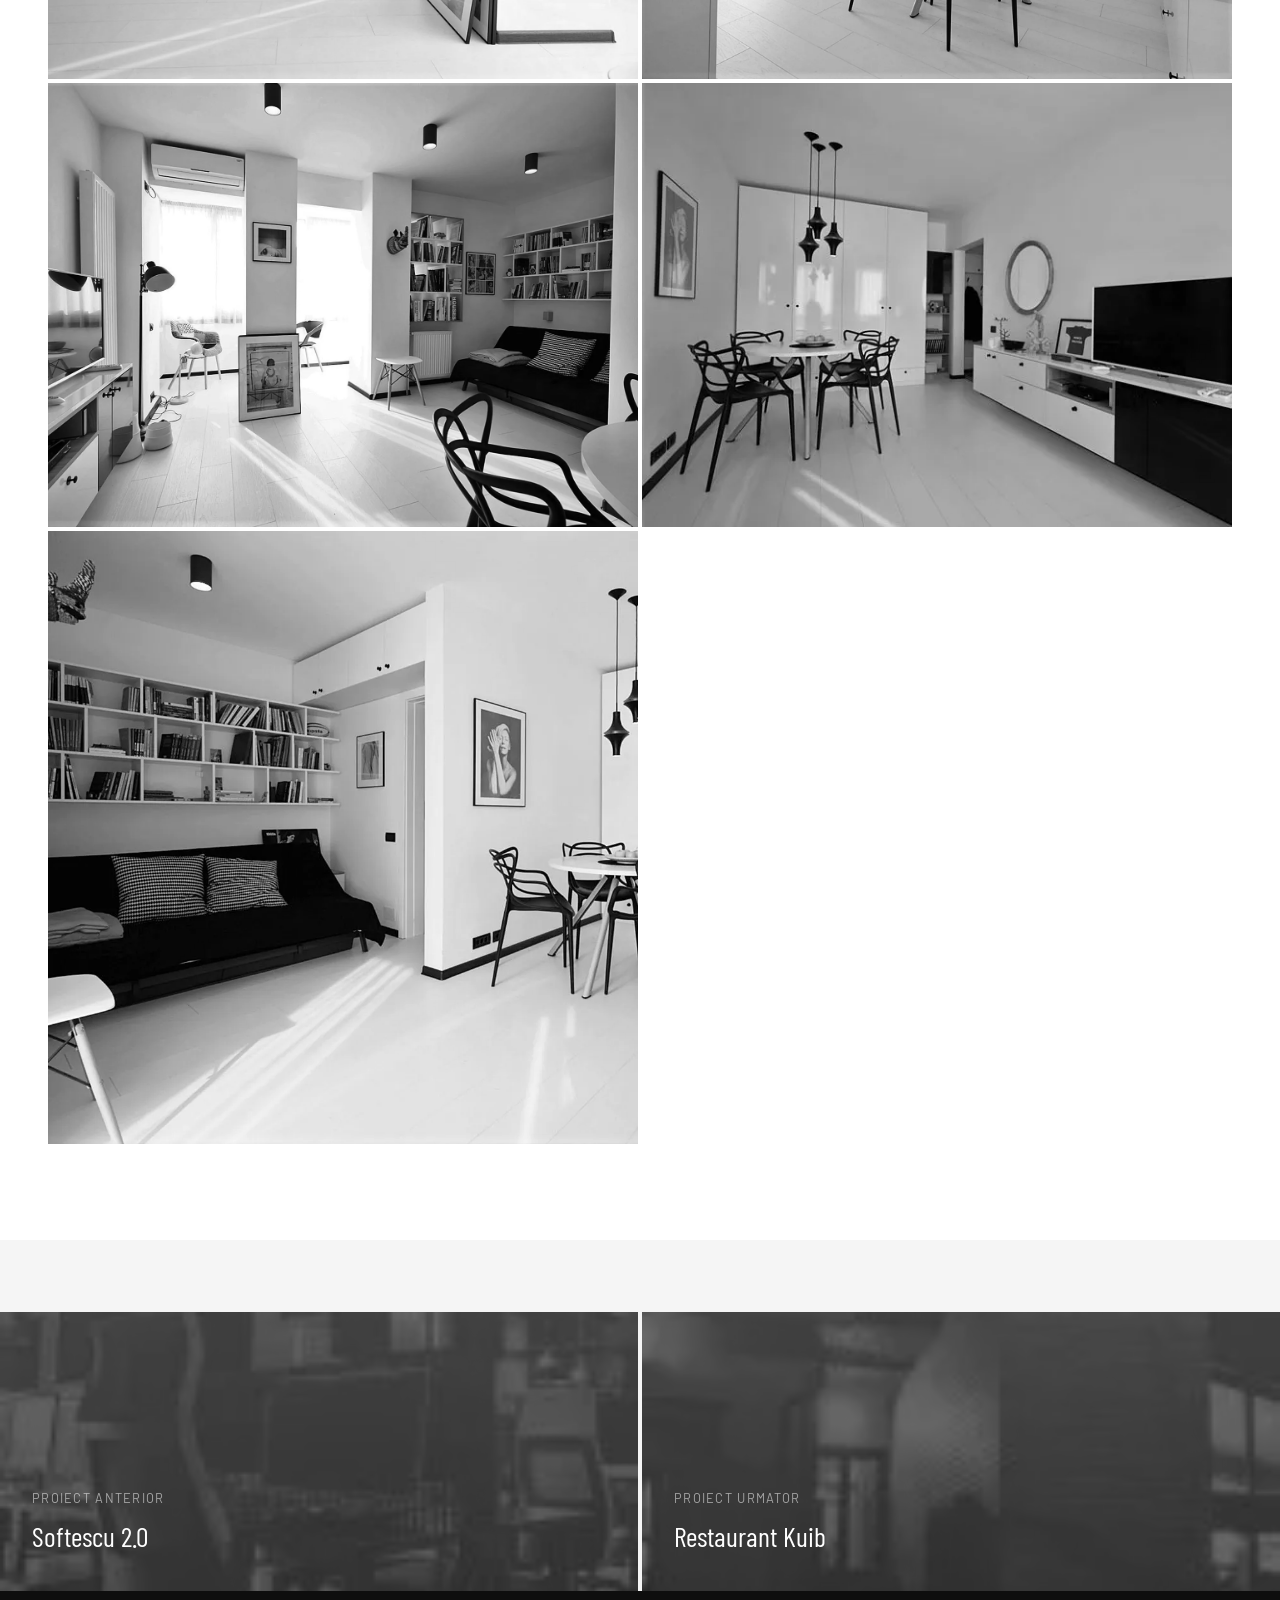
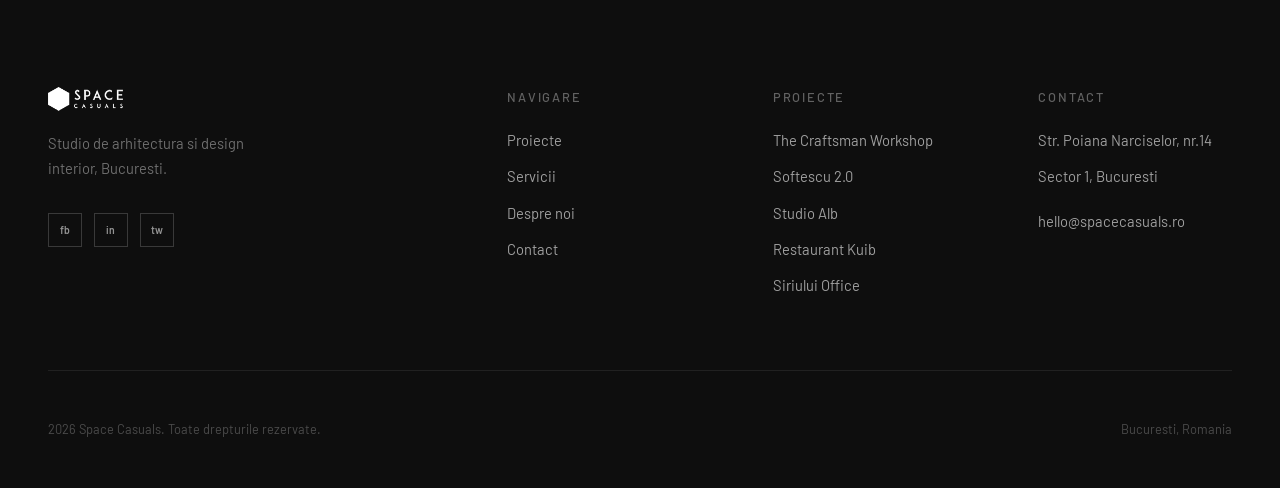
<file: portfolio/studio-alb/index.html>
<!DOCTYPE html>
<html lang="ro">
<head>
  <meta charset="UTF-8" />
  <meta name="viewport" content="width=device-width, initial-scale=1.0" />
  <title>Studio Alb — Interior Design Project | Space Casuals</title>
  <meta name="description" content="Studio Alb: an interior design project by Space Casuals featuring clean lines, natural light and a refined white palette in Bucharest." />
  <link rel="icon" href="../../assets/images/shared/favicon.webp" />
  <link rel="preconnect" href="https://fonts.googleapis.com" />
  <link rel="preconnect" href="https://fonts.gstatic.com" crossorigin />
  <link rel="stylesheet" href="../../css/style.css" />
<script>(function(){var l=localStorage.getItem('sc-lang');if(l==='en')document.documentElement.setAttribute('lang','en');})();</script>

  <!-- SEO: canonical -->
  <link rel="canonical" href="https://spacecasuals.ro/portfolio/studio-alb/" />

  <!-- SEO: Open Graph -->
  <meta property="og:type"        content="article" />
  <meta property="og:url"         content="https://spacecasuals.ro/portfolio/studio-alb/" />
  <meta property="og:title"       content="Studio Alb — Interior Design Project | Space Casuals" />
  <meta property="og:description" content="Studio Alb: an interior design project by Space Casuals featuring clean lines, natural light and a refined white palette in Bucharest." />
  <meta property="og:image"       content="https://spacecasuals.ro/portfolio/studio-alb/images/studio-alb-01.webp" />
  <meta property="og:site_name"   content="Space Casuals" />
  <meta property="og:locale"      content="ro_RO" />

  <!-- SEO: Twitter Card -->
  <meta name="twitter:card"        content="summary_large_image" />
  <meta name="twitter:site"        content="@CasualsSpace" />
  <meta name="twitter:title"       content="Studio Alb — Interior Design Project | Space Casuals" />
  <meta name="twitter:description" content="Studio Alb: an interior design project by Space Casuals featuring clean lines, natural light and a refined white palette in Bucharest." />
  <meta name="twitter:image"       content="https://spacecasuals.ro/portfolio/studio-alb/images/studio-alb-01.webp" />

  <!-- SEO: JSON-LD -->
  <script type="application/ld+json">
[
  {
    "@context": "https://schema.org",
    "@type": "BreadcrumbList",
    "itemListElement": [
      {
        "@type": "ListItem",
        "position": 1,
        "name": "Home",
        "item": "https://spacecasuals.ro/"
      },
      {
        "@type": "ListItem",
        "position": 2,
        "name": "Portfolio",
        "item": "https://spacecasuals.ro/portfolio/"
      },
      {
        "@type": "ListItem",
        "position": 3,
        "name": "Studio Alb",
        "item": "https://spacecasuals.ro/portfolio/studio-alb/"
      }
    ]
  },
  {
    "@context": "https://schema.org",
    "@type": "WebPage",
    "name": "Studio Alb — Interior Design Project | Space Casuals",
    "description": "Studio Alb: an interior design project by Space Casuals featuring clean lines, natural light and a refined white palette in Bucharest.",
    "url": "https://spacecasuals.ro/portfolio/studio-alb/",
    "image": "https://spacecasuals.ro/portfolio/studio-alb/images/studio-alb-01.webp",
    "publisher": {
      "@type": "Organization",
      "name": "Space Casuals",
      "url": "https://spacecasuals.ro",
      "logo": {
        "@type": "ImageObject",
        "url": "https://spacecasuals.ro/assets/images/shared/logo-header.webp"
      }
    }
  }
]
  </script>
</head>
<body>

<nav class="nav" role="navigation">
  <div class="nav__inner">
    <a href="../../index.html" class="nav__logo">
      <img src="../../assets/images/shared/logo-header.webp" class="nav__logo-img nav__logo--dark" alt="Space Casuals" />
      <img src="../../assets/images/shared/logo-footer.webp" class="nav__logo-img nav__logo--light" alt="Space Casuals" />
    </a>
    <div class="nav__links">
      <a href="../../portfolio/index.html" class="nav__link active"><span class="lang-ro">Proiecte</span><span class="lang-en">Projects</span></a>
      <a href="../../services/index.html" class="nav__link"><span class="lang-ro">Servicii</span><span class="lang-en">Services</span></a>
      <a href="../../about/index.html" class="nav__link"><span class="lang-ro">Despre noi</span><span class="lang-en">About</span></a>
      <a href="../../contact/index.html" class="nav__cta">Contact</a>
      <div class="nav__lang">
        <button class="lang-btn active" data-lang="ro">RO</button>
        <span class="nav__lang-sep">|</span>
        <button class="lang-btn" data-lang="en">EN</button>
      </div>
    </div>
    <button class="nav__burger" aria-label="Meniu"><span></span><span></span><span></span></button>
  </div>
</nav>
<div class="nav-mobile">
  <nav class="nav-mobile__links">
    <a href="../../portfolio/index.html" class="nav-mobile__link"><span class="lang-ro">Proiecte</span><span class="lang-en">Projects</span></a>
    <a href="../../services/index.html" class="nav-mobile__link"><span class="lang-ro">Servicii</span><span class="lang-en">Services</span></a>
    <a href="../../about/index.html" class="nav-mobile__link"><span class="lang-ro">Despre noi</span><span class="lang-en">About</span></a>
    <a href="../../contact/index.html" class="nav-mobile__link">Contact</a>
  </nav>
  <div class="nav-mobile__lang">
    <button class="lang-btn active" data-lang="ro">RO</button>
    <span class="nav__lang-sep">/</span>
    <button class="lang-btn" data-lang="en">EN</button>
  </div>
  <div class="nav-mobile__footer"><p>Str. Poiana Narciselor, nr.14 · Sector 1, Bucuresti</p><p style="margin-top:0.5em"><a href="mailto:hello@spacecasuals.ro">hello@spacecasuals.ro</a></p></div>
</div>

<header class="page-hero" role="banner">
  <img class="page-hero__bg" src="images/studio-alb-thumb.webp" alt="Studio Alb" />
  <div class="page-hero__overlay"></div>
  <div class="page-hero__inner container--wide">
    <nav aria-label="Breadcrumb" class="breadcrumb"><a href="../../index.html">Acasa</a><span class="breadcrumb__sep">/</span><a href="../../portfolio/index.html">Proiecte</a><span class="breadcrumb__sep">/</span><span>Studio Alb</span></nav>
    <span class="label label--white">Design Interior</span>
    <h1 class="page-hero__title">Studio Alb</h1>
  </div>
</header>

<main class="section section--white">
  <div class="container--wide">
    <div class="project-meta reveal">
      <div class="project-meta__item"><p class="project-meta__label">Tip proiect</p><p class="project-meta__val">Design Interior</p></div>
      <div class="project-meta__item"><p class="project-meta__label">Locatie</p><p class="project-meta__val">Romania</p></div>
      <div class="project-meta__item"><p class="project-meta__label">Studio</p><p class="project-meta__val">Space Casuals</p></div>
    </div>
    <p class="project-body reveal reveal-delay-1">Studioul are aproximativ 40 de mp si este situat in zona centrala a Bucurestiului, intr-un mic imobil in apropierea parcului Cismigiu. Tot spatiul este orientat spre sud, iar ferestrele mari ale balconului aduc o lumina placuta pe tot parcursul zilei. Provocarea si frumusetea a fost sa transformam constrangerile de dimensiune in oportunitati de design.</p>
    <div class="gallery">
      <div class="gallery__item gallery__item--wide"><img class="gallery__img" src="images/studio-alb-04.webp" alt="Studio Alb foto 1" loading="lazy" /></div>
      <div class="gallery__item"><img class="gallery__img" src="images/studio-alb-03.webp" alt="Studio Alb foto 2" loading="lazy" /></div>
      <div class="gallery__item"><img class="gallery__img" src="images/studio-alb-09.webp" alt="Studio Alb foto 3" loading="lazy" /></div>
      <div class="gallery__item"><img class="gallery__img" src="images/studio-alb-05.webp" alt="Studio Alb foto 4" loading="lazy" /></div>
      <div class="gallery__item"><img class="gallery__img" src="images/studio-alb-06.webp" alt="Studio Alb foto 5" loading="lazy" /></div>
      <div class="gallery__item"><img class="gallery__img" src="images/studio-alb-07.webp" alt="Studio Alb foto 6" loading="lazy" /></div>
      <div class="gallery__item"><img class="gallery__img" src="images/studio-alb-08.webp" alt="Studio Alb foto 7" loading="lazy" /></div>
      <div class="gallery__item"><img class="gallery__img" src="images/studio-alb-10.webp" alt="Studio Alb foto 8" loading="lazy" /></div>
      <div class="gallery__item"><img class="gallery__img" src="images/studio-alb-01.webp" alt="Studio Alb foto 9" loading="lazy" /></div>
      <div class="gallery__item"><img class="gallery__img" src="images/studio-alb-02.webp" alt="Studio Alb foto 10" loading="lazy" /></div>
    </div>
  </div>
</main>

<nav class="project-nav" aria-label="Proiecte adiacente">
  <a class="project-nav__item" href="../softescu-2-0/index.html">
    <img class="project-nav__img" src="../softescu-2-0/images/softescu-thumb.webp" alt="Softescu 2.0" loading="lazy" />
    <div class="project-nav__label"><span class="project-nav__dir">Proiect anterior</span><span class="project-nav__title">Softescu 2.0</span></div>
  </a>
  <a class="project-nav__item" href="../kuib/index.html">
    <img class="project-nav__img" src="../kuib/images/kuib-thumb.webp" alt="Restaurant Kuib" loading="lazy" />
    <div class="project-nav__label"><span class="project-nav__dir">Proiect urmator</span><span class="project-nav__title">Restaurant Kuib</span></div>
  </a>
</nav>

<footer class="footer">
  <div class="container--wide">
    <div class="footer__grid">
      <div><img class="footer__logo" src="../../assets/images/shared/logo-footer.webp" alt="Space Casuals" /><p class="footer__tagline">Studio de arhitectura si design interior, Bucuresti.</p><div class="footer__social"><a href="https://www.facebook.com/SPACE-Casuals-322028561666826/" class="footer__soc" target="_blank" rel="noopener">fb</a><a href="https://www.instagram.com/spacecasuals/" class="footer__soc" target="_blank" rel="noopener">in</a><a href="https://twitter.com/CasualsSpace" class="footer__soc" target="_blank" rel="noopener">tw</a></div></div>
      <div><p class="footer__heading">Navigare</p><nav class="footer__links"><a href="../../portfolio/index.html" class="footer__link">Proiecte</a><a href="../../services/index.html" class="footer__link">Servicii</a><a href="../../about/index.html" class="footer__link">Despre noi</a><a href="../../contact/index.html" class="footer__link">Contact</a></nav></div>
      <div><p class="footer__heading">Proiecte</p><nav class="footer__links"><a href="../../portfolio/the-craftsman-workshop/index.html" class="footer__link">The Craftsman Workshop</a><a href="../../portfolio/softescu-2-0/index.html" class="footer__link">Softescu 2.0</a><a href="../../portfolio/studio-alb/index.html" class="footer__link">Studio Alb</a><a href="../../portfolio/kuib/index.html" class="footer__link">Restaurant Kuib</a><a href="../../portfolio/siriului-office/index.html" class="footer__link">Siriului Office</a></nav></div>
      <div><p class="footer__heading">Contact</p><div class="footer__links"><span class="footer__link">Str. Poiana Narciselor, nr.14</span><span class="footer__link">Sector 1, Bucuresti</span><a href="mailto:hello@spacecasuals.ro" class="footer__link" style="margin-top:0.5rem">hello@spacecasuals.ro</a></div></div>
    </div>
    <div class="footer__bottom"><span>2026 Space Casuals. Toate drepturile rezervate.</span><span>Bucuresti, Romania</span></div>
  </div>
</footer>

<script src="../../js/main.js" defer></script>
</body>
</html>
</file>
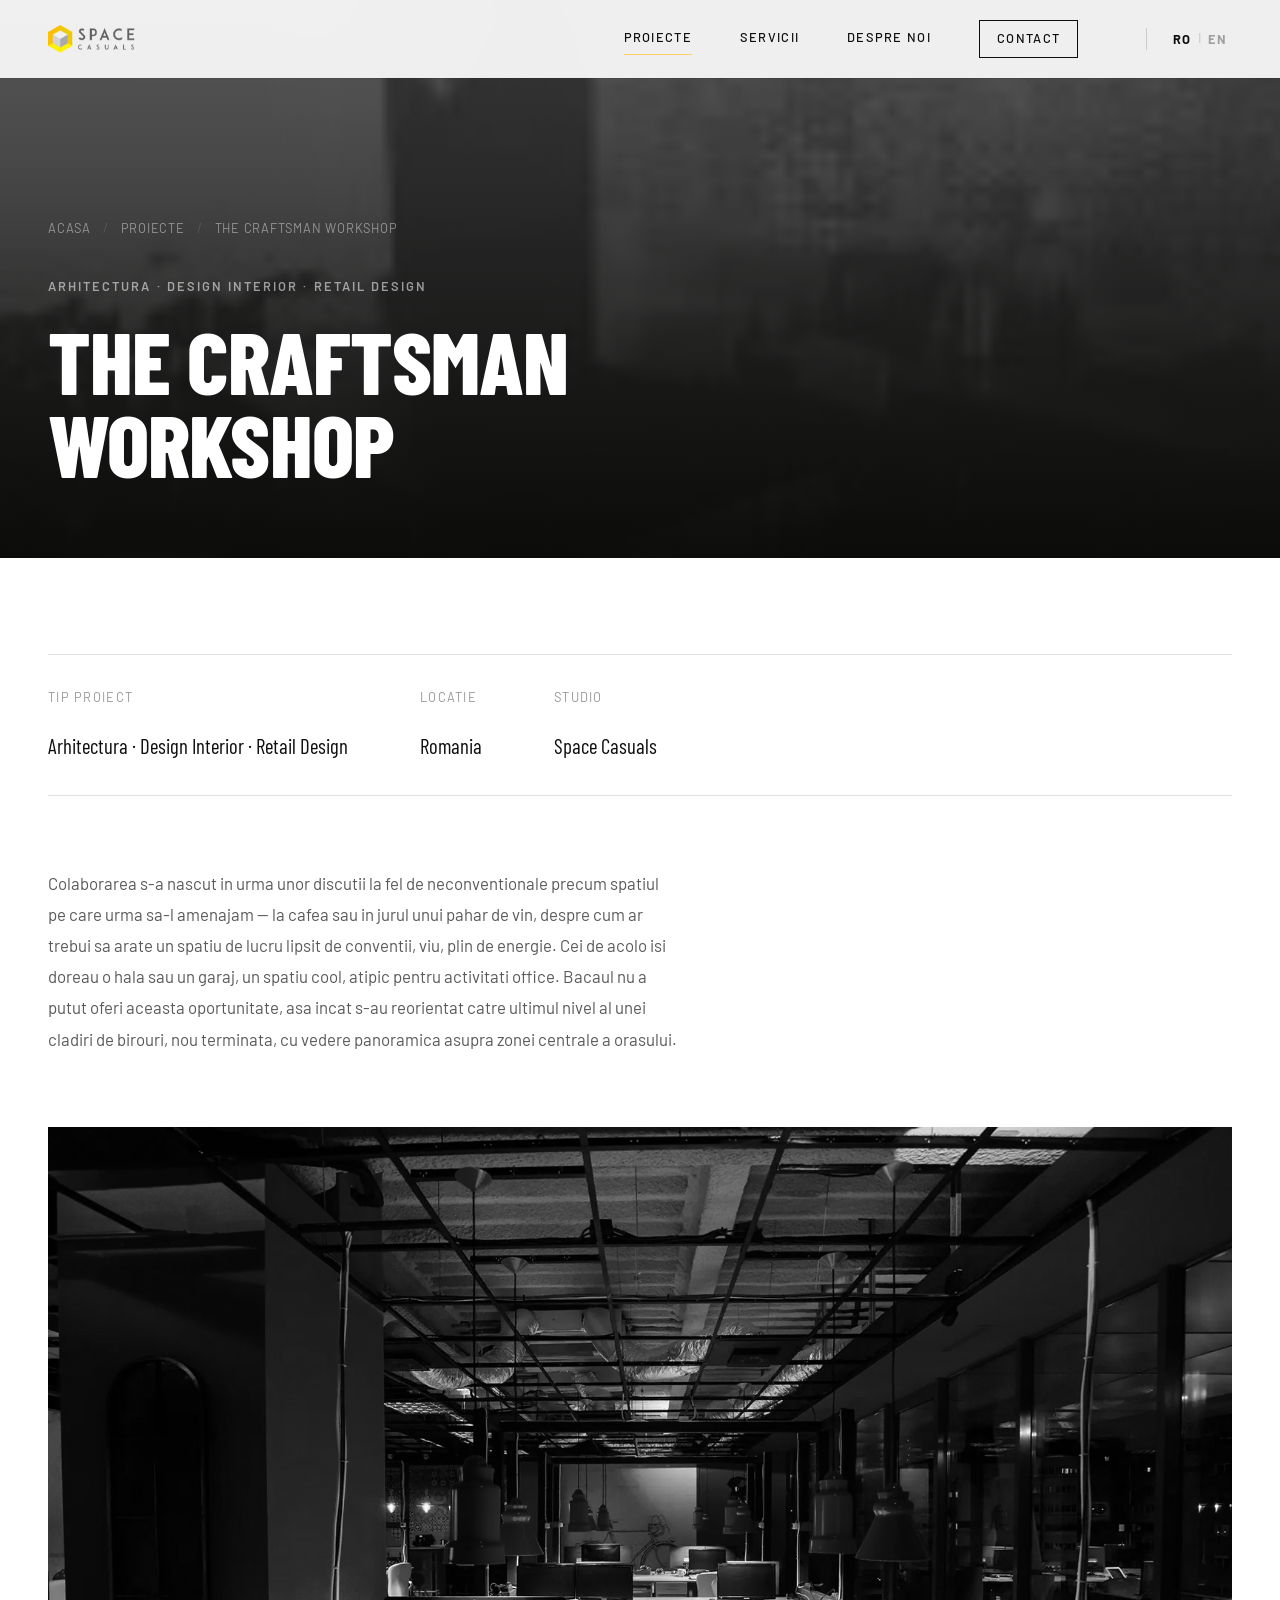
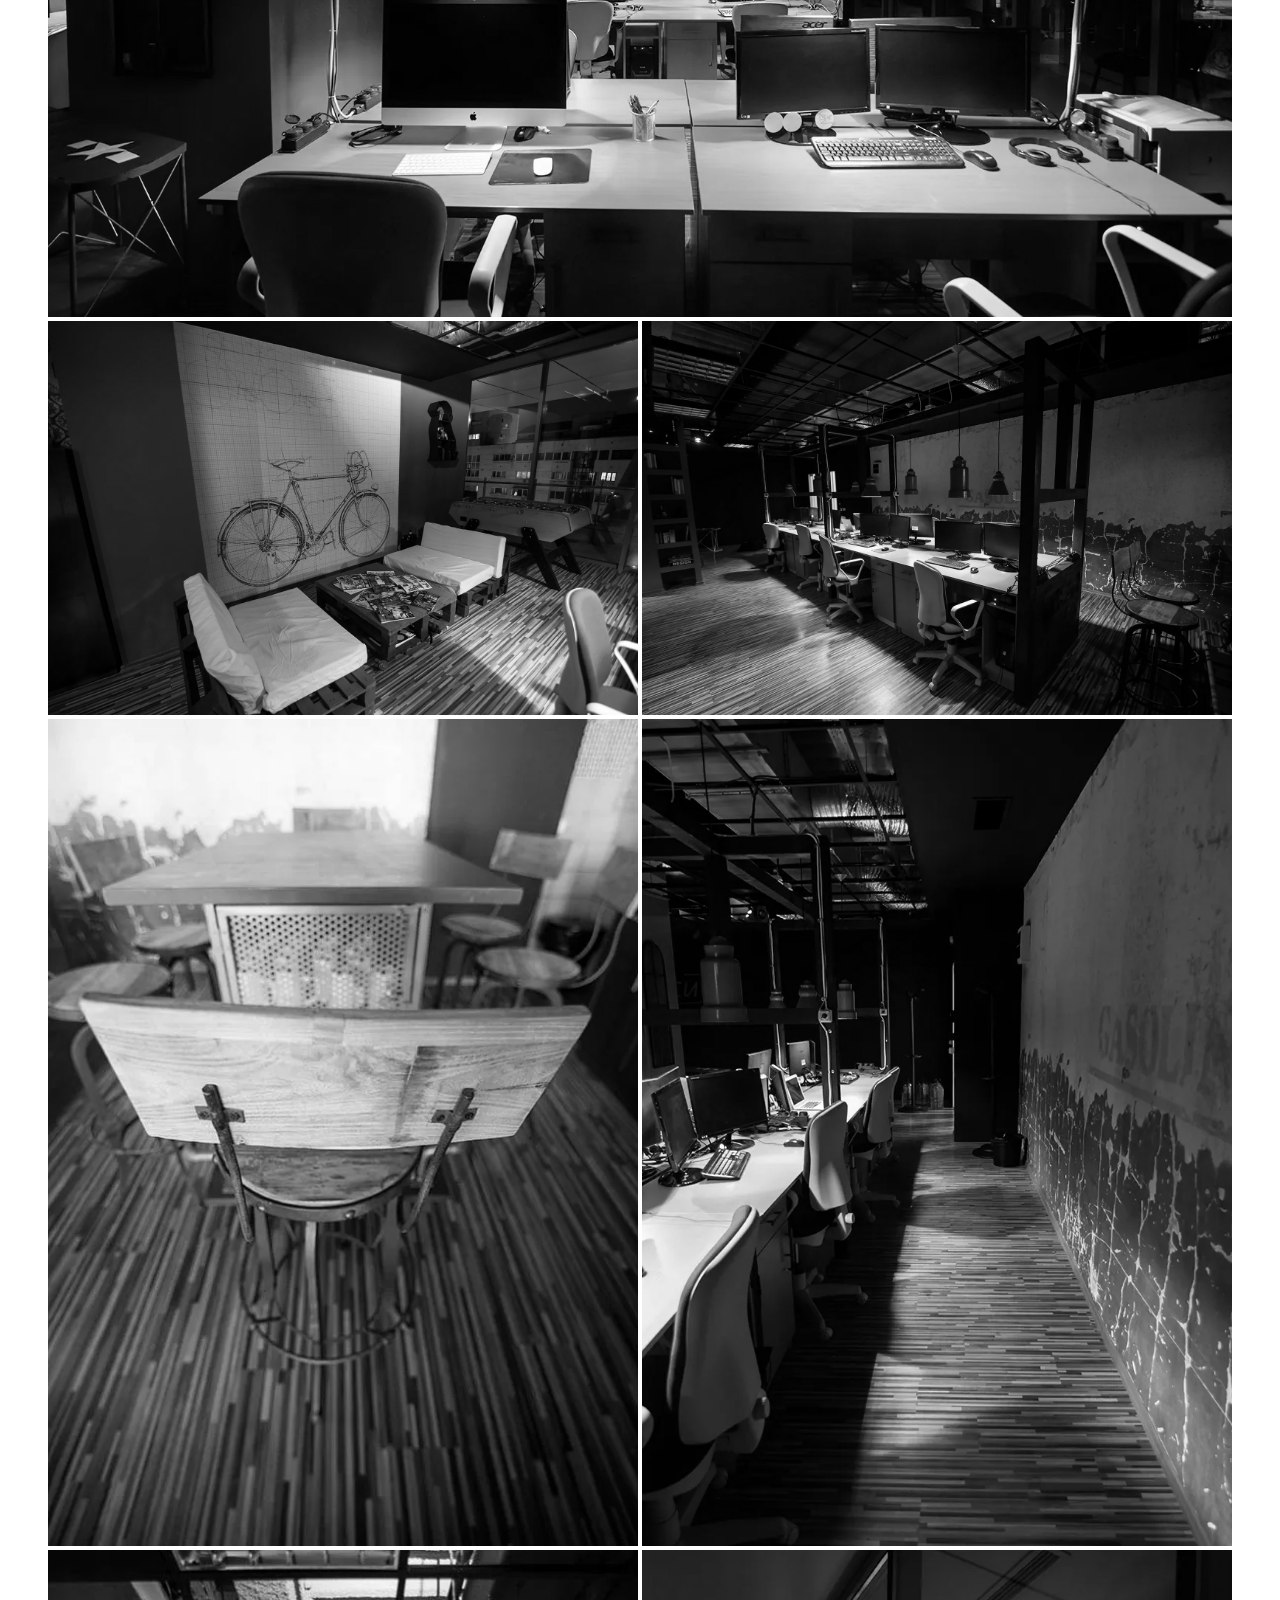
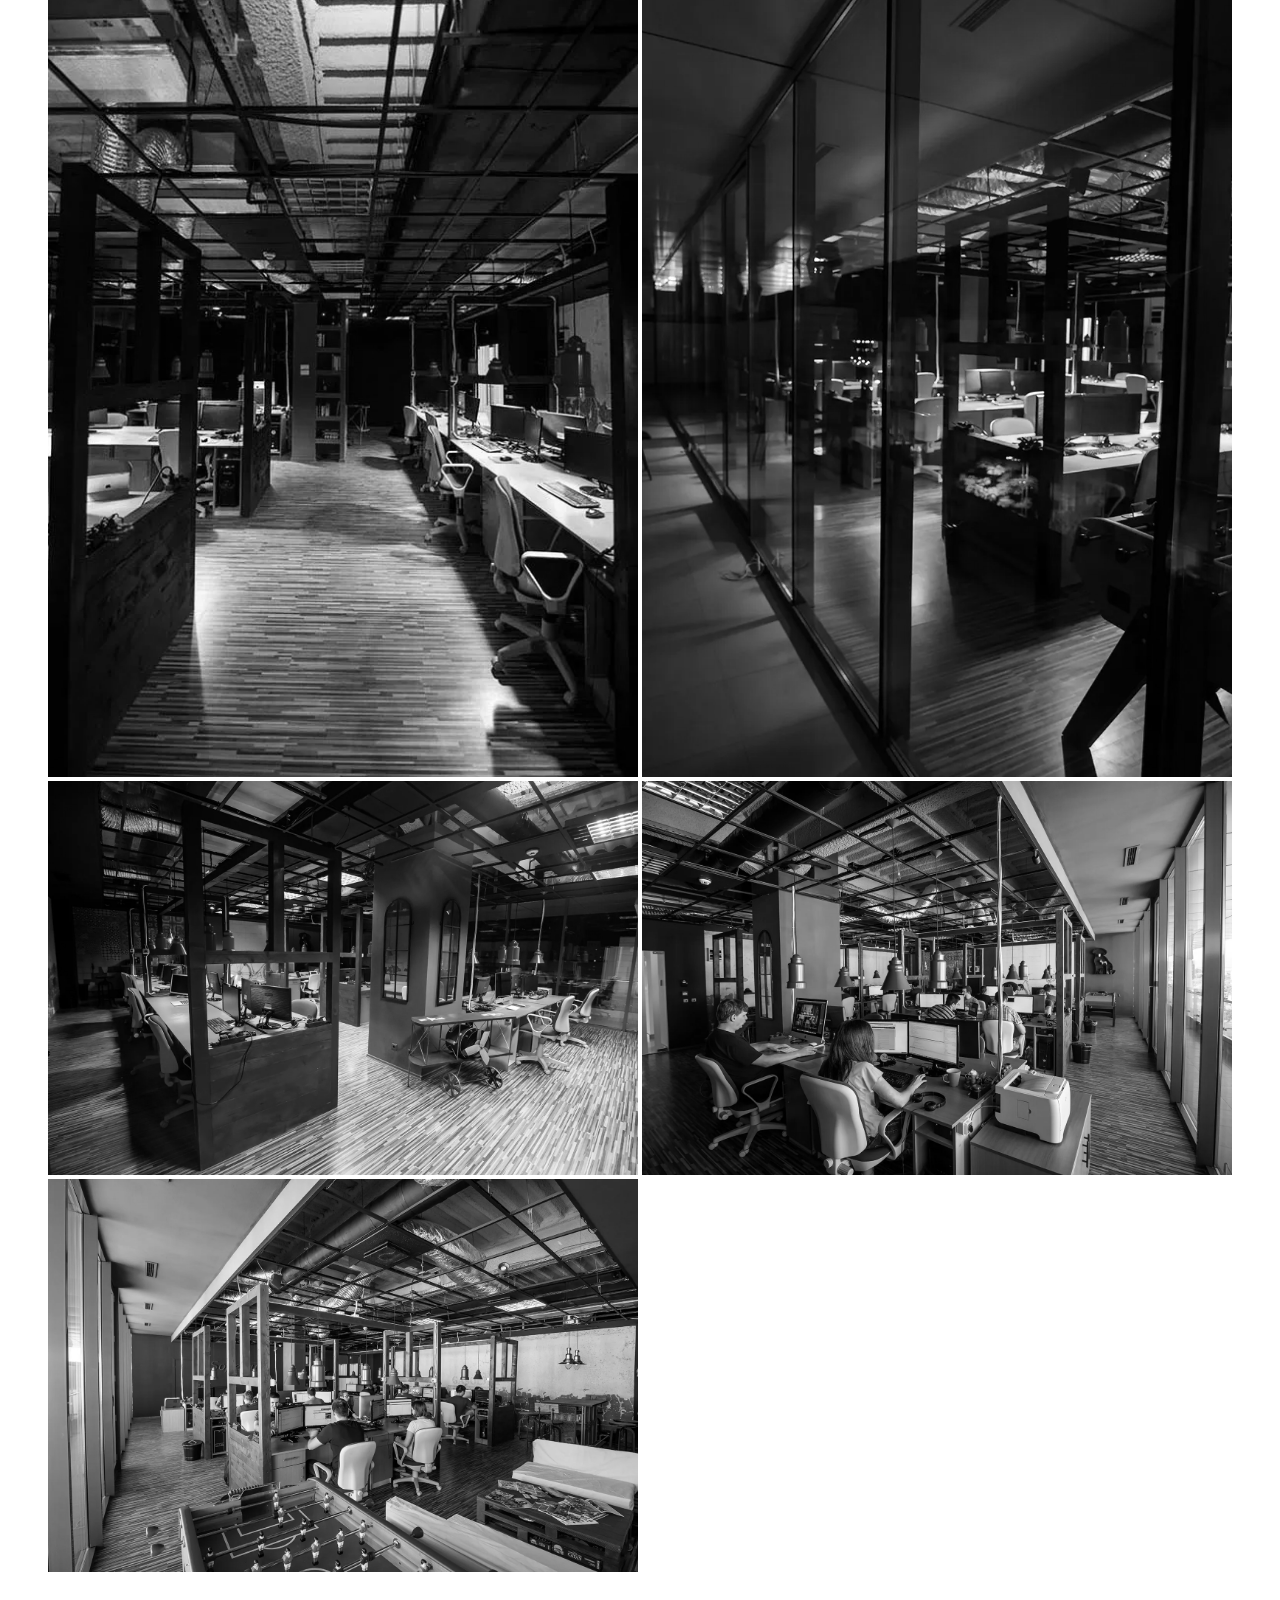
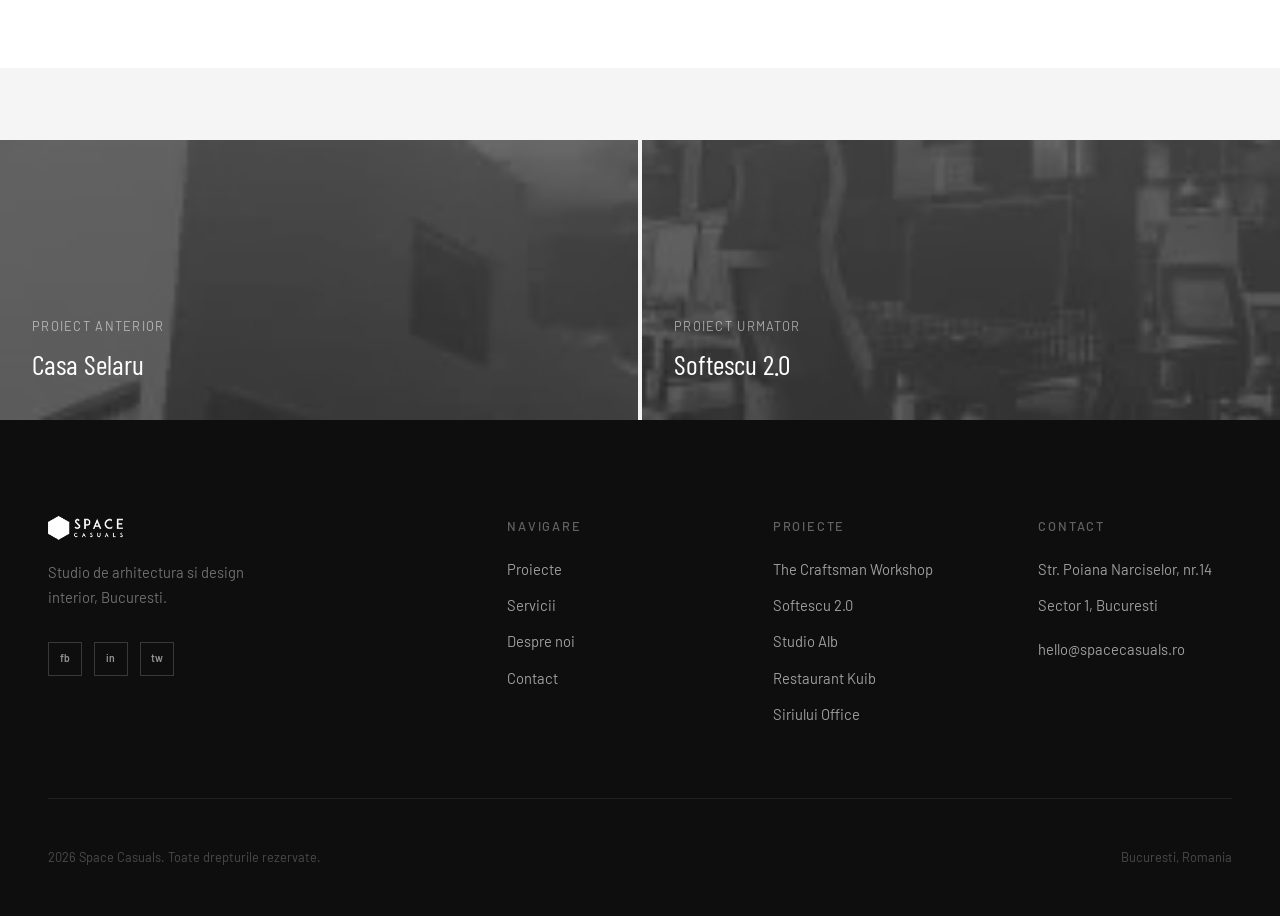
<file: portfolio/the-craftsman-workshop/index.html>
<!DOCTYPE html>
<html lang="ro">
<head>
  <meta charset="UTF-8" />
  <meta name="viewport" content="width=device-width, initial-scale=1.0" />
  <title>The Craftsman Workshop — Architecture & Retail Design | Space Casuals</title>

  <meta name="description" content="The Craftsman Workshop: a retail and architecture project by Space Casuals blending craftsmanship, raw materials and contemporary design." />
  <link rel="icon" href="../../assets/images/shared/favicon.webp" />
  <link rel="preconnect" href="https://fonts.googleapis.com" />
  <link rel="preconnect" href="https://fonts.gstatic.com" crossorigin />
  <link rel="stylesheet" href="../../css/style.css" />
<script>(function(){var l=localStorage.getItem('sc-lang');if(l==='en')document.documentElement.setAttribute('lang','en');})();</script>

  <!-- SEO: canonical -->
  <link rel="canonical" href="https://spacecasuals.ro/portfolio/the-craftsman-workshop/" />
  <link rel="alternate" hreflang="ro" href="https://spacecasuals.ro/portfolio/the-craftsman-workshop/" />
  <link rel="alternate" hreflang="en" href="https://spacecasuals.ro/portfolio/the-craftsman-workshop/" />
  <link rel="alternate" hreflang="x-default" href="https://spacecasuals.ro/portfolio/the-craftsman-workshop/" />

  <!-- SEO: Open Graph -->
  <meta property="og:type"        content="article" />
  <meta property="og:url"         content="https://spacecasuals.ro/portfolio/the-craftsman-workshop/" />
  <meta property="og:title"       content="The Craftsman Workshop — Architecture & Retail Design | Space Casuals" />
  <meta property="og:description" content="The Craftsman Workshop: a retail and architecture project by Space Casuals blending craftsmanship, raw materials and contemporary design." />
  <meta property="og:image"       content="https://spacecasuals.ro/portfolio/the-craftsman-workshop/images/craftsman-workshop-01.webp" />
  <meta property="og:site_name"   content="Space Casuals" />
  <meta property="og:locale"      content="ro_RO" />

  <!-- SEO: Twitter Card -->
  <meta name="twitter:card"        content="summary_large_image" />
  <meta name="twitter:site"        content="@CasualsSpace" />
  <meta name="twitter:title"       content="The Craftsman Workshop — Architecture & Retail Design | Space Casuals" />
  <meta name="twitter:description" content="The Craftsman Workshop: a retail and architecture project by Space Casuals blending craftsmanship, raw materials and contemporary design." />
  <meta name="twitter:image"       content="https://spacecasuals.ro/portfolio/the-craftsman-workshop/images/craftsman-workshop-01.webp" />

  <!-- SEO: JSON-LD -->
  <script type="application/ld+json">
[
  {
    "@context": "https://schema.org",
    "@type": "BreadcrumbList",
    "itemListElement": [
      {
        "@type": "ListItem",
        "position": 1,
        "name": "Home",
        "item": "https://spacecasuals.ro/"
      },
      {
        "@type": "ListItem",
        "position": 2,
        "name": "Portfolio",
        "item": "https://spacecasuals.ro/portfolio/"
      },
      {
        "@type": "ListItem",
        "position": 3,
        "name": "The Craftsman Workshop",
        "item": "https://spacecasuals.ro/portfolio/the-craftsman-workshop/"
      }
    ]
  },
  {
    "@context": "https://schema.org",
    "@type": "WebPage",
    "name": "The Craftsman Workshop — Architecture & Retail Design | Space Casuals",
    "description": "The Craftsman Workshop: a retail and architecture project by Space Casuals blending craftsmanship, raw materials and contemporary design.",
    "url": "https://spacecasuals.ro/portfolio/the-craftsman-workshop/",
    "image": "https://spacecasuals.ro/portfolio/the-craftsman-workshop/images/craftsman-workshop-01.webp",
    "publisher": {
      "@type": "Organization",
      "name": "Space Casuals",
      "url": "https://spacecasuals.ro",
      "logo": {
        "@type": "ImageObject",
        "url": "https://spacecasuals.ro/assets/images/shared/logo-header.webp"
      }
    }
  }
]
  </script>
</head>
<body>

<nav class="nav" role="navigation">
  <div class="nav__inner">
    <a href="../../index.html" class="nav__logo">
      <img src="../../assets/images/shared/logo-header.webp" class="nav__logo-img nav__logo--dark" alt="Space Casuals" />
      <img src="../../assets/images/shared/logo-footer.webp" class="nav__logo-img nav__logo--light" alt="Space Casuals" />
    </a>
    <div class="nav__links">
      <a href="../../portfolio/index.html" class="nav__link active"><span class="lang-ro">Proiecte</span><span class="lang-en">Projects</span></a>
      <a href="../../services/index.html" class="nav__link"><span class="lang-ro">Servicii</span><span class="lang-en">Services</span></a>
      <a href="../../about/index.html" class="nav__link"><span class="lang-ro">Despre noi</span><span class="lang-en">About</span></a>
      <a href="../../contact/index.html" class="nav__cta">Contact</a>
      <div class="nav__lang">
        <button class="lang-btn active" data-lang="ro">RO</button>
        <span class="nav__lang-sep">|</span>
        <button class="lang-btn" data-lang="en">EN</button>
      </div>
    </div>
    <button class="nav__burger" aria-label="Meniu"><span></span><span></span><span></span></button>
  </div>
</nav>
<div class="nav-mobile">
  <nav class="nav-mobile__links">
    <a href="../../portfolio/index.html" class="nav-mobile__link"><span class="lang-ro">Proiecte</span><span class="lang-en">Projects</span></a>
    <a href="../../services/index.html" class="nav-mobile__link"><span class="lang-ro">Servicii</span><span class="lang-en">Services</span></a>
    <a href="../../about/index.html" class="nav-mobile__link"><span class="lang-ro">Despre noi</span><span class="lang-en">About</span></a>
    <a href="../../contact/index.html" class="nav-mobile__link">Contact</a>
  </nav>
  <div class="nav-mobile__lang">
    <button class="lang-btn active" data-lang="ro">RO</button>
    <span class="nav__lang-sep">/</span>
    <button class="lang-btn" data-lang="en">EN</button>
  </div>
  <div class="nav-mobile__footer"><p>Str. Poiana Narciselor, nr.14 · Sector 1, Bucuresti</p><p style="margin-top:0.5em"><a href="mailto:hello@spacecasuals.ro">hello@spacecasuals.ro</a></p></div>
</div>

<header class="page-hero" role="banner">
  <img class="page-hero__bg" src="images/craftsman-workshop-thumb.webp" alt="The Craftsman Workshop" />
  <div class="page-hero__overlay"></div>
  <div class="page-hero__inner container--wide">
    <nav aria-label="Breadcrumb" class="breadcrumb"><a href="../../index.html">Acasa</a><span class="breadcrumb__sep">/</span><a href="../../portfolio/index.html">Proiecte</a><span class="breadcrumb__sep">/</span><span>The Craftsman Workshop</span></nav>
    <span class="label label--white">Arhitectura · Design Interior · Retail Design</span>
    <h1 class="page-hero__title">The Craftsman Workshop</h1>
  </div>
</header>

<main class="section section--white">
  <div class="container--wide">
    <div class="project-meta reveal">
      <div class="project-meta__item"><p class="project-meta__label">Tip proiect</p><p class="project-meta__val">Arhitectura · Design Interior · Retail Design</p></div>
      <div class="project-meta__item"><p class="project-meta__label">Locatie</p><p class="project-meta__val">Romania</p></div>
      <div class="project-meta__item"><p class="project-meta__label">Studio</p><p class="project-meta__val">Space Casuals</p></div>
    </div>
    <p class="project-body reveal reveal-delay-1">Colaborarea s-a nascut in urma unor discutii la fel de neconventionale precum spatiul pe care urma sa-l amenajam — la cafea sau in jurul unui pahar de vin, despre cum ar trebui sa arate un spatiu de lucru lipsit de conventii, viu, plin de energie. Cei de acolo isi doreau o hala sau un garaj, un spatiu cool, atipic pentru activitati office. Bacaul nu a putut oferi aceasta oportunitate, asa incat s-au reorientat catre ultimul nivel al unei cladiri de birouri, nou terminata, cu vedere panoramica asupra zonei centrale a orasului.</p>
    <div class="gallery">
      <div class="gallery__item gallery__item--wide"><img class="gallery__img" src="images/craftsman-workshop-01.webp" alt="The Craftsman Workshop foto 1" loading="lazy" /></div>
      <div class="gallery__item"><img class="gallery__img" src="images/craftsman-workshop-02.webp" alt="The Craftsman Workshop foto 2" loading="lazy" /></div>
      <div class="gallery__item"><img class="gallery__img" src="images/craftsman-workshop-03.webp" alt="The Craftsman Workshop foto 3" loading="lazy" /></div>
      <div class="gallery__item"><img class="gallery__img" src="images/craftsman-workshop-10.webp" alt="The Craftsman Workshop foto 4" loading="lazy" /></div>
      <div class="gallery__item"><img class="gallery__img" src="images/craftsman-workshop-05.webp" alt="The Craftsman Workshop foto 5" loading="lazy" /></div>
      <div class="gallery__item"><img class="gallery__img" src="images/craftsman-workshop-04.webp" alt="The Craftsman Workshop foto 6" loading="lazy" /></div>
      <div class="gallery__item"><img class="gallery__img" src="images/craftsman-workshop-06.webp" alt="The Craftsman Workshop foto 7" loading="lazy" /></div>
      <div class="gallery__item"><img class="gallery__img" src="images/craftsman-workshop-07.webp" alt="The Craftsman Workshop foto 8" loading="lazy" /></div>
      <div class="gallery__item"><img class="gallery__img" src="images/craftsman-workshop-08.webp" alt="The Craftsman Workshop foto 9" loading="lazy" /></div>
      <div class="gallery__item"><img class="gallery__img" src="images/craftsman-workshop-09.webp" alt="The Craftsman Workshop foto 10" loading="lazy" /></div>
    </div>
  </div>
</main>

<nav class="project-nav" aria-label="Proiecte adiacente">
  <a class="project-nav__item" href="../casa-selaru/index.html">
    <img class="project-nav__img" src="../casa-selaru/images/casa-selaru-thumb.webp" alt="Casa Selaru" loading="lazy" />
    <div class="project-nav__label"><span class="project-nav__dir">Proiect anterior</span><span class="project-nav__title">Casa Selaru</span></div>
  </a>
  <a class="project-nav__item" href="../softescu-2-0/index.html">
    <img class="project-nav__img" src="../softescu-2-0/images/softescu-thumb.webp" alt="Softescu 2.0" loading="lazy" />
    <div class="project-nav__label"><span class="project-nav__dir">Proiect urmator</span><span class="project-nav__title">Softescu 2.0</span></div>
  </a>
</nav>

<footer class="footer">
  <div class="container--wide">
    <div class="footer__grid">
      <div><img class="footer__logo" src="../../assets/images/shared/logo-footer.webp" alt="Space Casuals" /><p class="footer__tagline">Studio de arhitectura si design interior, Bucuresti.</p><div class="footer__social"><a href="https://www.facebook.com/SPACE-Casuals-322028561666826/" class="footer__soc" target="_blank" rel="noopener">fb</a><a href="https://www.instagram.com/spacecasuals/" class="footer__soc" target="_blank" rel="noopener">in</a><a href="https://twitter.com/CasualsSpace" class="footer__soc" target="_blank" rel="noopener">tw</a></div></div>
      <div><p class="footer__heading">Navigare</p><nav class="footer__links"><a href="../../portfolio/index.html" class="footer__link">Proiecte</a><a href="../../services/index.html" class="footer__link">Servicii</a><a href="../../about/index.html" class="footer__link">Despre noi</a><a href="../../contact/index.html" class="footer__link">Contact</a></nav></div>
      <div><p class="footer__heading">Proiecte</p><nav class="footer__links"><a href="../../portfolio/the-craftsman-workshop/index.html" class="footer__link">The Craftsman Workshop</a><a href="../../portfolio/softescu-2-0/index.html" class="footer__link">Softescu 2.0</a><a href="../../portfolio/studio-alb/index.html" class="footer__link">Studio Alb</a><a href="../../portfolio/kuib/index.html" class="footer__link">Restaurant Kuib</a><a href="../../portfolio/siriului-office/index.html" class="footer__link">Siriului Office</a></nav></div>
      <div><p class="footer__heading">Contact</p><div class="footer__links"><span class="footer__link">Str. Poiana Narciselor, nr.14</span><span class="footer__link">Sector 1, Bucuresti</span><a href="mailto:hello@spacecasuals.ro" class="footer__link" style="margin-top:0.5rem">hello@spacecasuals.ro</a></div></div>
    </div>
    <div class="footer__bottom"><span>2026 Space Casuals. Toate drepturile rezervate.</span><span>Bucuresti, Romania</span></div>
  </div>
</footer>

<script src="../../js/main.js" defer></script>
</body>
</html>
</file>
<file: css/style.css>
/* ============================================================
   SPACE CASUALS — Design System
   Modern redesign 2026
   ============================================================ */

@import url('https://fonts.googleapis.com/css2?family=Barlow+Condensed:ital,wght@0,300;0,400;0,600;0,700;0,800;0,900;1,400;1,600;1,700&family=Barlow:ital,wght@0,300;0,400;0,500;1,300&display=swap');

/* === TOKENS === */
:root {
  --c-dark:       #0e0e0e;
  --c-bg:         #f5f5f5;
  --c-white:      #ffffff;
  --c-accent:     #ffd166;   /* yellow — primary highlight */
  --c-accent-lt:  #ffd166;   /* same yellow for consistency */
  --c-accent-dim: rgba(255,209,102,0.18); /* subtle yellow tint */
  --c-gray:       #5a5a5a;
  --c-mid:        #969696;
  --c-light:      #e0e0e0;
  --c-alt:        #ebebeb;

  --font-display: 'Barlow Condensed', 'Arial Narrow', sans-serif;
  --font-body:    'Barlow', -apple-system, BlinkMacSystemFont, 'Segoe UI', Roboto, sans-serif;

  --fs-xs:   clamp(0.7rem,  1.2vw,  0.8rem);
  --fs-sm:   clamp(0.82rem, 1.5vw,  0.92rem);
  --fs-base: clamp(0.95rem, 2vw,    1.05rem);
  --fs-lg:   clamp(1.1rem,  2.5vw,  1.3rem);
  --fs-xl:   clamp(1.35rem, 3vw,    1.75rem);
  --fs-2xl:  clamp(1.8rem,  4vw,    2.5rem);
  --fs-3xl:  clamp(2.4rem,  5vw,    3.75rem);
  --fs-4xl:  clamp(3rem,    7vw,    5.5rem);
  --fs-hero: clamp(3.5rem,  9vw,    9rem);

  --sp-2xs: 0.375rem;
  --sp-xs:  0.75rem;
  --sp-sm:  1.25rem;
  --sp-md:  2rem;
  --sp-lg:  3rem;
  --sp-xl:  4.5rem;
  --sp-2xl: 6rem;
  --sp-3xl: 9rem;

  --nav-h: 78px;
  --max-w: 1440px;
  --content-w: 1280px;

  --ease: cubic-bezier(0.25, 0.46, 0.45, 0.94);
  --ease-out: cubic-bezier(0.16, 1, 0.3, 1);
  --dur: 0.32s;
  --dur-slow: 0.64s;

  --shadow: 0 4px 24px rgba(0,0,0,0.08);
  --shadow-lg: 0 16px 48px rgba(0,0,0,0.14);
}

/* === RESET === */
*, *::before, *::after { margin: 0; padding: 0; box-sizing: border-box; }
html { scroll-behavior: smooth; font-size: 16px; }
body {
  font-family: var(--font-body);
  font-size: var(--fs-base);
  color: var(--c-dark);
  background: var(--c-bg);
  line-height: 1.65;
  -webkit-font-smoothing: antialiased;
  overflow-x: hidden;
}
img { display: block; max-width: 100%; height: auto; }
a { color: inherit; text-decoration: none; }
ul, ol { list-style: none; }
button { background: none; border: none; cursor: pointer; font-family: inherit; }
input, textarea, select { font-family: inherit; }

/* === TYPOGRAPHY === */
h1, h2, h3, h4, h5 {
  font-family: var(--font-display);
  font-weight: 700;
  line-height: 1.0;
  letter-spacing: 0.01em;
}
p + p { margin-top: 1em; }

.label {
  font-family: var(--font-body);
  font-size: var(--fs-xs);
  font-weight: 600;
  letter-spacing: 0.16em;
  text-transform: uppercase;
  color: var(--c-accent);
}
.label--mid { color: var(--c-mid); }
.label--dark { color: var(--c-dark); }
.label--white { color: rgba(255,255,255,0.55); }

/* === BILINGUAL VISIBILITY === */
html:not([lang="en"]) .lang-en { display: none !important; }
html[lang="en"] .lang-ro { display: none !important; }

/* === LANG TOGGLE === */
.nav__lang {
  display: flex; align-items: center; gap: 0.15em;
  margin-left: var(--sp-sm);
  padding-left: var(--sp-sm);
  border-left: 1px solid rgba(128,128,128,0.3);
}
.lang-btn {
  font-family: var(--font-body);
  font-size: var(--fs-xs); font-weight: 700;
  letter-spacing: 0.1em; text-transform: uppercase;
  padding: 0.25em 0.4em; background: none; border: none;
  color: inherit; cursor: pointer;
  opacity: 0.35; transition: opacity var(--dur);
}
.lang-btn.active { opacity: 1; }
.lang-btn:hover { opacity: 0.75; }
.nav__lang-sep { font-size: 0.65rem; opacity: 0.25; }

.nav-mobile__lang {
  display: flex; align-items: center; gap: 0.5em;
  margin-top: var(--sp-md);
}
.nav-mobile__lang .lang-btn {
  font-size: var(--fs-lg); font-weight: 700;
  letter-spacing: 0.08em; opacity: 0.35; padding: 0;
}
.nav-mobile__lang .lang-btn.active { opacity: 1; color: var(--c-accent-lt); }
.nav-mobile__lang .nav__lang-sep { font-size: var(--fs-sm); }

/* === LAYOUT === */
.container       { width: 100%; max-width: var(--content-w); margin: 0 auto; padding: 0 var(--sp-md); }
.container--wide { width: 100%; max-width: var(--max-w); margin: 0 auto; padding: 0 var(--sp-lg); }
.container--narrow { width: 100%; max-width: 820px; margin: 0 auto; padding: 0 var(--sp-md); }

/* === NAVIGATION === */
.nav {
  position: fixed; top: 0; left: 0; right: 0;
  z-index: 100; height: var(--nav-h);
  display: flex; align-items: center;
  transition: background var(--dur) var(--ease), box-shadow var(--dur) var(--ease);
}
.nav.scrolled {
  background: rgba(246,243,238,0.96);
  backdrop-filter: blur(16px);
  -webkit-backdrop-filter: blur(16px);
  box-shadow: 0 1px 0 rgba(0,0,0,0.07);
}
/* Nav not on dark hero = always show background */
.nav:not(.on-dark) {
  background: rgba(245,245,245,0.97);
  backdrop-filter: blur(16px);
  -webkit-backdrop-filter: blur(16px);
  box-shadow: 0 1px 0 rgba(0,0,0,0.07);
  color: var(--c-dark);
}
.nav:not(.on-dark) .nav__logo--dark { display: block; }
.nav:not(.on-dark) .nav__logo--light { display: none; }
.nav.on-dark { color: var(--c-white); }
.nav.on-dark.scrolled { color: var(--c-dark); }
.nav.on-dark .nav__logo--dark { display: none; }
.nav.on-dark .nav__logo--light { display: block; }
.nav.on-dark.scrolled .nav__logo--dark { display: block; }
.nav.on-dark.scrolled .nav__logo--light { display: none; }
.nav:not(.on-dark) .nav__logo--dark { display: block; }
.nav:not(.on-dark) .nav__logo--light { display: none; }

.nav__inner {
  width: 100%; max-width: var(--max-w); margin: 0 auto;
  padding: 0 var(--sp-lg);
  display: flex; align-items: center; justify-content: space-between;
}
.nav__logo { display: flex; align-items: center; z-index: 101; }
.nav__logo-img { height: 28px; width: auto; }

.nav__links { display: flex; align-items: center; gap: var(--sp-lg); }
.nav__link {
  font-size: var(--fs-xs); font-weight: 500;
  letter-spacing: 0.1em; text-transform: uppercase;
  position: relative; padding-bottom: 2px;
  transition: opacity var(--dur);
}
.nav__link::after {
  content: ''; position: absolute;
  bottom: -4px; left: 0; width: 0; height: 1px;
  background: currentColor; transition: width var(--dur) var(--ease);
}
.nav__link:hover::after,
.nav__link.active::after { width: 100%; }

.nav__cta {
  font-size: var(--fs-xs); font-weight: 500;
  letter-spacing: 0.1em; text-transform: uppercase;
  padding: 0.55em 1.35em;
  border: 1px solid currentColor;
  transition: background var(--dur), color var(--dur);
}
.nav__cta:hover { background: var(--c-dark); color: var(--c-white); border-color: var(--c-dark); }
.nav.on-dark .nav__cta:hover { background: var(--c-white); color: var(--c-dark); border-color: var(--c-white); }

.nav__burger {
  display: none; width: 26px; height: 18px;
  flex-direction: column; justify-content: space-between; cursor: pointer; z-index: 101;
}
.nav__burger span { display: block; height: 1px; background: currentColor; transition: transform var(--dur) var(--ease), opacity var(--dur); }
.nav__burger.open span:first-child { transform: translateY(8.5px) rotate(45deg); }
.nav__burger.open span:nth-child(2) { opacity: 0; }
.nav__burger.open span:last-child { transform: translateY(-8.5px) rotate(-45deg); }

/* Mobile overlay */
.nav-mobile {
  position: fixed; inset: 0; z-index: 99;
  background: var(--c-dark); color: var(--c-white);
  display: flex; flex-direction: column;
  padding: calc(var(--nav-h) + var(--sp-xl)) var(--sp-md) var(--sp-xl);
  transform: translateX(100%);
  transition: transform var(--dur-slow) var(--ease-out);
}
.nav-mobile.open { transform: translateX(0); }
.nav-mobile__links { display: flex; flex-direction: column; gap: var(--sp-sm); }
.nav-mobile__link {
  font-family: var(--font-display);
  font-size: clamp(2.5rem, 8vw, 4rem);
  font-weight: 300; line-height: 1; letter-spacing: -0.02em;
  border-bottom: 1px solid rgba(255,255,255,0.08);
  padding-bottom: var(--sp-sm);
  transition: color var(--dur);
}
.nav-mobile__link:hover { color: var(--c-accent-lt); }
.nav-mobile__footer {
  margin-top: auto; padding-top: var(--sp-md);
  border-top: 1px solid rgba(255,255,255,0.12);
  font-size: var(--fs-sm); color: rgba(255,255,255,0.45);
}
.nav-mobile__footer a { color: rgba(255,255,255,0.7); }

/* === HERO === */
.hero {
  position: relative; min-height: 100dvh; min-height: 100vh;
  display: flex; align-items: flex-end;
  overflow: hidden; background: var(--c-dark); color: var(--c-white);
}
.hero__bg {
  position: absolute; inset: 0;
  width: 100%; height: 100%; object-fit: cover; opacity: 0.42;
}
.hero__overlay {
  position: absolute; inset: 0;
  background: linear-gradient(to top, rgba(8,8,7,0.88) 0%, rgba(8,8,7,0.15) 55%, transparent 100%);
}
.hero__inner {
  position: relative; z-index: 2; width: 100%;
  max-width: var(--max-w); margin: 0 auto;
  padding: var(--sp-2xl) var(--sp-lg) var(--sp-xl);
}
.hero__eyebrow { display: block; margin-bottom: var(--sp-md); }
.hero__title {
  font-size: var(--fs-hero); font-weight: 800; line-height: 0.92;
  letter-spacing: -0.01em; margin-bottom: var(--sp-md); max-width: 13ch;
  text-transform: uppercase;
}
.hero__title em { font-style: italic; color: var(--c-accent-lt); text-transform: none; }
.hero__sub {
  font-size: var(--fs-lg); font-weight: 300; max-width: 46ch;
  opacity: 0.8; margin-bottom: var(--sp-lg); line-height: 1.55;
}
.hero__cta-row { display: flex; align-items: center; gap: var(--sp-md); flex-wrap: wrap; }
.hero__scroll-hint {
  position: absolute; bottom: var(--sp-md); right: var(--sp-lg);
  writing-mode: vertical-rl; transform: rotate(180deg);
  font-size: var(--fs-xs); letter-spacing: 0.1em; text-transform: uppercase;
  opacity: 0.35; user-select: none;
}

/* === PAGE HERO (inner pages) === */
.page-hero {
  position: relative; display: flex; align-items: flex-end;
  min-height: 62vh; background: var(--c-dark); color: var(--c-white); overflow: hidden;
}
.page-hero__bg { position: absolute; inset: 0; width: 100%; height: 100%; object-fit: cover; opacity: 0.38; }
.page-hero__overlay {
  position: absolute; inset: 0;
  background: linear-gradient(to top, rgba(8,8,7,0.9) 0%, rgba(8,8,7,0.2) 70%, transparent 100%);
}
.page-hero__inner {
  position: relative; z-index: 2; width: 100%;
  max-width: var(--max-w); margin: 0 auto;
  padding: var(--sp-xl) var(--sp-lg);
  padding-top: calc(var(--nav-h) + var(--sp-xl));
}
.page-hero__title {
  font-size: var(--fs-4xl); font-weight: 800;
  letter-spacing: -0.01em; line-height: 0.95; max-width: 14ch;
  margin-top: var(--sp-sm); text-transform: uppercase;
}

/* Simple (no image) page hero */
.page-hero--simple {
  background: var(--c-dark); min-height: 0;
  padding: calc(var(--nav-h) + var(--sp-xl)) 0 var(--sp-xl);
}
.page-hero--simple .page-hero__overlay { display: none; }
.page-hero--simple .page-hero__title { font-size: var(--fs-3xl); }

/* === SECTIONS === */
.section      { padding: var(--sp-2xl) 0; }
.section--sm  { padding: var(--sp-xl) 0; }
.section--lg  { padding: var(--sp-3xl) 0; }
.section--dark { background: var(--c-dark); color: var(--c-white); }
.section--alt  { background: var(--c-alt); }
.section--white { background: var(--c-white); }

.section__header { margin-bottom: var(--sp-xl); }
.section__header--row {
  display: flex; align-items: flex-end;
  justify-content: space-between; gap: var(--sp-md);
}
.section__eyebrow { display: block; margin-bottom: var(--sp-xs); }
.section__title {
  font-size: var(--fs-3xl); font-weight: 800;
  letter-spacing: -0.01em; line-height: 1.0;
  text-transform: uppercase;
}
.section__title em { font-style: italic; text-transform: none; }
.section__desc { max-width: 52ch; color: var(--c-gray); margin-top: var(--sp-xs); line-height: 1.75; }
.section--dark .section__desc { color: rgba(255,255,255,0.55); }

/* === FEATURED PROJECT (homepage) === */
.featured {
  display: grid; grid-template-columns: 1fr 1fr;
  gap: 2px; min-height: 70vh;
}
.featured__img-wrap { overflow: hidden; }
.featured__img { width: 100%; height: 100%; object-fit: cover; transition: transform var(--dur-slow) var(--ease); }
.featured__img-wrap:hover .featured__img { transform: scale(1.04); }
.featured__content {
  background: var(--c-dark); color: var(--c-white);
  display: flex; flex-direction: column; justify-content: flex-end;
  padding: var(--sp-xl) var(--sp-lg);
}
.featured__num {
  font-family: var(--font-display); font-size: clamp(6rem,12vw,14rem);
  font-weight: 300; line-height: 1; opacity: 0.06;
  position: absolute; top: var(--sp-md); right: var(--sp-lg);
}
.featured__title { font-size: var(--fs-3xl); font-weight: 300; margin: var(--sp-sm) 0; }
.featured__desc { font-size: var(--fs-base); opacity: 0.65; max-width: 42ch; line-height: 1.7; margin-bottom: var(--sp-lg); }

/* === PORTFOLIO GRID === */
.portfolio-grid { display: grid; grid-template-columns: repeat(3, 1fr); gap: 4px; }
.portfolio-grid--2col { grid-template-columns: repeat(2, 1fr); }

.p-card {
  position: relative; overflow: hidden;
  aspect-ratio: 4/3; background: var(--c-light); cursor: pointer;
  display: block;
}
.p-card--wide { grid-column: span 2; aspect-ratio: 16/9; }
.p-card--tall { aspect-ratio: 3/4; }

.p-card__img {
  width: 100%; height: 100%; object-fit: cover;
  transition: transform var(--dur-slow) var(--ease), filter var(--dur-slow) var(--ease);
}
.p-card:hover .p-card__img { transform: scale(1.06); }

.p-card__overlay {
  position: absolute; inset: 0;
  background: linear-gradient(to top, rgba(8,8,7,0.8) 0%, transparent 65%);
  opacity: 0; transition: opacity var(--dur);
}
.p-card:hover .p-card__overlay { opacity: 1; }

.p-card__info {
  position: absolute; bottom: 0; left: 0; right: 0;
  padding: var(--sp-md);
  color: var(--c-white);
  transform: translateY(6px);
  transition: transform var(--dur) var(--ease);
}
.p-card:hover .p-card__info { transform: translateY(0); }
.p-card__cat { font-size: var(--fs-xs); letter-spacing: 0.1em; text-transform: uppercase; opacity: 0.65; margin-bottom: 0.3em; }
.p-card__title { font-family: var(--font-display); font-size: var(--fs-xl); font-weight: 400; }

/* === SERVICE CARDS === */
.services-grid { display: grid; grid-template-columns: repeat(3, 1fr); gap: 1px; background: var(--c-light); }
.s-card {
  background: var(--c-bg); padding: var(--sp-xl) var(--sp-md);
  position: relative; overflow: hidden;
  transition: background var(--dur);
}
.s-card:hover { background: var(--c-white); }
.s-card::after {
  content: ''; position: absolute; bottom: 0; left: 0;
  width: 0; height: 2px; background: var(--c-accent);
  transition: width var(--dur-slow) var(--ease-out);
}
.s-card:hover::after { width: 100%; }
.s-card__num {
  font-family: var(--font-display); font-size: clamp(4rem,6vw,6rem);
  font-weight: 300; line-height: 1; color: var(--c-light);
  margin-bottom: var(--sp-lg); display: block;
  transition: color var(--dur);
}
.s-card:hover .s-card__num { color: var(--c-accent-lt); }
.s-card__title { font-size: var(--fs-xl); font-weight: 400; margin-bottom: var(--sp-xs); }
.s-card__desc { font-size: var(--fs-sm); color: var(--c-gray); line-height: 1.75; margin-bottom: var(--sp-md); }
.s-card__arrow {
  display: inline-flex; align-items: center; gap: 0.5em;
  font-size: var(--fs-xs); font-weight: 500;
  letter-spacing: 0.1em; text-transform: uppercase; color: var(--c-accent);
  transition: gap var(--dur);
}
.s-card:hover .s-card__arrow { gap: 0.85em; }

/* === ABOUT TEASER === */
.about-split { display: grid; grid-template-columns: 1fr 1fr; gap: var(--sp-2xl); align-items: center; }
.about-img { width: 100%; aspect-ratio: 3/4; object-fit: cover; transition: filter var(--dur-slow) var(--ease); }
.about-text { padding: var(--sp-md) 0; }
.about-text p { color: var(--c-gray); line-height: 1.8; margin-bottom: var(--sp-sm); }
.about-stats {
  display: flex; gap: var(--sp-xl); margin-top: var(--sp-lg);
  padding-top: var(--sp-lg); border-top: 1px solid var(--c-light);
  flex-wrap: wrap;
}
.stat__num { font-family: var(--font-display); font-size: var(--fs-3xl); font-weight: 300; line-height: 1; }
.stat__label { font-size: var(--fs-xs); color: var(--c-mid); margin-top: 0.2em; letter-spacing: 0.05em; }

/* === TEAM === */
.team-grid { display: grid; grid-template-columns: repeat(4, 1fr); gap: var(--sp-md); }
.team-card__photo { aspect-ratio: 3/4; overflow: hidden; margin-bottom: var(--sp-xs); }
.team-card__img { width: 100%; height: 100%; object-fit: cover; object-position: top; transition: transform var(--dur-slow) var(--ease), filter var(--dur-slow) var(--ease); }
.team-card:hover .team-card__img { transform: scale(1.04); }
.team-card__name { font-family: var(--font-display); font-size: var(--fs-lg); }
.team-card__role { font-size: var(--fs-xs); color: var(--c-mid); margin-top: 0.2em; letter-spacing: 0.04em; }

/* === BLOG === */
.blog-grid { display: grid; grid-template-columns: repeat(3, 1fr); gap: var(--sp-md); }
.b-card__thumb { aspect-ratio: 16/10; overflow: hidden; margin-bottom: var(--sp-sm); }
.b-card__img { width: 100%; height: 100%; object-fit: cover; transition: transform var(--dur-slow) var(--ease), filter var(--dur-slow) var(--ease); }
.b-card:hover .b-card__img { transform: scale(1.04); }
.b-card__meta { font-size: var(--fs-xs); color: var(--c-mid); letter-spacing: 0.05em; text-transform: uppercase; margin-bottom: var(--sp-2xs); }
.b-card__title { font-family: var(--font-display); font-size: var(--fs-xl); font-weight: 400; line-height: 1.2; transition: color var(--dur); }
.b-card:hover .b-card__title { color: var(--c-accent); }
.b-card__excerpt { font-size: var(--fs-sm); color: var(--c-gray); line-height: 1.7; margin-top: var(--sp-xs); }

/* === CTA BAND === */
.cta-band {
  background: var(--c-dark); color: var(--c-white);
  text-align: center; padding: var(--sp-3xl) var(--sp-md);
}
.cta-band__title {
  font-size: clamp(2.8rem, 6.5vw, 6rem); font-weight: 800;
  letter-spacing: -0.01em; line-height: 1.0; text-transform: uppercase;
  max-width: 22ch; margin: var(--sp-sm) auto var(--sp-lg);
}
.cta-band__title em { font-style: italic; color: var(--c-accent-lt); text-transform: none; }

/* === BUTTONS === */
.btn {
  display: inline-flex; align-items: center; gap: 0.7em;
  font-family: var(--font-body); font-size: var(--fs-xs); font-weight: 500;
  letter-spacing: 0.12em; text-transform: uppercase;
  padding: 0.95em 2.1em; border: 1px solid transparent;
  cursor: pointer; transition: all var(--dur) var(--ease);
}
.btn--primary { background: var(--c-dark); color: var(--c-white); border-color: var(--c-dark); }
.btn--primary:hover { background: var(--c-accent); border-color: var(--c-accent); }
.btn--outline { background: transparent; color: var(--c-dark); border-color: var(--c-dark); }
.btn--outline:hover { background: var(--c-dark); color: var(--c-white); }
.btn--outline-white { background: transparent; color: var(--c-white); border-color: rgba(255,255,255,0.5); }
.btn--outline-white:hover { background: var(--c-white); color: var(--c-dark); border-color: var(--c-white); }
.btn--accent { background: var(--c-accent); color: var(--c-dark); border-color: var(--c-accent); }
.btn--accent:hover { background: var(--c-dark); color: var(--c-white); border-color: var(--c-dark); }
.btn svg { width: 16px; height: 16px; transition: transform var(--dur); }
.btn:hover svg { transform: translateX(3px); }

/* Text link */
.t-link {
  display: inline-flex; align-items: center; gap: 0.5em;
  font-size: var(--fs-xs); font-weight: 500;
  letter-spacing: 0.1em; text-transform: uppercase;
  border-bottom: 1px solid currentColor; padding-bottom: 0.15em;
  transition: gap var(--dur), color var(--dur);
}
.t-link:hover { gap: 0.8em; color: var(--c-accent); }
.t-link--white { color: rgba(255,255,255,0.75); border-color: rgba(255,255,255,0.35); }
.t-link--white:hover { color: var(--c-white); }

/* === DIVIDER === */
.divider { width: 36px; height: 1px; background: var(--c-accent); margin: var(--sp-md) 0; }
.divider--center { margin-left: auto; margin-right: auto; }
.divider--sm { margin: var(--sp-sm) 0; }

/* === FOOTER === */
.footer { background: var(--c-dark); color: var(--c-white); padding: var(--sp-2xl) 0 var(--sp-lg); }
.footer__grid {
  display: grid; grid-template-columns: 2fr 1fr 1fr 1fr;
  gap: var(--sp-xl); padding-bottom: var(--sp-xl);
  border-bottom: 1px solid rgba(255,255,255,0.08);
  margin-bottom: var(--sp-lg);
}
.footer__logo { height: 24px; filter: brightness(0) invert(1); margin-bottom: var(--sp-sm); }
.footer__tagline { font-size: var(--fs-sm); color: rgba(255,255,255,0.4); line-height: 1.7; max-width: 28ch; }
.footer__heading { font-size: var(--fs-xs); font-weight: 500; letter-spacing: 0.14em; text-transform: uppercase; color: rgba(255,255,255,0.35); margin-bottom: var(--sp-sm); }
.footer__links { display: flex; flex-direction: column; gap: var(--sp-xs); }
.footer__link { font-size: var(--fs-sm); color: rgba(255,255,255,0.6); transition: color var(--dur); }
.footer__link:hover { color: var(--c-white); }
.footer__social { display: flex; gap: var(--sp-xs); margin-top: var(--sp-md); }
.footer__soc {
  width: 34px; height: 34px; display: flex; align-items: center; justify-content: center;
  border: 1px solid rgba(255,255,255,0.18); font-size: 0.65rem; font-weight: 600;
  letter-spacing: 0.04em; color: rgba(255,255,255,0.55);
  transition: all var(--dur);
}
.footer__soc:hover { background: var(--c-accent); border-color: var(--c-accent); color: var(--c-white); }
.footer__bottom { display: flex; align-items: center; justify-content: space-between; font-size: var(--fs-xs); color: rgba(255,255,255,0.25); }

/* === PROJECT DETAIL === */
.project-meta {
  display: flex; gap: var(--sp-xl); flex-wrap: wrap;
  padding: var(--sp-md) 0; border-top: 1px solid var(--c-light); border-bottom: 1px solid var(--c-light);
  margin-bottom: var(--sp-xl);
}
.project-meta__item {}
.project-meta__label { font-size: var(--fs-xs); letter-spacing: 0.1em; text-transform: uppercase; color: var(--c-mid); margin-bottom: 0.25em; }
.project-meta__val { font-family: var(--font-display); font-size: var(--fs-lg); }

.project-body { font-size: var(--fs-base); color: var(--c-gray); line-height: 1.85; max-width: 70ch; margin-bottom: var(--sp-xl); }

.gallery { display: grid; grid-template-columns: 1fr 1fr; gap: 4px; }
.gallery__item { overflow: hidden; }
.gallery__item--wide { grid-column: span 2; }
.gallery__item--tall { grid-row: span 2; }
.gallery__img { width: 100%; height: 100%; object-fit: cover; display: block; transition: transform var(--dur-slow) var(--ease), filter var(--dur-slow) var(--ease); }
.gallery__img:hover { transform: scale(1.03); }

.project-nav {
  display: grid; grid-template-columns: 1fr 1fr; gap: 4px; margin-top: var(--sp-xl);
}
.project-nav__item {
  display: block; position: relative; aspect-ratio: 16/7;
  overflow: hidden; background: var(--c-dark);
}
.project-nav__img { width: 100%; height: 100%; object-fit: cover; opacity: 0.45; transition: opacity var(--dur), transform var(--dur-slow) var(--ease), filter var(--dur-slow) var(--ease); }
.project-nav__item:hover .project-nav__img { opacity: 0.55; transform: scale(1.04); }
.project-nav__label {
  position: absolute; inset: 0; display: flex; flex-direction: column;
  justify-content: flex-end; padding: var(--sp-md); color: var(--c-white);
}
.project-nav__dir { font-size: var(--fs-xs); letter-spacing: 0.1em; text-transform: uppercase; opacity: 0.55; margin-bottom: 0.3em; }
.project-nav__title { font-family: var(--font-display); font-size: var(--fs-xl); }

/* === SERVICES PAGE === */
.services-hero-grid { display: grid; grid-template-columns: 1fr 1fr; gap: var(--sp-2xl); align-items: center; }
.services-list { display: flex; flex-direction: column; gap: 1px; background: var(--c-light); }
.serv-item {
  background: var(--c-bg); padding: var(--sp-lg) var(--sp-md);
  display: grid; grid-template-columns: 60px 1fr auto;
  align-items: center; gap: var(--sp-md);
  transition: background var(--dur);
}
.serv-item:hover { background: var(--c-white); }
.serv-item__num { font-family: var(--font-display); font-size: var(--fs-2xl); font-weight: 300; color: var(--c-light); line-height: 1; }
.serv-item__title { font-family: var(--font-display); font-size: var(--fs-xl); font-weight: 400; }
.serv-item__desc { font-size: var(--fs-sm); color: var(--c-gray); margin-top: 0.3em; }
.serv-item__arrow { font-size: var(--fs-lg); color: var(--c-light); transition: color var(--dur), transform var(--dur); }
.serv-item:hover .serv-item__arrow { color: var(--c-accent); transform: translateX(4px); }

/* Packages */
.pkg-grid { display: grid; grid-template-columns: repeat(3, 1fr); gap: var(--sp-sm); margin-top: var(--sp-xl); }
.pkg {
  padding: var(--sp-xl) var(--sp-md); position: relative;
  background: var(--c-white); border: 1px solid var(--c-light);
}
.pkg--featured { background: var(--c-dark); color: var(--c-white); border-color: var(--c-dark); }
.pkg__ghost { position: absolute; top: var(--sp-xs); right: var(--sp-md); font-family: var(--font-display); font-size: clamp(4rem,6vw,7rem); font-weight: 300; line-height: 1; opacity: 0.07; }
.pkg__tier { font-size: var(--fs-xs); letter-spacing: 0.14em; text-transform: uppercase; color: var(--c-accent); margin-bottom: var(--sp-xs); }
.pkg__name { font-family: var(--font-display); font-size: var(--fs-2xl); margin-bottom: var(--sp-md); }
.pkg__features { display: flex; flex-direction: column; gap: var(--sp-xs); }
.pkg__feat { display: flex; align-items: flex-start; gap: var(--sp-xs); font-size: var(--fs-sm); line-height: 1.5; }
.pkg__feat::before { content: '—'; color: var(--c-accent); flex-shrink: 0; }
.pkg--featured .pkg__feat { color: rgba(255,255,255,0.75); }
.pkg__cta { margin-top: var(--sp-lg); }

/* === CONTACT PAGE === */
.contact-grid { display: grid; grid-template-columns: 1fr 1.2fr; gap: var(--sp-2xl); align-items: start; }
.contact-info__entry { margin-bottom: var(--sp-lg); }
.contact-info__lbl { font-size: var(--fs-xs); letter-spacing: 0.12em; text-transform: uppercase; color: var(--c-mid); margin-bottom: 0.4em; }
.contact-info__val { font-family: var(--font-display); font-size: var(--fs-xl); }
.contact-info__val a:hover { color: var(--c-accent); }
.contact-map { width: 100%; aspect-ratio: 4/3; object-fit: cover; background: var(--c-light); margin-top: var(--sp-lg); display: flex; align-items: center; justify-content: center; overflow: hidden; }
.contact-map iframe { width: 100%; height: 100%; border: 0; }

/* Form */
.form { display: flex; flex-direction: column; gap: var(--sp-sm); }
.form__row { display: grid; grid-template-columns: 1fr 1fr; gap: var(--sp-sm); }
.form__grp { display: flex; flex-direction: column; gap: 0.5em; }
.form__lbl { font-size: var(--fs-xs); letter-spacing: 0.1em; text-transform: uppercase; color: var(--c-gray); }
.form__input,
.form__textarea {
  width: 100%; padding: 0.9em 1em;
  border: 1px solid var(--c-light); background: var(--c-white);
  font-family: var(--font-body); font-size: var(--fs-base); color: var(--c-dark);
  outline: none; border-radius: 0; -webkit-appearance: none;
  transition: border-color var(--dur);
}
.form__input:focus,
.form__textarea:focus { border-color: var(--c-dark); }
.form__textarea { resize: vertical; min-height: 140px; }

/* === JOURNAL PAGE === */
.journal-featured { display: grid; grid-template-columns: 1.4fr 1fr; gap: var(--sp-xl); align-items: center; margin-bottom: var(--sp-2xl); padding-bottom: var(--sp-2xl); border-bottom: 1px solid var(--c-light); }
.journal-featured__img-wrap { aspect-ratio: 16/10; overflow: hidden; }
.journal-featured__img { width: 100%; height: 100%; object-fit: cover; transition: transform var(--dur-slow) var(--ease), filter var(--dur-slow) var(--ease); }
.journal-featured:hover .journal-featured__img { transform: scale(1.03); }
.journal-featured__tag { font-size: var(--fs-xs); letter-spacing: 0.1em; text-transform: uppercase; color: var(--c-mid); margin-bottom: var(--sp-xs); }
.journal-featured__title { font-family: var(--font-display); font-size: var(--fs-3xl); font-weight: 400; line-height: 1.1; margin-bottom: var(--sp-sm); transition: color var(--dur); }
.journal-featured:hover .journal-featured__title { color: var(--c-accent); }
.journal-featured__excerpt { font-size: var(--fs-base); color: var(--c-gray); line-height: 1.8; }
.journal-grid { display: grid; grid-template-columns: repeat(3, 1fr); gap: var(--sp-md); }

/* === ABOUT PAGE === */
.about-lead { font-family: var(--font-display); font-size: var(--fs-2xl); font-weight: 300; line-height: 1.35; color: var(--c-dark); max-width: 55ch; margin-bottom: var(--sp-xl); }
.about-body { font-size: var(--fs-base); color: var(--c-gray); line-height: 1.85; max-width: 65ch; }
.about-body p + p { margin-top: 1em; }
.services-offered { display: grid; grid-template-columns: repeat(2, 1fr); gap: var(--sp-md) var(--sp-xl); padding: var(--sp-xl) 0; border-top: 1px solid var(--c-light); border-bottom: 1px solid var(--c-light); margin: var(--sp-xl) 0; }
.svc-item { display: flex; align-items: flex-start; gap: var(--sp-xs); font-size: var(--fs-base); }
.svc-item::before { content: '—'; color: var(--c-accent); flex-shrink: 0; margin-top: 0.05em; }

/* === BREADCRUMB === */
.breadcrumb { display: flex; align-items: center; gap: var(--sp-xs); font-size: var(--fs-xs); color: rgba(255,255,255,0.45); letter-spacing: 0.06em; text-transform: uppercase; margin-bottom: var(--sp-md); }
.breadcrumb a:hover { color: var(--c-white); }
.breadcrumb__sep { opacity: 0.3; }

/* === PHOTO MOSAIC === */
.photo-mosaic {
  display: grid;
  grid-template-columns: repeat(3, 1fr);
  gap: 4px;
  margin-top: var(--sp-sm);
}
.pm__item {
  overflow: hidden;
  aspect-ratio: 4/3;
  background: var(--c-light);
  cursor: pointer;
}
.pm__item--wide { grid-column: span 2; }
.pm__item--tall { grid-row: span 2; aspect-ratio: auto; }
.pm__img {
  width: 100%; height: 100%; object-fit: cover; display: block;
  transition: transform var(--dur-slow) var(--ease), filter var(--dur-slow) var(--ease);
}
.pm__item:hover .pm__img { transform: scale(1.06); }
@media (max-width: 768px) {
  .photo-mosaic { grid-template-columns: 1fr 1fr; }
  .pm__item--wide { grid-column: span 2; }
  .pm__item--tall { grid-row: span 1; aspect-ratio: 4/3; }
}
@media (max-width: 480px) {
  .photo-mosaic { grid-template-columns: 1fr; }
  .pm__item--wide { grid-column: span 1; }
}

/* === SCROLL REVEAL === */
.reveal { opacity: 0; transform: translateY(28px); transition: opacity 0.72s ease, transform 0.72s ease; }
.reveal.in { opacity: 1; transform: translateY(0); }
.reveal-delay-1 { transition-delay: 0.1s; }
.reveal-delay-2 { transition-delay: 0.2s; }
.reveal-delay-3 { transition-delay: 0.32s; }
.reveal-delay-4 { transition-delay: 0.44s; }

/* === UTILITIES === */
.flex-center { display: flex; align-items: center; justify-content: center; }
.sr-only { position: absolute; width: 1px; height: 1px; padding: 0; margin: -1px; overflow: hidden; clip: rect(0,0,0,0); white-space: nowrap; border: 0; }

/* === RESPONSIVE === */
@media (max-width: 1100px) {
  .footer__grid { grid-template-columns: 1fr 1fr; gap: var(--sp-lg); }
  .team-grid { grid-template-columns: repeat(3, 1fr); }
  .services-grid { grid-template-columns: repeat(2, 1fr); }
  .pkg-grid { grid-template-columns: 1fr; }
  .pkg-grid .pkg { max-width: 520px; }
}

@media (max-width: 900px) {
  .portfolio-grid { grid-template-columns: 1fr 1fr; }
  .p-card--wide { grid-column: span 1; aspect-ratio: 4/3; }
  .about-split { grid-template-columns: 1fr; gap: var(--sp-xl); }
  .featured { grid-template-columns: 1fr; min-height: 0; }
  .featured__content { padding: var(--sp-xl) var(--sp-md); }
  .blog-grid { grid-template-columns: 1fr 1fr; }
  .contact-grid { grid-template-columns: 1fr; gap: var(--sp-lg); }
  .journal-featured { grid-template-columns: 1fr; }
  .services-hero-grid { grid-template-columns: 1fr; }
  .serv-item { grid-template-columns: 48px 1fr auto; }
}

@media (max-width: 768px) {
  :root { --nav-h: 64px; --sp-2xl: 5rem; --sp-3xl: 7rem; }
  .nav__links { display: none; }
  .nav__burger { display: flex; }
  .portfolio-grid { grid-template-columns: 1fr; }
  .p-card--wide { aspect-ratio: 4/3; }
  .blog-grid { grid-template-columns: 1fr; }
  .services-grid { grid-template-columns: 1fr; }
  .gallery { grid-template-columns: 1fr; }
  .gallery__item--wide { grid-column: span 1; }
  .project-meta { flex-wrap: wrap; gap: var(--sp-md); }
  .project-nav { grid-template-columns: 1fr; }
  .footer__grid { grid-template-columns: 1fr; gap: var(--sp-md); }
  .footer__bottom { flex-direction: column; gap: var(--sp-xs); text-align: center; }
  .section__header--row { flex-direction: column; align-items: flex-start; }
  .form__row { grid-template-columns: 1fr; }
  .journal-grid { grid-template-columns: 1fr; }
  .team-grid { grid-template-columns: 1fr 1fr; }
  .hero__inner { padding: var(--sp-xl) var(--sp-md) var(--sp-lg); }
  .container--wide { padding: 0 var(--sp-md); }
  .nav__inner { padding: 0 var(--sp-md); }
  .page-hero__inner { padding: var(--sp-xl) var(--sp-md); padding-top: calc(var(--nav-h) + var(--sp-xl)); }
  .services-offered { grid-template-columns: 1fr; }
}

@media (max-width: 480px) {
  .about-stats { flex-direction: column; gap: var(--sp-md); }
  .team-grid { grid-template-columns: 1fr; }
}

/* ============================================================
   B&W IMAGE TREATMENT
   All photographs start in greyscale; hover restores colour.
   Hero backgrounds remain greyscale (always behind dark overlay).
   ============================================================ */

/* Hero & page-hero backgrounds — always greyscale */
.hero__bg,
.page-hero__bg {
  filter: grayscale(100%);
  transition: filter var(--dur-slow) var(--ease), transform var(--dur-slow) var(--ease);
}

/* All interactive image containers — greyscale by default */
.p-card__img,
.gallery__img,
.pm__img,
.team-card__img,
.b-card__img,
.journal-featured__img,
.project-nav__img {
  filter: grayscale(100%);
}

/* About / services standalone images */
.about-img {
  filter: grayscale(100%);
  transition: filter var(--dur-slow) var(--ease);
}
.services-hero-grid img {
  filter: grayscale(100%);
  transition: filter var(--dur-slow) var(--ease);
}

/* ── Colour reveal on hover ──────────────────────────────── */
.p-card:hover .p-card__img                         { filter: grayscale(0%); }
.gallery__item:hover .gallery__img                  { filter: grayscale(0%); }
.pm__item:hover .pm__img                            { filter: grayscale(0%); }
.team-card:hover .team-card__img                    { filter: grayscale(0%); }
.b-card:hover .b-card__img                          { filter: grayscale(0%); }
.journal-featured:hover .journal-featured__img      { filter: grayscale(0%); }
.project-nav__item:hover .project-nav__img          { filter: grayscale(0%); }

/* About image — hoverable on its own */
.about-img:hover                                    { filter: grayscale(0%); }

/* Services images — hover the grid cell */
.services-hero-grid > div:hover img                 { filter: grayscale(0%); }

/* ── Yellow accent on hover for portfolio card overlay tint ─ */
.p-card:hover .p-card__overlay {
  background: linear-gradient(
    to top,
    rgba(17,14,5,0.88) 0%,
    rgba(255,209,102,0.06) 60%,
    transparent 100%
  );
}

/* ── Yellow underline on active nav link ─────────────────── */
.nav__link.active::after { background: var(--c-accent); }

/* ── Accent colour tweaks for strict B&W pages ───────────── */
.divider { background: var(--c-accent); }
.pkg__tier { color: var(--c-accent); }
.pkg__feat::before { color: var(--c-accent); }
.svc-item::before { color: var(--c-accent); }

/* ============================================================
   TOUCH DEVICE — Disable grayscale on mobile/touch
   Show full-colour images by default on touch devices.
   ============================================================ */
@media (hover: none), (max-width: 768px) {
  .p-card__img,
  .gallery__img,
  .pm__img,
  .team-card__img,
  .b-card__img,
  .journal-featured__img,
  .project-nav__img,
  .about-img,
  .services-hero-grid img {
    filter: grayscale(0%) !important;
  }
}

/* ============================================================
   PORTFOLIO FILTER — hide filtered items properly
   ============================================================ */
.p-card[data-cat] {
  transition: opacity var(--dur) var(--ease), transform var(--dur) var(--ease);
}
.p-card.filter-hidden {
  display: none;
}

/* ============================================================
   FAQ ACCORDION
   ============================================================ */
.faq-list { display: flex; flex-direction: column; gap: 1px; background: var(--c-light); }
.faq-item { background: var(--c-bg); }
.faq-item__q {
  width: 100%; text-align: left; padding: var(--sp-md);
  font-family: var(--font-display); font-size: var(--fs-lg); font-weight: 400;
  display: flex; align-items: center; justify-content: space-between; gap: var(--sp-sm);
  cursor: pointer; transition: background var(--dur);
}
.faq-item__q:hover { background: var(--c-white); }
.faq-item__icon {
  width: 20px; height: 20px; flex-shrink: 0;
  transition: transform var(--dur) var(--ease);
}
.faq-item.open .faq-item__icon { transform: rotate(45deg); }
.faq-item__a {
  max-height: 0; overflow: hidden; transition: max-height 0.4s var(--ease);
  padding: 0 var(--sp-md);
}
.faq-item.open .faq-item__a { max-height: 600px; padding-bottom: var(--sp-md); }
.faq-item__a p { color: var(--c-gray); line-height: 1.8; font-size: var(--fs-sm); }

/* ============================================================
   PROCESS / HOW WE WORK
   ============================================================ */
.process-grid {
  display: grid; grid-template-columns: repeat(5, 1fr); gap: 1px; background: var(--c-light);
}
.process-step {
  background: var(--c-bg); padding: var(--sp-lg) var(--sp-md); text-align: center;
  transition: background var(--dur);
}
.process-step:hover { background: var(--c-white); }
.process-step__num {
  font-family: var(--font-display); font-size: var(--fs-3xl); font-weight: 300;
  color: var(--c-accent); line-height: 1; margin-bottom: var(--sp-sm);
}
.process-step__title {
  font-family: var(--font-display); font-size: var(--fs-lg); font-weight: 400;
  margin-bottom: var(--sp-xs);
}
.process-step__desc { font-size: var(--fs-sm); color: var(--c-gray); line-height: 1.6; }

@media (max-width: 900px) {
  .process-grid { grid-template-columns: repeat(3, 1fr); }
}
@media (max-width: 600px) {
  .process-grid { grid-template-columns: 1fr; }
}

/* ============================================================
   TESTIMONIALS
   ============================================================ */
.testimonial-grid { display: grid; grid-template-columns: repeat(3, 1fr); gap: var(--sp-md); }
.testimonial {
  background: var(--c-white); padding: var(--sp-lg) var(--sp-md);
  border: 1px solid var(--c-light); position: relative;
}
.testimonial__quote {
  font-size: var(--fs-base); color: var(--c-gray); line-height: 1.8;
  font-style: italic; margin-bottom: var(--sp-md);
}
.testimonial__quote::before {
  content: '\201C'; font-family: var(--font-display); font-size: var(--fs-3xl);
  color: var(--c-accent); line-height: 1; display: block; margin-bottom: var(--sp-xs);
}
.testimonial__author { font-family: var(--font-display); font-size: var(--fs-lg); }
.testimonial__project { font-size: var(--fs-xs); color: var(--c-mid); letter-spacing: 0.05em; margin-top: 0.2em; }

@media (max-width: 900px) { .testimonial-grid { grid-template-columns: 1fr 1fr; } }
@media (max-width: 600px) { .testimonial-grid { grid-template-columns: 1fr; } }

/* ============================================================
   SOCIAL ICONS (SVG)
   ============================================================ */
.footer__soc svg { width: 16px; height: 16px; fill: currentColor; }

/* ============================================================
   FORM SUCCESS/ERROR STATES
   ============================================================ */
.form__status {
  padding: var(--sp-md); text-align: center;
  font-size: var(--fs-base); display: none;
}
.form__status--success {
  display: block; background: rgba(255,209,102,0.12); color: var(--c-dark);
  border: 1px solid var(--c-accent);
}
.form__status--error {
  display: block; background: rgba(220,38,38,0.08); color: #dc2626;
  border: 1px solid rgba(220,38,38,0.3);
}

/* Form select */
.form__select {
  width: 100%; padding: 0.9em 1em;
  border: 1px solid var(--c-light); background: var(--c-white);
  font-family: var(--font-body); font-size: var(--fs-base); color: var(--c-dark);
  outline: none; border-radius: 0; -webkit-appearance: none;
  transition: border-color var(--dur);
}
.form__select:focus { border-color: var(--c-dark); }

/* Google Maps container */
.contact-map iframe { width: 100%; height: 100%; border: 0; display: block; }
</file>
